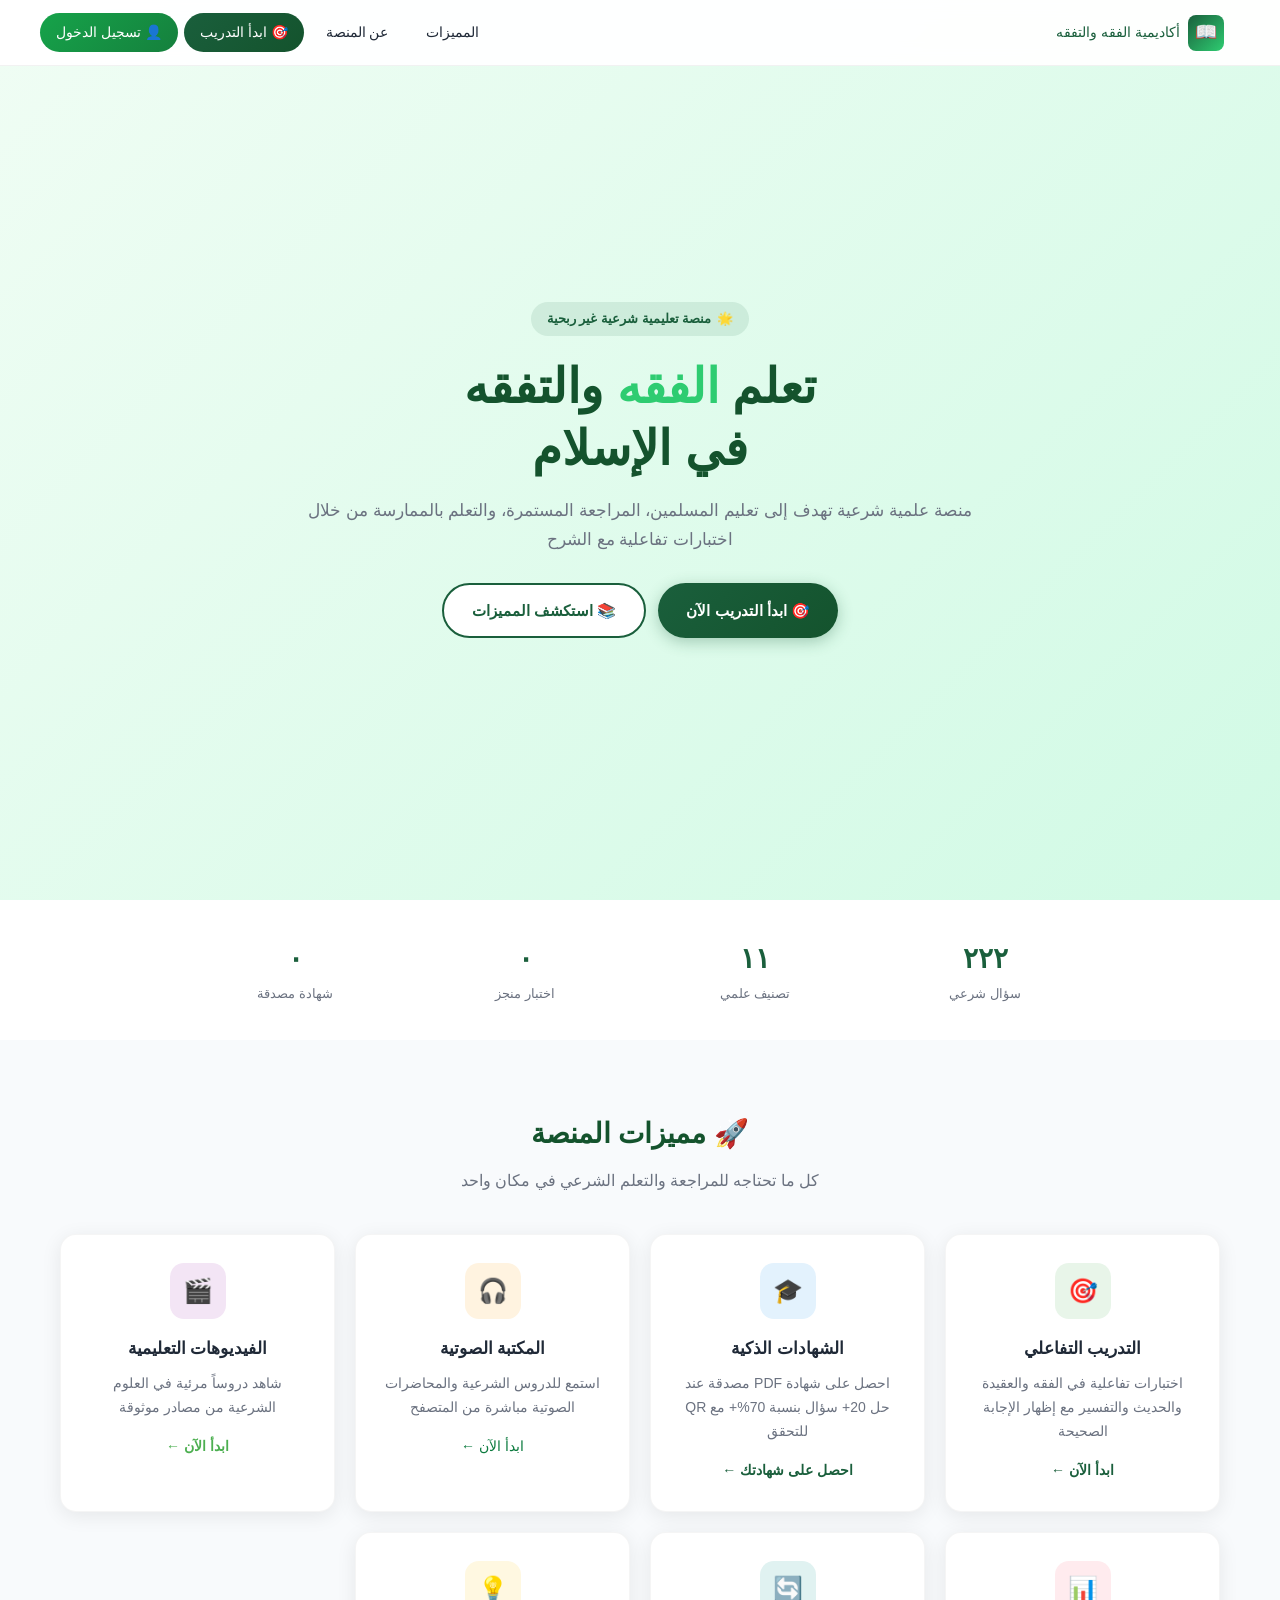
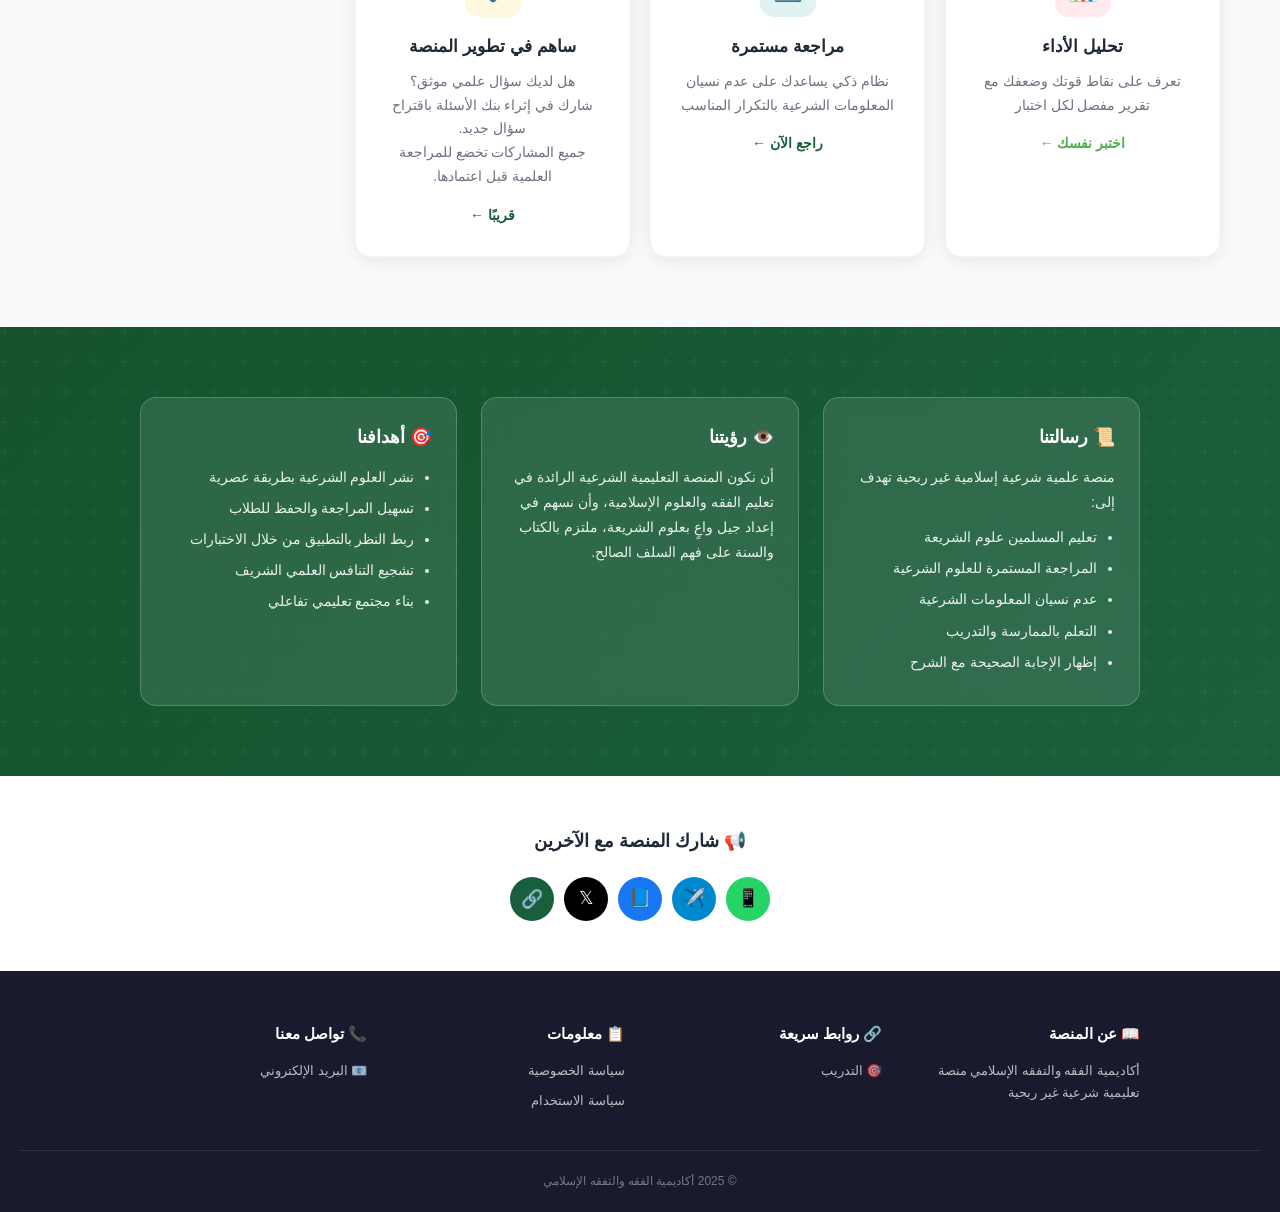
<file: index.html>
<!DOCTYPE html>
<html lang="ar" dir="rtl">
<head>
<meta charset="UTF-8">
<meta name="viewport" content="width=device-width, initial-scale=1.0">
<title>أكاديمية الفقه والتفقه الإسلامي</title>
<style>
*{margin:0;padding:0;box-sizing:border-box}
body{font-family:'Segoe UI',Tahoma,sans-serif;background:#f8fafc;color:#1f2937;line-height:1.7}
a{text-decoration:none;color:inherit}

/* Navbar */
.nav{position:fixed;top:0;left:0;right:0;background:rgba(255,255,255,.95);backdrop-filter:blur(10px);border-bottom:1px solid rgba(0,0,0,.05);z-index:1000;padding:0 20px}
.nav-in{max-width:1200px;margin:0 auto;display:flex;justify-content:space-between;align-items:center;height:65px}
.logo{display:flex;align-items:center;gap:8px;font-size:17px;font-weight:700;color:#1a5f3c}
.logo span{width:36px;height:36px;background:linear-gradient(135deg,#1a5f3c,#2ecc71);border-radius:8px;display:flex;align-items:center;justify-content:center;color:#fff;font-size:18px}
.nav-links{display:flex;gap:6px;align-items:center}
.nav a{padding:8px 16px;border-radius:8px;font-size:14px;font-weight:500;transition:.3s}
.nav a:hover{background:rgba(26,95,60,.08);color:#1a5f3c}
.nav .btn{background:linear-gradient(135deg,#1a5f3c,#14532d);color:#fff!important;border-radius:50px!important}
.mob-btn{display:none;background:none;border:none;font-size:24px;cursor:pointer}

/* User badge in navbar */
.user-badge{display:flex;align-items:center;gap:8px;background:linear-gradient(135deg,#ecfdf5,#dcfce7);padding:6px 14px;border-radius:50px;border:1px solid #bbf7d0;font-size:13px;font-weight:600;color:#065f46;cursor:pointer;transition:.3s}
.user-badge:hover{background:#dcfce7}
.user-badge .avatar{width:28px;height:28px;background:linear-gradient(135deg,#16a34a,#15803d);border-radius:50%;display:flex;align-items:center;justify-content:center;color:#fff;font-size:14px;font-weight:700}

/* Hero */
.hero{min-height:100vh;display:flex;align-items:center;justify-content:center;padding:100px 20px 60px;background:linear-gradient(135deg,#f0fdf4,#d1fae5);text-align:center}
.hero-in{max-width:700px}
.hero-badge{display:inline-flex;align-items:center;gap:6px;background:rgba(26,95,60,.1);color:#1a5f3c;padding:6px 16px;border-radius:50px;font-size:13px;font-weight:600;margin-bottom:20px}
.hero h1{font-size:clamp(28px,5vw,48px);font-weight:800;color:#14532d;line-height:1.3;margin-bottom:16px}
.hero h1 span{color:#2ecc71}
.hero p{color:#6b7280;font-size:17px;margin-bottom:28px}
.hero-btns{display:flex;gap:12px;justify-content:center;flex-wrap:wrap}
.btn{padding:13px 28px;border-radius:50px;font-size:15px;font-weight:600;cursor:pointer;border:none;font-family:inherit;display:inline-flex;align-items:center;gap:6px;transition:.3s}
.btn-p{background:linear-gradient(135deg,#1a5f3c,#14532d);color:#fff;box-shadow:0 4px 15px rgba(26,95,60,.3)}
.btn-p:hover{transform:translateY(-2px);box-shadow:0 8px 25px rgba(26,95,60,.4)}
.btn-s{background:#fff;color:#1a5f3c;border:2px solid #1a5f3c}
.btn-s:hover{background:#1a5f3c;color:#fff}

/* Stats */
.stats{background:#fff;padding:35px 20px}
.stats-in{max-width:900px;margin:0 auto;display:grid;grid-template-columns:repeat(auto-fit,minmax(140px,1fr));gap:20px;text-align:center}
.stats h3{font-size:28px;font-weight:800;color:#1a5f3c}
.stats p{font-size:13px;color:#6b7280}

/* Features */
.sec{padding:70px 20px;max-width:1200px;margin:0 auto}
.sec h2{text-align:center;font-size:28px;font-weight:800;color:#14532d;margin-bottom:10px}
.sec > p{text-align:center;color:#6b7280;margin-bottom:40px}
.feat{display:grid;grid-template-columns:repeat(auto-fit,minmax(260px,1fr));gap:20px}
.card{background:#fff;padding:28px;border-radius:16px;box-shadow:0 4px 20px rgba(0,0,0,.08);text-align:center;transition:.3s;border:1px solid rgba(0,0,0,.04)}
.card:hover{transform:translateY(-6px);box-shadow:0 12px 40px rgba(0,0,0,.12)}
.card .ic{width:56px;height:56px;border-radius:14px;display:flex;align-items:center;justify-content:center;font-size:24px;margin:0 auto 16px}
.card h3{font-size:17px;margin-bottom:8px}
.card p{font-size:14px;color:#6b7280;margin-bottom:12px}
.card a{color:#1a5f3c;font-weight:600;font-size:14px}
.card a:hover{color:#14532d}

/* Vision */
.vis{background:linear-gradient(135deg,#14532d,#1a5f3c);color:#fff;padding:70px 20px;position:relative}
.vis::before{content:'';position:absolute;inset:0;background:url("data:image/svg+xml,%3Csvg width='60' height='60' viewBox='0 0 60 60' xmlns='http://www.w3.org/2000/svg'%3E%3Cg fill='%23fff' fill-opacity='0.03'%3E%3Cpath d='M36 34v-4h-2v4h-4v2h4v4h2v-4h4v-2h-4zm0-30V0h-2v4h-4v2h4v4h2V6h4V4h-4zM6 34v-4H4v4H0v2h4v4h2v-4h4v-2H6zM6 4V0H4v4H0v2h4v4h2V6h4V4H6z'/%3E%3C/g%3E%3C/svg%3E")}
.vis-in{max-width:1000px;margin:0 auto;display:grid;grid-template-columns:repeat(auto-fit,minmax(260px,1fr));gap:24px;position:relative;z-index:1}
.vis-box{background:rgba(255,255,255,.1);backdrop-filter:blur(10px);padding:24px;border-radius:16px;border:1px solid rgba(255,255,255,.2)}
.vis-box h3{font-size:18px;margin-bottom:12px;display:flex;align-items:center;gap:8px}
.vis-box p,.vis-box li{font-size:14px;opacity:.9;line-height:1.8}
.vis-box ul{padding-right:18px;margin-top:10px}
.vis-box li{margin-bottom:6px}

/* Share */
.share{text-align:center;padding:50px 20px;background:#fff}
.share h3{font-size:18px;margin-bottom:20px}
.share-btns{display:flex;gap:10px;justify-content:center;flex-wrap:wrap}
.share-btns a,.share-btns button{width:44px;height:44px;border-radius:50%;display:flex;align-items:center;justify-content:center;font-size:18px;color:#fff;transition:.3s;border:none;cursor:pointer}
.share-btns a:hover,.share-btns button:hover{transform:translateY(-3px) scale(1.1)}
.s-wa{background:#25d366}.s-tg{background:#08c}.s-fb{background:#1877f2}.s-x{background:#000}.s-link{background:#1a5f3c}

/* Footer */
.foot{background:#1a1a2e;color:rgba(255,255,255,.7);padding:50px 20px 20px}
.foot-in{max-width:1000px;margin:0 auto;display:grid;grid-template-columns:repeat(auto-fit,minmax(180px,1fr));gap:30px;margin-bottom:30px}
.foot h4{color:#fff;font-size:15px;margin-bottom:14px}
.foot a,.foot p{display:block;font-size:13px;margin-bottom:8px;transition:.3s}
.foot a:hover{color:#2ecc71}
.foot-bot{text-align:center;padding-top:20px;border-top:1px solid rgba(255,255,255,.1);font-size:12px;color:rgba(255,255,255,.4)}

/* Modal */
.mod{position:fixed;inset:0;background:rgba(0,0,0,.5);backdrop-filter:blur(4px);z-index:2000;display:none;align-items:center;justify-content:center;padding:20px}
.mod.on{display:flex}
.mod-box{background:#fff;padding:28px;border-radius:16px;max-width:400px;width:100%;text-align:center;position:relative}
.mod-box h3{font-size:18px;color:#14532d;margin-bottom:6px}
.mod-box p{color:#6b7280;font-size:14px;margin-bottom:20px}
.mod-box input{width:100%;padding:12px;border:2px solid #e5e7eb;border-radius:12px;font-size:15px;font-family:inherit;margin-bottom:16px;text-align:center}
.mod-box input:focus{outline:none;border-color:#1a5f3c}
.mod-close{position:absolute;top:12px;left:12px;background:none;border:none;font-size:20px;cursor:pointer;color:#6b7280}

/* ====== Registration Modal Styles ====== */
.reg-mod{position:fixed;inset:0;background:rgba(0,0,0,.6);backdrop-filter:blur(6px);z-index:3000;display:none;align-items:center;justify-content:center;padding:20px}
.reg-mod.on{display:flex}
.reg-box{background:#fff;padding:32px;border-radius:20px;max-width:480px;width:100%;position:relative;box-shadow:0 24px 60px rgba(0,0,0,.25);max-height:90vh;overflow-y:auto}
.reg-box h2{font-size:22px;color:#14532d;margin-bottom:6px;text-align:center;font-weight:800}
.reg-box .sub{color:#6b7280;font-size:14px;text-align:center;margin-bottom:24px}
.reg-close{position:absolute;top:16px;left:16px;background:none;border:none;font-size:22px;cursor:pointer;color:#6b7280;width:36px;height:36px;border-radius:50%;display:flex;align-items:center;justify-content:center;transition:.2s}
.reg-close:hover{background:#f3f4f6}
.reg-field{margin-bottom:16px}
.reg-field label{display:block;font-size:13px;font-weight:700;color:#065f46;margin-bottom:6px}
.reg-field label .req{color:#dc2626}
.reg-field input,.reg-field select{width:100%;padding:12px 14px;border:2px solid #d1fae5;border-radius:12px;font-size:15px;font-family:inherit;color:#065f46;background:#fff;transition:.2s}
.reg-field input:focus,.reg-field select:focus{outline:none;border-color:#16a34a;box-shadow:0 0 0 3px rgba(22,163,74,.1)}
.reg-field input::placeholder{color:#9ca3af}
.reg-grid{display:grid;grid-template-columns:1fr 1fr;gap:12px}
.reg-btns{display:flex;gap:10px;margin-top:24px}
.reg-btns button{flex:1;padding:14px;border-radius:12px;font-size:15px;font-weight:700;cursor:pointer;border:none;font-family:inherit;transition:.2s}
.reg-btns .reg-btn-p{background:linear-gradient(135deg,#16a34a,#15803d);color:#fff;box-shadow:0 4px 16px rgba(22,163,74,.3)}
.reg-btns .reg-btn-p:hover{transform:translateY(-2px);box-shadow:0 8px 25px rgba(22,163,74,.4)}
.reg-btns .reg-btn-s{background:#f3f4f6;color:#6b7280}
.reg-btn-s:hover{background:#e5e7eb}
.reg-guest{text-align:center;margin-top:16px;padding-top:16px;border-top:1px solid #e5e7eb}
.reg-guest button{background:none;border:none;color:#16a34a;font-size:14px;font-weight:700;cursor:pointer;text-decoration:underline}
.reg-guest button:hover{color:#15803d}
.reg-error{color:#dc2626;font-size:13px;font-weight:700;margin-top:-8px;margin-bottom:12px;display:none;text-align:right}

/* User dropdown menu */
.user-menu{position:absolute;top:55px;left:10px;background:#fff;border-radius:12px;box-shadow:0 8px 30px rgba(0,0,0,.15);padding:8px;min-width:180px;display:none;z-index:1001;border:1px solid #e5e7eb}
.user-menu.on{display:block}
.user-menu-item{display:flex;align-items:center;gap:10px;padding:10px 14px;border-radius:8px;font-size:14px;font-weight:600;color:#374151;cursor:pointer;transition:.2s}
.user-menu-item:hover{background:#f0fdf4;color:#065f46}
.user-menu-hr{margin:6px 0;border:none;border-top:1px solid #e5e7eb}

/* Progress section for registered users */
.prog-sec{background:linear-gradient(135deg,#ecfdf5,#dcfce7);padding:40px 20px;margin:40px 0;border-radius:20px;border:2px solid #bbf7d0}
.prog-sec h2{text-align:center;color:#065f46;font-size:24px;font-weight:800;margin-bottom:24px}
.prog-grid{max-width:900px;margin:0 auto;display:grid;grid-template-columns:repeat(auto-fit,minmax(200px,1fr));gap:20px}
.prog-card{background:#fff;padding:24px;border-radius:16px;text-align:center;box-shadow:0 4px 16px rgba(0,0,0,.08)}
.prog-card .n{font-size:36px;font-weight:800;color:#16a34a}
.prog-card .l{font-size:14px;color:#6b7280;margin-top:4px;font-weight:600}

/* Mobile */
@media(max-width:768px){
.nav-links{display:none;position:absolute;top:65px;left:0;right:0;background:#fff;padding:16px;flex-direction:column;box-shadow:0 4px 20px rgba(0,0,0,.1)}
.nav-links.on{display:flex}
.mob-btn{display:block}
.hero{padding-top:80px}
.stats-in{grid-template-columns:repeat(2,1fr)}
.reg-grid{grid-template-columns:1fr}
.user-menu{left:auto;right:10px}
}
</style>

<base target="_self">
</head>
<body>

<nav class="nav" id="nav">
  <div class="nav-in">
    <a href="index.html" class="logo" id="secretAdminTrigger">
    <span>📖</span>أكاديمية الفقه والتفقه
</a>
        <div class="nav-links" id="navLinks">
      <a href="#feat">المميزات</a>
      <a href="#vis">عن المنصة</a>
      <a href="training.html" class="btn">🎯 ابدأ التدريب</a>
      <!-- User badge will be inserted here by JS -->
      <span id="navUserArea"></span>
    </div>
    <button class="mob-btn" onclick="document.getElementById('navLinks').classList.toggle('on')">☰</button>
  </div>
</nav>

<section class="hero">
  <div class="hero-in">
    <div class="hero-badge"><span>🌟</span><span>منصة تعليمية شرعية غير ربحية</span></div>
    <h1>تعلم <span>الفقه</span> والتفقه<br>في الإسلام</h1>
    <p>منصة علمية شرعية تهدف إلى تعليم المسلمين، المراجعة المستمرة، والتعلم بالممارسة من خلال اختبارات تفاعلية مع الشرح</p>
    <div class="hero-btns">
      <a href="training.html" class="btn btn-p" id="startBtn">🎯 ابدأ التدريب الآن</a>
      <a href="#feat" class="btn btn-s">📚 استكشف المميزات</a>
    </div>
  </div>
</section>

<section class="stats">
  <div class="stats-in">
    <div><h3 id="stQ">0</h3><p>سؤال شرعي</p></div>
    <div><h3 id="stC">0</h3><p>تصنيف علمي</p></div>
    <div><h3 id="stE">0</h3><p>اختبار منجز</p></div>
    <div><h3 id="stR">0</h3><p>شهادة مصدقة</p></div>
  </div>
</section>

<!-- Progress Section (shown only for registered trainees) -->
<section class="prog-sec" id="progSec" style="display:none">
  <h2>📊 تقدمك التعليمي</h2>
  <div class="prog-grid">
    <div class="prog-card">
      <div class="n" id="progAns">0</div>
      <div class="l">سؤال أجبت عليه</div>
    </div>
    <div class="prog-card">
      <div class="n" id="progCorrect">0</div>
      <div class="l">إجابة صحيحة</div>
    </div>
    <div class="prog-card">
      <div class="n" id="progRate">0%</div>
      <div class="l">نسبة النجاح</div>
    </div>
    <div class="prog-card">
      <div class="n" id="progCerts">0</div>
      <div class="l">شهادات محصل عليها</div>
    </div>
  </div>
</section>

<section class="sec" id="feat">
  <h2>🚀 مميزات المنصة</h2>
  <p>كل ما تحتاجه للمراجعة والتعلم الشرعي في مكان واحد</p>
  <div class="feat">
    <div class="card">
      <div class="ic" style="background:#e8f5e9">🎯</div>
      <h3>التدريب التفاعلي</h3>
      <p>اختبارات تفاعلية في الفقه والعقيدة والحديث والتفسير مع إظهار الإجابة الصحيحة</p>
      <a href="training.html">ابدأ الآن ←</a>
    </div>
    <div class="card">
      <div class="ic" style="background:#e3f2fd">🎓</div>
      <h3>الشهادات الذكية</h3>
      <p>احصل على شهادة PDF مصدقة عند حل 20+ سؤال بنسبة 70%+ مع QR للتحقق</p>
      <a href="training.html">احصل على شهادتك ←</a>
    </div>
            <a href="audio-library.html" class="card" style="text-decoration:none;color:inherit;">
      <div class="ic" style="background:#fff3e0">🎧</div>
      <h3>المكتبة الصوتية</h3>
      <p>استمع للدروس الشرعية والمحاضرات الصوتية مباشرة من المتصفح</p>
      <span style="color:#0b7a3e;font-size:14px">ابدأ الآن ←</span>
    </a>
    
    <a href="videos_educational.html" class="card" style="text-decoration:none; color:inherit; display:block;">
  <div class="ic" style="background:#f3e5f5">🎬</div>
  <h3>الفيديوهات التعليمية</h3>
  <p>شاهد دروساً مرئية في العلوم الشرعية من مصادر موثوقة</p>
  <span style="color:#4caf50;font-size:14px;font-weight:bold;">ابدأ الآن ←</span>
</a>
    <a href="training.html" class="card" style="text-decoration:none; color:inherit; display:block;">
  <div class="ic" style="background:#ffebee">📊</div>
  <h3>تحليل الأداء</h3>
  <p>تعرف على نقاط قوتك وضعفك مع تقرير مفصل لكل اختبار</p>
  <span style="color:#4caf50;font-size:14px;font-weight:bold;">اختبر نفسك ←</span>
</a>
    <div class="card">
      <div class="ic" style="background:#e0f2f1">🔄</div>
      <h3>مراجعة مستمرة</h3>
      <p>نظام ذكي يساعدك على عدم نسيان المعلومات الشرعية بالتكرار المناسب</p>
      <a href="training.html">راجع الآن ←</a>
    </div>
    <div class="card">
  <div class="ic" style="background:#fff8e1">💡</div>

  <h3>ساهم في تطوير المنصة</h3>

  <p>
    هل لديك سؤال علمي موثق؟
    <br>
    شارك في إثراء بنك الأسئلة باقتراح سؤال جديد.
    <br>
    جميع المشاركات تخضع للمراجعة العلمية قبل اعتمادها.
  </p>

  <a href="#" class="coming-soon">قريبًا ←</a>
</div>
  </div>
</section>

<section class="vis" id="vis">
  <div class="vis-in">
    <div class="vis-box">
      <h3>📜 رسالتنا</h3>
      <p>منصة علمية شرعية إسلامية غير ربحية تهدف إلى:</p>
      <ul><li>تعليم المسلمين علوم الشريعة</li><li>المراجعة المستمرة للعلوم الشرعية</li><li>عدم نسيان المعلومات الشرعية</li><li>التعلم بالممارسة والتدريب</li><li>إظهار الإجابة الصحيحة مع الشرح</li></ul>
    </div>
    <div class="vis-box">
      <h3>👁️ رؤيتنا</h3>
      <p>أن نكون المنصة التعليمية الشرعية الرائدة في تعليم الفقه والعلوم الإسلامية، وأن نسهم في إعداد جيل واعٍ بعلوم الشريعة، ملتزم بالكتاب والسنة على فهم السلف الصالح.</p>
    </div>
    <div class="vis-box">
      <h3>🎯 أهدافنا</h3>
      <ul><li>نشر العلوم الشرعية بطريقة عصرية</li><li>تسهيل المراجعة والحفظ للطلاب</li><li>ربط النظر بالتطبيق من خلال الاختبارات</li><li>تشجيع التنافس العلمي الشريف</li><li>بناء مجتمع تعليمي تفاعلي</li></ul>
    </div>
  </div>
</section>

<section class="share">
  <h3>📢 شارك المنصة مع الآخرين</h3>
  <div class="share-btns">
    <a href="#" class="s-wa" onclick="sh('wa');return false" title="WhatsApp">📱</a>
    <a href="#" class="s-tg" onclick="sh('tg');return false" title="Telegram">✈️</a>
    <a href="#" class="s-fb" onclick="sh('fb');return false" title="Facebook">📘</a>
    <a href="#" class="s-x" onclick="sh('x');return false" title="X">𝕏</a>
    <button class="s-link" onclick="cpLink()" title="نسخ الرابط">🔗</button>
  </div>
</section>

<footer class="foot">
  <div class="foot-in">
    <div>
      <h4>📖 عن المنصة</h4>
      <p>أكاديمية الفقه والتفقه الإسلامي منصة تعليمية شرعية غير ربحية</p>
    </div>
    <div>
      <h4>🔗 روابط سريعة</h4>
      <a href="training.html">🎯 التدريب</a>
      <!-- Admin links hidden from normal users -->
      <a href="raseen-fiqh-admin-2026-X8M4.html" class="admin-link" style="display:none">⚙️ لوحة الإدارة</a>
      <a href="add-question.html" class="admin-link" style="display:none">📝 إدارة الأسئلة</a>
    </div>
    <div>
      <h4>📋 معلومات</h4>
      <a href="#" onclick="alert('لا نقوم بجمع أي بيانات شخصية');return false">سياسة الخصوصية</a>
      <a href="#" onclick="alert('المنصة مخصصة للتعليم الشرعي فقط');return false">سياسة الاستخدام</a>
    </div>
    <div>
      <h4>📞 تواصل معنا</h4>
      <a href="mailto:info@fiqh-academy.org">📧 البريد الإلكتروني</a>
    </div>
  </div>
  <div class="foot-bot">© 2025 أكاديمية الفقه والتفقه الإسلامي</div>
</footer>

<!-- Name Modal (for quick start) -->
<div class="mod" id="mod" onclick="if(event.target===this)closeMod()">
  <div class="mod-box">
    <button class="mod-close" onclick="closeMod()">✕</button>
    <h3>🎯 ابدأ التدريب</h3>
    <p>اكتب اسمك فقط للبدء — لا يحتاج تسجيل</p>
    <input type="text" id="nm" placeholder="اسم المتدرب" maxlength="50">
    <a href="training.html" class="btn btn-p" style="width:100%;justify-content:center" onclick="return svNm()">🚀 ابدأ الاختبار</a>
  </div>
</div>

<!-- Registration Modal -->
<div class="reg-mod" id="regMod" onclick="if(event.target===this)closeRegMod()">
  <div class="reg-box">
    <button class="reg-close" onclick="closeRegMod()">✕</button>
    <h2>👤 تسجيل كمتدرب</h2>
    <p class="sub">سجّل بياناتك لحفظ تقدمك وشهاداتك</p>

    <div class="reg-field">
      <label>الاسم الكريم <span class="req">*</span></label>
      <input type="text" id="regName" placeholder="محمد أحمد" maxlength="50">
    </div>

    <div class="reg-field">
      <label>البريد الإلكتروني <span class="req">*</span></label>
      <input type="email" id="regEmail" placeholder="example@email.com" maxlength="100">
    </div>

    <div class="reg-grid">
      <div class="reg-field">
        <label>العمر</label>
        <input type="number" id="regAge" placeholder="25" min="5" max="120">
      </div>
      <div class="reg-field">
        <label>الجنس</label>
        <select id="regGender">
          <option value="">اختر...</option>
          <option value="ذكر">ذكر</option>
          <option value="أنثى">أنثى</option>
        </select>
      </div>
    </div>

    <div class="reg-field">
      <label>أعلى شهادة دراسية</label>
      <select id="regEdu">
        <option value="">اختر...</option>
        <option value="ابتدائي">ابتدائي</option>
        <option value="متوسط">متوسط</option>
        <option value="ثانوي">ثانوي</option>
        <option value="جامعي">جامعي</option>
        <option value="ماجستير">ماجستير</option>
        <option value="دكتوراه">دكتوراه</option>
      </select>
    </div>

    <div class="reg-error" id="regError">⚠️ يرجى ملء الاسم والبريد الإلكتروني بشكل صحيح</div>

    <div class="reg-btns">
      <button class="reg-btn-s" onclick="closeRegMod()">إلغاء</button>
      <button class="reg-btn-p" onclick="doRegister()">💾 تسجيل</button>
    </div>

    <div class="reg-guest">
      <button onclick="enterAsGuest()">👤 الدخول كزائر بدون تسجيل</button>
    </div>
  </div>
</div>

<script>
const SITE='https://raseencloud.github.io/fiqh-tafaqh/';
const JSON_URL='https://raseencloud.github.io/fiqh-tafaqh/fiqh-questions.json';

// ====== USER SYSTEM ======
let currentUser = null;

function initUser(){
  const saved = localStorage.getItem('fiqh_user');
  if(saved){
    try{ currentUser = JSON.parse(saved); }catch(e){ currentUser = null; }
  }
  updateNavUser();
  updateProgress();
}

  
function updateNavUser(){
  const area = document.getElementById('navUserArea');
  if(!area) return;

  if(currentUser && currentUser.name){
    // Show user badge with dropdown
    area.innerHTML = `
      <div style="position:relative;display:inline-block">
        <div class="user-badge" onclick="toggleUserMenu()">
          <div class="avatar">${currentUser.name.charAt(0)}</div>
          <span>${currentUser.name}</span>
          <span style="font-size:10px">▼</span>
        </div>
        <div class="user-menu" id="userMenu">
          <div class="user-menu-item" onclick="openRegMod()">✏️ تعديل بياناتي</div>
          <div class="user-menu-item" onclick="goToTraining()">🎯 ابدأ التدريب</div>
          <div class="user-menu-hr"></div>
          <div class="user-menu-item" onclick="logoutUser()" style="color:#dc2626">🚪 تسجيل الخروج</div>
        </div>
      </div>
    `;
  } else {
    // Show login button
    area.innerHTML = `<a href="#" class="btn" style="background:linear-gradient(135deg,#16a34a,#15803d);color:#fff!important" onclick="openRegMod();return false">👤 تسجيل الدخول</a>`;
  }
}

function toggleUserMenu(){
  const menu = document.getElementById('userMenu');
  if(menu) menu.classList.toggle('on');
}

// Close user menu when clicking outside
document.addEventListener('click', function(e){
  const menu = document.getElementById('userMenu');
  const badge = document.querySelector('.user-badge');
  if(menu && badge && !badge.contains(e.target) && !menu.contains(e.target)){
    menu.classList.remove('on');
  }
});

function openRegMod(){
  document.getElementById('regMod').classList.add('on');
  document.getElementById('regError').style.display = 'none';

  // Pre-fill if user exists
  if(currentUser){
    document.getElementById('regName').value = currentUser.name || '';
    document.getElementById('regEmail').value = currentUser.email || '';
    document.getElementById('regAge').value = currentUser.age || '';
    document.getElementById('regGender').value = currentUser.gender || '';
    document.getElementById('regEdu').value = currentUser.education || '';
  }

  setTimeout(()=>document.getElementById('regName').focus(),100);
}

function closeRegMod(){
  document.getElementById('regMod').classList.remove('on');
}

function doRegister(){
  const name = document.getElementById('regName').value.trim();
  const email = document.getElementById('regEmail').value.trim();
  const age = document.getElementById('regAge').value;
  const gender = document.getElementById('regGender').value;
  const education = document.getElementById('regEdu').value;
  const errorEl = document.getElementById('regError');

  // Validation
  if(!name || name.length < 2){
    errorEl.textContent = '⚠️ الاسم مطلوب (حرفين على الأقل)';
    errorEl.style.display = 'block';
    return;
  }

  if(!email || !email.includes('@') || !email.includes('.')){
    errorEl.textContent = '⚠️ أدخل بريد إلكتروني صحيح';
    errorEl.style.display = 'block';
    return;
  }

// Save user
currentUser = {
  name,
  email,
  age: age || null,
  gender: gender || null,
  education: education || null
};

// الحفظ باستخدام مدير بيانات المستخدم الجديد
saveUser(currentUser);

// للتوافق مع الإصدارات السابقة
localStorage.setItem('trainee_name', name);
  errorEl.style.display = 'none';
  closeRegMod();
  updateNavUser();
  updateProgress();

  // Show welcome toast (simple alert for now)
  setTimeout(()=>{
    alert('✅ مرحباً ' + name + '! تم تسجيلك بنجاح. تقدمك سيُحفظ تلقائياً.');
  }, 300);
}

function enterAsGuest(){
  closeRegMod();
  // Just close modal, user stays as guest
}

function logoutUser(){
  if(!confirm('هل تريد تسجيل الخروج؟ سيتم حفظ تقدمك.')) return;
  currentUser = null;
  localStorage.removeItem('fiqh_user');
  localStorage.removeItem('trainee_name');
  updateNavUser();
  updateProgress();
  document.getElementById('userMenu')?.classList.remove('on');
}

function goToTraining(){
  window.location.href = 'training.html';
}

// Update progress section
function updateProgress(){
  const sec = document.getElementById('progSec');
  if(!sec) return;

  if(!currentUser){
    sec.style.display = 'none';
    return;
  }

  // Get progress from localStorage
  const progress = JSON.parse(localStorage.getItem('fiqh_progress_' + currentUser.email) || '{}');
  const totalAnswered = progress.totalAnswered || 0;
  const totalCorrect = progress.totalCorrect || 0;
  const totalCerts = progress.totalCerts || 0;
  const rate = totalAnswered > 0 ? Math.round((totalCorrect / totalAnswered) * 100) : 0;

  document.getElementById('progAns').textContent = totalAnswered;
  document.getElementById('progCorrect').textContent = totalCorrect;
  document.getElementById('progRate').textContent = rate + '%';
  document.getElementById('progCerts').textContent = totalCerts;

  sec.style.display = 'block';
}

// ====== EXISTING CODE (preserved) ======

// Navbar scroll
window.onscroll=()=>document.getElementById('nav').style.boxShadow=window.scrollY>50?'0 4px 20px rgba(0,0,0,.1)':'none';

// Load stats
fetch(JSON_URL+'?v='+Date.now()).then(r=>r.json()).then(d=>{
  if(Array.isArray(d)){
    anim('stQ',d.length);
    anim('stC',[...new Set(d.map(q=>q.category).filter(Boolean))].length);
  }
}).catch(()=>{anim('stQ',124);anim('stC',10)});
anim('stE',+(localStorage.getItem('total_exams')||0));
anim('stR',+(localStorage.getItem('total_certs')||0));

function anim(id,tgt){
  let el=document.getElementById(id);
  if(!el)return;
  let c=0,step=Math.ceil(tgt/25);
  let iv=setInterval(()=>{c+=step;if(c>=tgt){c=tgt;clearInterval(iv)}el.textContent=c.toLocaleString('ar-SA')},40);
}

// Modal
function openMod(){document.getElementById('mod').classList.add('on');setTimeout(()=>document.getElementById('nm').focus(),100)}
function closeMod(){document.getElementById('mod').classList.remove('on')}
function svNm(){let n=document.getElementById('nm').value.trim();if(!n){alert('⚠️ أدخل اسمك');return false}localStorage.setItem('trainee_name',n);return true}
document.getElementById('nm').onkeypress=e=>{if(e.key==='Enter'&&svNm())document.querySelector('.mod-box .btn').click()};

// Share
function sh(p){
  let t='أكاديمية الفقه والتفقه الإسلامي - منصة تعليمية شرعية غير ربحية';
  let u=encodeURIComponent(SITE),txt=encodeURIComponent(t);
  let urls={wa:'https://wa.me/?text='+txt+'%20'+u,tg:'https://t.me/share/url?url='+u+'&text='+txt,fb:'https://www.facebook.com/sharer/sharer.php?u='+u,x:'https://twitter.com/intent/tweet?text='+txt+'&url='+u};
  window.open(urls[p],'_blank','width=600,height=400');
}
function cpLink(){navigator.clipboard.writeText(SITE).then(()=>alert('✅ تم النسخ')).catch(()=>{let i=document.createElement('input');i.value=SITE;document.body.appendChild(i);i.select();document.execCommand('copy');document.body.removeChild(i);alert('✅ تم النسخ')})}

// Intersection Observer for animations
let obs=new IntersectionObserver(es=>es.forEach(e=>{if(e.isIntersecting){e.target.style.opacity=1;e.target.style.transform='translateY(0)'}}),{threshold:.1});
document.querySelectorAll('.card,.vis-box').forEach(el=>{el.style.opacity=0;el.style.transition='opacity .6s,transform .6s';el.style.transform='translateY(20px)';obs.observe(el)});

// Init user system on load
initUser();
</script>

  <script>
document.addEventListener("DOMContentLoaded", function () {
    document.querySelectorAll(".coming-soon").forEach(function (item) {
        item.addEventListener("click", function (e) {
            e.preventDefault();
            alert("شكرًا لاهتمامك. هذه الميزة ستكون متاحة في إصدار قادم بإذن الله.");
        });
    });
});
</script>
  <script>
document.addEventListener("DOMContentLoaded", function () {
    if (sessionStorage.getItem("admin_access") === "granted") {
        document.querySelectorAll(".admin-link").forEach(function(link) {
            link.style.display = "block";
        });
    }
});
</script>
<!-- مدير بيانات المستخدم -->
<script src="docs/user-profile.js"></script>
  
  <script src="docs/admin-auth.js"></script>
  
  <!-- Admin Login Component -->
<!-- نافذة تسجيل دخول الإدارة -->

<div id="adminLoginOverlay" class="admin-overlay" style="display:none;">

    <div class="admin-modal">

        <div class="admin-header">
            🔐 إدارة منصة الفقه والتفقه
        </div>

        <div class="admin-body">

            <label for="adminPassword">
                كلمة المرور
            </label>

            <input
                type="password"
                id="adminPassword"
                placeholder="أدخل كلمة المرور"
                autocomplete="off">

            <div id="adminError" class="admin-error"></div>

        </div>

        <div class="admin-footer">

            <button id="adminLoginBtn">
                دخول
            </button>

            <button id="adminCancelBtn">
                إلغاء
            </button>

        </div>

    </div>

</div>
</body>
</html>
</file>
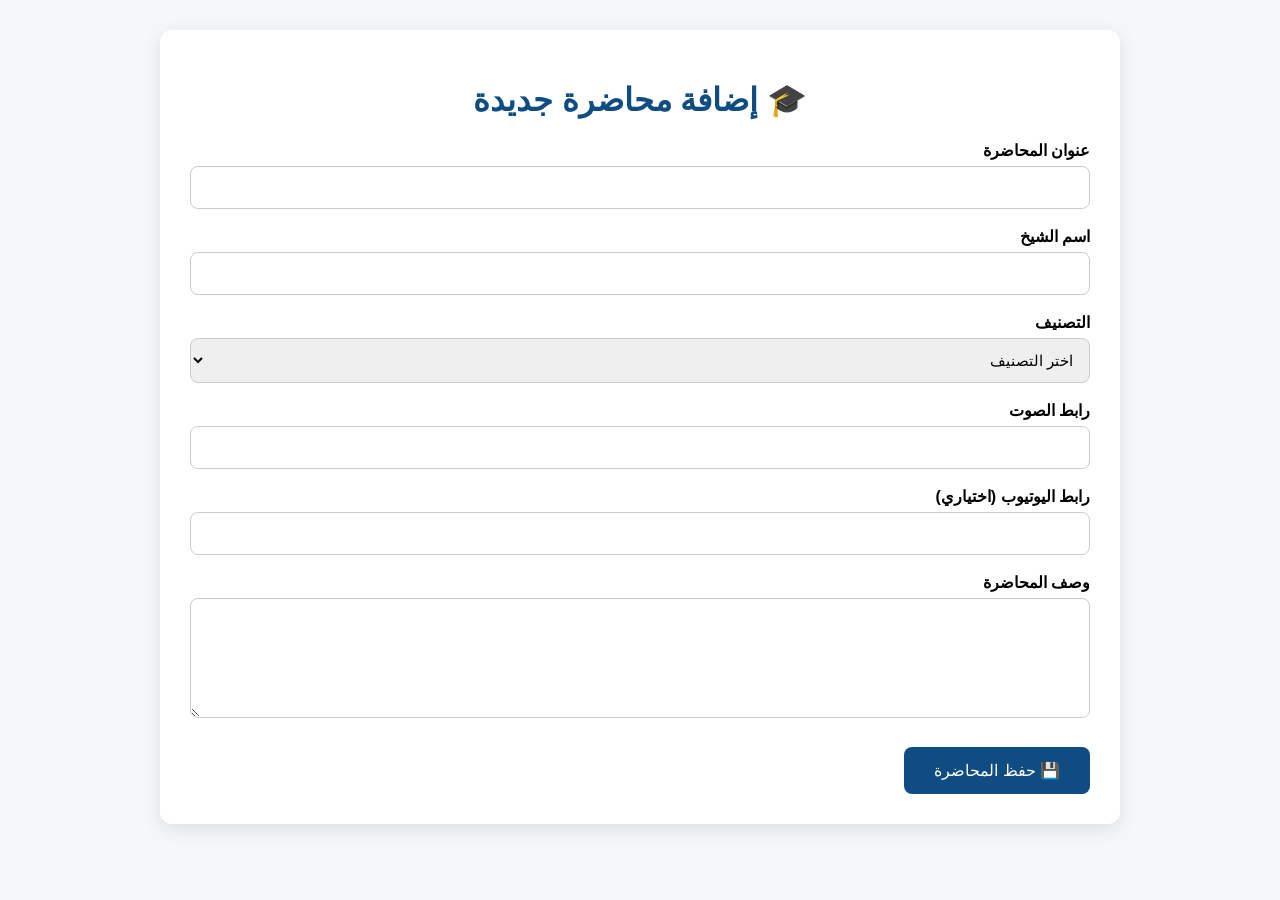
<file: add-lecture.html>
<!DOCTYPE html>
<html lang="ar" dir="rtl">

<head>
    <meta charset="UTF-8">
    <meta name="viewport" content="width=device-width, initial-scale=1.0">
    <title>إضافة محاضرة جديدة</title>

    <style>
        body{
            font-family:Tahoma,Arial,sans-serif;
            background:#f5f7fa;
            margin:0;
            padding:30px;
        }

        .container{
            max-width:900px;
            margin:auto;
            background:white;
            padding:30px;
            border-radius:12px;
            box-shadow:0 5px 20px rgba(0,0,0,.1);
        }

        h1{
            text-align:center;
            color:#0f4c81;
        }

        label{
            display:block;
            margin-top:18px;
            font-weight:bold;
        }

        input,
        textarea,
        select{
            width:100%;
            padding:12px;
            margin-top:6px;
            border:1px solid #ccc;
            border-radius:8px;
            font-size:15px;
            box-sizing:border-box;
        }

        textarea{
            min-height:120px;
        }

        button{
            margin-top:25px;
            background:#0f4c81;
            color:white;
            border:none;
            padding:14px 30px;
            border-radius:8px;
            cursor:pointer;
            font-size:16px;
        }

        button:hover{
            background:#0a3558;
        }
    </style>

</head>

<body>

<div class="container">

<h1>🎓 إضافة محاضرة جديدة</h1>

<label for="title">عنوان المحاضرة</label>
<input type="text" id="title">

<label for="speaker">اسم الشيخ</label>
<input type="text" id="speaker">

<label for="category">التصنيف</label>

<select id="category">
    <option value="">اختر التصنيف</option>
    <option>العقيدة</option>
    <option>الفقه</option>
    <option>التفسير</option>
    <option>الحديث</option>
    <option>السيرة</option>
    <option>الأخلاق</option>
</select>

<label for="audio">رابط الصوت</label>
<input type="url" id="audio">

<label for="youtube">رابط اليوتيوب (اختياري)</label>
<input type="url" id="youtube">

<label for="description">وصف المحاضرة</label>
<textarea id="description"></textarea>

<button id="saveBtn">
💾 حفظ المحاضرة
</button>

</div>

<script src="assets/js/add-lecture.js"></script>

</body>
</html>
</file>
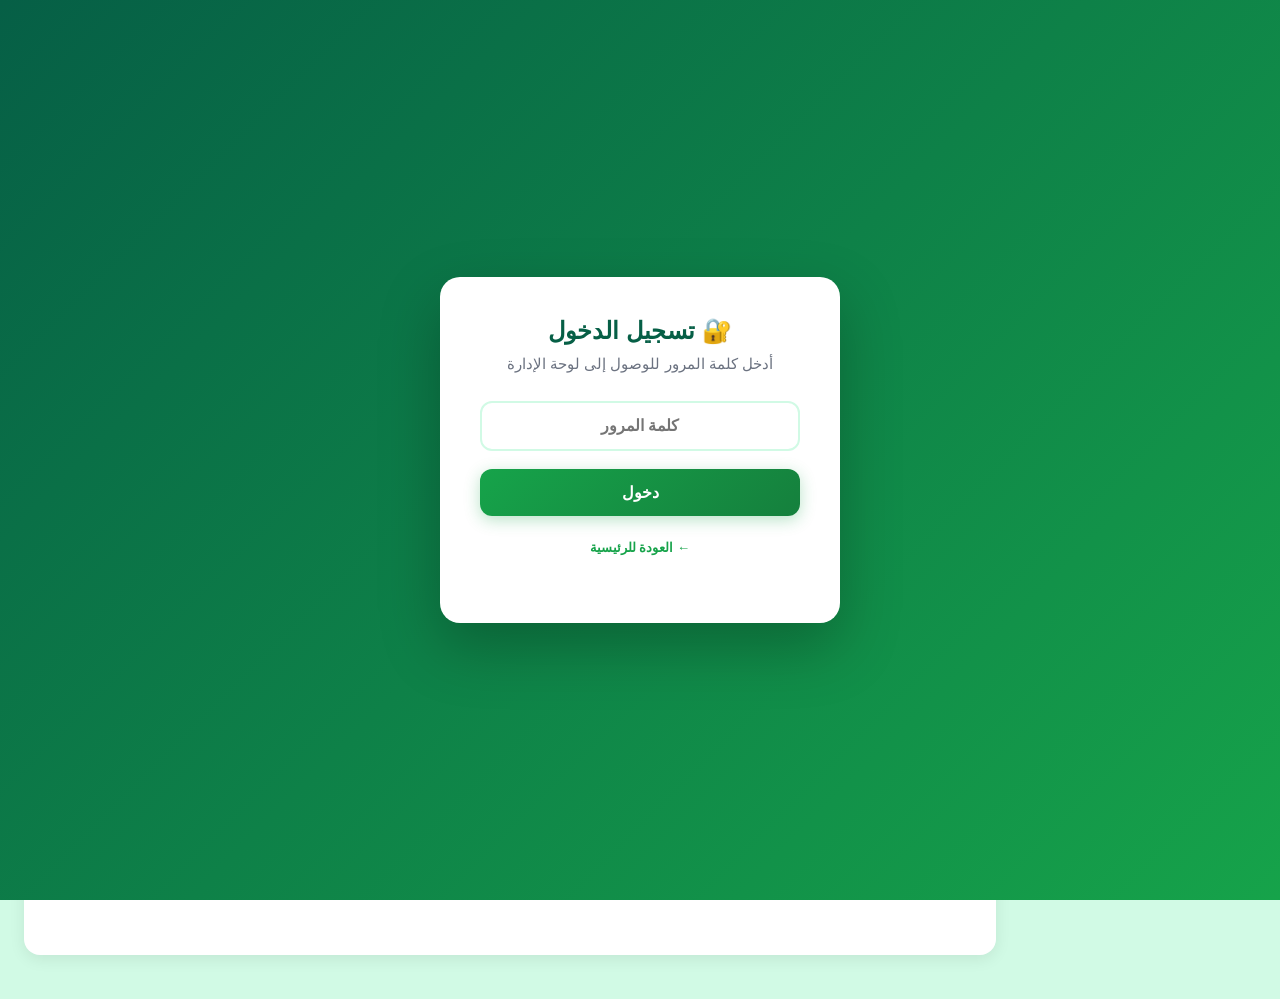
<file: add-question.html>
<!DOCTYPE html>
<html lang="ar" dir="rtl">
<head>
<meta charset="UTF-8">
<meta name="viewport" content="width=device-width, initial-scale=1.0">
<title>إدارة بنك الأسئلة - أكاديمية الفقه</title>
<style>
*{margin:0;padding:0;box-sizing:border-box}
body{font-family:'Segoe UI',Tahoma,sans-serif;background:#d1fae5;min-height:100vh;color:#065f46;font-size:16px}
a{text-decoration:none;color:inherit}

/* ====== Sidebar ====== */
.side{position:fixed;right:0;top:0;width:260px;height:100vh;background:linear-gradient(180deg,#065f46,#16a34a);color:#fff;padding:20px;overflow-y:auto;z-index:1000;transition:transform .3s ease}
.side h1{font-size:18px;text-align:center;padding-bottom:15px;border-bottom:1px solid rgba(255,255,255,.2);margin-bottom:15px}
.side h1 p{font-size:13px;opacity:.85;margin-top:6px}
.nav-item{display:flex;align-items:center;gap:12px;padding:12px 14px;border-radius:10px;margin-bottom:4px;cursor:pointer;transition:.2s;color:rgba(255,255,255,.9);font-size:15px;font-weight:600}
.nav-item:hover,.nav-item.on{background:rgba(255,255,255,.15);color:#fff}
.nav-item .icon{font-size:20px;width:24px;text-align:center}
.nav-sec{font-size:11px;text-transform:uppercase;opacity:.6;margin:18px 0 10px;padding-right:12px;font-weight:700}

.side.collapsed{transform:translateX(100%)}
.main{margin-right:260px;padding:24px;transition:margin-right .3s ease}
.main.expanded{margin-right:0}

.toggle-btn{position:fixed;top:16px;right:270px;z-index:1101;background:#16a34a;color:#fff;border:none;width:42px;height:42px;border-radius:10px;font-size:20px;cursor:pointer;display:flex;align-items:center;justify-content:center;box-shadow:0 4px 12px rgba(0,0,0,.15);transition:.3s}
.toggle-btn:hover{background:#15803d}
.toggle-btn.collapsed{right:16px}

/* ====== Header ====== */
.top{display:flex;justify-content:space-between;align-items:center;margin-bottom:24px;flex-wrap:wrap;gap:12px;background:#fff;padding:16px 24px;border-radius:16px;box-shadow:0 4px 16px rgba(0,0,0,.08)}
.top h2{font-size:24px;color:#065f46;font-weight:800}
.user{display:flex;align-items:center;gap:10px;background:#ecfdf5;padding:8px 16px;border-radius:50px;font-size:14px;font-weight:600;color:#065f46}
.user .role{background:#16a34a;color:#fff;padding:4px 12px;border-radius:20px;font-size:12px;font-weight:700}

/* ====== Stats ====== */
.stats{display:flex;gap:14px;margin-bottom:24px;flex-wrap:wrap}
.stat{background:#fff;padding:18px;border-radius:14px;box-shadow:0 4px 12px rgba(0,0,0,.06);text-align:center;min-width:100px;flex:1;transition:.2s}
.stat:hover{transform:translateY(-2px);box-shadow:0 8px 24px rgba(0,0,0,.1)}
.stat .n{font-size:28px;font-weight:800;color:#065f46}
.stat .l{font-size:13px;color:#6b7280;font-weight:600}

/* ====== Cards ====== */
.card{background:#fff;border-radius:16px;padding:24px;margin-bottom:20px;box-shadow:0 4px 16px rgba(0,0,0,.08)}
.card h3{font-size:18px;color:#065f46;margin-bottom:18px;padding-bottom:10px;border-bottom:2px solid #d1fae5;font-weight:700}

/* ====== Token ====== */
.token-section{background:linear-gradient(135deg,#ecfdf5,#dcfce7);border:2px solid #bbf7d0;border-radius:14px;padding:16px;margin-bottom:20px;display:flex;align-items:center;gap:12px;flex-wrap:wrap}
.token-section input{flex:1;min-width:200px;padding:12px 16px;border:2px solid #d1fae5;border-radius:12px;font-size:14px;font-family:inherit;color:#065f46}
.token-section input:focus{outline:none;border-color:#16a34a}
.token-status{font-size:14px;font-weight:700;padding:6px 14px;border-radius:20px}
.token-status.ok{background:#dcfce7;color:#166534}
.token-status.off{background:#fee2e2;color:#991b1b}
.token-status.warn{background:#fef3c7;color:#92400e}

/* ====== Form ====== */
.form-group{margin-bottom:16px}
.form-group label{display:block;margin-bottom:6px;font-weight:700;font-size:14px;color:#065f46}
.form-group input,.form-group select,.form-group textarea{width:100%;padding:12px 16px;border:2px solid #d1fae5;border-radius:12px;font-size:15px;font-family:inherit;color:#065f46;background:#fff;transition:.2s}
.form-group input:focus,.form-group select:focus,.form-group textarea:focus{outline:none;border-color:#16a34a;box-shadow:0 0 0 3px rgba(22,163,74,.1)}
.form-group textarea{min-height:80px;resize:vertical}

.grid3{display:grid;grid-template-columns:repeat(auto-fit,minmax(200px,1fr));gap:16px}

.answers-grid{display:grid;grid-template-columns:1fr 1fr;gap:12px}
.answer-item{display:flex;align-items:center;gap:10px;background:#f0fdf4;padding:12px;border-radius:12px;border:2px solid #d1fae5;cursor:pointer;transition:.2s}
.answer-item:hover{border-color:#86efac}
.answer-item.correct{background:#dcfce7;border-color:#16a34a;box-shadow:0 0 0 3px rgba(22,163,74,.15)}
.answer-item input[type="radio"]{width:20px;height:20px;accent-color:#16a34a;cursor:pointer}
.answer-item input[type="text"]{flex:1;border:none;background:transparent;padding:8px;font-size:15px;color:#065f46}
.answer-item input[type="text"]:focus{outline:none}
.answer-item label{font-weight:700;color:#065f46;min-width:20px}

/* Buttons */
.btn{display:inline-flex;align-items:center;gap:8px;padding:12px 24px;border-radius:12px;font-size:15px;font-weight:700;cursor:pointer;border:none;font-family:inherit;transition:.2s}
.btn:hover{transform:translateY(-2px)}
.btn-primary{background:linear-gradient(135deg,#16a34a,#15803d);color:#fff;box-shadow:0 4px 12px rgba(22,163,74,.3)}
.btn-primary:hover{box-shadow:0 6px 20px rgba(22,163,74,.4)}
.btn-secondary{background:#ecfdf5;color:#065f46;border:2px solid #16a34a}
.btn-secondary:hover{background:#16a34a;color:#fff}
.btn-danger{background:#fee2e2;color:#991b1b;border:2px solid #ef4444}
.btn-danger:hover{background:#ef4444;color:#fff}
.btn-warning{background:#fef3c7;color:#92400e;border:2px solid #f59e0b}
.btn-warning:hover{background:#f59e0b;color:#fff}
.btn-info{background:#dbeafe;color:#1e40af;border:2px solid #3b82f6}
.btn-info:hover{background:#3b82f6;color:#fff}
.btn-outline{background:#fff;border:2px solid #d1fae5;color:#6b7280}
.btn-outline:hover{border-color:#16a34a;color:#065f46}

.btns{display:flex;gap:10px;flex-wrap:wrap;margin-top:16px}

/* ====== Search ====== */
.search-box{display:flex;gap:10px;margin-bottom:16px;flex-wrap:wrap}
.search-box input,.search-box select{flex:1;min-width:150px;padding:12px 16px;border:2px solid #d1fae5;border-radius:12px;font-size:15px;font-family:inherit;color:#065f46}
.search-box input:focus,.search-box select:focus{outline:none;border-color:#16a34a}

/* ====== Question List ====== */
.q-list{display:flex;flex-direction:column;gap:10px;max-height:600px;overflow-y:auto;padding-right:4px}
.q-list::-webkit-scrollbar{width:6px}
.q-list::-webkit-scrollbar-track{background:#f0fdf4;border-radius:10px}
.q-list::-webkit-scrollbar-thumb{background:#16a34a;border-radius:10px}

.q-item{background:linear-gradient(135deg,#f0fdf4,#ecfdf5);border:2px solid #bbf7d0;border-radius:14px;padding:16px;transition:.2s}
.q-item:hover{border-color:#16a34a;transform:translateY(-2px);box-shadow:0 6px 20px rgba(22,163,74,.1)}
.q-item-header{display:flex;justify-content:space-between;align-items:flex-start;gap:12px;margin-bottom:10px;flex-wrap:wrap}
.q-item-badges{display:flex;gap:6px;flex-wrap:wrap;align-items:center}
.q-item-id{background:#16a34a;color:#fff;padding:4px 12px;border-radius:20px;font-size:12px;font-weight:700}
.q-item-cat{background:#dbeafe;color:#1e40af;padding:4px 12px;border-radius:20px;font-size:12px;font-weight:700}
.q-item-level-ez{background:#dcfce7;color:#166534;padding:4px 12px;border-radius:20px;font-size:12px;font-weight:700}
.q-item-level-md{background:#fef3c7;color:#92400e;padding:4px 12px;border-radius:20px;font-size:12px;font-weight:700}
.q-item-level-hd{background:#fee2e2;color:#991b1b;padding:4px 12px;border-radius:20px;font-size:12px;font-weight:700}
.q-item-source{background:#f3e8ff;color:#7c3aed;padding:4px 12px;border-radius:20px;font-size:12px;font-weight:700}
.q-item-correct{background:#dcfce7;color:#166534;padding:4px 12px;border-radius:20px;font-size:12px;font-weight:700}
.q-item-text{font-size:15px;font-weight:600;color:#065f46;margin-bottom:10px;line-height:1.7}
.q-item-answers{display:grid;grid-template-columns:1fr 1fr;gap:8px;margin-bottom:12px}
.q-item-answer{padding:8px 12px;border-radius:8px;font-size:14px;background:#fff;border:1px solid #d1fae5;color:#374151}
.q-item-answer.correct{background:#dcfce7;border-color:#16a34a;color:#166534;font-weight:700}
.q-item-actions{display:flex;gap:8px;flex-wrap:wrap}
.q-item-actions button{padding:8px 16px;border-radius:10px;font-size:13px;font-weight:700;cursor:pointer;border:none;font-family:inherit;transition:.2s}
.q-item-actions .edit-btn{background:#dbeafe;color:#1e40af}
.q-item-actions .edit-btn:hover{background:#3b82f6;color:#fff;transform:translateY(-1px)}
.q-item-actions .del-btn{background:#fee2e2;color:#991b1b}
.q-item-actions .del-btn:hover{background:#ef4444;color:#fff;transform:translateY(-1px)}

/* Checkbox */
.q-chk{width:18px;height:18px;accent-color:#16a34a;cursor:pointer;margin-top:4px}

/* ====== Bulk Import ====== */
.bulk-area{width:100%;min-height:140px;padding:14px;border:2px solid #d1fae5;border-radius:12px;font-size:14px;font-family:'Courier New',monospace;direction:ltr;text-align:left;resize:vertical;color:#065f46}
.bulk-area:focus{outline:none;border-color:#16a34a}
.bulk-hint{font-size:13px;color:#6b7280;margin-bottom:10px;line-height:1.6;background:#f0fdf4;padding:10px;border-radius:8px;border-right:4px solid #16a34a}

/* ====== Preview ====== */
.preview-box{background:#f0fdf4;border:2px dashed #16a34a;border-radius:12px;padding:16px;margin-top:12px;max-height:300px;overflow-y:auto;display:none}
.preview-box.show{display:block}
.prev-item{background:#fff;border:1px solid #d1fae5;border-radius:10px;padding:12px;margin-bottom:8px}
.prev-item .t{font-weight:700;color:#065f46;font-size:14px;margin-bottom:6px}
.prev-item .a{display:grid;grid-template-columns:1fr 1fr;gap:4px;font-size:12px}
.prev-item .a>div{padding:4px 8px;border-radius:6px;background:#f0fdf4}
.prev-item .a>div.ok{background:#dcfce7;color:#166534;font-weight:700}

/* ====== Empty State ====== */
.empty{text-align:center;padding:40px;color:#6b7280}
.empty .ic{font-size:48px;margin-bottom:12px;opacity:.4}

/* ====== Toast ====== */
.toast-wrap{position:fixed;top:20px;left:20px;z-index:9999;display:flex;flex-direction:column;gap:8px}
.toast{padding:12px 20px;border-radius:12px;color:#fff;font-size:14px;font-weight:700;box-shadow:0 4px 16px rgba(0,0,0,.2);animation:tIn .3s ease;max-width:400px}
@keyframes tIn{from{opacity:0;transform:translateX(-20px)}to{opacity:1;transform:translateX(0)}}
.toast.ok{background:#16a34a}
.toast.err{background:#ef4444}
.toast.inf{background:#065f46}
.toast.warn{background:#f59e0b}

/* ====== Warning Bar ====== */
.warn-bar{position:fixed;top:0;left:0;right:0;background:#ef4444;color:#fff;padding:12px;text-align:center;font-weight:700;z-index:5000;font-size:14px;display:none;gap:10px;align-items:center;justify-content:center}
.warn-bar.show{display:flex}
.warn-bar button{background:#fff;color:#ef4444;border:none;padding:6px 16px;border-radius:8px;cursor:pointer;font-weight:700;font-size:13px;margin:0 4px}

/* ====== Quick Push Button ====== */
#qPush{position:fixed;bottom:24px;left:50%;transform:translateX(-50%);background:linear-gradient(135deg,#ef4444,#dc2626);color:#fff;padding:14px 28px;border-radius:50px;box-shadow:0 8px 30px rgba(239,68,68,.4);display:none;align-items:center;gap:10px;z-index:4000;cursor:pointer;font-weight:700;font-size:15px;border:none;transition:.2s}
#qPush:hover{transform:translateX(-50%) translateY(-2px);box-shadow:0 12px 40px rgba(239,68,68,.5)}
#qPush .cnt{background:rgba(255,255,255,.2);padding:3px 10px;border-radius:20px;font-size:13px}

/* ====== Modal ====== */
.modal-overlay{position:fixed;inset:0;background:rgba(0,0,0,.5);z-index:6000;display:none;align-items:center;justify-content:center;padding:20px}
.modal-overlay.show{display:flex}
.modal{background:#fff;border-radius:20px;padding:28px;max-width:450px;width:100%;box-shadow:0 24px 60px rgba(0,0,0,.25)}
.modal h3{font-size:20px;color:#065f46;margin-bottom:16px;font-weight:800}
.modal p{color:#6b7280;margin-bottom:20px;font-size:15px;line-height:1.6}
.modal-actions{display:flex;gap:10px;justify-content:flex-end}

/* ====== Loading ====== */
.loading{display:flex;align-items:center;justify-content:center;gap:10px;padding:30px;color:#6b7280;font-weight:600}
.spinner{width:24px;height:24px;border:3px solid #d1fae5;border-top-color:#16a34a;border-radius:50%;animation:spin 1s linear infinite}
@keyframes spin{to{transform:rotate(360deg)}}

/* Mobile */
@media(max-width:768px){
.side{transform:translateX(100%);width:280px}
.side.open{transform:translateX(0)}
.main{margin-right:0;padding:16px;padding-top:70px}
.toggle-btn{right:16px}
.toggle-btn.collapsed{right:16px}
.answers-grid{grid-template-columns:1fr}
.q-item-answers{grid-template-columns:1fr}
.stats{grid-template-columns:1fr 1fr}
.grid3{grid-template-columns:1fr}
.search-box{flex-direction:column}
.search-box input,.search-box select{width:100%}
}
</style>

<base target="_self">

</head>
<body>

<!-- Warning Bar -->
<div class="warn-bar" id="warnBar">
  <span>⚠️ تعديلات غير محفوظة على GitHub!</span>
  <button onclick="qPush()">🚀 رفع الآن</button>
  <button onclick="document.getElementById('warnBar').classList.remove('show')" style="background:transparent;color:#fff;border:1px solid #fff">تجاهل</button>
</div>

<!-- Toggle Sidebar Button -->
<button class="toggle-btn" id="toggleBtn" onclick="toggleSidebar()">☰</button>

<nav class="side" id="side">
  <h1>⚙️ لوحة الإدارة<p>أكاديمية الفقه والتفقه</p></h1>
  <div class="nav-sec">الرئيسية</div>
  <a href="admin.html" class="nav-item"><span class="icon">📊</span>لوحة التحكم</a>
  <a href="#" class="nav-item on" onclick="return false"><span class="icon">📝</span>إدارة بنك الأسئلة</a>
  <a href="index.html" class="nav-item"><span class="icon">🎓</span>معاينة المنصة</a>
  <div class="nav-sec">النظام</div>
  <a href="admin.html" class="nav-item"><span class="icon">📋</span>سجل العمليات</a>
  <a href="admin.html" class="nav-item"><span class="icon">⚙️</span>الإعدادات</a>
  <div style="margin-top:auto;padding-top:18px;border-top:1px solid rgba(255,255,255,.15)">
    <a href="#" class="nav-item" style="color:#fecaca" onclick="logout();return false"><span class="icon">🚪</span>خروج</a>
  </div>
</nav>

<main class="main" id="main">
  <div class="top">
    <div style="display:flex;align-items:center;gap:12px;flex-wrap:wrap">
      <h2>📝 إدارة بنك الأسئلة</h2>
    </div>
    <div class="user"><span>👤 مدير النظام</span><span class="role">ADMIN</span></div>
  </div>

  <!-- Stats -->
  <div class="stats">
    <div class="stat"><div class="n" id="stT">0</div><div class="l">إجمالي الأسئلة</div></div>
    <div class="stat"><div class="n" id="stC">0</div><div class="l">الفئات</div></div>
    <div class="stat"><div class="n" id="stL">0</div><div class="l">المستويات</div></div>
    <div class="stat"><div class="n" id="stS">0</div><div class="l">المصادر</div></div>
    <div class="stat"><div class="n" id="stSel">0</div><div class="l">المحدد</div></div>
  </div>

  <!-- GitHub Token -->
  <div class="card">
    <h3>🔐 ربط GitHub</h3>
    <div class="token-section">
      <span class="token-status off" id="tokSt">⚪ غير متصل</span>
      <input type="password" id="ghTok" placeholder="أدخل GitHub Token (classic) مع صلاحيات repo">
      <button class="btn btn-secondary" onclick="testCon()">🧪 اختبار</button>
      <button class="btn btn-primary" onclick="saveToken()">💾 حفظ</button>
    </div>
    <p style="font-size:13px;color:#6b7280;margin-top:10px;line-height:1.7">
      💡 <b>كيف تحصل على التوكن:</b><br>
      1. اذهب إلى <a href="https://github.com/settings/tokens" target="_blank" style="color:#16a34a;font-weight:700">GitHub &rarr; Settings &rarr; Developer settings &rarr; Personal access tokens &rarr; Tokens (classic)</a><br>
      2. اضغط "Generate new token (classic)"<br>
      3. امنح صلاحية <b>repo</b> (كامل الوصول للمستودع)<br>
      4. انسخ التوكن والصقه هنا
    </p>
  </div>

  <!-- Add/Edit Question Form -->
  <div class="card">
    <h3 id="formTitle">➕ إضافة سؤال جديد</h3>
    <form id="addF" onsubmit="return false">
      <input type="hidden" id="editId" value="">

      <div class="form-group">
        <label>نص السؤال</label>
        <textarea id="inQ" placeholder="اكتب نص السؤال هنا..."></textarea>
      </div>

      <div class="grid3">
        <div class="form-group">
          <label>الفئة</label>
          <select id="inCat">
            <option value="فقه">فقه</option>
            <option value="عقيدة">عقيدة</option>
            <option value="حديث">حديث</option>
            <option value="تفسير">تفسير</option>
            <option value="أصول فقه">أصول فقه</option>
            <option value="سيرة">سيرة</option>
            <option value="لغة عربية">لغة عربية</option>
            <option value="ثقافة إسلامية">ثقافة إسلامية</option>
            <option value="منوعات إسلامية">منوعات إسلامية</option>
            <option value="عام">عام</option>
          </select>
        </div>
        <div class="form-group">
          <label>المستوى</label>
          <select id="inLvl">
            <option value="سهل">🟢 سهل</option>
            <option value="متوسط">🟡 متوسط</option>
            <option value="صعب">🔴 صعب</option>
          </select>
        </div>
        <div class="form-group">
          <label>المصدر</label>
          <input type="text" id="inSrc" placeholder="مثال: زاد المستقنع">
        </div>
      </div>

      <div class="form-group" style="margin-top:8px">
        <label>الإجابات (اضغط على الصف لتحديد الإجابة الصحيحة):</label>
        <div class="answers-grid">
          <div class="answer-item" id="ans0" onclick="selectCorrect(0)">
            <input type="radio" name="cor" value="0" id="r0">
            <label>أ</label>
            <input type="text" id="a0" placeholder="الإجابة الأولى">
          </div>
          <div class="answer-item" id="ans1" onclick="selectCorrect(1)">
            <input type="radio" name="cor" value="1" id="r1">
            <label>ب</label>
            <input type="text" id="a1" placeholder="الإجابة الثانية">
          </div>
          <div class="answer-item" id="ans2" onclick="selectCorrect(2)">
            <input type="radio" name="cor" value="2" id="r2">
            <label>ج</label>
            <input type="text" id="a2" placeholder="الإجابة الثالثة">
          </div>
          <div class="answer-item" id="ans3" onclick="selectCorrect(3)">
            <input type="radio" name="cor" value="3" id="r3">
            <label>د</label>
            <input type="text" id="a3" placeholder="الإجابة الرابعة">
          </div>
        </div>
      </div>

      <div class="btns">
        <button type="button" class="btn btn-outline" onclick="clrF()">🔄 مسح النموذج</button>
        <button type="button" class="btn btn-primary" id="subBtn" onclick="addQ()">💾 إضافة السؤال</button>
        <button type="button" class="btn btn-warning" id="updBtn" onclick="updateQ()" style="display:none">🔄 تحديث السؤال</button>
        <button type="button" class="btn btn-secondary" id="cancelBtn" onclick="cancelEdit()" style="display:none">❌ إلغاء التعديل</button>
      </div>
    </form>
  </div>

  <!-- Bulk JSON -->
  <div class="card">
    <h3>📋 إضافة مجموعة (JSON)</h3>
    <div class="bulk-hint">أدخل JSON كمصفوفة. سيتم دمجها مع إعادة ترقيم.</div>
    <textarea class="bulk-area" id="bulkJ" placeholder='[{"category":"فقه","level":"سهل","source":"مصدر","q":"نص السؤال","a":["أ","ب","ج","د"],"c":0}]'></textarea>
    <div class="btns">
      <button class="btn btn-outline" onclick="document.getElementById('bulkJ').value=''">🗑️ مسح</button>
      <button class="btn btn-info" onclick="previewBulkJ()">👁️ معاينة</button>
      <button class="btn btn-primary" onclick="addBulkJ()">📥 استيراد</button>
    </div>
    <div class="preview-box" id="jsonPreview"></div>
  </div>

  <!-- Bulk Text -->
  <div class="card">
    <h3>📝 إضافة مجموعة (نص عادي)</h3>
    <div class="bulk-hint">
      الصيغة المطلوبة:<br>
      السؤال: ... / أ- ... / ب- ... / ج- ... / د- ... / الإجابة: أ / المصدر: ... / الفئة: ... / المستوى: ... / ---
    </div>
    <textarea class="bulk-area" id="bulkT" placeholder="السؤال: ما حكم صيام يوم العيد؟&#10;أ- واجب&#10;ب- مستحب&#10;ج- مكروه&#10;د- محرم&#10;الإجابة: د&#10;المصدر: زاد المستقنع&#10;الفئة: فقه&#10;المستوى: سهل&#10;---&#10;السؤال: ..."></textarea>
    <div class="btns">
      <button class="btn btn-outline" onclick="document.getElementById('bulkT').value=''">🗑️ مسح</button>
      <button class="btn btn-info" onclick="parseBulk()">🔍 تحليل</button>
    </div>
    <div id="bulkRes" style="margin-top:12px;font-size:14px"></div>
    <div class="preview-box" id="textPreview"></div>
  </div>

  <!-- Search -->
  <div class="card">
    <h3>🔍 البحث في الأسئلة</h3>
    <div class="search-box">
      <input type="text" id="schQ" placeholder="ابحث في نص السؤال أو الفئة أو المصدر..." oninput="render()">
      <select id="fCat" onchange="render()"><option value="">كل الفئات</option></select>
      <select id="fLvl" onchange="render()"><option value="">كل المستويات</option><option value="سهل">🟢 سهل</option><option value="متوسط">🟡 متوسط</option><option value="صعب">🔴 صعب</option></select>
      <select id="fSrc" onchange="render()"><option value="">كل المصادر</option></select>
    </div>
  </div>

  <!-- Question List -->
  <div class="card">
    <h3>📋 قائمة الأسئلة <span id="lcnt" style="font-size:14px;color:#6b7280">(0)</span></h3>
    <div class="btns" style="margin-bottom:16px">
      <button class="btn btn-outline" onclick="selAll()">☑️ تحديد الكل</button>
      <button class="btn btn-outline" onclick="desAll()">⬜ إلغاء التحديد</button>
      <button class="btn btn-danger" id="delB" onclick="delSel()" style="display:none">🗑️ حذف المحدد</button>
      <button class="btn btn-secondary" onclick="expJ()">📥 تصدير JSON</button>
      <button class="btn btn-primary" id="pushB" onclick="pushGH()" style="display:none">🚀 رفع إلى GitHub</button>
    </div>
    <div id="qList">
      <div class="loading"><div class="spinner"></div>جاري تحميل الأسئلة...</div>
    </div>
  </div>
</main>

<!-- Quick Push Button -->
<button id="qPush" onclick="qPush()"><span>🚀</span><span>رفع التعديلات</span><span class="cnt" id="pCnt">0</span></button>

<!-- Toast Container -->
<div class="toast-wrap" id="toastWrap"></div>

<!-- Delete Confirmation Modal -->
<div class="modal-overlay" id="delModal">
  <div class="modal">
    <h3>⚠️ تأكيد الحذف</h3>
    <p id="delMsg">هل أنت متأكد من حذف هذا السؤال؟</p>
    <div class="modal-actions">
      <button class="btn btn-outline" onclick="closeDelModal()">إلغاء</button>
      <button class="btn btn-danger" id="confirmDelBtn">🗑️ حذف</button>
    </div>
  </div>
</div>

<script>
const OWNER = 'raseencloud';
const REPO = 'fiqh-tafaqh';
const FILE = 'fiqh-questions.json';
const BRANCH = 'main';

const GH_URL = `https://${OWNER}.github.io/${REPO}/${FILE}`;
let qs=[], sel=new Set(), ghTok=localStorage.getItem('ghTok_fiqh')||'', editId=null, parsed=[], delTarget=null, uns=false, origHash='';

/* =========================
   LOGIN CHECK
========================= */
function checkLogin() {
    if (sessionStorage.getItem('admin_access') !== 'granted') {
        window.location.href = 'admin.html';
    }
}
function logout() {
    sessionStorage.removeItem('admin_access');
    window.location.href = 'admin.html';
}

/* =========================
   SIDEBAR TOGGLE
========================= */
function toggleSidebar() {
    const side = document.getElementById('side');
    const main = document.getElementById('main');
    const btn = document.getElementById('toggleBtn');
    if (side.classList.contains('collapsed')) {
        side.classList.remove('collapsed');
        main.classList.remove('expanded');
        btn.classList.remove('collapsed');
    } else {
        side.classList.add('collapsed');
        main.classList.add('expanded');
        btn.classList.add('collapsed');
    }
}

/* =========================
   INIT
========================= */
function init(){
    checkLogin();
    let bak=localStorage.getItem('qs_bak_fiqh');
    if(bak){try{qs=JSON.parse(bak);toast('📂 استعيد '+qs.length+' سؤال من النسخة المحلية','inf')}catch(e){qs=[]}}
    fetchLatest();
    if(ghTok){document.getElementById('ghTok').value='••••••••••••••••••••';updTok()}
    updStats();updFil();render();initHash();
}

async function fetchLatest(){
    try{
        let r=await fetch(GH_URL+'?v='+Date.now());
        if(r.ok){
            let d=await r.json();
            if(Array.isArray(d)&&d.length>0){
                qs=d.filter(q=>q&&q.q&&q.a&&q.a.length===4);
                localStorage.setItem('qs_bak_fiqh',JSON.stringify(qs));
                updStats();updFil();render();initHash();
                toast('✅ متزامن مع GitHub: '+qs.length+' سؤال','ok');
            }
        }
    }catch(e){
        toast('⚠️ يعمل بالنسخة المحلية ('+qs.length+' سؤال)','warn');
    }
}

/* =========================
   TOKEN
========================= */
function saveToken(){
    let t=document.getElementById('ghTok').value.trim();
    if(t&&t!=='••••••••••••••••••••'){ghTok=t;localStorage.setItem('ghTok_fiqh',t);}
    updTok();updStats();
    if(ghTok.length>10)testCon();
}
function updTok(){
    let s=document.getElementById('tokSt');
    if(ghTok&&ghTok.length>10){s.textContent='🟢 جاهز للرفع';s.className='token-status ok';}
    else{s.textContent='⚪ غير متصل';s.className='token-status off';}
}
async function testCon(){
    if(!ghTok||ghTok.length<10){toast('❌ أدخل Token أولاً','err');return;}
    toast('🔄 جاري اختبار الاتصال...','inf');
    try{
        let r=await fetch('https://api.github.com/repos/'+OWNER+'/'+REPO,{
            headers:{'Authorization':'token '+ghTok,'Accept':'application/vnd.github.v3+json'}
        });
        if(r.ok){
            let d=await r.json();
            toast('✅ متصل: '+d.name+' | '+(d.description||''),'ok');
            document.getElementById('tokSt').textContent='🟢 متصل: '+d.name;
            document.getElementById('tokSt').className='token-status ok';
        }else{
            let e=await r.json();
            toast('❌ فشل: '+(e.message||'Token غير صالح'),'err');
            document.getElementById('tokSt').textContent='🔴 Token غير صالح';
            document.getElementById('tokSt').className='token-status off';
        }
    }catch(e){
        toast('❌ خطأ في الاتصال: '+e.message,'err');
    }
}

/* =========================
   STATS & FILTERS
========================= */
function updStats(){
    document.getElementById('stT').textContent=qs.length;
    document.getElementById('stC').textContent=[...new Set(qs.map(q=>q.category).filter(Boolean))].size;
    document.getElementById('stL').textContent=[...new Set(qs.map(q=>q.level).filter(Boolean))].size;
    document.getElementById('stS').textContent=[...new Set(qs.map(q=>q.source).filter(Boolean))].size;
    document.getElementById('stSel').textContent=sel.size;
    document.getElementById('delB').style.display=sel.size>0?'inline-flex':'none';
    document.getElementById('pushB').style.display=(qs.length>0&&ghTok.length>10)?'inline-flex':'none';
    document.getElementById('pCnt').textContent=qs.length;
}
function updFil(){
    let cats=[...new Set(qs.map(q=>q.category).filter(Boolean))].sort();
    let srcs=[...new Set(qs.map(q=>q.source).filter(Boolean))].sort();
    let catSel=document.getElementById('fCat');
    let srcSel=document.getElementById('fSrc');
    let curCat=catSel.value, curSrc=srcSel.value;
    catSel.innerHTML='<option value="">كل الفئات</option>'+cats.map(c=>'<option value="'+esc(c)+'">'+esc(c)+'</option>').join('');
    srcSel.innerHTML='<option value="">كل المصادر</option>'+srcs.map(s=>'<option value="'+esc(s)+'">'+esc(s)+'</option>').join('');
    catSel.value=curCat;srcSel.value=curSrc;
}

/* =========================
   ANSWER SELECTION
========================= */
function selectCorrect(idx){
    document.querySelectorAll('.answer-item').forEach((el,i)=>{el.classList.toggle('correct',i===idx);});
    document.getElementById('r'+idx).checked=true;
}

/* =========================
   FORM
========================= */
function clrF(){
    document.getElementById('addF').reset();
    document.getElementById('editId').value='';
    document.getElementById('formTitle').textContent='➕ إضافة سؤال جديد';
    document.getElementById('subBtn').style.display='inline-flex';
    document.getElementById('updBtn').style.display='none';
    document.getElementById('cancelBtn').style.display='none';
    document.querySelectorAll('.answer-item').forEach(el=>el.classList.remove('correct'));
    document.getElementById('r0').checked=true;
    editId=null;
}

function cancelEdit(){clrF();toast('❌ تم إلغاء التعديل','inf');}

function getFormData(){
    let q=document.getElementById('inQ').value.trim();
    let category=document.getElementById('inCat').value;
    let level=document.getElementById('inLvl').value;
    let source=document.getElementById('inSrc').value.trim()||'غير محدد';
    let a=[document.getElementById('a0').value.trim(),document.getElementById('a1').value.trim(),document.getElementById('a2').value.trim(),document.getElementById('a3').value.trim()];
    let correctEl=document.querySelector('input[name="cor"]:checked');
    let c=correctEl?parseInt(correctEl.value):0;
    if(!q){toast('❌ أدخل نص السؤال','err');return null;}
    if(a.some(x=>!x)){toast('❌ أكمل جميع الإجابات الأربعة','err');return null;}
    return{q,category,level,source,a,c};
}

/* =========================
   ADD QUESTION
========================= */
function addQ(){
    let data=getFormData();
    if(!data)return;
    let newId=qs.length>0?Math.max(...qs.map(q=>q.id||0))+1:1;
    let question={id:newId,...data};
    qs.push(question);
    saveLocal();
    toast('✅ تم إضافة السؤال #'+newId,'ok');
    clrF();updStats();updFil();render();chkUns();if(ghTok.length>10)showPush();
}

/* =========================
   EDIT QUESTION
========================= */
function editQ(id){
    let q=qs.find(x=>x.id===id);
    if(!q){toast('❌ السؤال غير موجود','err');return;}
    editId=id;
    document.getElementById('editId').value=id;
    document.getElementById('inQ').value=q.q;
    document.getElementById('inCat').value=q.category||'فقه';
    document.getElementById('inLvl').value=q.level||'سهل';
    document.getElementById('inSrc').value=q.source||'';
    document.getElementById('a0').value=q.a[0]||'';
    document.getElementById('a1').value=q.a[1]||'';
    document.getElementById('a2').value=q.a[2]||'';
    document.getElementById('a3').value=q.a[3]||'';
    selectCorrect(typeof q.c==='number'?q.c:0);
    document.getElementById('formTitle').textContent='✏️ تعديل السؤال #'+id;
    document.getElementById('subBtn').style.display='none';
    document.getElementById('updBtn').style.display='inline-flex';
    document.getElementById('cancelBtn').style.display='inline-flex';
    window.scrollTo({top:0,behavior:'smooth'});
    toast('✏️ جاري تعديل السؤال #'+id+' — اضغط "تحديث السؤال" لحفظ التغييرات','inf');
}

function updateQ(){
    let data=getFormData();
    if(!data||!editId){toast('❌ لا يوجد سؤال للتحديث','err');return;}
    let idx=qs.findIndex(q=>q.id===editId);
    if(idx===-1){toast('❌ السؤال غير موجود','err');return;}
    qs[idx]={id:editId,...data};
    saveLocal();
    toast('✅ تم تحديث السؤال #'+editId+' بنجاح (نفس الرقم المحفوظ)','ok');
    clrF();updStats();updFil();render();chkUns();if(ghTok.length>10)showPush();
}

/* =========================
   DELETE
========================= */
function delQ(id){
    delTarget=id;
    document.getElementById('delMsg').textContent='هل أنت متأكد من حذف السؤال #'+id+'؟ لا يمكن التراجع.';
    document.getElementById('delModal').classList.add('show');
}
function closeDelModal(){document.getElementById('delModal').classList.remove('show');delTarget=null;}

document.getElementById('confirmDelBtn').onclick=function(){
    if(!delTarget)return;
    qs=qs.filter(q=>q.id!==delTarget);
    sel.delete(delTarget);
    saveLocal();
    toast('🗑️ تم حذف السؤال #'+delTarget,'inf');
    closeDelModal();updStats();updFil();render();chkUns();
};

function delSel(){
    if(!sel.size){toast('❌ لم تحدد أي سؤال','err');return;}
    if(!confirm('حذف '+sel.size+' سؤال محدد؟'))return;
    qs=qs.filter(q=>!sel.has(q.id));
    let cnt=sel.size;sel.clear();
    saveLocal();
    toast('🗑️ تم حذف '+cnt+' سؤال','inf');
    updStats();updFil();render();chkUns();
}

/* =========================
   SELECT ALL / DESELECT
========================= */
function selAll(){
    let sch=document.getElementById('schQ').value.toLowerCase();
    let cat=document.getElementById('fCat').value;
    let lvl=document.getElementById('fLvl').value;
    let src=document.getElementById('fSrc').value;
    qs.forEach(q=>{
        if(cat&&q.category!==cat)return;
        if(lvl&&q.level!==lvl)return;
        if(src&&q.source!==src)return;
        if(sch){let t=(q.q+' '+q.category+' '+q.source+' '+q.a.join(' ')).toLowerCase();if(!t.includes(sch))return;}
        sel.add(q.id);
    });
    render();updStats();
}
function desAll(){sel.clear();render();updStats();}
function togSel(id){sel.has(id)?sel.delete(id):sel.add(id);updStats();}

/* =========================
   RENDER LIST
========================= */
function render(){
    let sch=document.getElementById('schQ').value.toLowerCase();
    let cat=document.getElementById('fCat').value;
    let lvl=document.getElementById('fLvl').value;
    let src=document.getElementById('fSrc').value;

    let fil=qs.filter(q=>{
        if(cat&&q.category!==cat)return false;
        if(lvl&&q.level!==lvl)return false;
        if(src&&q.source!==src)return false;
        if(sch){let t=(q.q+' '+q.category+' '+q.source+' '+q.level+' '+q.a.join(' ')).toLowerCase();if(!t.includes(sch))return false;}
        return true;
    });

    document.getElementById('lcnt').textContent='('+fil.length+' سؤال)';
    let list=document.getElementById('qList');
    if(!fil.length){list.innerHTML='<div class="empty"><div class="ic">📭</div><p>لا توجد أسئلة مطابقة</p></div>';return;}

    let L=['أ','ب','ج','د'];
    list.innerHTML='<div class="q-list">'+fil.map(q=>{
        let lvlClass=q.level==='سهل'?'q-item-level-ez':q.level==='متوسط'?'q-item-level-md':'q-item-level-hd';
        return '<div class="q-item">'+
            '<div style="display:flex;gap:12px;align-items:flex-start">'+
                '<input type="checkbox" class="q-chk" '+(sel.has(q.id)?'checked':'')+' onchange="togSel('+q.id+')">'+
                '<div style="flex:1;min-width:0">'+
                    '<div class="q-item-header">'+
                        '<div class="q-item-badges">'+
                            '<span class="q-item-id">#'+q.id+'</span>'+
                            '<span class="q-item-cat">'+esc(q.category||'غير مصنف')+'</span>'+
                            '<span class="'+lvlClass+'">'+esc(q.level||'غير محدد')+'</span>'+
                            '<span class="q-item-source">'+esc(q.source||'غير محدد')+'</span>'+
                        '</div>'+
                        '<span class="q-item-correct">✅ '+L[q.c||0]+'</span>'+
                    '</div>'+
                    '<div class="q-item-text">'+esc(q.q)+'</div>'+
                    '<div class="q-item-answers">'+(q.a||[]).map((a,i)=>'<div class="q-item-answer '+(i===q.c?'correct':'')+'">'+L[i]+'. '+esc(a)+(i===q.c?' ✓':'')+'</div>').join('')+'</div>'+
                    '<div class="q-item-actions">'+
                        '<button class="edit-btn" onclick="editQ('+q.id+')">✏️ تعديل</button>'+
                        '<button class="del-btn" onclick="delQ('+q.id+')">🗑️ حذف</button>'+
                    '</div>'+
                '</div>'+
            '</div>'+
        '</div>';
    }).join('')+'</div>';
}

/* =========================
   BULK JSON
========================= */
function previewBulkJ(){
    let text=document.getElementById('bulkJ').value.trim();
    let preview=document.getElementById('jsonPreview');
    if(!text){preview.classList.remove('show');return;}
    try{
        let data=JSON.parse(text);
        if(!Array.isArray(data))data=[data];
        let L=['أ','ب','ج','د'];
        preview.innerHTML='<p style="color:#166534;font-weight:700;margin-bottom:10px">✅ صالح: '+data.length+' سؤال</p>'+
            data.slice(0,3).map((q,i)=>'<div class="prev-item"><div class="t">#'+(i+1)+': '+esc((q.q||'').substring(0,50))+'...</div><div class="a">'+(q.a||[]).map((a,ai)=>'<div class="'+(ai===(q.c||0)?'ok':'')+'">'+L[ai]+'. '+esc(a)+'</div>').join('')+'</div></div>').join('')+
            (data.length>3?'<p style="color:#6b7280;font-size:13px">... و '+(data.length-3)+' أخرى</p>':'');
        preview.classList.add('show');
    }catch(e){
        preview.innerHTML='<p style="color:#991b1b;font-weight:700">❌ خطأ JSON: '+esc(e.message)+'</p>';
        preview.classList.add('show');
    }
}
function addBulkJ(){
    let text=document.getElementById('bulkJ').value.trim();
    if(!text){toast('❌ أدخل JSON أولاً','err');return;}
    try{
        let data=JSON.parse(text);
        if(!Array.isArray(data))data=[data];
        let mx=qs.length>0?Math.max(...qs.map(q=>q.id||0)):0,add=0;
        data.forEach(q=>{
            if(!q.q||!q.a||q.a.length!==4)return;
            mx++;qs.push({id:mx,category:q.category||'عام',level:q.level||'متوسط',source:q.source||'غير محدد',q:q.q,a:q.a,c:typeof q.c==='number'?q.c:0});add++;
        });
        saveLocal();
        toast('✅ استيراد '+add+' سؤال من JSON','ok');
        document.getElementById('bulkJ').value='';
        document.getElementById('jsonPreview').classList.remove('show');
        updStats();updFil();render();chkUns();if(ghTok.length>10)showPush();
    }catch(e){
        toast('❌ خطأ: '+e.message,'err');
    }
}

/* =========================
   BULK TEXT
========================= */
function parseBulk(){
    let inp=document.getElementById('bulkT').value.trim();
    let res=document.getElementById('bulkRes');
    let preview=document.getElementById('textPreview');
    if(!inp){res.innerHTML='';preview.classList.remove('show');return;}

    let blocks=inp.split(/---+/).map(b=>b.trim()).filter(b=>b.length>10);
    parsed=[];let errs=[],warns=[];
    blocks.forEach((block,idx)=>{
        let r=parseBlock(block,idx+1);
        if(r.err)errs.push('س'+(idx+1)+': '+r.err);
        else{if(chkDup(r.data).found)warns.push('س'+(idx+1)+': مكرر مع سؤال موجود');parsed.push(r.data);}
    });

    let html='';
    if(errs.length)html+='<div style="background:#fee2e2;color:#991b1b;padding:10px;border-radius:8px;margin-bottom:8px;font-size:13px"><b>❌ أخطاء ('+errs.length+'):</b><br>'+errs.slice(0,3).join('<br>')+(errs.length>3?'...':'')+'</div>';
    if(warns.length)html+='<div style="background:#fef3c7;color:#92400e;padding:10px;border-radius:8px;margin-bottom:8px;font-size:13px"><b>⚠️ تحذيرات ('+warns.length+'):</b><br>'+warns.slice(0,3).join('<br>')+(warns.length>3?'...':'')+'</div>';
    if(parsed.length){
        html+='<div style="background:#dcfce7;color:#166534;padding:10px;border-radius:8px;margin-bottom:8px;font-size:13px"><b>✅ '+parsed.length+' سؤال صالح للاستيراد</b></div>';
        showTextPrev();
    }else{
        html+='<div style="background:#fee2e2;color:#991b1b;padding:10px;border-radius:8px;font-size:13px"><b>❌ لا توجد أسئلة صالحة</b></div>';
        preview.classList.remove('show');
    }
    res.innerHTML=html;
}
function parseBlock(txt,idx){
    let lines=txt.split('\n').map(l=>l.trim()).filter(l=>l),q='',ans=['','','',''],c=-1,src='غير محدد',cat='عام',lvl='متوسط',ai=0;
    for(let line of lines){
        let m=line.match(/^(?:السؤال[:：]|س[:：]|سؤال[:：])?\s*(.+)/);
        if(m&&m[1]&&m[1].length>5&&!q&&ai===0){q=m[1].trim();continue;}
        if(!q&&line.length>10&&ai===0&&!line.match(/^[أاببتثججحخدذرزسشصضطظعغفقكلمنهوي]\s*[-.]/)){q=line;continue;}
        let am=line.match(/^([أاببتثججحخدذرزسشصضطظعغفقكلمنهوي]|\d)\s*[-.)\s]+(.+)/);
        if(am&&ai<4){ans[ai]=am[2].trim();ai++;continue;}
        let cm=line.match(/^(?:الإجابة|الصحيحة|الجواب)[:：]?\s*([أ-د1-4])/i);
        if(cm){let map={'أ':0,'ا':0,'1':0,'ب':1,'2':1,'ج':2,'3':2,'د':3,'4':3};c=map[cm[1]]!==undefined?map[cm[1]]:-1;continue;}
        let sm=line.match(/^(?:المصدر|المرجع|من)[:：]?\s*(.+)/);if(sm){src=sm[1].trim();continue;}
        let cam=line.match(/^(?:الفئة|التصنيف|القسم)[:：]?\s*(.+)/);if(cam){cat=cam[1].trim();continue;}
        let lm=line.match(/^(?:المستوى|الصعوبة)[:：]?\s*(سهل|متوسط|صعب)/);if(lm){lvl=lm[1].trim();continue;}
    }
    if(!q||q.length<5)return{err:'نص السؤال مفقود أو قصير جداً'};
    if(ans.some(a=>!a))return{err:'إجابات ناقصة (يجب 4 إجابات)'};
    if(c===-1)return{err:'الإجابة الصحيحة غير محددة'};
    q=q.replace(/^(?:السؤال[:：]|س[:：])\s*/,'').trim();
    return{data:{q,a:ans,c,src,cat,lvl}};
}
function chkDup(nq){
    let nqK=String(nq.q).toLowerCase().replace(/\s+/g,' ').trim();
    for(let ex of qs){let eK=String(ex.q).toLowerCase().replace(/\s+/g,' ').trim();if(eK===nqK)return{found:true,id:ex.id};}
    return{found:false};
}
function showTextPrev(){
    let preview=document.getElementById('textPreview');
    let L=['أ','ب','ج','د'];
    preview.innerHTML='<p style="color:#166534;font-weight:700;margin-bottom:10px">📋 المعاينة:</p>'+
        parsed.slice(0,5).map((q,i)=>'<div class="prev-item"><div class="t">#'+(i+1)+': '+esc(q.q.substring(0,50))+(q.q.length>50?'...':'')+'</div><div class="a">'+q.a.map((a,ai)=>'<div class="'+(ai===q.c?'ok':'')+'">'+L[ai]+'. '+esc(a)+(ai===q.c?' ✓':'')+'</div>').join('')+'</div></div>').join('')+
        (parsed.length>5?'<p style="color:#6b7280;font-size:13px">... و '+(parsed.length-5)+' أخرى</p>':'')+
        '<div class="btns" style="margin-top:12px"><button class="btn btn-outline" onclick="document.getElementById(\'textPreview\').classList.remove(\'show\');document.getElementById(\'bulkRes\').innerHTML=\'\'">❌ إلغاء</button><button class="btn btn-primary" onclick="confBulk()">✅ تأكيد الاستيراد</button></div>';
    preview.classList.add('show');
}
function confBulk(){
    if(!parsed.length){toast('❌ لا توجد أسئلة للاستيراد','err');return;}
    let mx=qs.length>0?Math.max(...qs.map(q=>q.id||0)):0,add=0,skip=0;
    parsed.forEach(q=>{if(chkDup(q).found){skip++;return;}mx++;qs.push({id:mx,category:q.cat,level:q.lvl,source:q.src,q:q.q,a:q.a,c:q.c});add++;});
    saveLocal();
    toast('✅ '+add+' سؤال مستورد | ⚠️ '+skip+' مكرر تم تخطيه','ok');
    document.getElementById('bulkT').value='';
    document.getElementById('textPreview').classList.remove('show');
    document.getElementById('bulkRes').innerHTML='';
    parsed=[];
    updStats();updFil();render();chkUns();if(ghTok.length>10)showPush();
}

/* =========================
   GITHUB PUSH
========================= */
async function pushGH(){
    if(!ghTok||ghTok.length<10){toast('❌ أدخل GitHub Token أولاً','err');return;}
    await doPush('Manual push - '+qs.length+' questions');
}
async function qPush(){if(!ghTok||ghTok.length<10){toast('❌ أدخل GitHub Token أولاً','err');document.getElementById('ghTok').focus();return;}await doPush('Auto-update - '+qs.length+' questions');}

async function doPush(msg){
    let bad=qs.filter(q=>!q||!q.q||!q.a||!Array.isArray(q.a)||q.a.length!==4||typeof q.c!=='number'||q.c<0||q.c>3);
    if(bad.length){toast('❌ '+bad.length+' سؤال غير صالح — راجع الأسئلة','err');return;}
    if(!confirm('رفع '+qs.length+' سؤال إلى GitHub؟\n\n⚠️ هذا سيحل محل الملف الحالي على GitHub.'))return;

    toast('🔄 جاري الرفع إلى GitHub...','inf');
    hidePush();

    try{
        let r=await fetch('https://api.github.com/repos/'+OWNER+'/'+REPO+'/contents/'+FILE+'?ref='+BRANCH,{
            headers:{'Authorization':'token '+ghTok,'Accept':'application/vnd.github.v3+json'}
        });

        let sha='';
        if(r.ok){
            let fd=await r.json();
            sha=fd.sha;
        }else if(r.status===404){
            toast('📄 الملف غير موجود — جاري الإنشاء...','inf');
        }else{
            let e=await r.json();
            throw new Error(e.message||'فشل الوصول للمستودع');
        }

        let js=JSON.stringify(qs,null,2);
        let ct=btoa(unescape(encodeURIComponent(js)));

        let u=await fetch('https://api.github.com/repos/'+OWNER+'/'+REPO+'/contents/'+FILE,{
            method:'PUT',
            headers:{'Authorization':'token '+ghTok,'Content-Type':'application/json'},
            body:JSON.stringify({
                message:msg+' — '+new Date().toLocaleString('ar-SA'),
                content:ct,
                sha:sha||undefined,
                branch:BRANCH
            })
        });

        if(u.ok){
            initHash();
            document.getElementById('warnBar').classList.remove('show');
            localStorage.setItem('qs_bak_fiqh',JSON.stringify(qs));
            toast('✅ تم الرفع بنجاح! انتظر 1-2 دقيقة ثم اضغط تحديث في لوحة التحكم.','ok');
        }else{
            let e=await u.json();
            throw new Error(e.message||'فشل الرفع');
        }
    }catch(err){
        toast('❌ خطأ: '+err.message,'err');
        showPush();
    }
}

/* =========================
   UNSAVED CHANGES
========================= */
function getHash(){return JSON.stringify(qs).length.toString();}
function initHash(){origHash=getHash();}
function chkUns(){
    let cur=getHash();
    uns=cur!==origHash;
    if(uns){
        document.getElementById('warnBar').classList.add('show');
        if(ghTok.length>10)showPush();
    }else{
        document.getElementById('warnBar').classList.remove('show');
        hidePush();
    }
}
function showPush(){document.getElementById('qPush').style.display='flex';document.getElementById('pCnt').textContent=qs.length;}
function hidePush(){document.getElementById('qPush').style.display='none';}

/* =========================
   EXPORT
========================= */
function expJ(){
    let blob=new Blob([JSON.stringify(qs,null,2)],{type:'application/json'});
    let url=URL.createObjectURL(blob);
    let a=document.createElement('a');
    a.href=url;a.download='fiqh-questions.json';
    document.body.appendChild(a);a.click();
    document.body.removeChild(a);
    URL.revokeObjectURL(url);
    toast('📥 تم تصدير '+qs.length+' سؤال','ok');
}

/* =========================
   SAVE LOCAL
========================= */
function saveLocal(){
    localStorage.setItem('qs_bak_fiqh',JSON.stringify(qs));
}

/* =========================
   UTILS
========================= */
function toast(msg,tp){
    let c=document.getElementById('toastWrap');
    let d=document.createElement('div');
    d.className='toast '+(tp||'inf');
    d.textContent=msg;
    c.appendChild(d);
    setTimeout(()=>d.remove(),4000);
}
function esc(t){let d=document.createElement('div');d.textContent=t||'';return d.innerHTML;}

window.onbeforeunload=e=>{if(uns){e.preventDefault();e.returnValue='تعديلات غير محفوظة على GitHub!';return'تعديلات غير محفوظة';}};

document.getElementById('delModal').onclick=function(e){if(e.target===this)closeDelModal();};

init();
</script>
</body>
</html>
</file>
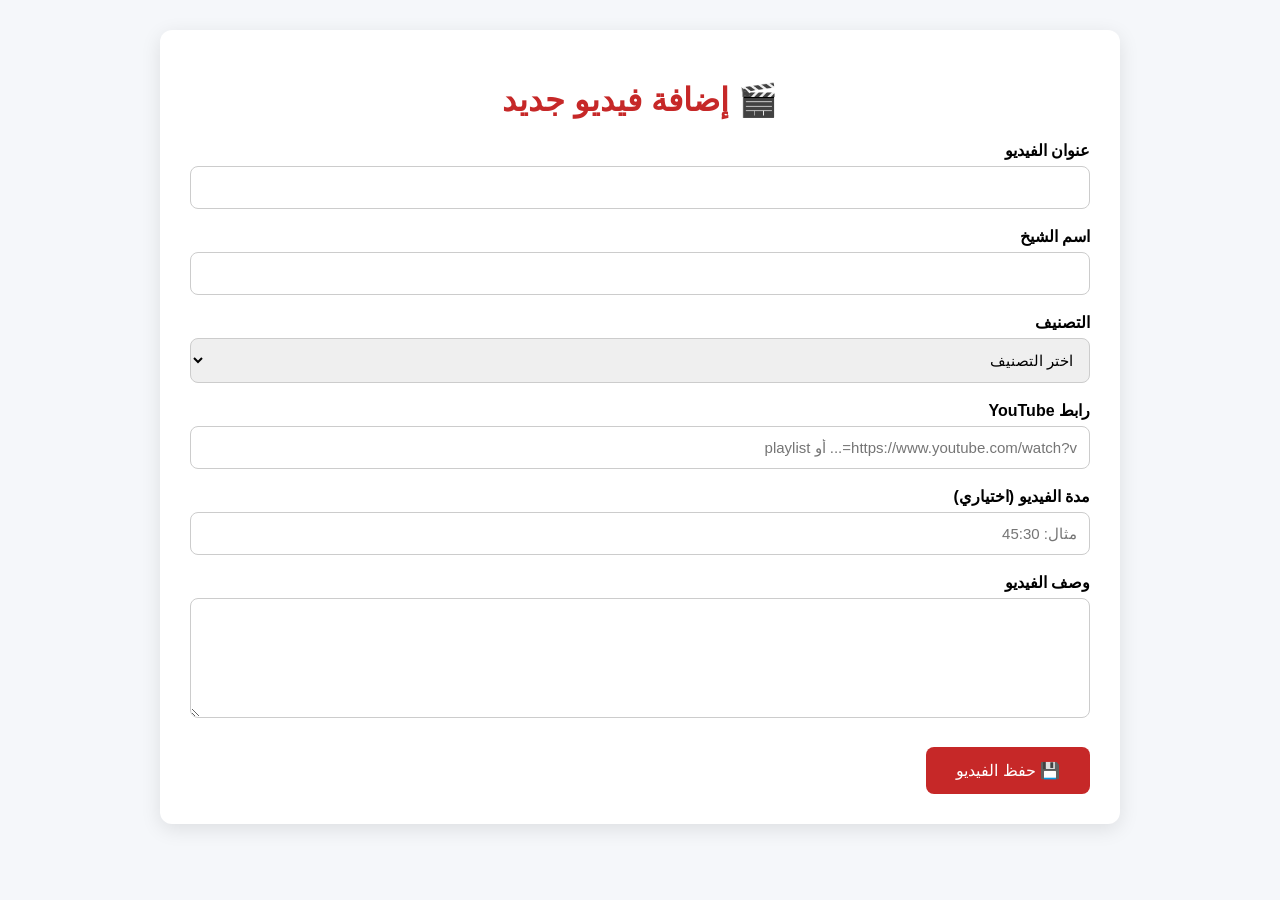
<file: add-video.html>
<!DOCTYPE html>
<html lang="ar" dir="rtl">

<head>
    <meta charset="UTF-8">
    <meta name="viewport" content="width=device-width, initial-scale=1.0">
    <title>إضافة فيديو جديد</title>

    <style>
        body{
            font-family:Tahoma,Arial,sans-serif;
            background:#f5f7fa;
            margin:0;
            padding:30px;
        }

        .container{
            max-width:900px;
            margin:auto;
            background:white;
            padding:30px;
            border-radius:12px;
            box-shadow:0 5px 20px rgba(0,0,0,.1);
        }

        h1{
            text-align:center;
            color:#c62828;
        }

        label{
            display:block;
            margin-top:18px;
            font-weight:bold;
        }

        input,
        textarea,
        select{
            width:100%;
            padding:12px;
            margin-top:6px;
            border:1px solid #ccc;
            border-radius:8px;
            font-size:15px;
            box-sizing:border-box;
        }

        textarea{
            min-height:120px;
        }

        button{
            margin-top:25px;
            background:#c62828;
            color:white;
            border:none;
            padding:14px 30px;
            border-radius:8px;
            cursor:pointer;
            font-size:16px;
        }

        button:hover{
            background:#8e0000;
        }
    </style>

</head>

<body>

<div class="container">

<h1>🎬 إضافة فيديو جديد</h1>

<label for="title">عنوان الفيديو</label>
<input type="text" id="title">

<label for="speaker">اسم الشيخ</label>
<input type="text" id="speaker">

<label for="category">التصنيف</label>

<select id="category">
    <option value="">اختر التصنيف</option>
    <option>العقيدة</option>
    <option>الفقه</option>
    <option>التفسير</option>
    <option>الحديث</option>
    <option>السيرة</option>
    <option>الأخلاق</option>
</select>

<label for="youtube">رابط YouTube</label>
<input type="url" id="youtube" placeholder="https://www.youtube.com/watch?v=... أو playlist">

<label for="duration">مدة الفيديو (اختياري)</label>
<input type="text" id="duration" placeholder="مثال: 45:30">

<label for="description">وصف الفيديو</label>
<textarea id="description"></textarea>

<button id="saveBtn">
💾 حفظ الفيديو
</button>

</div>

<script src="assets/js/add-video.js"></script>

</body>
</html>
</file>
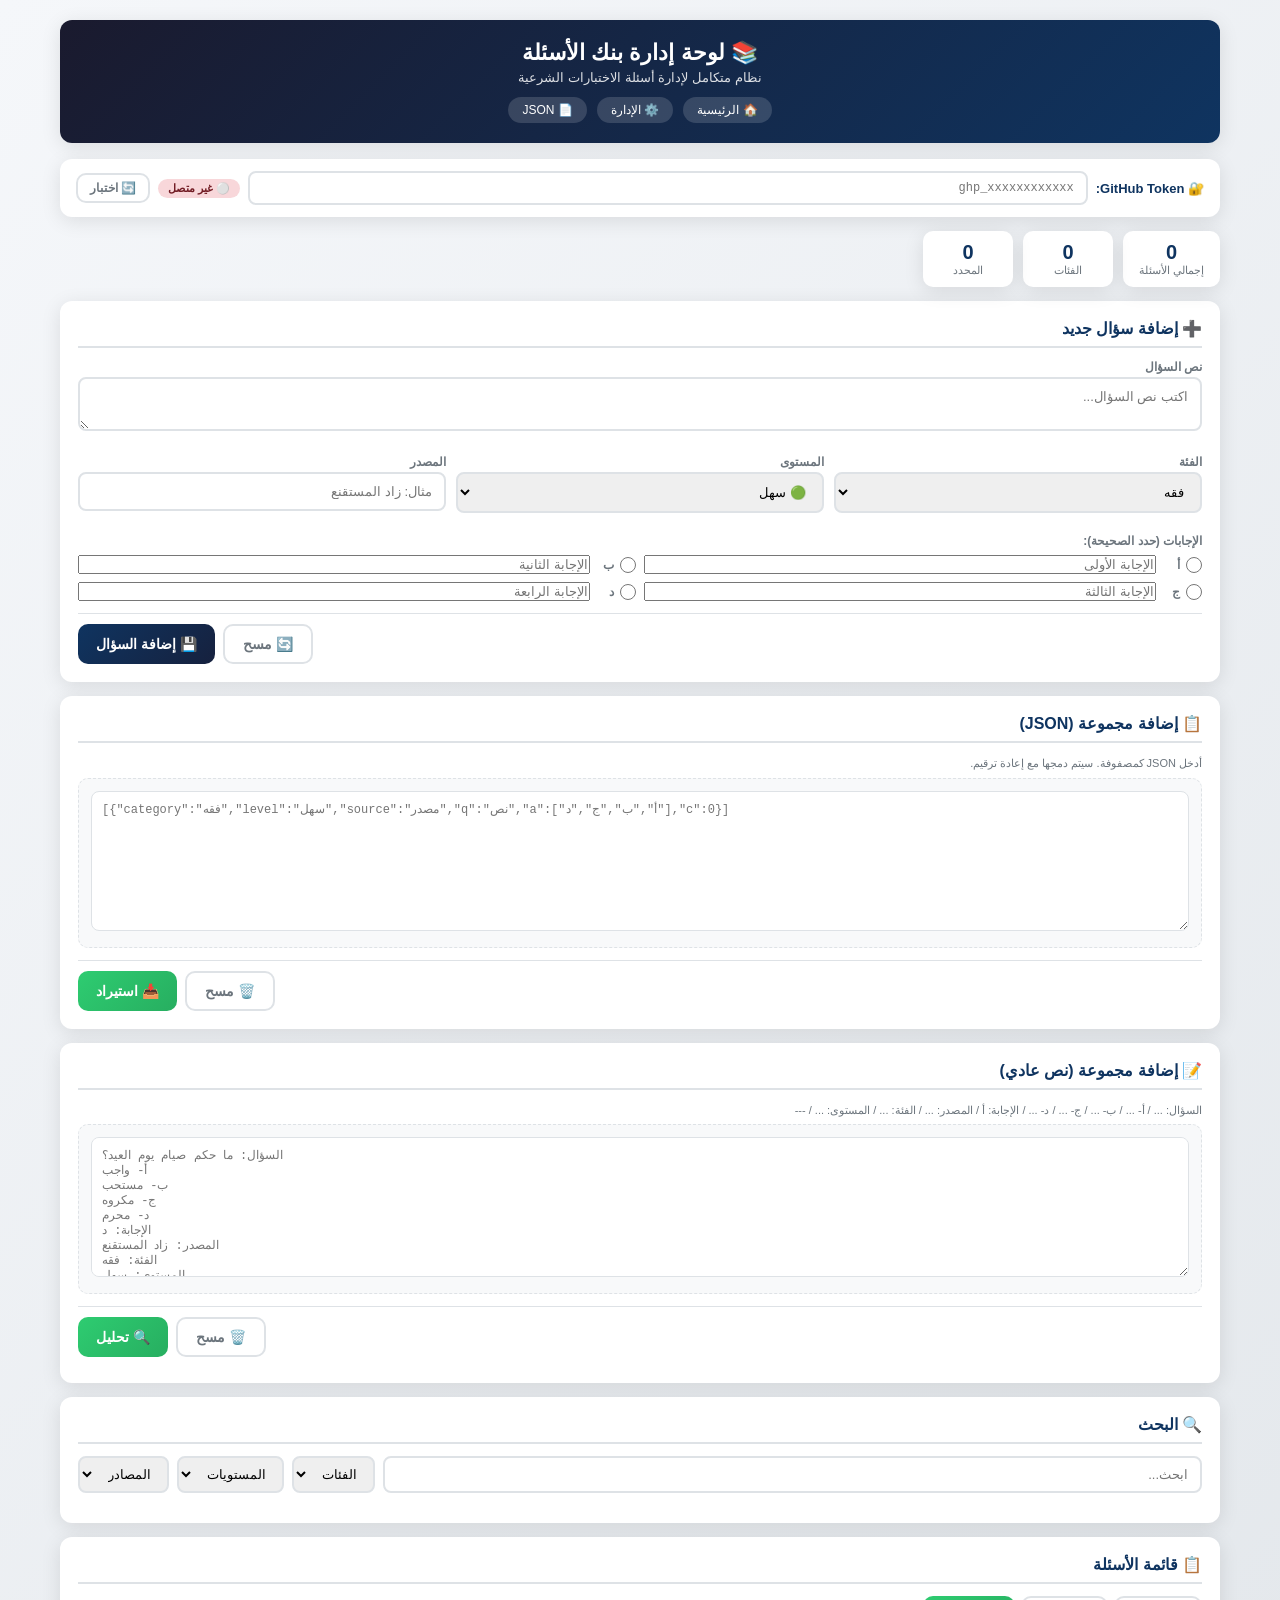
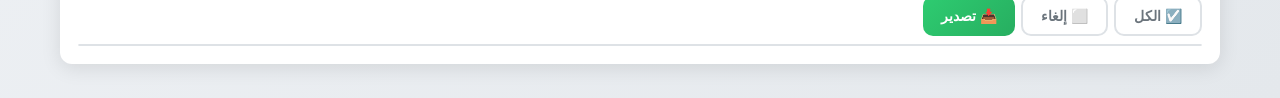
<file: add2-question.html>
<!DOCTYPE html>
<html lang="ar" dir="rtl">
<head>
<meta charset="UTF-8">
<meta name="viewport" content="width=device-width, initial-scale=1.0">
<title>إدارة بنك الأسئلة</title>
<style>
:root{--p:#1a1a2e;--s:#16213e;--a:#0f3460;--g:#6c757d;--b:#dee2e6;--sh:0 4px 20px rgba(0,0,0,.1);--r:12px}
*{box-sizing:border-box;margin:0;padding:0}
body{font-family:'Segoe UI',Tahoma,sans-serif;background:linear-gradient(135deg,#f5f7fa,#e4e8ec);min-height:100vh;color:var(--p)}
.cont{max-width:1200px;margin:0 auto;padding:20px}

/* Header */
.head{background:linear-gradient(135deg,var(--p),var(--a));color:#fff;padding:20px;border-radius:var(--r);margin-bottom:16px;box-shadow:var(--sh);text-align:center}
.head h1{font-size:22px;margin-bottom:4px}
.head p{opacity:.85;font-size:13px}
.nav{display:flex;justify-content:center;gap:10px;margin-top:12px;flex-wrap:wrap}
.nav a{color:#fff;text-decoration:none;padding:6px 14px;background:rgba(255,255,255,.15);border-radius:20px;font-size:12px;transition:.2s}
.nav a:hover{background:rgba(255,255,255,.25)}

/* Token */
.tok{background:#fff;padding:12px 16px;border-radius:var(--r);margin-bottom:14px;box-shadow:var(--sh);display:flex;gap:8px;align-items:center;flex-wrap:wrap}
.tok label{font-weight:600;font-size:13px;color:var(--a)}
.tok input{flex:1;min-width:180px;padding:8px 12px;border:2px solid var(--b);border-radius:8px;font-size:12px;font-family:monospace}
.tok input:focus{outline:none;border-color:var(--a)}
.tok .badg{font-size:11px;padding:3px 10px;border-radius:12px;font-weight:600}
.tok .ok{background:#d4edda;color:#155724}
.tok .off{background:#f8d7da;color:#721c24}

/* Stats */
.sts{display:flex;gap:10px;margin-bottom:14px;flex-wrap:wrap}
.st{background:#fff;padding:10px 16px;border-radius:10px;box-shadow:var(--sh);text-align:center;min-width:90px}
.st .n{font-size:20px;font-weight:700;color:var(--a)}
.st .l{font-size:11px;color:var(--g)}

/* Cards */
.card{background:#fff;border-radius:var(--r);padding:18px;margin-bottom:14px;box-shadow:var(--sh)}
.card h2{font-size:16px;color:var(--a);margin-bottom:12px;padding-bottom:8px;border-bottom:2px solid var(--b)}

/* Form */
.fg{margin-bottom:10px}
.fg label{display:block;font-size:12px;font-weight:600;color:var(--g);margin-bottom:3px}
.fg input,.fg select,.fg textarea{width:100%;padding:10px 12px;border:2px solid var(--b);border-radius:8px;font-size:13px;font-family:inherit;transition:.2s}
.fg input:focus,.fg select:focus,.fg textarea:focus{outline:none;border-color:var(--a)}
.fg textarea{min-height:50px;resize:vertical}
.grid{display:grid;grid-template-columns:1fr 1fr 1fr;gap:10px}
.ans{display:grid;grid-template-columns:1fr 1fr;gap:8px;margin-top:6px}
.ans-row{display:flex;align-items:center;gap:6px}
.ans-row input[type=radio]{width:16px;height:16px;cursor:pointer;accent-color:#2ecc71}
.ans-row input[type=text]{flex:1}
.ans-row label{font-size:12px;font-weight:700;color:var(--g);min-width:18px}

/* Buttons */
.btn{padding:10px 18px;border:none;border-radius:10px;font-size:14px;font-weight:600;cursor:pointer;transition:.2s;font-family:inherit}
.btn:hover{transform:translateY(-1px);box-shadow:0 4px 12px rgba(0,0,0,.15)}
.btn-p{background:linear-gradient(135deg,var(--a),var(--s));color:#fff}
.btn-s{background:linear-gradient(135deg,#2ecc71,#27ae60);color:#fff}
.btn-d{background:linear-gradient(135deg,#e74c3c,#c0392b);color:#fff}
.btn-o{background:#fff;border:2px solid var(--b);color:var(--g)}
.btn-o:hover{border-color:var(--a);color:var(--a)}
.btns{display:flex;gap:8px;justify-content:flex-end;margin-top:12px;padding-top:10px;border-top:1px solid var(--b)}

/* Bulk */
.bulk{background:#f8f9fa;padding:12px;border-radius:10px;border:1px dashed var(--b)}
.bulk textarea{width:100%;min-height:140px;padding:10px;border:1px solid var(--b);border-radius:8px;font-size:12px;font-family:'Courier New',monospace;direction:ltr;text-align:left;resize:vertical}
.bulk-hint{font-size:11px;color:var(--g);margin-bottom:6px;line-height:1.5}

/* Search */
.sch{display:flex;gap:8px;margin-bottom:12px;flex-wrap:wrap}
.sch input,.sch select{padding:8px 12px;border:2px solid var(--b);border-radius:8px;font-size:13px;font-family:inherit}
.sch input{flex:1;min-width:180px}
.sch input:focus,.sch select:focus{outline:none;border-color:var(--a)}

/* List */
.q-list{border:1px solid var(--b);border-radius:12px;overflow:hidden;max-height:450px;overflow-y:auto}
.q-item{padding:10px 12px;border-bottom:1px solid #f0f0f0;display:flex;gap:8px;align-items:flex-start}
.q-item:hover{background:#fafbfc}
.q-chk{width:14px;height:14px;margin-top:2px;cursor:pointer;accent-color:var(--a)}
.q-body{flex:1;min-width:0}
.q-meta{display:flex;gap:5px;margin-bottom:3px;flex-wrap:wrap}
.q-tag{font-size:10px;padding:2px 8px;border-radius:12px;font-weight:600}
.tg-cat{background:#e3f2fd;color:#1565c0}
.tg-ez{background:#e8f5e9;color:#2e7d32}
.tg-md{background:#fff3e0;color:#ef6c00}
.tg-hd{background:#ffebee;color:#c62828}
.q-txt{font-size:13px;line-height:1.5;margin-bottom:4px}
.q-ans{display:grid;grid-template-columns:1fr 1fr;gap:3px}
.q-ans>div{font-size:11px;padding:3px 8px;border-radius:6px;background:#f5f5f5;color:var(--g)}
.q-ans>div.ok{background:#e8f5e9;color:#2e7d32;font-weight:600}
.q-acts{display:flex;gap:3px;flex-direction:column}
.ibtn{width:24px;height:24px;border:none;background:transparent;border-radius:6px;cursor:pointer;font-size:12px;display:flex;align-items:center;justify-content:center;color:var(--g)}
.ibtn:hover{background:#f0f0f0;color:var(--p)}
.ibtn.del:hover{color:#e74c3c;background:#ffebee}

/* Toast */
.toast-wrap{position:fixed;top:12px;left:12px;z-index:2000;display:flex;flex-direction:column;gap:5px}
.toast{padding:10px 14px;border-radius:8px;color:#fff;font-size:13px;font-weight:500;box-shadow:0 4px 16px rgba(0,0,0,.2);animation:tIn .25s ease}
@keyframes tIn{from{opacity:0;transform:translateX(-10px)}to{opacity:1;transform:translateX(0)}}
.toast.ok{background:#2ecc71}
.toast.err{background:#e74c3c}
.toast.inf{background:var(--a)}

/* Empty */
.empty{text-align:center;padding:30px 20px;color:var(--g)}
.empty .ic{font-size:36px;margin-bottom:6px;opacity:.3}

/* Preview */
.prev{display:none;margin-top:14px}
.prev.on{display:block}
.prev h3{font-size:14px;color:var(--a);margin-bottom:8px}
.prev-box{max-height:250px;overflow-y:auto;border:1px solid var(--b);border-radius:8px;padding:8px}
.prev-item{border:1px solid #e0e0e0;border-radius:8px;padding:8px;margin-bottom:6px;background:#fafafa}
.prev-item .t{font-weight:600;color:var(--a);font-size:13px;margin-bottom:4px}
.prev-item .a{display:grid;grid-template-columns:1fr 1fr;gap:3px;font-size:11px}
.prev-item .a>div{padding:3px 6px;border-radius:4px;background:#f5f5f5}
.prev-item .a>div.ok{background:#e8f5e9;color:#2e7d32}

/* Quick push bar */
#qPush{position:fixed;bottom:16px;left:50%;transform:translateX(-50%);background:linear-gradient(135deg,#e94560,#c0392b);color:#fff;padding:12px 24px;border-radius:50px;box-shadow:0 8px 30px rgba(233,69,96,.4);display:none;align-items:center;gap:10px;z-index:3000;cursor:pointer;font-weight:600;font-size:14px}
#warn{position:fixed;top:0;left:0;right:0;background:#e74c3c;color:#fff;padding:10px;text-align:center;font-weight:600;display:none;z-index:4000;font-size:13px}
#warn button{background:#fff;color:#e74c3c;border:none;padding:4px 12px;border-radius:4px;margin:0 6px;cursor:pointer;font-weight:600}

@media(max-width:768px){
.grid{grid-template-columns:1fr}
.ans{grid-template-columns:1fr}
.q-ans{grid-template-columns:1fr}
}
</style>

</head>
<body>
<div class="cont">
  <div class="head">
    <h1>📚 لوحة إدارة بنك الأسئلة</h1>
    <p>نظام متكامل لإدارة أسئلة الاختبارات الشرعية</p>
    <div class="nav">
      <a href="index.html">🏠 الرئيسية</a>
      <a href="admin.html">⚙️ الإدارة</a>
      <a href="https://ieashehata1965-netizen.github.io/fiqh-tafaqh/fiqh-questions.json" target="_blank">📄 JSON</a>
    </div>
  </div>

  <div class="tok">
    <label>🔐 GitHub Token:</label>
    <input type="password" id="ghTok" placeholder="ghp_xxxxxxxxxxxx" oninput="chkTok()">
    <span class="badg off" id="tokSt">⚪ غير متصل</span>
    <button class="btn btn-o" onclick="testCon()" style="padding:6px 12px;font-size:12px">🔄 اختبار</button>
  </div>

  <div class="sts">
    <div class="st"><div class="n" id="stT">0</div><div class="l">إجمالي الأسئلة</div></div>
    <div class="st"><div class="n" id="stC">0</div><div class="l">الفئات</div></div>
    <div class="st"><div class="n" id="stS">0</div><div class="l">المحدد</div></div>
  </div>

  <!-- Add Single -->
  <div class="card">
    <h2>➕ إضافة سؤال جديد</h2>
    <form id="addF" onsubmit="addQ(event)">
      <div class="grid">
        <div class="fg" style="grid-column:1/-1"><label>نص السؤال</label><textarea id="inQ" required placeholder="اكتب نص السؤال..."></textarea></div>
        <div class="fg"><label>الفئة</label>
          <select id="inCat" required>
            <option value="فقه">فقه</option><option value="عقيدة">عقيدة</option><option value="حديث">حديث</option>
            <option value="تفسير">تفسير</option><option value="أصول فقه">أصول فقه</option><option value="سيرة">سيرة</option>
            <option value="لغة عربية">لغة عربية</option><option value="ثقافة إسلامية">ثقافة إسلامية</option>
            <option value="منوعات إسلامية">منوعات إسلامية</option><option value="عام">عام</option>
          </select>
        </div>
        <div class="fg"><label>المستوى</label>
          <select id="inLvl" required><option value="سهل">🟢 سهل</option><option value="متوسط">🟡 متوسط</option><option value="صعب">🔴 صعب</option></select>
        </div>
        <div class="fg"><label>المصدر</label><input type="text" id="inSrc" required placeholder="مثال: زاد المستقنع"></div>
      </div>
      <div style="margin-top:8px"><label style="font-size:12px;font-weight:600;color:var(--g)">الإجابات (حدد الصحيحة):</label></div>
      <div class="ans">
        <div class="ans-row"><input type="radio" name="cor" value="0" id="r0" required><label>أ</label><input type="text" id="a0" placeholder="الإجابة الأولى" required></div>
        <div class="ans-row"><input type="radio" name="cor" value="1" id="r1"><label>ب</label><input type="text" id="a1" placeholder="الإجابة الثانية" required></div>
        <div class="ans-row"><input type="radio" name="cor" value="2" id="r2"><label>ج</label><input type="text" id="a2" placeholder="الإجابة الثالثة" required></div>
        <div class="ans-row"><input type="radio" name="cor" value="3" id="r3"><label>د</label><input type="text" id="a3" placeholder="الإجابة الرابعة" required></div>
      </div>
      <div class="btns">
        <button type="button" class="btn btn-o" onclick="clrF()">🔄 مسح</button>
        <button type="submit" class="btn btn-p" id="subBtn">💾 إضافة السؤال</button>
      </div>
    </form>
  </div>

  <!-- Bulk JSON -->
  <div class="card">
    <h2>📋 إضافة مجموعة (JSON)</h2>
    <div class="bulk-hint">أدخل JSON كمصفوفة. سيتم دمجها مع إعادة ترقيم.</div>
    <div class="bulk"><textarea id="bulkJ" placeholder='[{"category":"فقه","level":"سهل","source":"مصدر","q":"نص","a":["أ","ب","ج","د"],"c":0}]'></textarea></div>
    <div class="btns">
      <button class="btn btn-o" onclick="document.getElementById('bulkJ').value=''">🗑️ مسح</button>
      <button class="btn btn-s" onclick="addBulkJ()">📥 استيراد</button>
    </div>
  </div>

  <!-- Bulk Text -->
  <div class="card">
    <h2>📝 إضافة مجموعة (نص عادي)</h2>
    <div class="bulk-hint">السؤال: ... / أ- ... / ب- ... / ج- ... / د- ... / الإجابة: أ / المصدر: ... / الفئة: ... / المستوى: ... / ---</div>
    <div class="bulk"><textarea id="bulkT" placeholder='السؤال: ما حكم صيام يوم العيد؟
أ- واجب
ب- مستحب
ج- مكروه
د- محرم
الإجابة: د
المصدر: زاد المستقنع
الفئة: فقه
المستوى: سهل
---
السؤال: ...'></textarea></div>
    <div class="btns">
      <button class="btn btn-o" onclick="document.getElementById('bulkT').value=''">🗑️ مسح</button>
      <button class="btn btn-s" onclick="parseBulk()">🔍 تحليل</button>
    </div>
    <div class="prev" id="prev">
      <h3>📋 المعاينة</h3>
      <div class="prev-box" id="prevBox"></div>
      <div class="btns">
        <button class="btn btn-o" onclick="document.getElementById('prev').classList.remove('on')">❌ إلغاء</button>
        <button class="btn btn-p" onclick="confBulk()">✅ تأكيد</button>
      </div>
    </div>
    <div id="bulkRes" style="margin-top:8px;font-size:13px"></div>
  </div>

  <!-- Search -->
  <div class="card">
    <h2>🔍 البحث</h2>
    <div class="sch">
      <input type="text" id="schQ" placeholder="ابحث..." oninput="render()">
      <select id="fCat" onchange="render()"><option value="">الفئات</option></select>
      <select id="fLvl" onchange="render()"><option value="">المستويات</option><option value="سهل">سهل</option><option value="متوسط">متوسط</option><option value="صعب">صعب</option></select>
      <select id="fSrc" onchange="render()"><option value="">المصادر</option></select>
    </div>
  </div>

  <!-- List -->
  <div class="card">
    <h2>📋 قائمة الأسئلة <span id="lcnt" style="font-size:12px;color:var(--g)"></span></h2>
    <div style="display:flex;gap:6px;margin-bottom:8px;flex-wrap:wrap">
      <button class="btn btn-o" onclick="selAll()">☑️ الكل</button>
      <button class="btn btn-o" onclick="desAll()">⬜ إلغاء</button>
      <button class="btn btn-d" onclick="delSel()" id="delB" style="display:none">🗑️ حذف</button>
      <button class="btn btn-s" onclick="expJ()">📥 تصدير</button>
      <button class="btn btn-p" onclick="pushGH()" id="pushB" style="display:none">🚀 رفع</button>
    </div>
    <div class="q-list" id="qList"></div>
  </div>
</div>

<div class="toast-wrap" id="toastWrap"></div>
<div id="qPush" onclick="qPush()"><span>🚀</span><span>رفع التعديلات</span><span id="pCnt" style="background:rgba(255,255,255,.2);padding:2px 8px;border-radius:20px;font-size:12px">0</span></div>
<div id="warn">⚠️ تعديلات غير محفوظة! <button onclick="qPush()">رفع</button><button onclick="document.getElementById('warn').style.display='none'" style="background:transparent;color:#fff;border:1px solid #fff">تجاهل</button></div>

<script>
const OWNER='ieashehata1965-netizen',REPO='fiqh-tafaqh',FILE='fiqh-questions.json',BRANCH='main';
const GH_URL='https://ieashehata1965-netizen.github.io/fiqh-tafaqh/fiqh-questions.json';
let qs=[],sel=new Set(),ghTok=localStorage.getItem('ghTok')||'',editId=null,parsed=[];

// Init
function init(){
  let bak=localStorage.getItem('qs_bak');
  if(bak){try{qs=JSON.parse(bak);toast('📂 استعادة '+qs.length+' سؤال','inf')}catch(e){qs=[]}}
  fetchLatest();
  if(ghTok){document.getElementById('ghTok').value='••••••••••••••••••••';updTok()}
  updStats();updFil();render();initHash();
}

async function fetchLatest(){
  try{let r=await fetch(GH_URL+'?v='+Date.now());if(r.ok){let d=await r.json();if(Array.isArray(d)&&d.length>0){qs=d.filter(q=>q&&q.q&&q.a&&q.a.length===4);updStats();updFil();render();toast('✅ متصل بـ GitHub: '+qs.length+' سؤال','ok')}}
  }catch(e){toast('⚠️ يعمل بالنسخة المحلية','inf')}
}

// Stats & Filters
function updStats(){
  document.getElementById('stT').textContent=qs.length;
  document.getElementById('stC').textContent=[...new Set(qs.map(q=>q.category))].size;
  document.getElementById('stS').textContent=sel.size;
  document.getElementById('delB').style.display=sel.size>0?'inline-block':'none';
  document.getElementById('pushB').style.display=(sel.size>0||qs.length>0)&&ghTok.length>10?'inline-block':'none';
}
function updFil(){
  let cats=[...new Set(qs.map(q=>q.category).filter(Boolean))].sort();
  let srcs=[...new Set(qs.map(q=>q.source).filter(Boolean))].sort();
  document.getElementById('fCat').innerHTML='<option value="">الفئات</option>'+cats.map(c=>'<option value="'+c+'">'+c+'</option>').join('');
  document.getElementById('fSrc').innerHTML='<option value="">المصادر</option>'+srcs.map(s=>'<option value="'+s+'">'+s+'</option>').join('');
}

// Add/Edit Single
function addQ(e){
  e.preventDefault();
  let btn=document.getElementById('subBtn');
  if(editId!==null){
    let i=qs.findIndex(q=>q.id===editId);
    if(i>-1){qs[i]={id:editId,category:document.getElementById('inCat').value,level:document.getElementById('inLvl').value,source:document.getElementById('inSrc').value,q:document.getElementById('inQ').value,a:[document.getElementById('a0').value,document.getElementById('a1').value,document.getElementById('a2').value,document.getElementById('a3').value],c:parseInt(document.querySelector('input[name=cor]:checked').value)};toast('✅ تم حفظ التعديل #'+editId,'ok')}
    editId=null;btn.textContent='💾 إضافة السؤال';btn.style.background='';
  }else{
    let newQ={id:qs.length>0?Math.max(...qs.map(q=>q.id))+1:1,category:document.getElementById('inCat').value,level:document.getElementById('inLvl').value,source:document.getElementById('inSrc').value,q:document.getElementById('inQ').value,a:[document.getElementById('a0').value,document.getElementById('a1').value,document.getElementById('a2').value,document.getElementById('a3').value],c:parseInt(document.querySelector('input[name=cor]:checked').value)};
    qs.push(newQ);toast('✅ تم الإضافة #'+newQ.id,'ok');
  }
  clrF();updStats();updFil();render();localStorage.setItem('qs_bak',JSON.stringify(qs));chkUns();if(ghTok.length>10)showPush();
}
function clrF(){document.getElementById('addF').reset();document.getElementById('r0').checked=true;editId=null;document.getElementById('subBtn').textContent='💾 إضافة السؤال';document.getElementById('subBtn').style.background=''}

// Bulk JSON
function addBulkJ(){
  try{let inp=document.getElementById('bulkJ').value.trim();if(!inp){toast('❌ أدخل بيانات','err');return}
  let nq=JSON.parse(inp);if(!Array.isArray(nq))nq=[nq];let mx=qs.length>0?Math.max(...qs.map(q=>q.id)):0,add=0;
  nq.forEach(q=>{if(!q.q||!q.a||q.a.length!==4)return;mx++;qs.push({id:mx,category:q.category||'عام',level:q.level||'متوسط',source:q.source||'غير محدد',q:q.q,a:q.a,c:typeof q.c==='number'?q.c:0});add++});
  document.getElementById('bulkJ').value='';updStats();updFil();render();toast('✅ استيراد '+add+' سؤال','ok');localStorage.setItem('qs_bak',JSON.stringify(qs));chkUns();if(ghTok.length>10)showPush();
  }catch(err){toast('❌ خطأ JSON: '+err.message,'err')}
}

// Bulk Text Parser
function parseBulk(){
  let inp=document.getElementById('bulkT').value.trim();if(!inp){toast('❌ أدخل نص','err');return}
  let blocks=inp.split(/(?:^|
)---(?:
|$)/).map(b=>b.trim()).filter(b=>b.length>10);
  parsed=[];let errs=[],warns=[];
  blocks.forEach((block,idx)=>{
    let r=parseBlock(block,idx+1);
    if(r.err)errs.push('س'+idx+1+': '+r.err);
    else{if(chkDup(r.data).found)warns.push('س'+idx+1+': مكرر');parsed.push(r.data)}
  });
  let html='';
  if(errs.length)html+='<div style="background:#ffebee;color:#c62828;padding:8px;border-radius:6px;margin-bottom:8px;font-size:12px"><b>❌ أخطاء ('+errs.length+'):</b><br>'+errs.slice(0,3).join('<br>')+(errs.length>3?'...':'')+'</div>';
  if(warns.length)html+='<div style="background:#fff3e0;color:#ef6c00;padding:8px;border-radius:6px;margin-bottom:8px;font-size:12px"><b>⚠️ تحذيرات ('+warns.length+'):</b><br>'+warns.slice(0,3).join('<br>')+(warns.length>3?'...':'')+'</div>';
  if(parsed.length)html+='<div style="background:#e8f5e9;color:#2e7d32;padding:8px;border-radius:6px;font-size:12px"><b>✅ '+parsed.length+' سؤال</b></div>';
  else html+='<div style="background:#ffebee;color:#c62828;padding:8px;border-radius:6px;font-size:12px"><b>❌ لا توجد أسئلة صالحة</b></div>';
  document.getElementById('bulkRes').innerHTML=html;
  if(parsed.length)showPrev();
}
function parseBlock(txt,idx){
  let lines=txt.split('\n').map(l=>l.trim()).filter(l=>l),q='',ans=['','','',''],c=-1,src='غير محدد',cat='عام',lvl='متوسط',ai=0;
  for(let line of lines){
    let m=line.match(/^(?:السؤال[:：]|س[:：]|سؤال[:：])?\s*(.+)/);
    if(m&&m[1]&&m[1].length>5&&!q&&ai===0){q=m[1].trim();continue}
    if(!q&&line.length>10&&ai===0&&!line.match(/^[أاببتثججحخدذرزسشصضطظعغفقكلمنهوي]\s*[-.]/)){q=line;continue}
    let am=line.match(/^([أاببتثججحخدذرزسشصضطظعغفقكلمنهوي]|\d)\s*[-.)\s]+(.+)/);
    if(am&&ai<4){ans[ai]=am[2].trim();ai++;continue}
    let cm=line.match(/^(?:الإجابة|الصحيحة|الجواب)[:：]?\s*([أ-د1-4])/i);
    if(cm){let map={'أ':0,'ا':0,'1':0,'ب':1,'2':1,'ج':2,'3':2,'د':3,'4':3};c=map[cm[1]]!==undefined?map[cm[1]]:-1;continue}
    let sm=line.match(/^(?:المصدر|المرجع|من)[:：]?\s*(.+)/);if(sm){src=sm[1].trim();continue}
    let cam=line.match(/^(?:الفئة|التصنيف|القسم)[:：]?\s*(.+)/);if(cam){cat=cam[1].trim();continue}
    let lm=line.match(/^(?:المستوى|الصعوبة)[:：]?\s*(سهل|متوسط|صعب)/);if(lm){lvl=lm[1].trim();continue}
  }
  if(!q||q.length<5)return{err:'نص السؤال مفقود'};
  if(ans.some(a=>!a))return{err:'إجابات ناقصة'};
  if(c===-1)return{err:'الإجابة غير محددة'};
  q=q.replace(/^(?:السؤال[:：]|س[:：])\s*/,'').trim();
  return{data:{q,a:ans,c,src,cat,lvl}};
}
function chkDup(nq){
  let nqK=nq.q.toLowerCase().replace(/\s+/g,' ').trim(),naK=nq.a.map(x=>x.toLowerCase().replace(/\s+/g,' ').trim()).join('|');
  for(let ex of qs){let eK=String(ex.q).toLowerCase().replace(/\s+/g,' ').trim(),eaK=ex.a.map(o=>o.toLowerCase().replace(/\s+/g,' ').trim()).join('|');if(eK===nqK||eaK===naK)return{found:true,id:ex.id}}
  return{found:false};
}
function showPrev(){
  document.getElementById('prev').classList.add('on');
  document.getElementById('prevBox').innerHTML=parsed.map((q,i)=>{
    let L=['أ','ب','ج','د'];
    return'<div class="prev-item"><div class="t">#'+(i+1)+' '+esc(q.q.substring(0,60))+(q.q.length>60?'...':'')+'</div><div class="a">'+q.a.map((a,ai)=>'<div class="'+(ai===q.c?'ok':'')+'">'+L[ai]+'. '+esc(a)+(ai===q.c?' ✓':'')+'</div>').join('')+'</div></div>';
  }).join('');
}
function confBulk(){
  if(!parsed.length){toast('❌ لا توجد أسئلة','err');return}
  let mx=qs.length>0?Math.max(...qs.map(q=>q.id)):0,add=0,skip=0;
  parsed.forEach(q=>{if(chkDup(q).found){skip++;return}mx++;qs.push({id:mx,category:q.cat,level:q.lvl,source:q.src,q:q.q,a:q.a,c:q.c});add++});
  document.getElementById('bulkT').value='';document.getElementById('prev').classList.remove('on');document.getElementById('bulkRes').innerHTML='';parsed=[];
  updStats();updFil();render();localStorage.setItem('qs_bak',JSON.stringify(qs));chkUns();toast('✅ '+add+' سؤال | ⚠️ '+skip+' مكرر','ok');if(ghTok.length>10)showPush();
}

// Render List
function render(){
  let sch=document.getElementById('schQ').value.toLowerCase(),cat=document.getElementById('fCat').value,lvl=document.getElementById('fLvl').value,src=document.getElementById('fSrc').value;
  let fil=qs.filter(q=>{
    if(cat&&q.category!==cat)return false;if(lvl&&q.level!==lvl)return false;if(src&&q.source!==src)return false;
    if(sch){let t=(q.q+' '+q.category+' '+q.source+' '+q.a.join(' ')).toLowerCase();if(!t.includes(sch))return false}
    return true;
  });
  document.getElementById('lcnt').textContent='('+fil.length+' سؤال)';
  let list=document.getElementById('qList');
  if(!fil.length){list.innerHTML='<div class="empty"><div class="ic">📭</div><p>لا توجد أسئلة</p></div>';return}
  let L=['أ','ب','ج','د'];
  list.innerHTML=fil.map(q=>'<div class="q-item"><input type="checkbox" class="q-chk" '+(sel.has(q.id)?'checked':'')+' onchange="togSel('+q.id+')"><div class="q-body"><div class="q-meta"><span class="q-tag tg-cat">'+esc(q.category)+'</span><span class="q-tag tg-'+(q.level==='سهل'?'ez':q.level==='متوسط'?'md':'hd')+'">'+q.level+'</span><span class="q-tag" style="background:#f3e5f5;color:#6a1b9a">'+esc(q.source)+'</span><span style="font-size:10px;color:#999">#'+q.id+'</span></div><div class="q-txt">'+esc(q.q)+'</div><div class="q-ans">'+q.a.map((a,i)=>'<div class="'+(i===q.c?'ok':'')+'">'+L[i]+'. '+esc(a)+(i===q.c?' ✓':'')+'</div>').join('')+'</div></div><div class="q-acts"><button class="ibtn" onclick="editQ('+q.id+')" title="تعديل">✏️</button><button class="ibtn del" onclick="delQ('+q.id+')" title="حذف">🗑️</button></div></div>').join('');
}
function togSel(id){sel.has(id)?sel.delete(id):sel.add(id);updStats();}
function selAll(){let sch=document.getElementById('schQ').value.toLowerCase(),cat=document.getElementById('fCat').value,lvl=document.getElementById('fLvl').value,src=document.getElementById('fSrc').value;qs.forEach(q=>{if(cat&&q.category!==cat)return;if(lvl&&q.level!==lvl)return;if(src&&q.source!==src)return;if(sch){let t=(q.q+' '+q.category+' '+q.source+' '+q.a.join(' ')).toLowerCase();if(!t.includes(sch))return}sel.add(q.id)});render();updStats();}
function desAll(){sel.clear();render();updStats();}

// Edit & Delete
function editQ(id){
  let q=qs.find(x=>x.id===id);if(!q)return;
  editId=id;document.getElementById('inQ').value=q.q;document.getElementById('inCat').value=q.category;document.getElementById('inLvl').value=q.level;document.getElementById('inSrc').value=q.source;document.getElementById('a0').value=q.a[0];document.getElementById('a1').value=q.a[1];document.getElementById('a2').value=q.a[2];document.getElementById('a3').value=q.a[3];document.getElementById('r'+q.c).checked=true;
  let btn=document.getElementById('subBtn');btn.textContent='💾 حفظ التعديل';btn.style.background='linear-gradient(135deg,#f39c12,#e67e22)';window.scrollTo(0,0);toast('✏️ تعديل #'+id,'inf');
}
function delQ(id){if(!confirm('حذف #'+id+'؟'))return;qs=qs.filter(q=>q.id!==id);sel.delete(id);updStats();updFil();render();toast('🗑️ تم الحذف','inf');localStorage.setItem('qs_bak',JSON.stringify(qs));chkUns();}
function delSel(){if(!confirm('حذف '+sel.size+' سؤال؟'))return;qs=qs.filter(q=>!sel.has(q.id));sel.clear();updStats();updFil();render();toast('🗑️ تم الحذف','inf');localStorage.setItem('qs_bak',JSON.stringify(qs));chkUns();}

// Export
function expJ(){let blob=new Blob([JSON.stringify(qs,null,2)],{type:'application/json'}),url=URL.createObjectURL(blob),a=document.createElement('a');a.href=url;a.download='fiqh-questions.json';document.body.appendChild(a);a.click();document.body.removeChild(a);URL.revokeObjectURL(url);toast('📥 تم التصدير','ok');}

// GitHub Token
function chkTok(){let t=document.getElementById('ghTok').value.trim();ghTok=t;if(t.length>10)localStorage.setItem('ghTok',t);updTok();updStats();}
function updTok(){let s=document.getElementById('tokSt');if(ghTok&&ghTok.length>10){s.textContent='🟢 جاهز';s.className='badg ok'}else{s.textContent='⚪ غير متصل';s.className='badg off'}}
async function testCon(){if(!ghTok||ghTok.length<10){toast('❌ أدخل Token','err');return}toast('🔄 جاري الاختبار...','inf');try{let r=await fetch('https://api.github.com/repos/'+OWNER+'/'+REPO,{headers:{'Authorization':'token '+ghTok,'Accept':'application/vnd.github.v3+json'}});if(r.ok){let d=await r.json();toast('✅ متصل: '+d.name,'ok')}else{let e=await r.json();toast('❌ فشل: '+(e.message||'Token غير صالح'),'err')}}catch(e){toast('❌ خطأ: '+e.message,'err')}}

// GitHub Push
async function pushGH(){if(!ghTok||ghTok.length<10){toast('❌ أدخل Token','err');return}let bad=qs.filter(q=>!q||!q.q||!q.a||!Array.isArray(q.a)||q.a.length!==4||typeof q.c!=='number'||q.c<0||q.c>3);if(bad.length){toast('❌ '+bad.length+' سؤال غير صالح','err');return}if(!confirm('رفع '+qs.length+' سؤال إلى GitHub؟'))return;toast('🔄 جاري الرفع...','inf');try{let r=await fetch('https://api.github.com/repos/'+OWNER+'/'+REPO+'/contents/'+FILE+'?ref='+BRANCH,{headers:{'Authorization':'token '+ghTok,'Accept':'application/vnd.github.v3+json'}});if(!r.ok){if(r.status===404){toast('📄 إنشاء ملف...','inf');await createF();return}throw new Error('فشل الوصول')}
  let fd=await r.json(),js=JSON.stringify(qs,null,2),ct=btoa(unescape(encodeURIComponent(js)));
  let u=await fetch('https://api.github.com/repos/'+OWNER+'/'+REPO+'/contents/'+FILE,{method:'PUT',headers:{'Authorization':'token '+ghTok,'Content-Type':'application/json'},body:JSON.stringify({message:'Update via admin - '+new Date().toLocaleString('ar-SA'),content:ct,sha:fd.sha,branch:BRANCH})});
  if(u.ok){let res=await u.json();toast('✅ تم الرفع!','ok');initHash();document.getElementById('warn').style.display='none';hidePush()}else{let e=await u.json();throw new Error(e.message||'فشل الرفع')}
  }catch(err){toast('❌ '+err.message,'err')}
}
async function createF(){let js=JSON.stringify(qs,null,2),ct=btoa(unescape(encodeURIComponent(js))),r=await fetch('https://api.github.com/repos/'+OWNER+'/'+REPO+'/contents/'+FILE,{method:'PUT',headers:{'Authorization':'token '+ghTok,'Content-Type':'application/json'},body:JSON.stringify({message:'Create via admin',content:ct,branch:BRANCH})});if(r.ok)toast('✅ تم الإنشاء!','ok');else{let e=await r.json();throw new Error(e.message||'فشل الإنشاء')}}

// Quick Push
let uns=false,origHash='';
function getHash(){return JSON.stringify(qs).length.toString()}
function initHash(){origHash=getHash()}
function chkUns(){let cur=getHash();uns=cur!==origHash;if(uns){document.getElementById('warn').style.display='block';if(ghTok.length>10)showPush()}else{document.getElementById('warn').style.display='none';hidePush()}}
function showPush(){document.getElementById('qPush').style.display='flex';document.getElementById('pCnt').textContent=qs.length}
function hidePush(){document.getElementById('qPush').style.display='none'}
async function qPush(){if(!ghTok||ghTok.length<10){toast('❌ أدخل Token','err');document.getElementById('ghTok').focus();return}let bad=qs.filter(q=>!q||!q.q||!q.a||!Array.isArray(q.a)||q.a.length!==4||typeof q.c!=='number'||q.c<0||q.c>3);if(bad.length){toast('❌ '+bad.length+' سؤال غير صالح','err');return}toast('🔄 جاري الرفع...','inf');hidePush();try{let r=await fetch('https://api.github.com/repos/'+OWNER+'/'+REPO+'/contents/'+FILE+'?ref='+BRANCH,{headers:{'Authorization':'token '+ghTok,'Accept':'application/vnd.github.v3+json'}});if(!r.ok){if(r.status===404){await createF();initHash();return}throw new Error('فشل الوصول')}
  let fd=await r.json(),js=JSON.stringify(qs,null,2),ct=btoa(unescape(encodeURIComponent(js)));
  let u=await fetch('https://api.github.com/repos/'+OWNER+'/'+REPO+'/contents/'+FILE,{method:'PUT',headers:{'Authorization':'token '+ghTok,'Content-Type':'application/json'},body:JSON.stringify({message:'Auto-update - '+qs.length+' questions',content:ct,sha:fd.sha,branch:BRANCH})});
  if(u.ok){initHash();document.getElementById('warn').style.display='none';toast('✅ تم الرفع!','ok')}else{let e=await u.json();throw new Error(e.message||'فشل')}
  }catch(err){toast('❌ '+err.message,'err');showPush()}
}

// Utils
function toast(msg,tp){let c=document.getElementById('toastWrap'),d=document.createElement('div');d.className='toast '+tp;d.textContent=msg;c.appendChild(d);setTimeout(()=>d.remove(),3500)}
function esc(t){let d=document.createElement('div');d.textContent=t;return d.innerHTML}
window.onbeforeunload=e=>{if(uns){e.preventDefault();e.returnValue='تعديلات غير محفوظة';return'تعديلات غير محفوظة'}};

init();
</script>
</body>
</html>
</file>
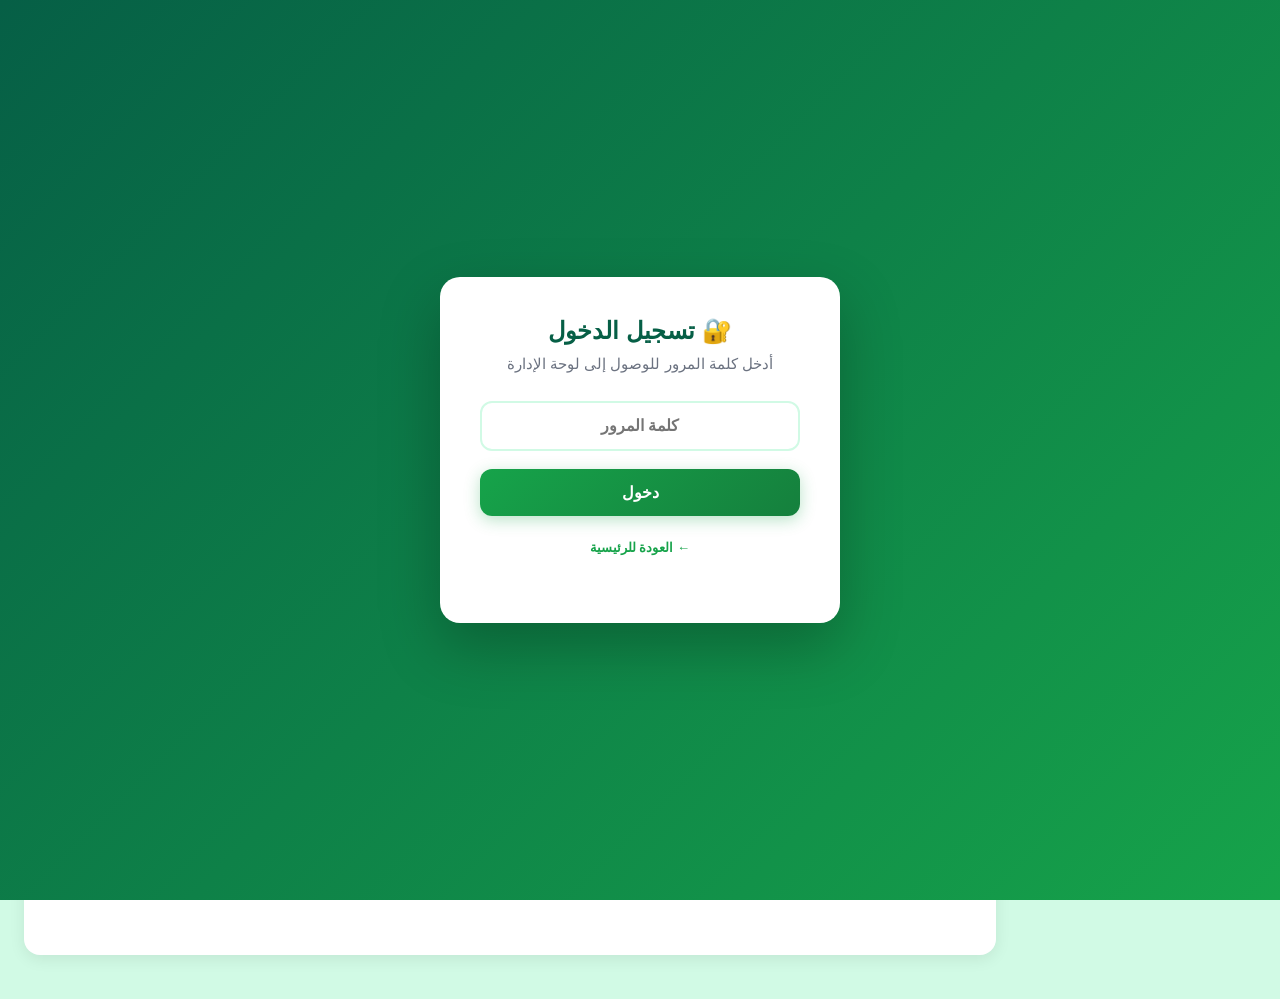
<file: add3-question.html>
<!DOCTYPE html>
<html lang="ar" dir="rtl">
<head>
<meta charset="UTF-8">
<meta name="viewport" content="width=device-width, initial-scale=1.0">
<title>إدارة بنك الأسئلة - أكاديمية الفقه</title>
<style>
*{margin:0;padding:0;box-sizing:border-box}
body{font-family:'Segoe UI',Tahoma,sans-serif;background:#d1fae5;min-height:100vh;color:#065f46;font-size:16px}
a{text-decoration:none;color:inherit}

/* ====== Sidebar ====== */
.side{position:fixed;right:0;top:0;width:260px;height:100vh;background:linear-gradient(180deg,#065f46,#16a34a);color:#fff;padding:20px;overflow-y:auto;z-index:1000;transition:transform .3s ease}
.side h1{font-size:18px;text-align:center;padding-bottom:15px;border-bottom:1px solid rgba(255,255,255,.2);margin-bottom:15px}
.side h1 p{font-size:13px;opacity:.85;margin-top:6px}
.nav-item{display:flex;align-items:center;gap:12px;padding:12px 14px;border-radius:10px;margin-bottom:4px;cursor:pointer;transition:.2s;color:rgba(255,255,255,.9);font-size:15px;font-weight:600}
.nav-item:hover,.nav-item.on{background:rgba(255,255,255,.15);color:#fff}
.nav-item .icon{font-size:20px;width:24px;text-align:center}
.nav-sec{font-size:11px;text-transform:uppercase;opacity:.6;margin:18px 0 10px;padding-right:12px;font-weight:700}

.side.collapsed{transform:translateX(100%)}
.main{margin-right:260px;padding:24px;transition:margin-right .3s ease}
.main.expanded{margin-right:0}

.toggle-btn{position:fixed;top:16px;right:270px;z-index:1101;background:#16a34a;color:#fff;border:none;width:42px;height:42px;border-radius:10px;font-size:20px;cursor:pointer;display:flex;align-items:center;justify-content:center;box-shadow:0 4px 12px rgba(0,0,0,.15);transition:.3s}
.toggle-btn:hover{background:#15803d}
.toggle-btn.collapsed{right:16px}

/* ====== Header ====== */
.top{display:flex;justify-content:space-between;align-items:center;margin-bottom:24px;flex-wrap:wrap;gap:12px;background:#fff;padding:16px 24px;border-radius:16px;box-shadow:0 4px 16px rgba(0,0,0,.08)}
.top h2{font-size:24px;color:#065f46;font-weight:800}
.user{display:flex;align-items:center;gap:10px;background:#ecfdf5;padding:8px 16px;border-radius:50px;font-size:14px;font-weight:600;color:#065f46}
.user .role{background:#16a34a;color:#fff;padding:4px 12px;border-radius:20px;font-size:12px;font-weight:700}

/* ====== Stats ====== */
.stats{display:flex;gap:14px;margin-bottom:24px;flex-wrap:wrap}
.stat{background:#fff;padding:18px;border-radius:14px;box-shadow:0 4px 12px rgba(0,0,0,.06);text-align:center;min-width:100px;flex:1;transition:.2s}
.stat:hover{transform:translateY(-2px);box-shadow:0 8px 24px rgba(0,0,0,.1)}
.stat .n{font-size:28px;font-weight:800;color:#065f46}
.stat .l{font-size:13px;color:#6b7280;font-weight:600}

/* ====== Cards ====== */
.card{background:#fff;border-radius:16px;padding:24px;margin-bottom:20px;box-shadow:0 4px 16px rgba(0,0,0,.08)}
.card h3{font-size:18px;color:#065f46;margin-bottom:18px;padding-bottom:10px;border-bottom:2px solid #d1fae5;font-weight:700}

/* ====== Token ====== */
.token-section{background:linear-gradient(135deg,#ecfdf5,#dcfce7);border:2px solid #bbf7d0;border-radius:14px;padding:16px;margin-bottom:20px;display:flex;align-items:center;gap:12px;flex-wrap:wrap}
.token-section input{flex:1;min-width:200px;padding:12px 16px;border:2px solid #d1fae5;border-radius:12px;font-size:14px;font-family:inherit;color:#065f46}
.token-section input:focus{outline:none;border-color:#16a34a}
.token-status{font-size:14px;font-weight:700;padding:6px 14px;border-radius:20px}
.token-status.ok{background:#dcfce7;color:#166534}
.token-status.off{background:#fee2e2;color:#991b1b}
.token-status.warn{background:#fef3c7;color:#92400e}

/* ====== Form ====== */
.form-group{margin-bottom:16px}
.form-group label{display:block;margin-bottom:6px;font-weight:700;font-size:14px;color:#065f46}
.form-group input,.form-group select,.form-group textarea{width:100%;padding:12px 16px;border:2px solid #d1fae5;border-radius:12px;font-size:15px;font-family:inherit;color:#065f46;background:#fff;transition:.2s}
.form-group input:focus,.form-group select:focus,.form-group textarea:focus{outline:none;border-color:#16a34a;box-shadow:0 0 0 3px rgba(22,163,74,.1)}
.form-group textarea{min-height:80px;resize:vertical}

.grid3{display:grid;grid-template-columns:repeat(auto-fit,minmax(200px,1fr));gap:16px}

.answers-grid{display:grid;grid-template-columns:1fr 1fr;gap:12px}
.answer-item{display:flex;align-items:center;gap:10px;background:#f0fdf4;padding:12px;border-radius:12px;border:2px solid #d1fae5;cursor:pointer;transition:.2s}
.answer-item:hover{border-color:#86efac}
.answer-item.correct{background:#dcfce7;border-color:#16a34a;box-shadow:0 0 0 3px rgba(22,163,74,.15)}
.answer-item input[type="radio"]{width:20px;height:20px;accent-color:#16a34a;cursor:pointer}
.answer-item input[type="text"]{flex:1;border:none;background:transparent;padding:8px;font-size:15px;color:#065f46}
.answer-item input[type="text"]:focus{outline:none}
.answer-item label{font-weight:700;color:#065f46;min-width:20px}

/* Buttons */
.btn{display:inline-flex;align-items:center;gap:8px;padding:12px 24px;border-radius:12px;font-size:15px;font-weight:700;cursor:pointer;border:none;font-family:inherit;transition:.2s}
.btn:hover{transform:translateY(-2px)}
.btn-primary{background:linear-gradient(135deg,#16a34a,#15803d);color:#fff;box-shadow:0 4px 12px rgba(22,163,74,.3)}
.btn-primary:hover{box-shadow:0 6px 20px rgba(22,163,74,.4)}
.btn-secondary{background:#ecfdf5;color:#065f46;border:2px solid #16a34a}
.btn-secondary:hover{background:#16a34a;color:#fff}
.btn-danger{background:#fee2e2;color:#991b1b;border:2px solid #ef4444}
.btn-danger:hover{background:#ef4444;color:#fff}
.btn-warning{background:#fef3c7;color:#92400e;border:2px solid #f59e0b}
.btn-warning:hover{background:#f59e0b;color:#fff}
.btn-info{background:#dbeafe;color:#1e40af;border:2px solid #3b82f6}
.btn-info:hover{background:#3b82f6;color:#fff}
.btn-outline{background:#fff;border:2px solid #d1fae5;color:#6b7280}
.btn-outline:hover{border-color:#16a34a;color:#065f46}

.btns{display:flex;gap:10px;flex-wrap:wrap;margin-top:16px}

/* ====== Search ====== */
.search-box{display:flex;gap:10px;margin-bottom:16px;flex-wrap:wrap}
.search-box input,.search-box select{flex:1;min-width:150px;padding:12px 16px;border:2px solid #d1fae5;border-radius:12px;font-size:15px;font-family:inherit;color:#065f46}
.search-box input:focus,.search-box select:focus{outline:none;border-color:#16a34a}

/* ====== Question List ====== */
.q-list{display:flex;flex-direction:column;gap:10px;max-height:600px;overflow-y:auto;padding-right:4px}
.q-list::-webkit-scrollbar{width:6px}
.q-list::-webkit-scrollbar-track{background:#f0fdf4;border-radius:10px}
.q-list::-webkit-scrollbar-thumb{background:#16a34a;border-radius:10px}

.q-item{background:linear-gradient(135deg,#f0fdf4,#ecfdf5);border:2px solid #bbf7d0;border-radius:14px;padding:16px;transition:.2s}
.q-item:hover{border-color:#16a34a;transform:translateY(-2px);box-shadow:0 6px 20px rgba(22,163,74,.1)}
.q-item-header{display:flex;justify-content:space-between;align-items:flex-start;gap:12px;margin-bottom:10px;flex-wrap:wrap}
.q-item-badges{display:flex;gap:6px;flex-wrap:wrap;align-items:center}
.q-item-id{background:#16a34a;color:#fff;padding:4px 12px;border-radius:20px;font-size:12px;font-weight:700}
.q-item-cat{background:#dbeafe;color:#1e40af;padding:4px 12px;border-radius:20px;font-size:12px;font-weight:700}
.q-item-level-ez{background:#dcfce7;color:#166534;padding:4px 12px;border-radius:20px;font-size:12px;font-weight:700}
.q-item-level-md{background:#fef3c7;color:#92400e;padding:4px 12px;border-radius:20px;font-size:12px;font-weight:700}
.q-item-level-hd{background:#fee2e2;color:#991b1b;padding:4px 12px;border-radius:20px;font-size:12px;font-weight:700}
.q-item-source{background:#f3e8ff;color:#7c3aed;padding:4px 12px;border-radius:20px;font-size:12px;font-weight:700}
.q-item-correct{background:#dcfce7;color:#166534;padding:4px 12px;border-radius:20px;font-size:12px;font-weight:700}
.q-item-text{font-size:15px;font-weight:600;color:#065f46;margin-bottom:10px;line-height:1.7}
.q-item-answers{display:grid;grid-template-columns:1fr 1fr;gap:8px;margin-bottom:12px}
.q-item-answer{padding:8px 12px;border-radius:8px;font-size:14px;background:#fff;border:1px solid #d1fae5;color:#374151}
.q-item-answer.correct{background:#dcfce7;border-color:#16a34a;color:#166534;font-weight:700}
.q-item-actions{display:flex;gap:8px;flex-wrap:wrap}
.q-item-actions button{padding:8px 16px;border-radius:10px;font-size:13px;font-weight:700;cursor:pointer;border:none;font-family:inherit;transition:.2s}
.q-item-actions .edit-btn{background:#dbeafe;color:#1e40af}
.q-item-actions .edit-btn:hover{background:#3b82f6;color:#fff;transform:translateY(-1px)}
.q-item-actions .del-btn{background:#fee2e2;color:#991b1b}
.q-item-actions .del-btn:hover{background:#ef4444;color:#fff;transform:translateY(-1px)}

/* Checkbox */
.q-chk{width:18px;height:18px;accent-color:#16a34a;cursor:pointer;margin-top:4px}

/* ====== Bulk Import ====== */
.bulk-area{width:100%;min-height:140px;padding:14px;border:2px solid #d1fae5;border-radius:12px;font-size:14px;font-family:'Courier New',monospace;direction:ltr;text-align:left;resize:vertical;color:#065f46}
.bulk-area:focus{outline:none;border-color:#16a34a}
.bulk-hint{font-size:13px;color:#6b7280;margin-bottom:10px;line-height:1.6;background:#f0fdf4;padding:10px;border-radius:8px;border-right:4px solid #16a34a}

/* ====== Preview ====== */
.preview-box{background:#f0fdf4;border:2px dashed #16a34a;border-radius:12px;padding:16px;margin-top:12px;max-height:300px;overflow-y:auto;display:none}
.preview-box.show{display:block}
.prev-item{background:#fff;border:1px solid #d1fae5;border-radius:10px;padding:12px;margin-bottom:8px}
.prev-item .t{font-weight:700;color:#065f46;font-size:14px;margin-bottom:6px}
.prev-item .a{display:grid;grid-template-columns:1fr 1fr;gap:4px;font-size:12px}
.prev-item .a>div{padding:4px 8px;border-radius:6px;background:#f0fdf4}
.prev-item .a>div.ok{background:#dcfce7;color:#166534;font-weight:700}

/* ====== Empty State ====== */
.empty{text-align:center;padding:40px;color:#6b7280}
.empty .ic{font-size:48px;margin-bottom:12px;opacity:.4}

/* ====== Toast ====== */
.toast-wrap{position:fixed;top:20px;left:20px;z-index:9999;display:flex;flex-direction:column;gap:8px}
.toast{padding:12px 20px;border-radius:12px;color:#fff;font-size:14px;font-weight:700;box-shadow:0 4px 16px rgba(0,0,0,.2);animation:tIn .3s ease;max-width:400px}
@keyframes tIn{from{opacity:0;transform:translateX(-20px)}to{opacity:1;transform:translateX(0)}}
.toast.ok{background:#16a34a}
.toast.err{background:#ef4444}
.toast.inf{background:#065f46}
.toast.warn{background:#f59e0b}

/* ====== Warning Bar ====== */
.warn-bar{position:fixed;top:0;left:0;right:0;background:#ef4444;color:#fff;padding:12px;text-align:center;font-weight:700;z-index:5000;font-size:14px;display:none;gap:10px;align-items:center;justify-content:center}
.warn-bar.show{display:flex}
.warn-bar button{background:#fff;color:#ef4444;border:none;padding:6px 16px;border-radius:8px;cursor:pointer;font-weight:700;font-size:13px;margin:0 4px}

/* ====== Quick Push Button ====== */
#qPush{position:fixed;bottom:24px;left:50%;transform:translateX(-50%);background:linear-gradient(135deg,#ef4444,#dc2626);color:#fff;padding:14px 28px;border-radius:50px;box-shadow:0 8px 30px rgba(239,68,68,.4);display:none;align-items:center;gap:10px;z-index:4000;cursor:pointer;font-weight:700;font-size:15px;border:none;transition:.2s}
#qPush:hover{transform:translateX(-50%) translateY(-2px);box-shadow:0 12px 40px rgba(239,68,68,.5)}
#qPush .cnt{background:rgba(255,255,255,.2);padding:3px 10px;border-radius:20px;font-size:13px}

/* ====== Modal ====== */
.modal-overlay{position:fixed;inset:0;background:rgba(0,0,0,.5);z-index:6000;display:none;align-items:center;justify-content:center;padding:20px}
.modal-overlay.show{display:flex}
.modal{background:#fff;border-radius:20px;padding:28px;max-width:450px;width:100%;box-shadow:0 24px 60px rgba(0,0,0,.25)}
.modal h3{font-size:20px;color:#065f46;margin-bottom:16px;font-weight:800}
.modal p{color:#6b7280;margin-bottom:20px;font-size:15px;line-height:1.6}
.modal-actions{display:flex;gap:10px;justify-content:flex-end}

/* ====== Loading ====== */
.loading{display:flex;align-items:center;justify-content:center;gap:10px;padding:30px;color:#6b7280;font-weight:600}
.spinner{width:24px;height:24px;border:3px solid #d1fae5;border-top-color:#16a34a;border-radius:50%;animation:spin 1s linear infinite}
@keyframes spin{to{transform:rotate(360deg)}}

/* Mobile */
@media(max-width:768px){
.side{transform:translateX(100%);width:280px}
.side.open{transform:translateX(0)}
.main{margin-right:0;padding:16px;padding-top:70px}
.toggle-btn{right:16px}
.toggle-btn.collapsed{right:16px}
.answers-grid{grid-template-columns:1fr}
.q-item-answers{grid-template-columns:1fr}
.stats{grid-template-columns:1fr 1fr}
.grid3{grid-template-columns:1fr}
.search-box{flex-direction:column}
.search-box input,.search-box select{width:100%}
}
</style>
<base target="_blank">
</head>
<body>

<!-- Warning Bar -->
<div class="warn-bar" id="warnBar">
  <span>⚠️ تعديلات غير محفوظة على GitHub!</span>
  <button onclick="qPush()">🚀 رفع الآن</button>
  <button onclick="document.getElementById('warnBar').classList.remove('show')" style="background:transparent;color:#fff;border:1px solid #fff">تجاهل</button>
</div>

<!-- Toggle Sidebar Button -->
<button class="toggle-btn" id="toggleBtn" onclick="toggleSidebar()">☰</button>

<nav class="side" id="side">
  <h1>⚙️ لوحة الإدارة<p>أكاديمية الفقه والتفقه</p></h1>
  <div class="nav-sec">الرئيسية</div>
  <a href="admin.html" class="nav-item"><span class="icon">📊</span>لوحة التحكم</a>
  <a href="#" class="nav-item on" onclick="return false"><span class="icon">📝</span>إدارة بنك الأسئلة</a>
  <a href="index.html" class="nav-item"><span class="icon">🎓</span>معاينة المنصة</a>
  <div class="nav-sec">النظام</div>
  <a href="admin.html" class="nav-item"><span class="icon">📋</span>سجل العمليات</a>
  <a href="admin.html" class="nav-item"><span class="icon">⚙️</span>الإعدادات</a>
  <div style="margin-top:auto;padding-top:18px;border-top:1px solid rgba(255,255,255,.15)">
    <a href="#" class="nav-item" style="color:#fecaca" onclick="logout();return false"><span class="icon">🚪</span>خروج</a>
  </div>
</nav>

<main class="main" id="main">
  <div class="top">
    <div style="display:flex;align-items:center;gap:12px;flex-wrap:wrap">
      <h2>📝 إدارة بنك الأسئلة</h2>
    </div>
    <div class="user"><span>👤 مدير النظام</span><span class="role">ADMIN</span></div>
  </div>

  <!-- Stats -->
  <div class="stats">
    <div class="stat"><div class="n" id="stT">0</div><div class="l">إجمالي الأسئلة</div></div>
    <div class="stat"><div class="n" id="stC">0</div><div class="l">الفئات</div></div>
    <div class="stat"><div class="n" id="stL">0</div><div class="l">المستويات</div></div>
    <div class="stat"><div class="n" id="stS">0</div><div class="l">المصادر</div></div>
    <div class="stat"><div class="n" id="stSel">0</div><div class="l">المحدد</div></div>
  </div>

  <!-- GitHub Token -->
  <div class="card">
    <h3>🔐 ربط GitHub</h3>
    <div class="token-section">
      <span class="token-status off" id="tokSt">⚪ غير متصل</span>
      <input type="password" id="ghTok" placeholder="أدخل GitHub Token (classic) مع صلاحيات repo">
      <button class="btn btn-secondary" onclick="testCon()">🧪 اختبار</button>
      <button class="btn btn-primary" onclick="saveToken()">💾 حفظ</button>
    </div>
    <p style="font-size:13px;color:#6b7280;margin-top:10px;line-height:1.7">
      💡 <b>كيف تحصل على التوكن:</b><br>
      1. اذهب إلى <a href="https://github.com/settings/tokens" target="_blank" style="color:#16a34a;font-weight:700">GitHub &rarr; Settings &rarr; Developer settings &rarr; Personal access tokens &rarr; Tokens (classic)</a><br>
      2. اضغط "Generate new token (classic)"<br>
      3. امنح صلاحية <b>repo</b> (كامل الوصول للمستودع)<br>
      4. انسخ التوكن والصقه هنا
    </p>
  </div>

  <!-- Add/Edit Question Form -->
  <div class="card">
    <h3 id="formTitle">➕ إضافة سؤال جديد</h3>
    <form id="addF" onsubmit="return false">
      <input type="hidden" id="editId" value="">

      <div class="form-group">
        <label>نص السؤال</label>
        <textarea id="inQ" placeholder="اكتب نص السؤال هنا..."></textarea>
      </div>

      <div class="grid3">
        <div class="form-group">
          <label>الفئة</label>
          <select id="inCat">
            <option value="فقه">فقه</option>
            <option value="عقيدة">عقيدة</option>
            <option value="حديث">حديث</option>
            <option value="تفسير">تفسير</option>
            <option value="أصول فقه">أصول فقه</option>
            <option value="سيرة">سيرة</option>
            <option value="لغة عربية">لغة عربية</option>
            <option value="ثقافة إسلامية">ثقافة إسلامية</option>
            <option value="منوعات إسلامية">منوعات إسلامية</option>
            <option value="عام">عام</option>
          </select>
        </div>
        <div class="form-group">
          <label>المستوى</label>
          <select id="inLvl">
            <option value="سهل">🟢 سهل</option>
            <option value="متوسط">🟡 متوسط</option>
            <option value="صعب">🔴 صعب</option>
          </select>
        </div>
        <div class="form-group">
          <label>المصدر</label>
          <input type="text" id="inSrc" placeholder="مثال: زاد المستقنع">
        </div>
      </div>

      <div class="form-group" style="margin-top:8px">
        <label>الإجابات (اضغط على الصف لتحديد الإجابة الصحيحة):</label>
        <div class="answers-grid">
          <div class="answer-item" id="ans0" onclick="selectCorrect(0)">
            <input type="radio" name="cor" value="0" id="r0">
            <label>أ</label>
            <input type="text" id="a0" placeholder="الإجابة الأولى">
          </div>
          <div class="answer-item" id="ans1" onclick="selectCorrect(1)">
            <input type="radio" name="cor" value="1" id="r1">
            <label>ب</label>
            <input type="text" id="a1" placeholder="الإجابة الثانية">
          </div>
          <div class="answer-item" id="ans2" onclick="selectCorrect(2)">
            <input type="radio" name="cor" value="2" id="r2">
            <label>ج</label>
            <input type="text" id="a2" placeholder="الإجابة الثالثة">
          </div>
          <div class="answer-item" id="ans3" onclick="selectCorrect(3)">
            <input type="radio" name="cor" value="3" id="r3">
            <label>د</label>
            <input type="text" id="a3" placeholder="الإجابة الرابعة">
          </div>
        </div>
      </div>

      <div class="btns">
        <button type="button" class="btn btn-outline" onclick="clrF()">🔄 مسح النموذج</button>
        <button type="button" class="btn btn-primary" id="subBtn" onclick="addQ()">💾 إضافة السؤال</button>
        <button type="button" class="btn btn-warning" id="updBtn" onclick="updateQ()" style="display:none">🔄 تحديث السؤال</button>
        <button type="button" class="btn btn-secondary" id="cancelBtn" onclick="cancelEdit()" style="display:none">❌ إلغاء التعديل</button>
      </div>
    </form>
  </div>

  <!-- Bulk JSON -->
  <div class="card">
    <h3>📋 إضافة مجموعة (JSON)</h3>
    <div class="bulk-hint">أدخل JSON كمصفوفة. سيتم دمجها مع إعادة ترقيم.</div>
    <textarea class="bulk-area" id="bulkJ" placeholder='[{"category":"فقه","level":"سهل","source":"مصدر","q":"نص السؤال","a":["أ","ب","ج","د"],"c":0}]'></textarea>
    <div class="btns">
      <button class="btn btn-outline" onclick="document.getElementById('bulkJ').value=''">🗑️ مسح</button>
      <button class="btn btn-info" onclick="previewBulkJ()">👁️ معاينة</button>
      <button class="btn btn-primary" onclick="addBulkJ()">📥 استيراد</button>
    </div>
    <div class="preview-box" id="jsonPreview"></div>
  </div>

  <!-- Bulk Text -->
  <div class="card">
    <h3>📝 إضافة مجموعة (نص عادي)</h3>
    <div class="bulk-hint">
      الصيغة المطلوبة:<br>
      السؤال: ... / أ- ... / ب- ... / ج- ... / د- ... / الإجابة: أ / المصدر: ... / الفئة: ... / المستوى: ... / ---
    </div>
    <textarea class="bulk-area" id="bulkT" placeholder="السؤال: ما حكم صيام يوم العيد؟&#10;أ- واجب&#10;ب- مستحب&#10;ج- مكروه&#10;د- محرم&#10;الإجابة: د&#10;المصدر: زاد المستقنع&#10;الفئة: فقه&#10;المستوى: سهل&#10;---&#10;السؤال: ..."></textarea>
    <div class="btns">
      <button class="btn btn-outline" onclick="document.getElementById('bulkT').value=''">🗑️ مسح</button>
      <button class="btn btn-info" onclick="parseBulk()">🔍 تحليل</button>
    </div>
    <div id="bulkRes" style="margin-top:12px;font-size:14px"></div>
    <div class="preview-box" id="textPreview"></div>
  </div>

  <!-- Search -->
  <div class="card">
    <h3>🔍 البحث في الأسئلة</h3>
    <div class="search-box">
      <input type="text" id="schQ" placeholder="ابحث في نص السؤال أو الفئة أو المصدر..." oninput="render()">
      <select id="fCat" onchange="render()"><option value="">كل الفئات</option></select>
      <select id="fLvl" onchange="render()"><option value="">كل المستويات</option><option value="سهل">🟢 سهل</option><option value="متوسط">🟡 متوسط</option><option value="صعب">🔴 صعب</option></select>
      <select id="fSrc" onchange="render()"><option value="">كل المصادر</option></select>
    </div>
  </div>

  <!-- Question List -->
  <div class="card">
    <h3>📋 قائمة الأسئلة <span id="lcnt" style="font-size:14px;color:#6b7280">(0)</span></h3>
    <div class="btns" style="margin-bottom:16px">
      <button class="btn btn-outline" onclick="selAll()">☑️ تحديد الكل</button>
      <button class="btn btn-outline" onclick="desAll()">⬜ إلغاء التحديد</button>
      <button class="btn btn-danger" id="delB" onclick="delSel()" style="display:none">🗑️ حذف المحدد</button>
      <button class="btn btn-secondary" onclick="expJ()">📥 تصدير JSON</button>
      <button class="btn btn-primary" id="pushB" onclick="pushGH()" style="display:none">🚀 رفع إلى GitHub</button>
    </div>
    <div id="qList">
      <div class="loading"><div class="spinner"></div>جاري تحميل الأسئلة...</div>
    </div>
  </div>
</main>

<!-- Quick Push Button -->
<button id="qPush" onclick="qPush()"><span>🚀</span><span>رفع التعديلات</span><span class="cnt" id="pCnt">0</span></button>

<!-- Toast Container -->
<div class="toast-wrap" id="toastWrap"></div>

<!-- Delete Confirmation Modal -->
<div class="modal-overlay" id="delModal">
  <div class="modal">
    <h3>⚠️ تأكيد الحذف</h3>
    <p id="delMsg">هل أنت متأكد من حذف هذا السؤال؟</p>
    <div class="modal-actions">
      <button class="btn btn-outline" onclick="closeDelModal()">إلغاء</button>
      <button class="btn btn-danger" id="confirmDelBtn">🗑️ حذف</button>
    </div>
  </div>
</div>

<script>
const OWNER='ieashehata1965-netizen', REPO='fiqh-tafaqh', FILE='fiqh-questions.json', BRANCH='main';
const GH_URL='https://ieashehata1965-netizen.github.io/fiqh-tafaqh/fiqh-questions.json';
let qs=[], sel=new Set(), ghTok=localStorage.getItem('ghTok_fiqh')||'', editId=null, parsed=[], delTarget=null, uns=false, origHash='';

/* =========================
   LOGIN CHECK
========================= */
function checkLogin() {
    if (sessionStorage.getItem('admin_access') !== 'granted') {
        window.location.href = 'admin.html';
    }
}
function logout() {
    sessionStorage.removeItem('admin_access');
    window.location.href = 'admin.html';
}

/* =========================
   SIDEBAR TOGGLE
========================= */
function toggleSidebar() {
    const side = document.getElementById('side');
    const main = document.getElementById('main');
    const btn = document.getElementById('toggleBtn');
    if (side.classList.contains('collapsed')) {
        side.classList.remove('collapsed');
        main.classList.remove('expanded');
        btn.classList.remove('collapsed');
    } else {
        side.classList.add('collapsed');
        main.classList.add('expanded');
        btn.classList.add('collapsed');
    }
}

/* =========================
   INIT
========================= */
function init(){
    checkLogin();
    let bak=localStorage.getItem('qs_bak_fiqh');
    if(bak){try{qs=JSON.parse(bak);toast('📂 استعيد '+qs.length+' سؤال من النسخة المحلية','inf')}catch(e){qs=[]}}
    fetchLatest();
    if(ghTok){document.getElementById('ghTok').value='••••••••••••••••••••';updTok()}
    updStats();updFil();render();initHash();
}

async function fetchLatest(){
    try{
        let r=await fetch(GH_URL+'?v='+Date.now());
        if(r.ok){
            let d=await r.json();
            if(Array.isArray(d)&&d.length>0){
                qs=d.filter(q=>q&&q.q&&q.a&&q.a.length===4);
                localStorage.setItem('qs_bak_fiqh',JSON.stringify(qs));
                updStats();updFil();render();initHash();
                toast('✅ متزامن مع GitHub: '+qs.length+' سؤال','ok');
            }
        }
    }catch(e){
        toast('⚠️ يعمل بالنسخة المحلية ('+qs.length+' سؤال)','warn');
    }
}

/* =========================
   TOKEN
========================= */
function saveToken(){
    let t=document.getElementById('ghTok').value.trim();
    if(t&&t!=='••••••••••••••••••••'){ghTok=t;localStorage.setItem('ghTok_fiqh',t);}
    updTok();updStats();
    if(ghTok.length>10)testCon();
}
function updTok(){
    let s=document.getElementById('tokSt');
    if(ghTok&&ghTok.length>10){s.textContent='🟢 جاهز للرفع';s.className='token-status ok';}
    else{s.textContent='⚪ غير متصل';s.className='token-status off';}
}
async function testCon(){
    if(!ghTok||ghTok.length<10){toast('❌ أدخل Token أولاً','err');return;}
    toast('🔄 جاري اختبار الاتصال...','inf');
    try{
        let r=await fetch('https://api.github.com/repos/'+OWNER+'/'+REPO,{
            headers:{'Authorization':'token '+ghTok,'Accept':'application/vnd.github.v3+json'}
        });
        if(r.ok){
            let d=await r.json();
            toast('✅ متصل: '+d.name+' | '+(d.description||''),'ok');
            document.getElementById('tokSt').textContent='🟢 متصل: '+d.name;
            document.getElementById('tokSt').className='token-status ok';
        }else{
            let e=await r.json();
            toast('❌ فشل: '+(e.message||'Token غير صالح'),'err');
            document.getElementById('tokSt').textContent='🔴 Token غير صالح';
            document.getElementById('tokSt').className='token-status off';
        }
    }catch(e){
        toast('❌ خطأ في الاتصال: '+e.message,'err');
    }
}

/* =========================
   STATS & FILTERS
========================= */
function updStats(){
    document.getElementById('stT').textContent=qs.length;
    document.getElementById('stC').textContent=[...new Set(qs.map(q=>q.category).filter(Boolean))].size;
    document.getElementById('stL').textContent=[...new Set(qs.map(q=>q.level).filter(Boolean))].size;
    document.getElementById('stS').textContent=[...new Set(qs.map(q=>q.source).filter(Boolean))].size;
    document.getElementById('stSel').textContent=sel.size;
    document.getElementById('delB').style.display=sel.size>0?'inline-flex':'none';
    document.getElementById('pushB').style.display=(qs.length>0&&ghTok.length>10)?'inline-flex':'none';
    document.getElementById('pCnt').textContent=qs.length;
}
function updFil(){
    let cats=[...new Set(qs.map(q=>q.category).filter(Boolean))].sort();
    let srcs=[...new Set(qs.map(q=>q.source).filter(Boolean))].sort();
    let catSel=document.getElementById('fCat');
    let srcSel=document.getElementById('fSrc');
    let curCat=catSel.value, curSrc=srcSel.value;
    catSel.innerHTML='<option value="">كل الفئات</option>'+cats.map(c=>'<option value="'+esc(c)+'">'+esc(c)+'</option>').join('');
    srcSel.innerHTML='<option value="">كل المصادر</option>'+srcs.map(s=>'<option value="'+esc(s)+'">'+esc(s)+'</option>').join('');
    catSel.value=curCat;srcSel.value=curSrc;
}

/* =========================
   ANSWER SELECTION
========================= */
function selectCorrect(idx){
    document.querySelectorAll('.answer-item').forEach((el,i)=>{el.classList.toggle('correct',i===idx);});
    document.getElementById('r'+idx).checked=true;
}

/* =========================
   FORM
========================= */
function clrF(){
    document.getElementById('addF').reset();
    document.getElementById('editId').value='';
    document.getElementById('formTitle').textContent='➕ إضافة سؤال جديد';
    document.getElementById('subBtn').style.display='inline-flex';
    document.getElementById('updBtn').style.display='none';
    document.getElementById('cancelBtn').style.display='none';
    document.querySelectorAll('.answer-item').forEach(el=>el.classList.remove('correct'));
    document.getElementById('r0').checked=true;
    editId=null;
}

function cancelEdit(){clrF();toast('❌ تم إلغاء التعديل','inf');}

function getFormData(){
    let q=document.getElementById('inQ').value.trim();
    let category=document.getElementById('inCat').value;
    let level=document.getElementById('inLvl').value;
    let source=document.getElementById('inSrc').value.trim()||'غير محدد';
    let a=[document.getElementById('a0').value.trim(),document.getElementById('a1').value.trim(),document.getElementById('a2').value.trim(),document.getElementById('a3').value.trim()];
    let correctEl=document.querySelector('input[name="cor"]:checked');
    let c=correctEl?parseInt(correctEl.value):0;
    if(!q){toast('❌ أدخل نص السؤال','err');return null;}
    if(a.some(x=>!x)){toast('❌ أكمل جميع الإجابات الأربعة','err');return null;}
    return{q,category,level,source,a,c};
}

/* =========================
   ADD QUESTION
========================= */
function addQ(){
    let data=getFormData();
    if(!data)return;
    let newId=qs.length>0?Math.max(...qs.map(q=>q.id||0))+1:1;
    let question={id:newId,...data};
    qs.push(question);
    saveLocal();
    toast('✅ تم إضافة السؤال #'+newId,'ok');
    clrF();updStats();updFil();render();chkUns();if(ghTok.length>10)showPush();
}

/* =========================
   EDIT QUESTION
========================= */
function editQ(id){
    let q=qs.find(x=>x.id===id);
    if(!q){toast('❌ السؤال غير موجود','err');return;}
    editId=id;
    document.getElementById('editId').value=id;
    document.getElementById('inQ').value=q.q;
    document.getElementById('inCat').value=q.category||'فقه';
    document.getElementById('inLvl').value=q.level||'سهل';
    document.getElementById('inSrc').value=q.source||'';
    document.getElementById('a0').value=q.a[0]||'';
    document.getElementById('a1').value=q.a[1]||'';
    document.getElementById('a2').value=q.a[2]||'';
    document.getElementById('a3').value=q.a[3]||'';
    selectCorrect(typeof q.c==='number'?q.c:0);
    document.getElementById('formTitle').textContent='✏️ تعديل السؤال #'+id;
    document.getElementById('subBtn').style.display='none';
    document.getElementById('updBtn').style.display='inline-flex';
    document.getElementById('cancelBtn').style.display='inline-flex';
    window.scrollTo({top:0,behavior:'smooth'});
    toast('✏️ جاري تعديل السؤال #'+id+' — اضغط "تحديث السؤال" لحفظ التغييرات','inf');
}

function updateQ(){
    let data=getFormData();
    if(!data||!editId){toast('❌ لا يوجد سؤال للتحديث','err');return;}
    let idx=qs.findIndex(q=>q.id===editId);
    if(idx===-1){toast('❌ السؤال غير موجود','err');return;}
    qs[idx]={id:editId,...data};
    saveLocal();
    toast('✅ تم تحديث السؤال #'+editId+' بنجاح (نفس الرقم المحفوظ)','ok');
    clrF();updStats();updFil();render();chkUns();if(ghTok.length>10)showPush();
}

/* =========================
   DELETE
========================= */
function delQ(id){
    delTarget=id;
    document.getElementById('delMsg').textContent='هل أنت متأكد من حذف السؤال #'+id+'؟ لا يمكن التراجع.';
    document.getElementById('delModal').classList.add('show');
}
function closeDelModal(){document.getElementById('delModal').classList.remove('show');delTarget=null;}

document.getElementById('confirmDelBtn').onclick=function(){
    if(!delTarget)return;
    qs=qs.filter(q=>q.id!==delTarget);
    sel.delete(delTarget);
    saveLocal();
    toast('🗑️ تم حذف السؤال #'+delTarget,'inf');
    closeDelModal();updStats();updFil();render();chkUns();
};

function delSel(){
    if(!sel.size){toast('❌ لم تحدد أي سؤال','err');return;}
    if(!confirm('حذف '+sel.size+' سؤال محدد؟'))return;
    qs=qs.filter(q=>!sel.has(q.id));
    let cnt=sel.size;sel.clear();
    saveLocal();
    toast('🗑️ تم حذف '+cnt+' سؤال','inf');
    updStats();updFil();render();chkUns();
}

/* =========================
   SELECT ALL / DESELECT
========================= */
function selAll(){
    let sch=document.getElementById('schQ').value.toLowerCase();
    let cat=document.getElementById('fCat').value;
    let lvl=document.getElementById('fLvl').value;
    let src=document.getElementById('fSrc').value;
    qs.forEach(q=>{
        if(cat&&q.category!==cat)return;
        if(lvl&&q.level!==lvl)return;
        if(src&&q.source!==src)return;
        if(sch){let t=(q.q+' '+q.category+' '+q.source+' '+q.a.join(' ')).toLowerCase();if(!t.includes(sch))return;}
        sel.add(q.id);
    });
    render();updStats();
}
function desAll(){sel.clear();render();updStats();}
function togSel(id){sel.has(id)?sel.delete(id):sel.add(id);updStats();}

/* =========================
   RENDER LIST
========================= */
function render(){
    let sch=document.getElementById('schQ').value.toLowerCase();
    let cat=document.getElementById('fCat').value;
    let lvl=document.getElementById('fLvl').value;
    let src=document.getElementById('fSrc').value;

    let fil=qs.filter(q=>{
        if(cat&&q.category!==cat)return false;
        if(lvl&&q.level!==lvl)return false;
        if(src&&q.source!==src)return false;
        if(sch){let t=(q.q+' '+q.category+' '+q.source+' '+q.level+' '+q.a.join(' ')).toLowerCase();if(!t.includes(sch))return false;}
        return true;
    });

    document.getElementById('lcnt').textContent='('+fil.length+' سؤال)';
    let list=document.getElementById('qList');
    if(!fil.length){list.innerHTML='<div class="empty"><div class="ic">📭</div><p>لا توجد أسئلة مطابقة</p></div>';return;}

    let L=['أ','ب','ج','د'];
    list.innerHTML='<div class="q-list">'+fil.map(q=>{
        let lvlClass=q.level==='سهل'?'q-item-level-ez':q.level==='متوسط'?'q-item-level-md':'q-item-level-hd';
        return '<div class="q-item">'+
            '<div style="display:flex;gap:12px;align-items:flex-start">'+
                '<input type="checkbox" class="q-chk" '+(sel.has(q.id)?'checked':'')+' onchange="togSel('+q.id+')">'+
                '<div style="flex:1;min-width:0">'+
                    '<div class="q-item-header">'+
                        '<div class="q-item-badges">'+
                            '<span class="q-item-id">#'+q.id+'</span>'+
                            '<span class="q-item-cat">'+esc(q.category||'غير مصنف')+'</span>'+
                            '<span class="'+lvlClass+'">'+esc(q.level||'غير محدد')+'</span>'+
                            '<span class="q-item-source">'+esc(q.source||'غير محدد')+'</span>'+
                        '</div>'+
                        '<span class="q-item-correct">✅ '+L[q.c||0]+'</span>'+
                    '</div>'+
                    '<div class="q-item-text">'+esc(q.q)+'</div>'+
                    '<div class="q-item-answers">'+(q.a||[]).map((a,i)=>'<div class="q-item-answer '+(i===q.c?'correct':'')+'">'+L[i]+'. '+esc(a)+(i===q.c?' ✓':'')+'</div>').join('')+'</div>'+
                    '<div class="q-item-actions">'+
                        '<button class="edit-btn" onclick="editQ('+q.id+')">✏️ تعديل</button>'+
                        '<button class="del-btn" onclick="delQ('+q.id+')">🗑️ حذف</button>'+
                    '</div>'+
                '</div>'+
            '</div>'+
        '</div>';
    }).join('')+'</div>';
}

/* =========================
   BULK JSON
========================= */
function previewBulkJ(){
    let text=document.getElementById('bulkJ').value.trim();
    let preview=document.getElementById('jsonPreview');
    if(!text){preview.classList.remove('show');return;}
    try{
        let data=JSON.parse(text);
        if(!Array.isArray(data))data=[data];
        let L=['أ','ب','ج','د'];
        preview.innerHTML='<p style="color:#166534;font-weight:700;margin-bottom:10px">✅ صالح: '+data.length+' سؤال</p>'+
            data.slice(0,3).map((q,i)=>'<div class="prev-item"><div class="t">#'+(i+1)+': '+esc((q.q||'').substring(0,50))+'...</div><div class="a">'+(q.a||[]).map((a,ai)=>'<div class="'+(ai===(q.c||0)?'ok':'')+'">'+L[ai]+'. '+esc(a)+'</div>').join('')+'</div></div>').join('')+
            (data.length>3?'<p style="color:#6b7280;font-size:13px">... و '+(data.length-3)+' أخرى</p>':'');
        preview.classList.add('show');
    }catch(e){
        preview.innerHTML='<p style="color:#991b1b;font-weight:700">❌ خطأ JSON: '+esc(e.message)+'</p>';
        preview.classList.add('show');
    }
}
function addBulkJ(){
    let text=document.getElementById('bulkJ').value.trim();
    if(!text){toast('❌ أدخل JSON أولاً','err');return;}
    try{
        let data=JSON.parse(text);
        if(!Array.isArray(data))data=[data];
        let mx=qs.length>0?Math.max(...qs.map(q=>q.id||0)):0,add=0;
        data.forEach(q=>{
            if(!q.q||!q.a||q.a.length!==4)return;
            mx++;qs.push({id:mx,category:q.category||'عام',level:q.level||'متوسط',source:q.source||'غير محدد',q:q.q,a:q.a,c:typeof q.c==='number'?q.c:0});add++;
        });
        saveLocal();
        toast('✅ استيراد '+add+' سؤال من JSON','ok');
        document.getElementById('bulkJ').value='';
        document.getElementById('jsonPreview').classList.remove('show');
        updStats();updFil();render();chkUns();if(ghTok.length>10)showPush();
    }catch(e){
        toast('❌ خطأ: '+e.message,'err');
    }
}

/* =========================
   BULK TEXT
========================= */
function parseBulk(){
    let inp=document.getElementById('bulkT').value.trim();
    let res=document.getElementById('bulkRes');
    let preview=document.getElementById('textPreview');
    if(!inp){res.innerHTML='';preview.classList.remove('show');return;}

    let blocks=inp.split(/---+/).map(b=>b.trim()).filter(b=>b.length>10);
    parsed=[];let errs=[],warns=[];
    blocks.forEach((block,idx)=>{
        let r=parseBlock(block,idx+1);
        if(r.err)errs.push('س'+(idx+1)+': '+r.err);
        else{if(chkDup(r.data).found)warns.push('س'+(idx+1)+': مكرر مع سؤال موجود');parsed.push(r.data);}
    });

    let html='';
    if(errs.length)html+='<div style="background:#fee2e2;color:#991b1b;padding:10px;border-radius:8px;margin-bottom:8px;font-size:13px"><b>❌ أخطاء ('+errs.length+'):</b><br>'+errs.slice(0,3).join('<br>')+(errs.length>3?'...':'')+'</div>';
    if(warns.length)html+='<div style="background:#fef3c7;color:#92400e;padding:10px;border-radius:8px;margin-bottom:8px;font-size:13px"><b>⚠️ تحذيرات ('+warns.length+'):</b><br>'+warns.slice(0,3).join('<br>')+(warns.length>3?'...':'')+'</div>';
    if(parsed.length){
        html+='<div style="background:#dcfce7;color:#166534;padding:10px;border-radius:8px;margin-bottom:8px;font-size:13px"><b>✅ '+parsed.length+' سؤال صالح للاستيراد</b></div>';
        showTextPrev();
    }else{
        html+='<div style="background:#fee2e2;color:#991b1b;padding:10px;border-radius:8px;font-size:13px"><b>❌ لا توجد أسئلة صالحة</b></div>';
        preview.classList.remove('show');
    }
    res.innerHTML=html;
}
function parseBlock(txt,idx){
    let lines=txt.split('\n').map(l=>l.trim()).filter(l=>l),q='',ans=['','','',''],c=-1,src='غير محدد',cat='عام',lvl='متوسط',ai=0;
    for(let line of lines){
        let m=line.match(/^(?:السؤال[:：]|س[:：]|سؤال[:：])?\s*(.+)/);
        if(m&&m[1]&&m[1].length>5&&!q&&ai===0){q=m[1].trim();continue;}
        if(!q&&line.length>10&&ai===0&&!line.match(/^[أاببتثججحخدذرزسشصضطظعغفقكلمنهوي]\s*[-.]/)){q=line;continue;}
        let am=line.match(/^([أاببتثججحخدذرزسشصضطظعغفقكلمنهوي]|\d)\s*[-.)\s]+(.+)/);
        if(am&&ai<4){ans[ai]=am[2].trim();ai++;continue;}
        let cm=line.match(/^(?:الإجابة|الصحيحة|الجواب)[:：]?\s*([أ-د1-4])/i);
        if(cm){let map={'أ':0,'ا':0,'1':0,'ب':1,'2':1,'ج':2,'3':2,'د':3,'4':3};c=map[cm[1]]!==undefined?map[cm[1]]:-1;continue;}
        let sm=line.match(/^(?:المصدر|المرجع|من)[:：]?\s*(.+)/);if(sm){src=sm[1].trim();continue;}
        let cam=line.match(/^(?:الفئة|التصنيف|القسم)[:：]?\s*(.+)/);if(cam){cat=cam[1].trim();continue;}
        let lm=line.match(/^(?:المستوى|الصعوبة)[:：]?\s*(سهل|متوسط|صعب)/);if(lm){lvl=lm[1].trim();continue;}
    }
    if(!q||q.length<5)return{err:'نص السؤال مفقود أو قصير جداً'};
    if(ans.some(a=>!a))return{err:'إجابات ناقصة (يجب 4 إجابات)'};
    if(c===-1)return{err:'الإجابة الصحيحة غير محددة'};
    q=q.replace(/^(?:السؤال[:：]|س[:：])\s*/,'').trim();
    return{data:{q,a:ans,c,src,cat,lvl}};
}
function chkDup(nq){
    let nqK=String(nq.q).toLowerCase().replace(/\s+/g,' ').trim();
    for(let ex of qs){let eK=String(ex.q).toLowerCase().replace(/\s+/g,' ').trim();if(eK===nqK)return{found:true,id:ex.id};}
    return{found:false};
}
function showTextPrev(){
    let preview=document.getElementById('textPreview');
    let L=['أ','ب','ج','د'];
    preview.innerHTML='<p style="color:#166534;font-weight:700;margin-bottom:10px">📋 المعاينة:</p>'+
        parsed.slice(0,5).map((q,i)=>'<div class="prev-item"><div class="t">#'+(i+1)+': '+esc(q.q.substring(0,50))+(q.q.length>50?'...':'')+'</div><div class="a">'+q.a.map((a,ai)=>'<div class="'+(ai===q.c?'ok':'')+'">'+L[ai]+'. '+esc(a)+(ai===q.c?' ✓':'')+'</div>').join('')+'</div></div>').join('')+
        (parsed.length>5?'<p style="color:#6b7280;font-size:13px">... و '+(parsed.length-5)+' أخرى</p>':'')+
        '<div class="btns" style="margin-top:12px"><button class="btn btn-outline" onclick="document.getElementById(\'textPreview\').classList.remove(\'show\');document.getElementById(\'bulkRes\').innerHTML=\'\'">❌ إلغاء</button><button class="btn btn-primary" onclick="confBulk()">✅ تأكيد الاستيراد</button></div>';
    preview.classList.add('show');
}
function confBulk(){
    if(!parsed.length){toast('❌ لا توجد أسئلة للاستيراد','err');return;}
    let mx=qs.length>0?Math.max(...qs.map(q=>q.id||0)):0,add=0,skip=0;
    parsed.forEach(q=>{if(chkDup(q).found){skip++;return;}mx++;qs.push({id:mx,category:q.cat,level:q.lvl,source:q.src,q:q.q,a:q.a,c:q.c});add++;});
    saveLocal();
    toast('✅ '+add+' سؤال مستورد | ⚠️ '+skip+' مكرر تم تخطيه','ok');
    document.getElementById('bulkT').value='';
    document.getElementById('textPreview').classList.remove('show');
    document.getElementById('bulkRes').innerHTML='';
    parsed=[];
    updStats();updFil();render();chkUns();if(ghTok.length>10)showPush();
}

/* =========================
   GITHUB PUSH
========================= */
async function pushGH(){
    if(!ghTok||ghTok.length<10){toast('❌ أدخل GitHub Token أولاً','err');return;}
    await doPush('Manual push - '+qs.length+' questions');
}
async function qPush(){if(!ghTok||ghTok.length<10){toast('❌ أدخل GitHub Token أولاً','err');document.getElementById('ghTok').focus();return;}await doPush('Auto-update - '+qs.length+' questions');}

async function doPush(msg){
    let bad=qs.filter(q=>!q||!q.q||!q.a||!Array.isArray(q.a)||q.a.length!==4||typeof q.c!=='number'||q.c<0||q.c>3);
    if(bad.length){toast('❌ '+bad.length+' سؤال غير صالح — راجع الأسئلة','err');return;}
    if(!confirm('رفع '+qs.length+' سؤال إلى GitHub؟\n\n⚠️ هذا سيحل محل الملف الحالي على GitHub.'))return;

    toast('🔄 جاري الرفع إلى GitHub...','inf');
    hidePush();

    try{
        let r=await fetch('https://api.github.com/repos/'+OWNER+'/'+REPO+'/contents/'+FILE+'?ref='+BRANCH,{
            headers:{'Authorization':'token '+ghTok,'Accept':'application/vnd.github.v3+json'}
        });

        let sha='';
        if(r.ok){
            let fd=await r.json();
            sha=fd.sha;
        }else if(r.status===404){
            toast('📄 الملف غير موجود — جاري الإنشاء...','inf');
        }else{
            let e=await r.json();
            throw new Error(e.message||'فشل الوصول للمستودع');
        }

        let js=JSON.stringify(qs,null,2);
        let ct=btoa(unescape(encodeURIComponent(js)));

        let u=await fetch('https://api.github.com/repos/'+OWNER+'/'+REPO+'/contents/'+FILE,{
            method:'PUT',
            headers:{'Authorization':'token '+ghTok,'Content-Type':'application/json'},
            body:JSON.stringify({
                message:msg+' — '+new Date().toLocaleString('ar-SA'),
                content:ct,
                sha:sha||undefined,
                branch:BRANCH
            })
        });

        if(u.ok){
            initHash();
            document.getElementById('warnBar').classList.remove('show');
            localStorage.setItem('qs_bak_fiqh',JSON.stringify(qs));
            toast('✅ تم الرفع بنجاح! انتظر 1-2 دقيقة ثم اضغط تحديث في لوحة التحكم.','ok');
        }else{
            let e=await u.json();
            throw new Error(e.message||'فشل الرفع');
        }
    }catch(err){
        toast('❌ خطأ: '+err.message,'err');
        showPush();
    }
}

/* =========================
   UNSAVED CHANGES
========================= */
function getHash(){return JSON.stringify(qs).length.toString();}
function initHash(){origHash=getHash();}
function chkUns(){
    let cur=getHash();
    uns=cur!==origHash;
    if(uns){
        document.getElementById('warnBar').classList.add('show');
        if(ghTok.length>10)showPush();
    }else{
        document.getElementById('warnBar').classList.remove('show');
        hidePush();
    }
}
function showPush(){document.getElementById('qPush').style.display='flex';document.getElementById('pCnt').textContent=qs.length;}
function hidePush(){document.getElementById('qPush').style.display='none';}

/* =========================
   EXPORT
========================= */
function expJ(){
    let blob=new Blob([JSON.stringify(qs,null,2)],{type:'application/json'});
    let url=URL.createObjectURL(blob);
    let a=document.createElement('a');
    a.href=url;a.download='fiqh-questions.json';
    document.body.appendChild(a);a.click();
    document.body.removeChild(a);
    URL.revokeObjectURL(url);
    toast('📥 تم تصدير '+qs.length+' سؤال','ok');
}

/* =========================
   SAVE LOCAL
========================= */
function saveLocal(){
    localStorage.setItem('qs_bak_fiqh',JSON.stringify(qs));
}

/* =========================
   UTILS
========================= */
function toast(msg,tp){
    let c=document.getElementById('toastWrap');
    let d=document.createElement('div');
    d.className='toast '+(tp||'inf');
    d.textContent=msg;
    c.appendChild(d);
    setTimeout(()=>d.remove(),4000);
}
function esc(t){let d=document.createElement('div');d.textContent=t||'';return d.innerHTML;}

window.onbeforeunload=e=>{if(uns){e.preventDefault();e.returnValue='تعديلات غير محفوظة على GitHub!';return'تعديلات غير محفوظة';}};

document.getElementById('delModal').onclick=function(e){if(e.target===this)closeDelModal();};

init();
</script>
</body>
</html>
</file>
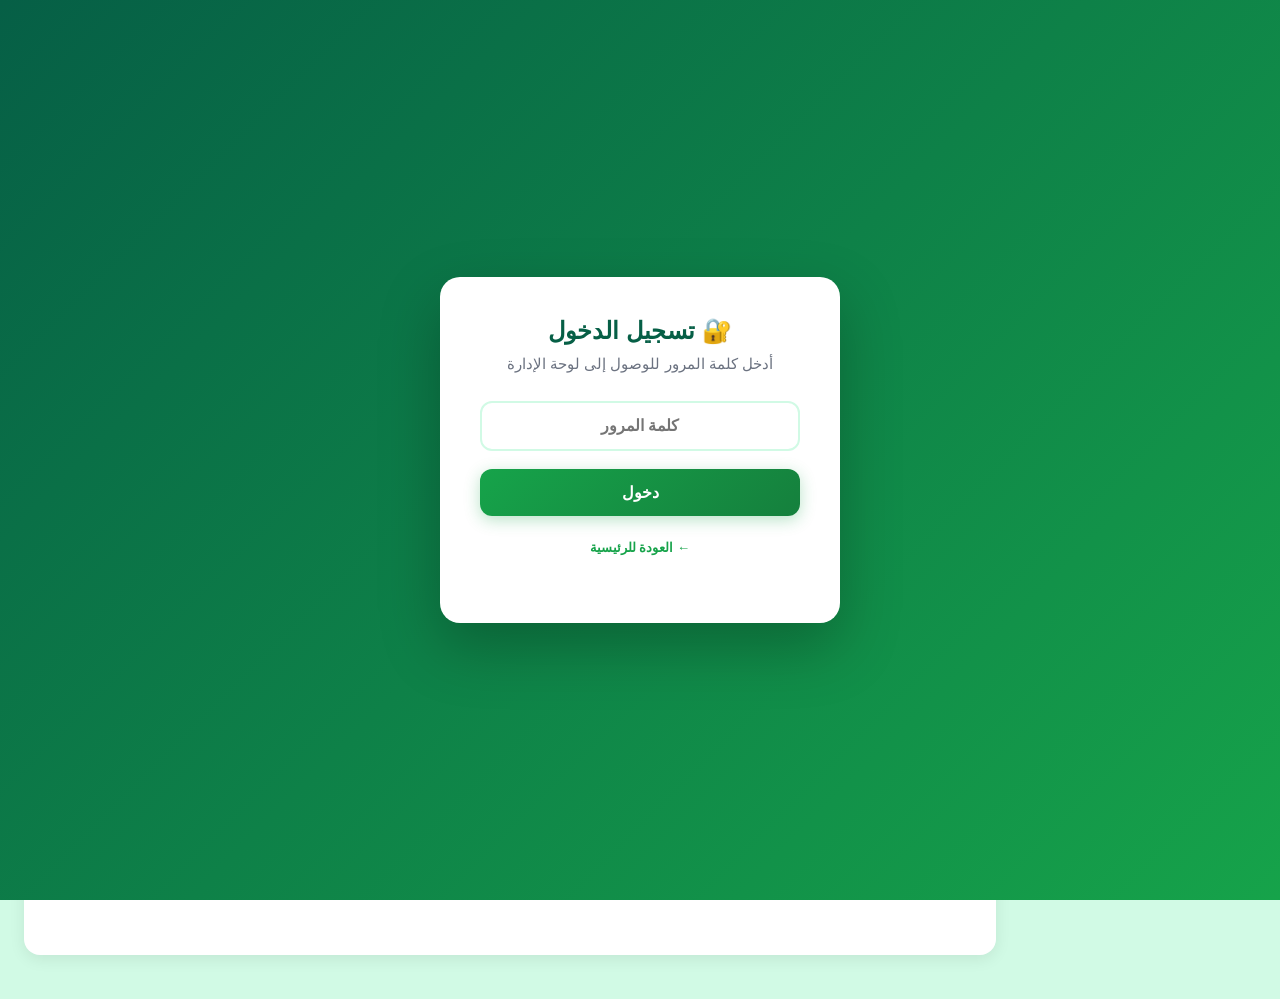
<file: admin.html>
<!DOCTYPE html>
<html lang="ar" dir="rtl">
<head>
<meta charset="UTF-8">
<meta name="viewport" content="width=device-width, initial-scale=1.0">
<title>لوحة الإدارة - أكاديمية الفقه</title>
<style>
*{margin:0;padding:0;box-sizing:border-box}
body{font-family:'Segoe UI',Tahoma,sans-serif;background:#d1fae5;min-height:100vh;color:#065f46;font-size:16px}
a{text-decoration:none;color:inherit}

/* ====== Sidebar ====== */
.side{position:fixed;right:0;top:0;width:260px;height:100vh;background:linear-gradient(180deg,#065f46,#16a34a);color:#fff;padding:20px;overflow-y:auto;z-index:1000;transition:transform .3s ease}
.side h1{font-size:18px;text-align:center;padding-bottom:15px;border-bottom:1px solid rgba(255,255,255,.2);margin-bottom:15px}
.side h1 p{font-size:13px;opacity:.85;margin-top:6px}
.nav-item{display:flex;align-items:center;gap:12px;padding:12px 14px;border-radius:10px;margin-bottom:4px;cursor:pointer;transition:.2s;color:rgba(255,255,255,.9);font-size:15px;font-weight:600}
.nav-item:hover,.nav-item.on{background:rgba(255,255,255,.15);color:#fff}
.nav-item .icon{font-size:20px;width:24px;text-align:center}
.nav-sec{font-size:11px;text-transform:uppercase;opacity:.6;margin:18px 0 10px;padding-right:12px;font-weight:700}

/* Collapsed sidebar */
.side.collapsed{transform:translateX(100%)}
.main{margin-right:260px;padding:24px;transition:margin-right .3s ease}
.main.expanded{margin-right:0}

/* Toggle button */
.toggle-btn{position:fixed;top:16px;right:270px;z-index:1101;background:#16a34a;color:#fff;border:none;width:42px;height:42px;border-radius:10px;font-size:20px;cursor:pointer;display:flex;align-items:center;justify-content:center;box-shadow:0 4px 12px rgba(0,0,0,.15);transition:.3s}
.toggle-btn:hover{background:#15803d}
.toggle-btn.collapsed{right:16px}

/* ====== Header ====== */
.top{display:flex;justify-content:space-between;align-items:center;margin-bottom:24px;flex-wrap:wrap;gap:12px;background:#fff;padding:16px 24px;border-radius:16px;box-shadow:0 4px 16px rgba(0,0,0,.08)}
.top h2{font-size:24px;color:#065f46;font-weight:800}
.user{display:flex;align-items:center;gap:10px;background:#ecfdf5;padding:8px 16px;border-radius:50px;font-size:14px;font-weight:600;color:#065f46}
.user .role{background:#16a34a;color:#fff;padding:4px 12px;border-radius:20px;font-size:12px;font-weight:700}

/* Refresh button */
.refresh-btn{background:linear-gradient(135deg,#16a34a,#15803d);color:#fff;border:none;padding:10px 20px;border-radius:10px;font-size:14px;font-weight:700;cursor:pointer;display:flex;align-items:center;gap:8px;transition:.2s;box-shadow:0 4px 12px rgba(22,163,74,.3)}
.refresh-btn:hover{transform:translateY(-2px);box-shadow:0 6px 20px rgba(22,163,74,.4)}
.refresh-btn.spin .icon{animation:spin 1s linear infinite}
@keyframes spin{from{transform:rotate(0)}to{transform:rotate(360deg)}}

/* ====== Stats ====== */
.stats{display:grid;grid-template-columns:repeat(auto-fit,minmax(200px,1fr));gap:18px;margin-bottom:24px}
.stat{background:#fff;padding:22px;border-radius:16px;box-shadow:0 4px 16px rgba(0,0,0,.08);display:flex;align-items:center;gap:16px;transition:.2s}
.stat:hover{transform:translateY(-4px);box-shadow:0 8px 24px rgba(0,0,0,.12)}
.stat .ic{width:52px;height:52px;border-radius:14px;display:flex;align-items:center;justify-content:center;font-size:26px}
.stat h3{font-size:28px;color:#065f46;font-weight:800}
.stat p{font-size:14px;color:#6b7280;font-weight:600}

/* ====== Cards ====== */
.card{background:#fff;border-radius:16px;padding:24px;margin-bottom:20px;box-shadow:0 4px 16px rgba(0,0,0,.08)}
.card h3{font-size:18px;color:#065f46;margin-bottom:18px;padding-bottom:10px;border-bottom:2px solid #d1fae5;font-weight:700}

/* Actions */
.acts{display:grid;grid-template-columns:repeat(auto-fit,minmax(200px,1fr));gap:14px}
.act{display:flex;align-items:center;gap:14px;padding:18px;background:linear-gradient(135deg,#ecfdf5,#dcfce7);border:2px solid #bbf7d0;border-radius:14px;transition:.2s;cursor:pointer}
.act:hover{border-color:#16a34a;background:#fff;transform:translateY(-3px);box-shadow:0 8px 24px rgba(22,163,74,.15)}
.act .ic{font-size:32px}
.act h4{font-size:15px;margin-bottom:4px;color:#065f46;font-weight:700}
.act p{font-size:13px;color:#6b7280}

/* Status */
.status{display:flex;gap:18px;flex-wrap:wrap;align-items:center;font-size:15px;font-weight:600}
.status .dot{width:12px;height:12px;border-radius:50%;display:inline-block}
.status .dot.on{background:#16a34a;box-shadow:0 0 8px #16a34a}
.status .dot.off{background:#dc2626}

/* Quality */
.qual{padding:16px;border-radius:12px;font-size:15px}
.qual.ok{background:#dcfce7;color:#166534;text-align:center;font-weight:700}
.qual.err{background:#fee2e2;color:#991b1b;margin-bottom:12px;font-weight:600}
.qual.warn{background:#fef3c7;color:#92400e;margin-bottom:12px;font-weight:600}

/* Logs */
table{width:100%;border-collapse:collapse;font-size:15px}
th{text-align:right;padding:12px;background:#ecfdf5;color:#065f46;font-size:13px;font-weight:700}
td{padding:12px;border-bottom:1px solid #e5e7eb}
tr:hover td{background:#f0fdf4}
.badge{display:inline-block;padding:4px 14px;border-radius:20px;font-size:12px;font-weight:700}
.b-add{background:#dcfce7;color:#166534}
.b-edit{background:#dbeafe;color:#1e40af}
.b-del{background:#fee2e2;color:#991b1b}
.b-sync{background:#f3e8ff;color:#7c3aed}

/* Empty */
.empty{text-align:center;padding:40px;color:#6b7280}
.empty .ic{font-size:48px;margin-bottom:12px;opacity:.4}

/* Login */
.login-screen{position:fixed;inset:0;background:linear-gradient(135deg,#065f46,#16a34a);display:flex;align-items:center;justify-content:center;z-index:9999}
.login-box{background:#fff;padding:40px;border-radius:20px;max-width:400px;width:90%;text-align:center;box-shadow:0 24px 60px rgba(0,0,0,.25)}
.login-box h2{color:#065f46;margin-bottom:10px;font-size:24px;font-weight:800}
.login-box p{color:#6b7280;font-size:15px;margin-bottom:28px}
.login-box input{width:100%;padding:14px;border:2px solid #d1fae5;border-radius:12px;font-size:16px;margin-bottom:18px;text-align:center;font-family:inherit;font-weight:600}
.login-box input:focus{outline:none;border-color:#16a34a}
.login-box button{width:100%;padding:14px;background:linear-gradient(135deg,#16a34a,#15803d);color:#fff;border:none;border-radius:12px;font-size:16px;font-weight:700;cursor:pointer;font-family:inherit;box-shadow:0 4px 16px rgba(22,163,74,.3)}
.login-box button:hover{opacity:.9;transform:translateY(-1px)}
.login-box .hint{color:#dc2626;font-size:14px;margin-top:14px;display:none;font-weight:700}

/* ====== Trainee Stats Section ====== */
.trainee-grid{display:grid;grid-template-columns:repeat(auto-fit,minmax(280px,1fr));gap:18px}
.trainee-card{background:linear-gradient(135deg,#f0fdf4,#ecfdf5);border:2px solid #bbf7d0;border-radius:16px;padding:20px;transition:.2s}
.trainee-card:hover{border-color:#16a34a;transform:translateY(-3px);box-shadow:0 8px 24px rgba(22,163,74,.1)}
.trainee-card h4{font-size:16px;color:#065f46;margin-bottom:12px;font-weight:700;display:flex;align-items:center;gap:8px}
.trainee-card .info{font-size:13px;color:#6b7280;margin-bottom:8px}
.trainee-card .progress-bar{height:8px;background:#e5e7eb;border-radius:4px;overflow:hidden;margin-top:8px}
.trainee-card .progress-fill{height:100%;background:linear-gradient(90deg,#16a34a,#22c55e);border-radius:4px;transition:width .5s ease}
.trainee-card .stat-row{display:flex;justify-content:space-between;margin-top:10px;font-size:13px;color:#374151}

/* Mobile */
@media(max-width:768px){
.side{transform:translateX(100%);width:280px}
.side.open{transform:translateX(0)}
.main{margin-right:0;padding:16px;padding-top:70px}
.toggle-btn{right:16px}
.toggle-btn.collapsed{right:16px}
.stats{grid-template-columns:1fr 1fr}
.top h2{font-size:20px}
.stat h3{font-size:24px}
}
</style>
<base target="_blank">
<base target="_blank">
</head>
<body>

<!-- Login Screen -->
<div class="login-screen" id="loginScreen">
  <div class="login-box">
    <h2>🔐 تسجيل الدخول</h2>
    <p>أدخل كلمة المرور للوصول إلى لوحة الإدارة</p>
    <input type="password" id="adminPass" placeholder="كلمة المرور" maxlength="50" onkeypress="if(event.key==='Enter')doLogin()">
    <button onclick="doLogin()">دخول</button>
    <div class="hint" id="loginHint">❌ كلمة المرور غير صحيحة</div>
    <p style="margin-top:24px;font-size:13px;color:#9ca3af"><a href="index.html" style="color:#16a34a;font-weight:700">← العودة للرئيسية</a></p>
  </div>
</div>

<!-- Toggle Sidebar Button -->
<button class="toggle-btn" id="toggleBtn" onclick="toggleSidebar()">☰</button>

<nav class="side" id="side">
  <h1>⚙️ لوحة الإدارة<p>أكاديمية الفقه والتفقه</p></h1>
  <div class="nav-sec">الرئيسية</div>
  <a href="#" class="nav-item on" onclick="showSec('dash');return false"><span class="icon">📊</span>اللوحة الرئيسية</a>
  <div class="nav-sec">إدارة المحتوى</div>
  <a href="add-question.html" class="nav-item"><span class="icon">📝</span>إدارة بنك الأسئلة</a>
  <a href="index.html" class="nav-item"><span class="icon">🎓</span>معاينة المنصة</a>
  <div class="nav-sec">النظام</div>
  <a href="#" class="nav-item" onclick="showSec('logs');return false"><span class="icon">📋</span>سجل العمليات</a>
  <a href="#" class="nav-item" onclick="showSec('trainees');return false"><span class="icon">👥</span>إحصائيات المتدربين</a>
  <a href="#" class="nav-item" onclick="showSec('set');return false"><span class="icon">⚙️</span>الإعدادات</a>
  <div style="margin-top:auto;padding-top:18px;border-top:1px solid rgba(255,255,255,.15)">
    <a href="#" class="nav-item" style="color:#fecaca" onclick="logout();return false"><span class="icon">🚪</span>خروج</a>
  </div>
</nav>

<main class="main" id="main">
  <div class="top">
    <div style="display:flex;align-items:center;gap:12px;flex-wrap:wrap">
      <h2 id="title">📊 لوحة التحكم</h2>
      <button class="refresh-btn" id="refreshBtn" onclick="refreshData()">
        <span class="icon">🔄</span>
        <span>تحديث البيانات</span>
      </button>
    </div>
    <div class="user"><span>👤 مدير النظام</span><span class="role">ADMIN</span></div>
  </div>

  <!-- Dashboard -->
  <div id="sec-dash">
    <div class="stats">
      <div class="stat"><div class="ic" style="background:#dcfce7">📚</div><div><h3 id="stQ">0</h3><p>إجمالي الأسئلة</p></div></div>
      <div class="stat"><div class="ic" style="background:#dbeafe">📂</div><div><h3 id="stC">0</h3><p>التصنيفات</p></div></div>
      <div class="stat"><div class="ic" style="background:#fef3c7">🎯</div><div><h3 id="stL">0</h3><p>مستويات الصعوبة</p></div></div>
      <div class="stat"><div class="ic" style="background:#f3e8ff">📖</div><div><h3 id="stS">0</h3><p>المصادر</p></div></div>
      <div class="stat"><div class="ic" style="background:#ccfbf1">📝</div><div><h3 id="stLast">-</h3><p>آخر إضافة</p></div></div>
      <div class="stat"><div class="ic" style="background:#fee2e2">⚠️</div><div><h3 id="stIss">0</h3><p>مشاكل البيانات</p></div></div>
    </div>

    <div class="card">
      <h3>🚀 إجراءات سريعة</h3>
      <div class="acts">
        <a href="add-question.html" class="act"><span class="ic">➕</span><div><h4>إضافة أسئلة</h4><p>إدارة بنك الأسئلة</p></div></a>
        <a href="add-question.html" class="act"><span class="ic">📋</span><div><h4>استيراد نصي</h4><p>لصق عشرات الأسئلة</p></div></a>
        <a href="https://github.com/raseencloud/fiqh-tafaqh" class="act" target="_blank">
    <span class="ic">🐙</span>
    <div>
        <h4>GitHub</h4>
        <p>المستودع والملفات</p>
    </div>
</a>
        <a href="index.html" class="act"><span class="ic">👁️</span><div><h4>معاينة</h4><p>عرض المنصة للطلاب</p></div></a>
      </div>
    </div>

    <div class="card">
      <h3>🔌 حالة النظام</h3>
      <div class="status">
        <span><span class="dot" id="dot"></span><span id="txt">جاري التحقق...</span></span>
        <span>📡 GitHub: <span id="gh">جاري الفحص...</span></span>
        <span>📦 آخر تحديث: <span id="upd">-</span></span>
        <span>💾 نسخة محلية: <span id="bak">-</span></span>
      </div>
    </div>

    <div class="card">
      <h3>🔍 جودة البيانات</h3>
      <div id="qual"><div class="empty"><div class="ic">🔍</div><p>جاري التحليل...</p></div></div>
    </div>
  </div>

  <!-- Logs -->
  <div id="sec-logs" style="display:none">
    <div class="card">
      <h3>📋 سجل العمليات <button onclick="clearLogs()" style="float:left;padding:6px 14px;background:#fee2e2;color:#991b1b;border:none;border-radius:8px;cursor:pointer;font-size:13px;font-weight:700">🗑️ مسح</button></h3>
      <div style="overflow-x:auto">
        <table>
          <thead><tr><th>الوقت</th><th>المستخدم</th><th>العملية</th><th>التفاصيل</th><th>الحالة</th></tr></thead>
          <tbody id="logBody"><tr><td colspan="5" class="empty"><div class="ic">📭</div><p>لا توجد عمليات مسجلة</p></td></tr></tbody>
        </table>
      </div>
    </div>
  </div>

  <!-- Trainees Stats -->
  <div id="sec-trainees" style="display:none">
    <div class="card">
      <h3>👥 إحصائيات المتدربين</h3>
      <div class="stats" style="margin-bottom:20px">
        <div class="stat"><div class="ic" style="background:#dbeafe">👤</div><div><h3 id="trTotal">0</h3><p>إجمالي المتدربين</p></div></div>
        <div class="stat"><div class="ic" style="background:#dcfce7">✅</div><div><h3 id="trActive">0</h3><p>متدربين نشطين</p></div></div>
        <div class="stat"><div class="ic" style="background:#fef3c7">🎯</div><div><h3 id="trExams">0</h3><p>إجمالي الاختبارات</p></div></div>
        <div class="stat"><div class="ic" style="background:#f3e8ff">🎓</div><div><h3 id="trCerts">0</h3><p>إجمالي الشهادات</p></div></div>
      </div>
      <div id="traineeList">
        <div class="empty"><div class="ic">👥</div><p>جاري تحميل بيانات المتدربين...</p></div>
      </div>
    </div>
  </div>

  <!-- Settings -->
  <div id="sec-set" style="display:none">
    <div class="card">
      <h3>⚙️ إعدادات النظام</h3>
      <div style="max-width:600px">
        <p style="margin-bottom:14px;font-size:14px"><b>🔗 رابط JSON:</b><br><input value="https://ieashehata1965-netizen.github.io/fiqh-tafaqh/fiqh-questions.json" readonly style="width:100%;padding:10px;border:1px solid #d1fae5;border-radius:8px;margin-top:6px;font-size:13px;background:#f0fdf4;color:#065f46;font-weight:600"></p>
        <p style="margin-bottom:14px;font-size:14px"><b>🐙 المستودع:</b><br><input value="ieashehata1965-netizen/fiqh-tafaqh" readonly style="width:100%;padding:10px;border:1px solid #d1fae5;border-radius:8px;margin-top:6px;font-size:13px;background:#f0fdf4;color:#065f46;font-weight:600"></p>
        <p style="margin-bottom:14px;font-size:14px"><b>📁 المسار:</b><br><input value="fiqh-questions.json" readonly style="width:100%;padding:10px;border:1px solid #d1fae5;border-radius:8px;margin-top:6px;font-size:13px;background:#f0fdf4;color:#065f46;font-weight:600"></p>
        <div style="background:#ecfdf5;padding:14px;border-radius:10px;font-size:13px;color:#166534;font-weight:600">💡 إدارة الأسئلة من <a href="add-question.html" style="color:#065f46;font-weight:800">صفحة إدارة بنك الأسئلة</a></div>
      </div>
    </div>
  </div>
</main>

<script>
const SITE = 'https://raseencloud.github.io/fiqh-tafaqh';
const JSON_URL = `${SITE}/fiqh-questions.json`;

let questions = [];
let auditLog = [];

/* =========================
   LOGIN
========================= */
const ADMIN_PASS = 'admin';

function checkLogin() {
    if(sessionStorage.getItem('admin_access') === 'granted') {
        document.getElementById('loginScreen').style.display = 'none';
        load();
    }
}

function doLogin() {
    const pass = document.getElementById('adminPass').value.trim();
    if(pass === ADMIN_PASS) {
        sessionStorage.setItem('admin_access', 'granted');
        document.getElementById('loginScreen').style.display = 'none';
        document.getElementById('loginHint').style.display = 'none';
        load();
    } else {
        document.getElementById('loginHint').style.display = 'block';
        document.getElementById('adminPass').value = '';
        document.getElementById('adminPass').focus();
    }
}

function logout() {
    sessionStorage.removeItem('admin_access');
    location.reload();
}

/* =========================
   SIDEBAR TOGGLE
========================= */
function toggleSidebar(){
    const side = document.getElementById('side');
    const main = document.getElementById('main');
    const btn = document.getElementById('toggleBtn');

    if(side.classList.contains('collapsed')){
        side.classList.remove('collapsed');
        main.classList.remove('expanded');
        btn.classList.remove('collapsed');
        btn.innerHTML = '☰';
    } else {
        side.classList.add('collapsed');
        main.classList.add('expanded');
        btn.classList.add('collapsed');
        btn.innerHTML = '☰';
    }
}

/* =========================
   REFRESH DATA
========================= */
async function refreshData(){
    const btn = document.getElementById('refreshBtn');
    btn.classList.add('spin');
    btn.disabled = true;

    toast('🔄 جاري تحديث البيانات...');

    try{
        // Clear cache and reload
        localStorage.removeItem('questions_backup');
        await load();
        toast('✅ تم تحديث البيانات بنجاح');
    }catch(e){
        toast('❌ فشل التحديث: ' + e.message);
    }finally{
        btn.classList.remove('spin');
        btn.disabled = false;
    }
}

/* =========================
   LOAD DATA
========================= */
async function load(){
  let backup=localStorage.getItem('questions_backup');
  if(backup){try{questions=JSON.parse(backup)}catch(e){questions=[]}}
  try{
    let r=await fetch(JSON_URL+'?v='+Date.now());
    if(r.ok){
      let d=await r.json();
      if(Array.isArray(d)&&d.length>0){
        questions=d.filter(q=>q&&q.q&&q.a&&q.a.length===4);
        // Save to localStorage
        localStorage.setItem('questions_backup', JSON.stringify(questions));
        localStorage.setItem('last_sync_time', new Date().toISOString());
        update();analyze();loadTrainees();
      }
    }
  }catch(e){update();loadTrainees();}
  checkStatus();
  loadLogs();
}

function update(){
  document.getElementById('stQ').textContent=questions.length;
  document.getElementById('stC').textContent=[...new Set(questions.map(q=>q.category).filter(Boolean))].size;
  document.getElementById('stL').textContent=[...new Set(questions.map(q=>q.level).filter(Boolean))].size;
  document.getElementById('stS').textContent=[...new Set(questions.map(q=>q.source).filter(Boolean))].size;
  let last=questions[questions.length-1];
  document.getElementById('stLast').textContent=last?'#'+last.id:'-';
  let iss=questions.filter(q=>!q.q||!q.a||q.a.length!==4||q.a.some(a=>!a)||typeof q.c!=='number'||q.c<0||q.c>3).length;
  document.getElementById('stIss').textContent=iss;
}

function analyze(){
  let issues=[],warns=[];
  questions.forEach(q=>{
    if(!q.category||q.category==='غير مصنف')warns.push(`#${q.id}: بدون تصنيف`);
    if(!q.source||q.source==='غير محدد')warns.push(`#${q.id}: بدون مصدر`);
    if(!q.level||q.level==='غير محدد')warns.push(`#${q.id}: بدون مستوى`);
  });
  let seen=new Map();
  questions.forEach(q=>{let k=String(q.q).toLowerCase().replace(/\s+/g,' ').trim();if(seen.has(k))issues.push(`تكرار: #${q.id} مع #${seen.get(k)}`);else seen.set(k,q.id)});
  questions.forEach(q=>{if(typeof q.c!=='number'||q.c<0||q.c>3)issues.push(`#${q.id}: إجابة غير صالحة`)});
  let html='';
  if(issues.length===0&&warns.length===0)html='<div class="qual ok"><div style="font-size:32px;margin-bottom:8px">✅</div><b>البيانات نظيفة</b><br><span style="font-size:14px;opacity:.8">لا توجد مشاكل</span></div>';
  else{
    if(issues.length)html+=`<div class="qual err"><b>❌ أخطاء (${issues.length}):</b><ul style="margin:8px 0 0 0;padding-right:20px;font-size:14px">${issues.slice(0,5).map(i=>`<li>${i}</li>`).join('')}${issues.length>5?`<li>... و ${issues.length-5} أخرى</li>`:''}</ul></div>`;
    if(warns.length)html+=`<div class="qual warn"><b>⚠️ تحذيرات (${warns.length}):</b><ul style="margin:8px 0 0 0;padding-right:20px;font-size:14px">${warns.slice(0,5).map(w=>`<li>${w}</li>`).join('')}${warns.length>5?`<li>... و ${warns.length-5} أخرى</li>`:''}</ul></div>`;
  }
  document.getElementById('qual').innerHTML=html;
}

async function checkStatus(){
  let dot=document.getElementById('dot'),txt=document.getElementById('txt'),gh=document.getElementById('gh');
  try{let r=await fetch(JSON_URL,{method:'HEAD'});if(r.ok){dot.className='dot on';txt.textContent='متصل';gh.textContent='✅ يعمل'}else throw new Error()}
  catch(e){dot.className='dot off';txt.textContent='غير متصل';gh.textContent='❌ خطأ'}
  let upd=localStorage.getItem('last_sync_time');
  document.getElementById('upd').textContent=upd?new Date(upd).toLocaleString('ar-SA'):'غير معروف';
  let bak=localStorage.getItem('questions_backup');
  document.getElementById('bak').textContent=bak?'✅ '+JSON.parse(bak).length+' سؤال':'❌ غير متوفرة';
}

/* =========================
   TRAINEE STATISTICS
========================= */
function loadTrainees(){
  // Scan localStorage for trainee data
  let trainees = [];
  let totalExams = 0;
  let totalCerts = 0;

  for(let i = 0; i < localStorage.length; i++){
    let key = localStorage.key(i);
    if(key && key.startsWith('fiqh_progress_')){
      try{
        let data = JSON.parse(localStorage.getItem(key));
        let email = key.replace('fiqh_progress_', '');
        // Try to find user info
        let userInfo = null;
        let userKey = 'fiqh_user'; // We can't easily match, so we'll use the data we have

        trainees.push({
          email: email,
          totalAnswered: data.totalAnswered || 0,
          totalCorrect: data.totalCorrect || 0,
          totalCerts: data.totalCerts || 0,
          exams: data.exams || [],
          rate: data.totalAnswered > 0 ? Math.round((data.totalCorrect / data.totalAnswered) * 100) : 0
        });

        totalExams += (data.exams || []).length;
        totalCerts += data.totalCerts || 0;
      }catch(e){}
    }
  }

  // Also check for fiqh_user entries
  let userCount = 0;
  for(let i = 0; i < localStorage.length; i++){
    let key = localStorage.key(i);
    if(key === 'fiqh_user') userCount++;
  }

  document.getElementById('trTotal').textContent = trainees.length;
  document.getElementById('trActive').textContent = trainees.filter(t => t.totalAnswered > 0).length;
  document.getElementById('trExams').textContent = totalExams;
  document.getElementById('trCerts').textContent = totalCerts;

  renderTrainees(trainees);
}

function renderTrainees(trainees){
  const list = document.getElementById('traineeList');

  if(trainees.length === 0){
    list.innerHTML = '<div class="empty"><div class="ic">👥</div><p>لا يوجد متدربين مسجلين بعد</p><p style="font-size:13px;color:#9ca3af;margin-top:8px">سيتم عرض بيانات المتدربين تلقائياً عند تسجيلهم</p></div>';
    return;
  }

  let html = '<div class="trainee-grid">';
  trainees.forEach((t, idx) => {
    html += `
      <div class="trainee-card">
        <h4>👤 متدرب #${idx + 1}</h4>
        <div class="info">📧 ${esc(t.email)}</div>
        <div class="stat-row">
          <span>📊 أسئلة:</span>
          <span><b>${t.totalAnswered}</b></span>
        </div>
        <div class="stat-row">
          <span>✅ صحيحة:</span>
          <span><b>${t.totalCorrect}</b></span>
        </div>
        <div class="stat-row">
          <span>🎓 شهادات:</span>
          <span><b>${t.totalCerts}</b></span>
        </div>
        <div class="stat-row">
          <span>🎯 اختبارات:</span>
          <span><b>${t.exams.length}</b></span>
        </div>
        <div style="margin-top:12px">
          <div style="display:flex;justify-content:space-between;font-size:12px;color:#6b7280;margin-bottom:4px">
            <span>نسبة النجاح</span>
            <span><b>${t.rate}%</b></span>
          </div>
          <div class="progress-bar">
            <div class="progress-fill" style="width:${t.rate}%"></div>
          </div>
        </div>
      </div>
    `;
  });
  html += '</div>';
  list.innerHTML = html;
}

function esc(t){return t.replace(/</g,'&lt;').replace(/>/g,'&gt;');}

function loadLogs(){
  let s=localStorage.getItem('audit_log');
  if(s){try{auditLog=JSON.parse(s);renderLogs()}catch(e){auditLog=[]}}
}
function renderLogs(){
  let b=document.getElementById('logBody');
  if(!auditLog.length){b.innerHTML='<tr><td colspan="5" class="empty"><div class="ic">📭</div><p>لا توجد عمليات مسجلة</p></td></tr>';return}
  let map={add:['b-add','إضافة'],edit:['b-edit','تعديل'],del:['b-del','حذف'],sync:['b-sync','مزامنة']};
  b.innerHTML=auditLog.slice().reverse().map(e=>{
    let m=map[e.type]||['b-add',e.type];
    return`<tr><td>${new Date(e.time).toLocaleString('ar-SA')}</td><td>${e.user||'مدير'}</td><td><span class="badge ${m[0]}">${m[1]}</span></td><td>${e.details||'-'}</td><td>${e.status==='success'?'✅ نجاح':'❌ فشل'}</td></tr>`
  }).join('');
}
function clearLogs(){if(!confirm('مسح السجل؟'))return;auditLog=[];localStorage.removeItem('audit_log');renderLogs()}

function showSec(id){
  document.getElementById('sec-dash').style.display='none';
  document.getElementById('sec-logs').style.display='none';
  document.getElementById('sec-trainees').style.display='none';
  document.getElementById('sec-set').style.display='none';
  document.getElementById('sec-'+id).style.display='block';
  let titles={dash:'📊 لوحة التحكم',logs:'📋 سجل العمليات',trainees:'👥 إحصائيات المتدربين',set:'⚙️ الإعدادات'};
  document.getElementById('title').textContent=titles[id]||'';
  document.querySelectorAll('.nav-item').forEach(i=>i.classList.remove('on'));
  if(event && event.currentTarget) event.currentTarget.classList.add('on');

  // Reload trainees when switching to that tab
  if(id === 'trainees') loadTrainees();
}

function toast(msg){
    // Simple toast implementation
    const div = document.createElement('div');
    div.style.cssText = 'position:fixed;top:20px;left:20px;background:#065f46;color:#fff;padding:12px 20px;border-radius:10px;font-size:14px;font-weight:700;z-index:9999;box-shadow:0 4px 16px rgba(0,0,0,.2);animation:slideIn .3s ease;';
    div.textContent = msg;
    document.body.appendChild(div);
    setTimeout(()=>div.remove(), 3000);
}

// Check login on load
checkLogin();
</script>
</body>
</html>
</file>
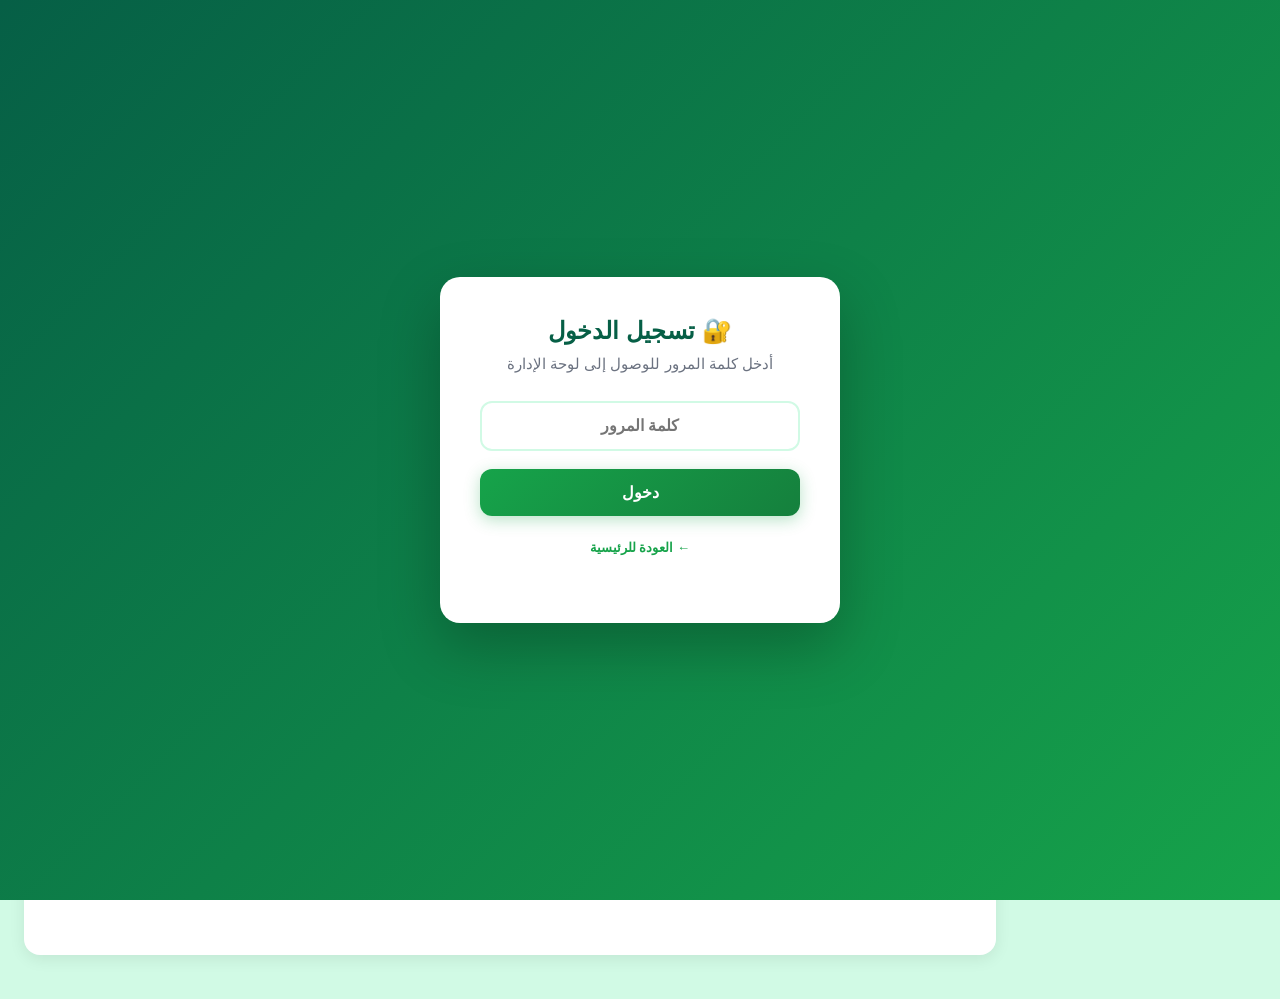
<file: admin2.html>
<!DOCTYPE html>
<html lang="ar" dir="rtl">
<head>
<meta charset="UTF-8">
<meta name="viewport" content="width=device-width, initial-scale=1.0">
<title>لوحة الإدارة - أكاديمية الفقه</title>
<style>
*{margin:0;padding:0;box-sizing:border-box}
body{font-family:'Segoe UI',Tahoma,sans-serif;background:#d1fae5;min-height:100vh;color:#065f46;font-size:16px}
a{text-decoration:none;color:inherit}

/* ====== Sidebar ====== */
.side{position:fixed;right:0;top:0;width:260px;height:100vh;background:linear-gradient(180deg,#065f46,#16a34a);color:#fff;padding:20px;overflow-y:auto;z-index:1000;transition:transform .3s ease}
.side h1{font-size:18px;text-align:center;padding-bottom:15px;border-bottom:1px solid rgba(255,255,255,.2);margin-bottom:15px}
.side h1 p{font-size:13px;opacity:.85;margin-top:6px}
.nav-item{display:flex;align-items:center;gap:12px;padding:12px 14px;border-radius:10px;margin-bottom:4px;cursor:pointer;transition:.2s;color:rgba(255,255,255,.9);font-size:15px;font-weight:600}
.nav-item:hover,.nav-item.on{background:rgba(255,255,255,.15);color:#fff}
.nav-item .icon{font-size:20px;width:24px;text-align:center}
.nav-sec{font-size:11px;text-transform:uppercase;opacity:.6;margin:18px 0 10px;padding-right:12px;font-weight:700}

/* Collapsed sidebar */
.side.collapsed{transform:translateX(100%)}
.main{margin-right:260px;padding:24px;transition:margin-right .3s ease}
.main.expanded{margin-right:0}

/* Toggle button */
.toggle-btn{position:fixed;top:16px;right:270px;z-index:1101;background:#16a34a;color:#fff;border:none;width:42px;height:42px;border-radius:10px;font-size:20px;cursor:pointer;display:flex;align-items:center;justify-content:center;box-shadow:0 4px 12px rgba(0,0,0,.15);transition:.3s}
.toggle-btn:hover{background:#15803d}
.toggle-btn.collapsed{right:16px}

/* ====== Header ====== */
.top{display:flex;justify-content:space-between;align-items:center;margin-bottom:24px;flex-wrap:wrap;gap:12px;background:#fff;padding:16px 24px;border-radius:16px;box-shadow:0 4px 16px rgba(0,0,0,.08)}
.top h2{font-size:24px;color:#065f46;font-weight:800}
.user{display:flex;align-items:center;gap:10px;background:#ecfdf5;padding:8px 16px;border-radius:50px;font-size:14px;font-weight:600;color:#065f46}
.user .role{background:#16a34a;color:#fff;padding:4px 12px;border-radius:20px;font-size:12px;font-weight:700}

/* Refresh button */
.refresh-btn{background:linear-gradient(135deg,#16a34a,#15803d);color:#fff;border:none;padding:10px 20px;border-radius:10px;font-size:14px;font-weight:700;cursor:pointer;display:flex;align-items:center;gap:8px;transition:.2s;box-shadow:0 4px 12px rgba(22,163,74,.3)}
.refresh-btn:hover{transform:translateY(-2px);box-shadow:0 6px 20px rgba(22,163,74,.4)}
.refresh-btn.spin .icon{animation:spin 1s linear infinite}
@keyframes spin{from{transform:rotate(0)}to{transform:rotate(360deg)}}

/* ====== Stats ====== */
.stats{display:grid;grid-template-columns:repeat(auto-fit,minmax(200px,1fr));gap:18px;margin-bottom:24px}
.stat{background:#fff;padding:22px;border-radius:16px;box-shadow:0 4px 16px rgba(0,0,0,.08);display:flex;align-items:center;gap:16px;transition:.2s}
.stat:hover{transform:translateY(-4px);box-shadow:0 8px 24px rgba(0,0,0,.12)}
.stat .ic{width:52px;height:52px;border-radius:14px;display:flex;align-items:center;justify-content:center;font-size:26px}
.stat h3{font-size:28px;color:#065f46;font-weight:800}
.stat p{font-size:14px;color:#6b7280;font-weight:600}

/* ====== Cards ====== */
.card{background:#fff;border-radius:16px;padding:24px;margin-bottom:20px;box-shadow:0 4px 16px rgba(0,0,0,.08)}
.card h3{font-size:18px;color:#065f46;margin-bottom:18px;padding-bottom:10px;border-bottom:2px solid #d1fae5;font-weight:700}

/* Actions */
.acts{display:grid;grid-template-columns:repeat(auto-fit,minmax(200px,1fr));gap:14px}
.act{display:flex;align-items:center;gap:14px;padding:18px;background:linear-gradient(135deg,#ecfdf5,#dcfce7);border:2px solid #bbf7d0;border-radius:14px;transition:.2s;cursor:pointer}
.act:hover{border-color:#16a34a;background:#fff;transform:translateY(-3px);box-shadow:0 8px 24px rgba(22,163,74,.15)}
.act .ic{font-size:32px}
.act h4{font-size:15px;margin-bottom:4px;color:#065f46;font-weight:700}
.act p{font-size:13px;color:#6b7280}

/* Status */
.status{display:flex;gap:18px;flex-wrap:wrap;align-items:center;font-size:15px;font-weight:600}
.status .dot{width:12px;height:12px;border-radius:50%;display:inline-block}
.status .dot.on{background:#16a34a;box-shadow:0 0 8px #16a34a}
.status .dot.off{background:#dc2626}

/* Quality */
.qual{padding:16px;border-radius:12px;font-size:15px}
.qual.ok{background:#dcfce7;color:#166534;text-align:center;font-weight:700}
.qual.err{background:#fee2e2;color:#991b1b;margin-bottom:12px;font-weight:600}
.qual.warn{background:#fef3c7;color:#92400e;margin-bottom:12px;font-weight:600}

/* Logs */
table{width:100%;border-collapse:collapse;font-size:15px}
th{text-align:right;padding:12px;background:#ecfdf5;color:#065f46;font-size:13px;font-weight:700}
td{padding:12px;border-bottom:1px solid #e5e7eb}
tr:hover td{background:#f0fdf4}
.badge{display:inline-block;padding:4px 14px;border-radius:20px;font-size:12px;font-weight:700}
.b-add{background:#dcfce7;color:#166534}
.b-edit{background:#dbeafe;color:#1e40af}
.b-del{background:#fee2e2;color:#991b1b}
.b-sync{background:#f3e8ff;color:#7c3aed}

/* Empty */
.empty{text-align:center;padding:40px;color:#6b7280}
.empty .ic{font-size:48px;margin-bottom:12px;opacity:.4}

/* Login */
.login-screen{position:fixed;inset:0;background:linear-gradient(135deg,#065f46,#16a34a);display:flex;align-items:center;justify-content:center;z-index:9999}
.login-box{background:#fff;padding:40px;border-radius:20px;max-width:400px;width:90%;text-align:center;box-shadow:0 24px 60px rgba(0,0,0,.25)}
.login-box h2{color:#065f46;margin-bottom:10px;font-size:24px;font-weight:800}
.login-box p{color:#6b7280;font-size:15px;margin-bottom:28px}
.login-box input{width:100%;padding:14px;border:2px solid #d1fae5;border-radius:12px;font-size:16px;margin-bottom:18px;text-align:center;font-family:inherit;font-weight:600}
.login-box input:focus{outline:none;border-color:#16a34a}
.login-box button{width:100%;padding:14px;background:linear-gradient(135deg,#16a34a,#15803d);color:#fff;border:none;border-radius:12px;font-size:16px;font-weight:700;cursor:pointer;font-family:inherit;box-shadow:0 4px 16px rgba(22,163,74,.3)}
.login-box button:hover{opacity:.9;transform:translateY(-1px)}
.login-box .hint{color:#dc2626;font-size:14px;margin-top:14px;display:none;font-weight:700}

/* Mobile */
@media(max-width:768px){
.side{transform:translateX(100%);width:280px}
.side.open{transform:translateX(0)}
.main{margin-right:0;padding:16px;padding-top:70px}
.toggle-btn{right:16px}
.toggle-btn.collapsed{right:16px}
.stats{grid-template-columns:1fr 1fr}
.top h2{font-size:20px}
.stat h3{font-size:24px}
}
</style>
<base target="_blank">
</head>
<body>

<!-- Login Screen -->
<div class="login-screen" id="loginScreen">
  <div class="login-box">
    <h2>🔐 تسجيل الدخول</h2>
    <p>أدخل كلمة المرور للوصول إلى لوحة الإدارة</p>
    <input type="password" id="adminPass" placeholder="كلمة المرور" maxlength="50" onkeypress="if(event.key==='Enter')doLogin()">
    <button onclick="doLogin()">دخول</button>
    <div class="hint" id="loginHint">❌ كلمة المرور غير صحيحة</div>
    <p style="margin-top:24px;font-size:13px;color:#9ca3af"><a href="index.html" style="color:#16a34a;font-weight:700">← العودة للرئيسية</a></p>
  </div>
</div>

<!-- Toggle Sidebar Button -->
<button class="toggle-btn" id="toggleBtn" onclick="toggleSidebar()">☰</button>

<nav class="side" id="side">
  <h1>⚙️ لوحة الإدارة<p>أكاديمية الفقه والتفقه</p></h1>
  <div class="nav-sec">الرئيسية</div>
  <a href="#" class="nav-item on" onclick="showSec('dash');return false"><span class="icon">📊</span>اللوحة الرئيسية</a>
  <div class="nav-sec">إدارة المحتوى</div>
  <a href="add-question.html" class="nav-item"><span class="icon">📝</span>إدارة بنك الأسئلة</a>
  <a href="index.html" class="nav-item"><span class="icon">🎓</span>معاينة المنصة</a>
  <div class="nav-sec">النظام</div>
  <a href="#" class="nav-item" onclick="showSec('logs');return false"><span class="icon">📋</span>سجل العمليات</a>
  <a href="#" class="nav-item" onclick="showSec('set');return false"><span class="icon">⚙️</span>الإعدادات</a>
  <div style="margin-top:auto;padding-top:18px;border-top:1px solid rgba(255,255,255,.15)">
    <a href="#" class="nav-item" style="color:#fecaca" onclick="logout();return false"><span class="icon">🚪</span>خروج</a>
  </div>
</nav>

<main class="main" id="main">
  <div class="top">
    <div style="display:flex;align-items:center;gap:12px;flex-wrap:wrap">
      <h2 id="title">📊 لوحة التحكم</h2>
      <button class="refresh-btn" id="refreshBtn" onclick="refreshData()">
        <span class="icon">🔄</span>
        <span>تحديث البيانات</span>
      </button>
    </div>
    <div class="user"><span>👤 مدير النظام</span><span class="role">ADMIN</span></div>
  </div>

  <!-- Dashboard -->
  <div id="sec-dash">
    <div class="stats">
      <div class="stat"><div class="ic" style="background:#dcfce7">📚</div><div><h3 id="stQ">0</h3><p>إجمالي الأسئلة</p></div></div>
      <div class="stat"><div class="ic" style="background:#dbeafe">📂</div><div><h3 id="stC">0</h3><p>التصنيفات</p></div></div>
      <div class="stat"><div class="ic" style="background:#fef3c7">🎯</div><div><h3 id="stL">0</h3><p>مستويات الصعوبة</p></div></div>
      <div class="stat"><div class="ic" style="background:#f3e8ff">📖</div><div><h3 id="stS">0</h3><p>المصادر</p></div></div>
      <div class="stat"><div class="ic" style="background:#ccfbf1">📝</div><div><h3 id="stLast">-</h3><p>آخر إضافة</p></div></div>
      <div class="stat"><div class="ic" style="background:#fee2e2">⚠️</div><div><h3 id="stIss">0</h3><p>مشاكل البيانات</p></div></div>
    </div>

    <div class="card">
      <h3>🚀 إجراءات سريعة</h3>
      <div class="acts">
        <a href="add-question.html" class="act"><span class="ic">➕</span><div><h4>إضافة أسئلة</h4><p>إدارة بنك الأسئلة</p></div></a>
        <a href="add-question.html" class="act"><span class="ic">📋</span><div><h4>استيراد نصي</h4><p>لصق عشرات الأسئلة</p></div></a>
        <a href="https://github.com/ieashehata1965-netizen/fiqh-tafaqh" class="act" target="_blank"><span class="ic">🐙</span><div><h4>GitHub</h4><p>المستودع والملفات</p></div></a>
        <a href="index.html" class="act"><span class="ic">👁️</span><div><h4>معاينة</h4><p>عرض المنصة للطلاب</p></div></a>
      </div>
    </div>

    <div class="card">
      <h3>🔌 حالة النظام</h3>
      <div class="status">
        <span><span class="dot" id="dot"></span><span id="txt">جاري التحقق...</span></span>
        <span>📡 GitHub: <span id="gh">جاري الفحص...</span></span>
        <span>📦 آخر تحديث: <span id="upd">-</span></span>
        <span>💾 نسخة محلية: <span id="bak">-</span></span>
      </div>
    </div>

    <div class="card">
      <h3>🔍 جودة البيانات</h3>
      <div id="qual"><div class="empty"><div class="ic">🔍</div><p>جاري التحليل...</p></div></div>
    </div>
  </div>

  <!-- Logs -->
  <div id="sec-logs" style="display:none">
    <div class="card">
      <h3>📋 سجل العمليات <button onclick="clearLogs()" style="float:left;padding:6px 14px;background:#fee2e2;color:#991b1b;border:none;border-radius:8px;cursor:pointer;font-size:13px;font-weight:700">🗑️ مسح</button></h3>
      <div style="overflow-x:auto">
        <table>
          <thead><tr><th>الوقت</th><th>المستخدم</th><th>العملية</th><th>التفاصيل</th><th>الحالة</th></tr></thead>
          <tbody id="logBody"><tr><td colspan="5" class="empty"><div class="ic">📭</div><p>لا توجد عمليات مسجلة</p></td></tr></tbody>
        </table>
      </div>
    </div>
  </div>

  <!-- Settings -->
  <div id="sec-set" style="display:none">
    <div class="card">
      <h3>⚙️ إعدادات النظام</h3>
      <div style="max-width:600px">
        <p style="margin-bottom:14px;font-size:14px"><b>🔗 رابط JSON:</b><br><input value="https://ieashehata1965-netizen.github.io/fiqh-tafaqh/fiqh-questions.json" readonly style="width:100%;padding:10px;border:1px solid #d1fae5;border-radius:8px;margin-top:6px;font-size:13px;background:#f0fdf4;color:#065f46;font-weight:600"></p>
        <p style="margin-bottom:14px;font-size:14px"><b>🐙 المستودع:</b><br><input value="ieashehata1965-netizen/fiqh-tafaqh" readonly style="width:100%;padding:10px;border:1px solid #d1fae5;border-radius:8px;margin-top:6px;font-size:13px;background:#f0fdf4;color:#065f46;font-weight:600"></p>
        <p style="margin-bottom:14px;font-size:14px"><b>📁 المسار:</b><br><input value="fiqh-questions.json" readonly style="width:100%;padding:10px;border:1px solid #d1fae5;border-radius:8px;margin-top:6px;font-size:13px;background:#f0fdf4;color:#065f46;font-weight:600"></p>
        <div style="background:#ecfdf5;padding:14px;border-radius:10px;font-size:13px;color:#166534;font-weight:600">💡 إدارة الأسئلة من <a href="add-question.html" style="color:#065f46;font-weight:800">صفحة إدارة بنك الأسئلة</a></div>
      </div>
    </div>
  </div>
</main>

<script>
const JSON_URL='https://ieashehata1965-netizen.github.io/fiqh-tafaqh/fiqh-questions.json';
let questions=[],auditLog=[];

/* =========================
   LOGIN
========================= */
const ADMIN_PASS = 'admin';

function checkLogin() {
    if(sessionStorage.getItem('admin_access') === 'granted') {
        document.getElementById('loginScreen').style.display = 'none';
        load();
    }
}

function doLogin() {
    const pass = document.getElementById('adminPass').value.trim();
    if(pass === ADMIN_PASS) {
        sessionStorage.setItem('admin_access', 'granted');
        document.getElementById('loginScreen').style.display = 'none';
        document.getElementById('loginHint').style.display = 'none';
        load();
    } else {
        document.getElementById('loginHint').style.display = 'block';
        document.getElementById('adminPass').value = '';
        document.getElementById('adminPass').focus();
    }
}

function logout() {
    sessionStorage.removeItem('admin_access');
    location.reload();
}

/* =========================
   SIDEBAR TOGGLE
========================= */
function toggleSidebar(){
    const side = document.getElementById('side');
    const main = document.getElementById('main');
    const btn = document.getElementById('toggleBtn');

    if(side.classList.contains('collapsed')){
        side.classList.remove('collapsed');
        main.classList.remove('expanded');
        btn.classList.remove('collapsed');
        btn.innerHTML = '☰';
    } else {
        side.classList.add('collapsed');
        main.classList.add('expanded');
        btn.classList.add('collapsed');
        btn.innerHTML = '☰';
    }
}

/* =========================
   REFRESH DATA
========================= */
async function refreshData(){
    const btn = document.getElementById('refreshBtn');
    btn.classList.add('spin');
    btn.disabled = true;

    toast('🔄 جاري تحديث البيانات...');

    try{
        // Clear cache and reload
        localStorage.removeItem('questions_backup');
        await load();
        toast('✅ تم تحديث البيانات بنجاح');
    }catch(e){
        toast('❌ فشل التحديث: ' + e.message);
    }finally{
        btn.classList.remove('spin');
        btn.disabled = false;
    }
}

/* =========================
   LOAD DATA
========================= */
async function load(){
  let backup=localStorage.getItem('questions_backup');
  if(backup){try{questions=JSON.parse(backup)}catch(e){questions=[]}}
  try{
    let r=await fetch(JSON_URL+'?v='+Date.now());
    if(r.ok){
      let d=await r.json();
      if(Array.isArray(d)&&d.length>0){
        questions=d.filter(q=>q&&q.q&&q.a&&q.a.length===4);
        // Save to localStorage
        localStorage.setItem('questions_backup', JSON.stringify(questions));
        localStorage.setItem('last_sync_time', new Date().toISOString());
        update();analyze();
      }
    }
  }catch(e){update()}
  checkStatus();
  loadLogs();
}

function update(){
  document.getElementById('stQ').textContent=questions.length;
  document.getElementById('stC').textContent=[...new Set(questions.map(q=>q.category).filter(Boolean))].size;
  document.getElementById('stL').textContent=[...new Set(questions.map(q=>q.level).filter(Boolean))].size;
  document.getElementById('stS').textContent=[...new Set(questions.map(q=>q.source).filter(Boolean))].size;
  let last=questions[questions.length-1];
  document.getElementById('stLast').textContent=last?'#'+last.id:'-';
  let iss=questions.filter(q=>!q.q||!q.a||q.a.length!==4||q.a.some(a=>!a)||typeof q.c!=='number'||q.c<0||q.c>3).length;
  document.getElementById('stIss').textContent=iss;
}

function analyze(){
  let issues=[],warns=[];
  questions.forEach(q=>{
    if(!q.category||q.category==='غير مصنف')warns.push(`#${q.id}: بدون تصنيف`);
    if(!q.source||q.source==='غير محدد')warns.push(`#${q.id}: بدون مصدر`);
    if(!q.level||q.level==='غير محدد')warns.push(`#${q.id}: بدون مستوى`);
  });
  let seen=new Map();
  questions.forEach(q=>{let k=String(q.q).toLowerCase().replace(/\s+/g,' ').trim();if(seen.has(k))issues.push(`تكرار: #${q.id} مع #${seen.get(k)}`);else seen.set(k,q.id)});
  questions.forEach(q=>{if(typeof q.c!=='number'||q.c<0||q.c>3)issues.push(`#${q.id}: إجابة غير صالحة`)});
  let html='';
  if(issues.length===0&&warns.length===0)html='<div class="qual ok"><div style="font-size:32px;margin-bottom:8px">✅</div><b>البيانات نظيفة</b><br><span style="font-size:14px;opacity:.8">لا توجد مشاكل</span></div>';
  else{
    if(issues.length)html+=`<div class="qual err"><b>❌ أخطاء (${issues.length}):</b><ul style="margin:8px 0 0 0;padding-right:20px;font-size:14px">${issues.slice(0,5).map(i=>`<li>${i}</li>`).join('')}${issues.length>5?`<li>... و ${issues.length-5} أخرى</li>`:''}</ul></div>`;
    if(warns.length)html+=`<div class="qual warn"><b>⚠️ تحذيرات (${warns.length}):</b><ul style="margin:8px 0 0 0;padding-right:20px;font-size:14px">${warns.slice(0,5).map(w=>`<li>${w}</li>`).join('')}${warns.length>5?`<li>... و ${warns.length-5} أخرى</li>`:''}</ul></div>`;
  }
  document.getElementById('qual').innerHTML=html;
}

async function checkStatus(){
  let dot=document.getElementById('dot'),txt=document.getElementById('txt'),gh=document.getElementById('gh');
  try{let r=await fetch(JSON_URL,{method:'HEAD'});if(r.ok){dot.className='dot on';txt.textContent='متصل';gh.textContent='✅ يعمل'}else throw new Error()}
  catch(e){dot.className='dot off';txt.textContent='غير متصل';gh.textContent='❌ خطأ'}
  let upd=localStorage.getItem('last_sync_time');
  document.getElementById('upd').textContent=upd?new Date(upd).toLocaleString('ar-SA'):'غير معروف';
  let bak=localStorage.getItem('questions_backup');
  document.getElementById('bak').textContent=bak?'✅ '+JSON.parse(bak).length+' سؤال':'❌ غير متوفرة';
}

function loadLogs(){
  let s=localStorage.getItem('audit_log');
  if(s){try{auditLog=JSON.parse(s);renderLogs()}catch(e){auditLog=[]}}
}
function renderLogs(){
  let b=document.getElementById('logBody');
  if(!auditLog.length){b.innerHTML='<tr><td colspan="5" class="empty"><div class="ic">📭</div><p>لا توجد عمليات مسجلة</p></td></tr>';return}
  let map={add:['b-add','إضافة'],edit:['b-edit','تعديل'],del:['b-del','حذف'],sync:['b-sync','مزامنة']};
  b.innerHTML=auditLog.slice().reverse().map(e=>{
    let m=map[e.type]||['b-add',e.type];
    return`<tr><td>${new Date(e.time).toLocaleString('ar-SA')}</td><td>${e.user||'مدير'}</td><td><span class="badge ${m[0]}">${m[1]}</span></td><td>${e.details||'-'}</td><td>${e.status==='success'?'✅ نجاح':'❌ فشل'}</td></tr>`
  }).join('');
}
function clearLogs(){if(!confirm('مسح السجل؟'))return;auditLog=[];localStorage.removeItem('audit_log');renderLogs()}

function showSec(id){
  document.getElementById('sec-dash').style.display='none';
  document.getElementById('sec-logs').style.display='none';
  document.getElementById('sec-set').style.display='none';
  document.getElementById('sec-'+id).style.display='block';
  let titles={dash:'📊 لوحة التحكم',logs:'📋 سجل العمليات',set:'⚙️ الإعدادات'};
  document.getElementById('title').textContent=titles[id]||'';
  document.querySelectorAll('.nav-item').forEach(i=>i.classList.remove('on'));
  if(event && event.currentTarget) event.currentTarget.classList.add('on');
}

function toast(msg){
    // Simple toast implementation
    const div = document.createElement('div');
    div.style.cssText = 'position:fixed;top:20px;left:20px;background:#065f46;color:#fff;padding:12px 20px;border-radius:10px;font-size:14px;font-weight:700;z-index:9999;box-shadow:0 4px 16px rgba(0,0,0,.2);animation:slideIn .3s ease;';
    div.textContent = msg;
    document.body.appendChild(div);
    setTimeout(()=>div.remove(), 3000);
}

// Check login on load
checkLogin();
</script>
</body>
</html>
</file>
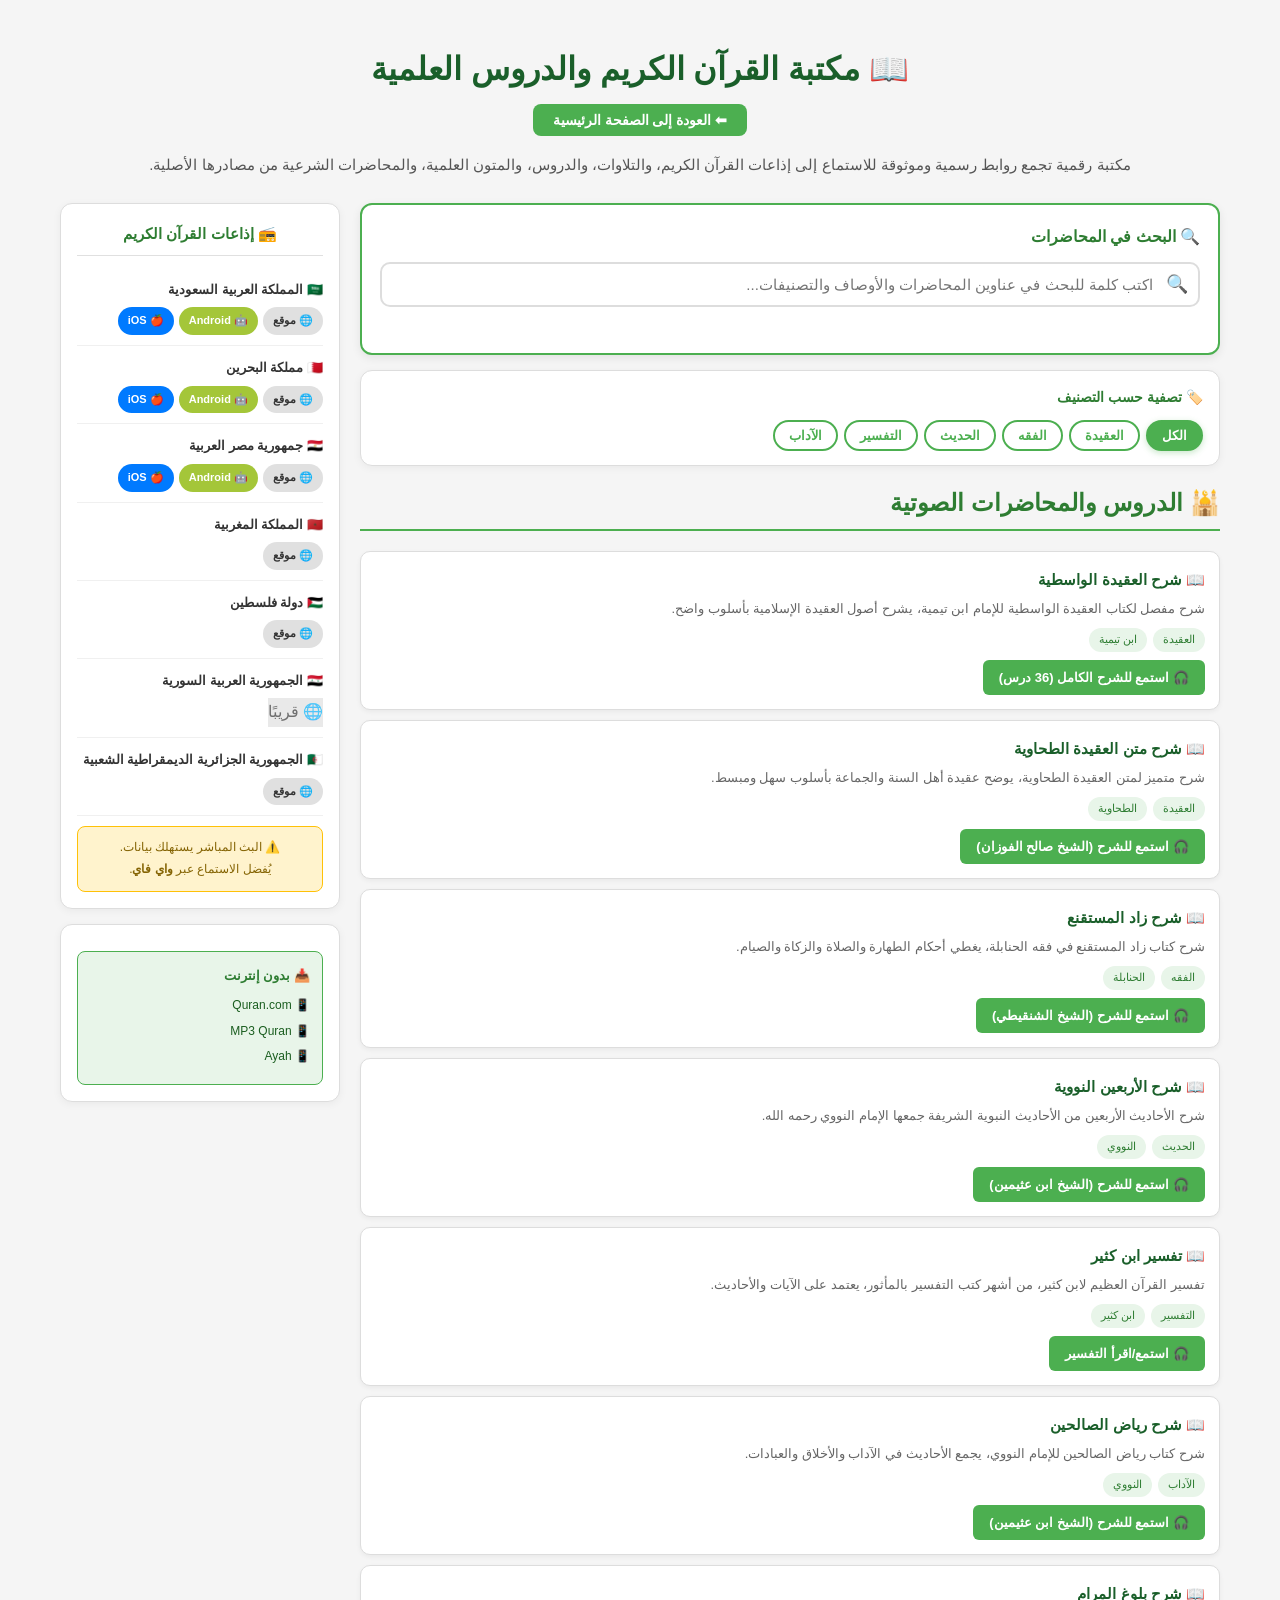
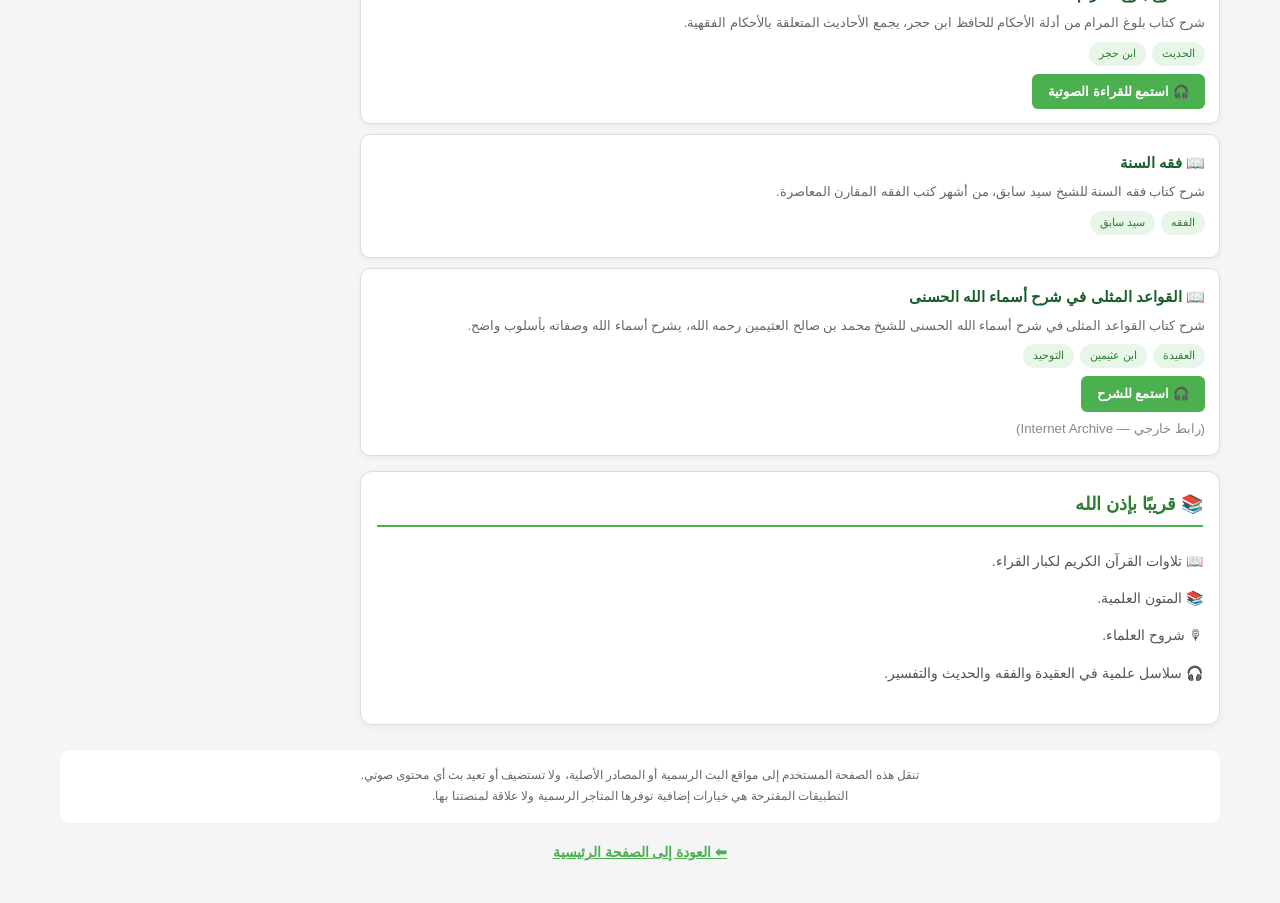
<file: audio-library.html>
<!DOCTYPE html>
<html lang="ar" dir="rtl">

<head>
    <meta charset="UTF-8">
    <meta name="viewport" content="width=device-width, initial-scale=1.0">
    <title>مكتبة القرآن الكريم والدروس العلمية | منصة التدريب الفقهي</title>
    <style>
        * { box-sizing: border-box; }

        body {
            font-family: 'Segoe UI', Tahoma, Arial, sans-serif;
            line-height: 1.8;
            max-width: 1200px;
            margin: 0 auto;
            padding: 20px;
            background: #f5f5f5;
            color: #333;
        }

        h1 { 
            color: #1a5f2a; 
            text-align: center; 
            margin-bottom: 5px;
        }

        .subtitle {
            text-align: center; 
            color: #555;
            margin-bottom: 25px;
            font-size: 15px;
        }

        /* ═══════════════════════════════════════ */
        /* التخطيط الرئيسي: عمودين */
        /* ═══════════════════════════════════════ */
        .main-layout {
            display: flex;
            gap: 20px;
            align-items: flex-start;
        }

        /* العمود الأيمن: المحاضرات + البحث (يظهر أولاً في DOM = يمين الصفحة بسبب RTL) */
        .main-content {
            flex: 1;
            min-width: 0;
        }

        /* العمود الأيسر: الإذاعات (يظهر ثانياً في DOM = يسار الصفحة بسبب RTL) */
        .sidebar {
            width: 280px;
            flex-shrink: 0;
        }

        /* ═══════════════════════════════════════ */
        /* شريط البحث */
        /* ═══════════════════════════════════════ */
        .search-box {
            background: #fff;
            border: 2px solid #4caf50;
            border-radius: 12px;
            padding: 18px;
            margin-bottom: 15px;
            box-shadow: 0 3px 10px rgba(0,0,0,0.08);
        }
        .search-box h3 {
            color: #2e7d32;
            margin: 0 0 10px 0;
            font-size: 16px;
        }
        .search-input-wrapper {
            position: relative;
            display: flex;
            align-items: center;
        }
        .search-input-wrapper input {
            width: 100%;
            padding: 12px 45px 12px 40px;
            font-size: 15px;
            border: 2px solid #ddd;
            border-radius: 10px;
            outline: none;
            transition: 0.3s;
            font-family: inherit;
        }
        .search-input-wrapper input:focus {
            border-color: #4caf50;
            box-shadow: 0 0 0 3px rgba(76,175,80,0.15);
        }
        .search-input-wrapper .search-icon {
            position: absolute;
            right: 12px;
            font-size: 18px;
            color: #888;
        }
        .search-input-wrapper .clear-btn {
            position: absolute;
            left: 10px;
            background: #e0e0e0;
            border: none;
            border-radius: 50%;
            width: 26px;
            height: 26px;
            cursor: pointer;
            font-size: 13px;
            color: #666;
            display: none;
        }
        .search-input-wrapper .clear-btn:hover {
            background: #ccc;
        }
        .search-stats {
            color: #666;
            font-size: 13px;
            margin-top: 8px;
            min-height: 20px;
        }
        .search-stats span {
            color: #4caf50;
            font-weight: bold;
        }

        /* ═══════════════════════════════════════ */
        /* أزرار التصفية */
        /* ═══════════════════════════════════════ */
        .filter-box {
            background: #fff;
            border: 1px solid #ddd;
            border-radius: 12px;
            padding: 14px 16px;
            margin-bottom: 15px;
            box-shadow: 0 2px 8px rgba(0,0,0,0.05);
        }
        .filter-box h4 {
            color: #2e7d32;
            margin: 0 0 10px 0;
            font-size: 14px;
        }
        .filter-buttons {
            display: flex;
            flex-wrap: wrap;
            gap: 6px;
        }
        .filter-btn {
            padding: 6px 14px;
            border: 2px solid #4caf50;
            border-radius: 20px;
            background: #fff;
            color: #4caf50;
            font-size: 13px;
            font-weight: bold;
            cursor: pointer;
            transition: 0.25s;
            font-family: inherit;
        }
        .filter-btn:hover {
            background: #e8f5e9;
            transform: translateY(-1px);
        }
        .filter-btn.active {
            background: #4caf50;
            color: #fff;
            box-shadow: 0 2px 6px rgba(76,175,80,0.3);
        }

        /* ═══════════════════════════════════════ */
        /* بطاقات المحاضرات */
        /* ═══════════════════════════════════════ */
        .lectures-section h2 {
            color: #2e7d32;
            border-bottom: 2px solid #4caf50;
            padding-bottom: 5px;
            margin-top: 0;
        }

        .lecture-card {
            background: #fff;
            border: 1px solid #ddd;
            border-radius: 10px;
            padding: 14px;
            margin: 10px 0;
            box-shadow: 0 2px 5px rgba(0,0,0,0.05);
            transition: 0.2s;
        }
        .lecture-card:hover {
            box-shadow: 0 4px 12px rgba(0,0,0,0.1);
        }
        .lecture-card.hidden {
            display: none;
        }
        .lecture-card h4 {
            color: #1a5f2a;
            margin: 0 0 6px 0;
            font-size: 15px;
        }
        .lecture-card p {
            color: #666;
            font-size: 13px;
            margin: 0 0 8px 0;
            line-height: 1.6;
        }
        .lecture-card .tags {
            display: flex;
            gap: 6px;
            flex-wrap: wrap;
            margin-bottom: 8px;
        }
        .lecture-card .tag {
            background: #e8f5e9;
            color: #2e7d32;
            padding: 2px 10px;
            border-radius: 12px;
            font-size: 11px;
        }
        .lecture-card a {
            display: inline-block;
            background: #4caf50;
            color: #fff;
            padding: 6px 16px;
            border-radius: 6px;
            text-decoration: none;
            font-size: 13px;
            font-weight: bold;
        }
        .lecture-card a:hover { background: #388e3c; }

        .no-results {
            text-align: center;
            color: #888;
            padding: 25px;
            font-size: 15px;
            display: none;
            background: #fff;
            border-radius: 10px;
        }
        .no-results.show {
            display: block;
        }

        /* ═══════════════════════════════════════ */
        /* الشريط الجانبي: الإذاعات */
        /* ═══════════════════════════════════════ */
        .sidebar-card {
            background: #fff;
            border: 1px solid #ddd;
            border-radius: 12px;
            padding: 16px;
            margin-bottom: 15px;
            box-shadow: 0 2px 8px rgba(0,0,0,0.05);
        }
        .sidebar-card h3 {
            color: #2e7d32;
            margin: 0 0 12px 0;
            font-size: 15px;
            text-align: center;
            border-bottom: 1px solid #e0e0e0;
            padding-bottom: 8px;
        }

        .radio-item {
            padding: 10px 0;
            border-bottom: 1px solid #f0f0f0;
        }
        .radio-item:last-child {
            border-bottom: none;
        }
        .radio-item strong {
            display: block;
            color: #333;
            font-size: 13px;
            margin-bottom: 6px;
        }

        .app-links {
            display: flex;
            flex-wrap: wrap;
            gap: 5px;
        }
        .app-links a {
            display: inline-flex;
            align-items: center;
            gap: 3px;
            padding: 4px 10px;
            border-radius: 15px;
            text-decoration: none;
            font-size: 11px;
            font-weight: bold;
            transition: 0.2s;
        }
        .app-links a:hover { transform: translateY(-1px); }
        .android { background: #a4c639; color: #fff; }
        .ios { background: #007aff; color: #fff; }
        .web { background: #e0e0e0; color: #333; }

        .warning-sidebar {
            background: #fff3cd;
            border: 1px solid #ffc107;
            border-radius: 8px;
            padding: 10px;
            margin-top: 10px;
            font-size: 12px;
            color: #856404;
            text-align: center;
        }

        .offline-sidebar {
            background: #e8f5e9;
            border: 1px solid #4caf50;
            border-radius: 8px;
            padding: 12px;
            margin-top: 10px;
        }
        .offline-sidebar h4 {
            color: #2e7d32;
            margin: 0 0 8px 0;
            font-size: 13px;
        }
        .offline-sidebar a {
            color: #1b5e20;
            text-decoration: none;
            font-size: 12px;
            display: block;
            margin: 4px 0;
        }
        .offline-sidebar a:hover { text-decoration: underline; }

        /* ═══════════════════════════════════════ */
        /* قسم قريبًا */
        /* ═══════════════════════════════════════ */
        .coming-soon {
            background: #fff;
            border: 1px solid #ddd;
            border-radius: 12px;
            padding: 16px;
            margin-top: 15px;
            box-shadow: 0 2px 8px rgba(0,0,0,0.05);
        }
        .coming-soon h2 {
            color: #2e7d32;
            border-bottom: 2px solid #4caf50;
            padding-bottom: 5px;
            margin-top: 0;
            font-size: 18px;
        }
        .coming-soon ul { padding: 0; list-style: none; }
        .coming-soon li {
            padding: 6px 0;
            color: #555;
            font-size: 14px;
        }

        .footer-note {
            font-size: 12px;
            color: #666;
            text-align: center;
            margin-top: 25px;
            padding: 15px;
            background: #fff;
            border-radius: 10px;
        }

        .back-link {
            text-align: center;
            margin-top: 15px;
        }
        .back-link a {
            color: #4caf50;
            text-decoration: none;
            font-weight: bold;
        }

        /* ═══════════════════════════════════════ */
        /* تصميم متجاوب للجوال */
        /* ═══════════════════════════════════════ */
        @media (max-width: 768px) {
            .main-layout {
                flex-direction: column;
            }
            .sidebar {
                width: 100%;
                order: 2;
            }
            .main-content {
                order: 1;
            }
        }
    </style>
</head>

<body>

    <h1>📖 مكتبة القرآن الكريم والدروس العلمية</h1>
    <p style="text-align:center; margin:0 0 15px 0;">
    <button onclick="window.location.href='index.html'" style="
        display:inline-block;
        background:#4caf50;
        color:#fff;
        padding:8px 20px;
        border-radius:8px;
        border:none;
        cursor:pointer;
        font-weight:bold;
        font-size:14px;
        font-family:inherit;
    ">
        ⬅ العودة إلى الصفحة الرئيسية
    </button>
</p>
    <p class="subtitle">
        مكتبة رقمية تجمع روابط رسمية وموثوقة للاستماع إلى إذاعات القرآن الكريم،
        والتلاوات، والدروس، والمتون العلمية، والمحاضرات الشرعية من مصادرها الأصلية.
    </p>

    <!-- ═══════════════════════════════════════ -->
    <!-- التخطيط الرئيسي: عمودين -->
    <!-- ═══════════════════════════════════════ -->
    <div class="main-layout">

        <!-- ═══════════════════════════════════════ -->
        <!-- العمود الأيمن: المحاضرات + البحث (يظهر أولاً في DOM = يمين الصفحة بسبب RTL) -->
        <!-- ═══════════════════════════════════════ -->
        <div class="main-content">

            <!-- شريط البحث -->
            <div class="search-box">
                <h3>🔍 البحث في المحاضرات</h3>
                <div class="search-input-wrapper">
                    <span class="search-icon">🔍</span>
                    <input 
                        type="text" 
                        id="searchInput" 
                        placeholder="اكتب كلمة للبحث في عناوين المحاضرات والأوصاف والتصنيفات..."
                        autocomplete="off"
                    >
                    <button class="clear-btn" id="clearBtn" onclick="clearSearch()">✕</button>
                </div>
                <div class="search-stats" id="searchStats"></div>
            </div>

            <!-- أزرار التصفية -->
            <div class="filter-box">
                <h4>🏷️ تصفية حسب التصنيف</h4>
                <div class="filter-buttons">
                    <button class="filter-btn active" data-filter="all" onclick="setFilter('all')">الكل</button>
                    <button class="filter-btn" data-filter="العقيدة" onclick="setFilter('العقيدة')">العقيدة</button>
                    <button class="filter-btn" data-filter="الفقه" onclick="setFilter('الفقه')">الفقه</button>
                    <button class="filter-btn" data-filter="الحديث" onclick="setFilter('الحديث')">الحديث</button>
                    <button class="filter-btn" data-filter="التفسير" onclick="setFilter('التفسير')">التفسير</button>
                    <button class="filter-btn" data-filter="الآداب" onclick="setFilter('الآداب')">الآداب</button>
                </div>
            </div>

            <!-- قسم المحاضرات -->
            <div class="lectures-section">
                <h2>🕌 الدروس والمحاضرات الصوتية</h2>

                <div id="lecturesContainer">

                    <!-- المحاضرة 1 -->
                    <div class="lecture-card" data-search="العقيدة الواسطية ابن تيمية شرح العقيدة" data-category="العقيدة">
                        <h4>📖 شرح العقيدة الواسطية</h4>
                        <p>شرح مفصل لكتاب العقيدة الواسطية للإمام ابن تيمية، يشرح أصول العقيدة الإسلامية بأسلوب واضح.</p>
                        <div class="tags">
                            <span class="tag">العقيدة</span>
                            <span class="tag">ابن تيمية</span>
                        </div>
                        <a href="https://archive.org/details/islami-215" target="_blank" rel="noopener noreferrer">
                            🎧 استمع للشرح الكامل (36 درس)
                        </a>
                    </div>

                    <!-- المحاضرة 2 -->
                    <div class="lecture-card" data-search="العقيدة الطحاوية شرح العقيدة" data-category="العقيدة">
                        <h4>📖 شرح متن العقيدة الطحاوية</h4>
                        <p>شرح متميز لمتن العقيدة الطحاوية، يوضح عقيدة أهل السنة والجماعة بأسلوب سهل ومبسط.</p>
                        <div class="tags">
                            <span class="tag">العقيدة</span>
                            <span class="tag">الطحاوية</span>
                        </div>
                        <a href="https://archive.org/details/02_20200217_20200217_2307" target="_blank" rel="noopener noreferrer">
                            🎧 استمع للشرح (الشيخ صالح الفوزان)
                        </a>
                    </div>

                    <!-- المحاضرة 3 -->
                    <div class="lecture-card" data-search="زاد المستقنع فقه الحنابلة" data-category="الفقه">
                        <h4>📖 شرح زاد المستقنع</h4>
                        <p>شرح كتاب زاد المستقنع في فقه الحنابلة، يغطي أحكام الطهارة والصلاة والزكاة والصيام.</p>
                        <div class="tags">
                            <span class="tag">الفقه</span>
                            <span class="tag">الحنابلة</span>
                        </div>
                        <a href="https://archive.org/details/213_20211122" target="_blank" rel="noopener noreferrer">
                            🎧 استمع للشرح (الشيخ الشنقيطي)
                        </a>
                    </div>

                    <!-- المحاضرة 4 -->
                    <div class="lecture-card" data-search="الأربعين النووية حديث الأحاديث" data-category="الحديث">
                        <h4>📖 شرح الأربعين النووية</h4>
                        <p>شرح الأحاديث الأربعين من الأحاديث النبوية الشريفة جمعها الإمام النووي رحمه الله.</p>
                        <div class="tags">
                            <span class="tag">الحديث</span>
                            <span class="tag">النووي</span>
                        </div>
                        <a href="https://archive.org/details/islami-281" target="_blank" rel="noopener noreferrer">
                            🎧 استمع للشرح (الشيخ ابن عثيمين)
                        </a>
                    </div>

                    <!-- المحاضرة 5 -->
                    <div class="lecture-card" data-search="تفسير ابن كثير القرآن" data-category="التفسير">
                        <h4>📖 تفسير ابن كثير</h4>
                        <p>تفسير القرآن العظيم لابن كثير، من أشهر كتب التفسير بالمأثور، يعتمد على الآيات والأحاديث.</p>
                        <div class="tags">
                            <span class="tag">التفسير</span>
                            <span class="tag">ابن كثير</span>
                        </div>
                        <a href="https://archive.org/details/1_20211207_20211207_1423" target="_blank" rel="noopener noreferrer">
                            🎧 استمع/اقرأ التفسير
                        </a>
                    </div>

                    <!-- المحاضرة 6 -->
                    <div class="lecture-card" data-search="رياض الصالحين أحاديث آداب" data-category="الآداب">
                        <h4>📖 شرح رياض الصالحين</h4>
                        <p>شرح كتاب رياض الصالحين للإمام النووي، يجمع الأحاديث في الآداب والأخلاق والعبادات.</p>
                        <div class="tags">
                            <span class="tag">الآداب</span>
                            <span class="tag">النووي</span>
                        </div>
                        <a href="https://archive.org/details/Riyad_As-Salihin_al-othaymeen" target="_blank" rel="noopener noreferrer">
                            🎧 استمع للشرح (الشيخ ابن عثيمين)
                        </a>
                    </div>

                    <!-- المحاضرة 7 -->
                    <div class="lecture-card" data-search="بلوغ المرام حديث الأحكام" data-category="الحديث">
                        <h4>📖 شرح بلوغ المرام</h4>
                        <p>شرح كتاب بلوغ المرام من أدلة الأحكام للحافظ ابن حجر، يجمع الأحاديث المتعلقة بالأحكام الفقهية.</p>
                        <div class="tags">
                            <span class="tag">الحديث</span>
                            <span class="tag">ابن حجر</span>
                        </div>
                        <a href="https://archive.org/details/Boulough_al-Maram" target="_blank" rel="noopener noreferrer">
                            🎧 استمع للقراءة الصوتية
                        </a>
                    </div>

                    <!-- المحاضرة 8 -->
                    <div class="lecture-card" data-search="فقه السنة سيد سابق" data-category="الفقه">
                        <h4>📖 فقه السنة</h4>
                        <p>شرح كتاب فقه السنة للشيخ سيد سابق، من أشهر كتب الفقه المقارن المعاصرة.</p>
                        <div class="tags">
                            <span class="tag">الفقه</span>
                            <span class="tag">سيد سابق</span>
                        </div>
                        
                    </div>

                    <!-- المحاضرة 9: القواعد المثلى في شرح أسماء الله الحسنى -->
                    <div class="lecture-card" data-search="القواعد المثلى أسماء الله الحسنى ابن عثيمين العقيدة توحيد" data-category="العقيدة">
                        <h4>📖 القواعد المثلى في شرح أسماء الله الحسنى</h4>
                        <p>شرح كتاب القواعد المثلى في شرح أسماء الله الحسنى للشيخ محمد بن صالح العثيمين رحمه الله، يشرح أسماء الله وصفاته بأسلوب واضح.</p>
                        <div class="tags">
                            <span class="tag">العقيدة</span>
                            <span class="tag">ابن عثيمين</span>
                            <span class="tag">التوحيد</span>
                        </div>
                        <a href="https://archive.org/details/004_20221005" target="_blank" rel="noopener noreferrer">
                            🎧 استمع للشرح
                        </a>
                        <small style="color:#888; display:block; margin-top:5px;">(رابط خارجي — Internet Archive)</small>
                    </div>

                </div>

                <!-- رسالة عند عدم وجود نتائج -->
                <div class="no-results" id="noResults">
                    😕 لم يُعثر على نتائج مطابقة.<br>
                    جرّب كلمات أخرى أو اختر تصنيفا مختلفا.
                </div>
            </div>

            <!-- قسم قريبًا -->
            <div class="coming-soon">
                <h2>📚 قريبًا بإذن الله</h2>
                <ul>
                    <li>📖 تلاوات القرآن الكريم لكبار القراء.</li>
                    <li>📚 المتون العلمية.</li>
                    <li>🎙 شروح العلماء.</li>
                    <li>🎧 سلاسل علمية في العقيدة والفقه والحديث والتفسير.</li>
                </ul>
            </div>

        </div>

        <!-- ═══════════════════════════════════════ -->
        <!-- العمود الأيسر: الإذاعات (يظهر ثانياً في DOM = يسار الصفحة بسبب RTL) -->
        <!-- ═══════════════════════════════════════ -->
        <div class="sidebar">

            <!-- إذاعات القرآن الكريم -->
            <div class="sidebar-card">
                <h3>📻 إذاعات القرآن الكريم</h3>

                <div class="radio-item">
                    <strong>🇸🇦 المملكة العربية السعودية</strong>
                    <div class="app-links">
                        <a href="https://radioplus.sba.sa/ar/live/4" target="_blank" rel="noopener noreferrer" class="web">
                            🌐 موقع
                        </a>
                        <a href="https://play.google.com/store/apps/details?id=com.sba.quranradio" target="_blank" rel="noopener noreferrer" class="android">
                            🤖 Android
                        </a>
                        <a href="https://apps.apple.com/sa/app/quran-radio-إذاعة-القرآن-الكريم/id123456789" target="_blank" rel="noopener noreferrer" class="ios">
                            🍎 iOS
                        </a>
                    </div>
                </div>

                <div class="radio-item">
                    <strong>🇧🇭 مملكة البحرين</strong>
                    <div class="app-links">
                        <a href="https://www.mia.gov.bh/media-center-ar/quran-kareem-106-1/" target="_blank" rel="noopener noreferrer" class="web">
                            🌐 موقع
                        </a>
                        <a href="https://play.google.com/store/apps/details?id=bh.gov.mia.bhtvradio" target="_blank" rel="noopener noreferrer" class="android">
                            🤖 Android
                        </a>
                        <a href="https://apps.apple.com/bh/app/bh-tv-radio/id123456789" target="_blank" rel="noopener noreferrer" class="ios">
                            🍎 iOS
                        </a>
                    </div>
                </div>

                <div class="radio-item">
    <strong>🇪🇬 جمهورية مصر العربية</strong>
    <div class="app-links">
        <a href="https://www.quranmasr.com/" target="_blank" rel="noopener noreferrer" class="web">
            🌐 موقع
        </a>
        <a href="https://play.google.com/store/apps/details?id=com.radioquran.cairo" target="_blank" rel="noopener noreferrer" class="android">
            🤖 Android
        </a>
        <a href="https://apps.apple.com/eg/app/radio-quran-cairo/id123456789" target="_blank" rel="noopener noreferrer" class="ios">
            🍎 iOS
        </a>
    </div>
</div>

<div class="radio-item">
    <strong>🇲🇦 المملكة المغربية</strong>
    <div class="app-links">
        <a href="https://snrtlive.ma/fr/idaat-mohammed-assadiss" target="_blank" rel="noopener noreferrer" class="web">
            🌐 موقع
        </a>
    </div>
</div>

                <div class="radio-item">
    <strong>🇵🇸 دولة فلسطين</strong>
    <div class="app-links">
        <a href="https://quranradio.ps/" target="_blank" rel="noopener noreferrer" class="web">
            🌐 موقع
        </a>
    </div>
</div>

<div class="radio-item">
    <strong>🇸🇾 الجمهورية العربية السورية</strong>
    <div class="app-links">
        <span class="web" style="opacity:0.7;cursor:default;">
            🌐 قريبًا
        </span>
    </div>
</div>

<div class="radio-item">
    <strong>🇩🇿 الجمهورية الجزائرية الديمقراطية الشعبية</strong>
    <div class="app-links">
        <a href="https://my.radioalgerie.dz/coran" target="_blank" rel="noopener noreferrer" class="web">
            🌐 موقع
        </a>
    </div>
</div>
                <div class="warning-sidebar">
                    ⚠️ البث المباشر يستهلك بيانات.<br>
                    يُفضل الاستماع عبر <strong>واي فاي</strong>.
                </div>
            </div>

            <!-- تطبيقات بدون إنترنت -->
            <div class="sidebar-card">
                <div class="offline-sidebar">
                    <h4>📥 بدون إنترنت</h4>
                    <a href="https://quran.com/apps" target="_blank" rel="noopener noreferrer">📱 Quran.com</a>
                    <a href="https://play.google.com/store/apps/details?id=com.greentech.quran" target="_blank" rel="noopener noreferrer">📱 MP3 Quran</a>
                    <a href="https://play.google.com/store/apps/details?id=com.ayah" target="_blank" rel="noopener noreferrer">📱 Ayah</a>
                </div>
            </div>

        </div>

    </div>

    <!-- التذييل -->
    <p class="footer-note">
        تنقل هذه الصفحة المستخدم إلى مواقع البث الرسمية أو المصادر الأصلية، ولا تستضيف أو تعيد بث أي محتوى صوتي.<br>
        التطبيقات المقترحة هي خيارات إضافية توفرها المتاجر الرسمية ولا علاقة لمنصتنا بها.
    </p>

    <p class="back-link">
    <button onclick="window.location.href='index.html'" style="
        background: none;
        border: none;
        color: #4caf50;
        font-weight: bold;
        font-size: 14px;
        cursor: pointer;
        font-family: inherit;
        text-decoration: underline;
    ">
        ⬅ العودة إلى الصفحة الرئيسية
    </button>
</p>

    <!-- ═══════════════════════════════════════ -->
    <!-- JavaScript -->
    <!-- ═══════════════════════════════════════ -->
    <script>
        const searchInput = document.getElementById('searchInput');
        const clearBtn = document.getElementById('clearBtn');
        const searchStats = document.getElementById('searchStats');
        const noResults = document.getElementById('noResults');
        const lectures = document.querySelectorAll('.lecture-card');
        const filterBtns = document.querySelectorAll('.filter-btn');

        let currentFilter = 'all';
        let currentSearch = '';

        // البحث
        searchInput.addEventListener('input', function() {
            clearBtn.style.display = this.value.length > 0 ? 'block' : 'none';
            currentSearch = this.value.trim().toLowerCase();
            applyFilters();
        });

        function clearSearch() {
            searchInput.value = '';
            clearBtn.style.display = 'none';
            currentSearch = '';
            applyFilters();
            searchInput.focus();
        }

        searchInput.addEventListener('keydown', function(e) {
            if (e.key === 'Escape') {
                clearSearch();
            }
        });

        // التصفية
        function setFilter(category) {
            currentFilter = category;
            filterBtns.forEach(btn => {
                if (btn.getAttribute('data-filter') === category) {
                    btn.classList.add('active');
                } else {
                    btn.classList.remove('active');
                }
            });
            applyFilters();
        }

        // تطبيق البحث + التصفية
        function applyFilters() {
            let visibleCount = 0;

            lectures.forEach(card => {
                const searchData = card.getAttribute('data-search').toLowerCase();
                const title = card.querySelector('h4').textContent.toLowerCase();
                const desc = card.querySelector('p').textContent.toLowerCase();
                const tags = Array.from(card.querySelectorAll('.tag')).map(t => t.textContent.toLowerCase()).join(' ');
                const category = card.getAttribute('data-category');

                const filterMatch = currentFilter === 'all' || category === currentFilter;
                const searchMatch = currentSearch === '' || 
                                    searchData.includes(currentSearch) || 
                                    title.includes(currentSearch) || 
                                    desc.includes(currentSearch) || 
                                    tags.includes(currentSearch);

                if (filterMatch && searchMatch) {
                    card.classList.remove('hidden');
                    visibleCount++;
                } else {
                    card.classList.add('hidden');
                }
            });

            if (currentSearch !== '' || currentFilter !== 'all') {
                if (visibleCount > 0) {
                    searchStats.innerHTML = `تم العثور على <span>${visibleCount}</span> نتيجة`;
                    noResults.classList.remove('show');
                } else {
                    searchStats.innerHTML = '';
                    noResults.classList.add('show');
                }
            } else {
                searchStats.innerHTML = '';
                noResults.classList.remove('show');
            }
        }
    </script>

</body>

</html>
</file>
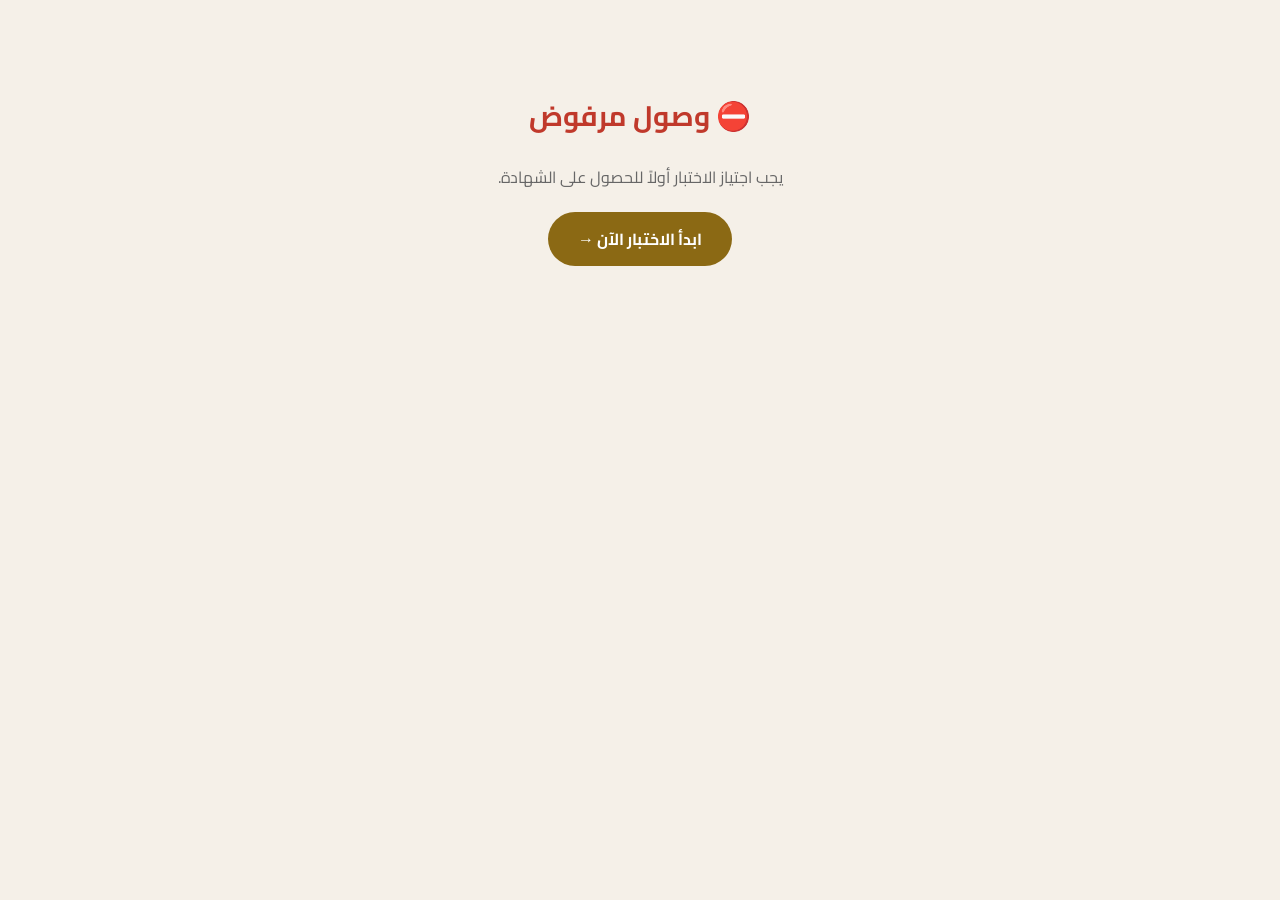
<file: certificate.html>
<!DOCTYPE html>
<html lang="ar" dir="rtl">
<head>
<meta charset="UTF-8">
<meta name="viewport" content="width=device-width, initial-scale=1.0">
<title>شهادة إتمام الاختبار - أكاديمية الفقه والتفقه الإسلامي</title>

<link rel="preconnect" href="https://fonts.googleapis.com">
<link rel="preconnect" href="https://fonts.gstatic.com" crossorigin>
<link href="https://fonts.googleapis.com/css2?family=Amiri:wght@400;700&family=Cairo:wght@400;600;700;800;900&family=Montserrat:wght@400;500;600;700;800&display=swap" rel="stylesheet">

<style>
/* ═══════════════════════════════════════════════════════════
   RESET & BASE
   ═══════════════════════════════════════════════════════════ */
*, *::before, *::after { margin: 0; padding: 0; box-sizing: border-box; }
html { font-size: 16px; -webkit-text-size-adjust: 100%; }

body {
    margin: 0;
    font-family: "Cairo", "Amiri", "Montserrat", sans-serif;
    min-height: 100vh;
    display: flex;
    justify-content: center;
    align-items: flex-start;
    padding: 10px;
    background: #f5f0e8;
    overflow-x: hidden;
}

/* ═══════════════════════════════════════════════════════════
   CERTIFICATE CONTAINER
   ═══════════════════════════════════════════════════════════ */
.certificate {
    width: 100%;
    max-width: 800px;
    background: #fffdf5;
    padding: 30px 40px;
    text-align: center;
    position: relative;
    overflow: hidden;
    border-radius: 4px;
    box-shadow: 0 20px 60px rgba(0,0,0,0.15);
    /* إطار ذهبي مزدوج أنيق */
    border: 4px solid #8B6914;
    outline: 2px solid #C8A951;
    outline-offset: 4px;
}

/* Watermark */
.certificate::before {
    content: "";
    position: absolute;
    inset: 0;
    background: url("data:image/svg+xml,%3Csvg xmlns='http://www.w3.org/2000/svg' viewBox='0 0 100 100'%3E%3Ctext x='50' y='50' text-anchor='middle' font-size='8' fill='%238B6914' opacity='0.03' transform='rotate(-30 50 50)'%3Eالفقه%3C/text%3E%3C/svg%3E");
    background-size: 80px;
    pointer-events: none;
    z-index: 0;
}

/* ═══════════════════════════════════════════════════════════
   HEADER
   ═══════════════════════════════════════════════════════════ */
.header {
    display: flex;
    justify-content: space-between;
    align-items: center;
    margin-bottom: 25px;
    position: relative;
    z-index: 1;
    flex-wrap: wrap;
    gap: 15px;
}

.header-right {
    font-weight: 800;
    color: #8B6914;
    font-size: clamp(13px, 2vw, 16px);
    line-height: 1.5;
    flex: 1;
    text-align: right;
}

.header-left {
    font-weight: 600;
    color: #666;
    font-size: clamp(11px, 1.5vw, 13px);
    font-family: "Montserrat", sans-serif;
    flex: 1;
    text-align: left;
    letter-spacing: 0.5px;
}

.logo {
    width: 80px;
    height: 80px;
    display: flex;
    align-items: center;
    justify-content: center;
    flex-shrink: 0;
}

.logo svg {
    width: 100%;
    height: 100%;
    filter: drop-shadow(0 2px 4px rgba(0,0,0,0.1));
}

/* ═══════════════════════════════════════════════════════════
   TITLES
   ═══════════════════════════════════════════════════════════ */
.main-title {
    font-size: clamp(22px, 3.5vw, 32px);
    font-weight: 900;
    color: #8B6914;
    margin: 10px 0 5px 0;
    letter-spacing: 0.5px;
    position: relative;
    z-index: 1;
}

.sub-title {
    font-size: clamp(12px, 1.5vw, 14px);
    font-weight: 600;
    color: #888;
    margin-bottom: 15px;
    font-family: "Montserrat", sans-serif;
    position: relative;
    z-index: 1;
}

.title {
    font-size: clamp(26px, 4vw, 38px);
    font-weight: 800;
    color: #8B6914;
    margin: 15px 0 20px 0;
    position: relative;
    z-index: 1;
}

/* Divider */
.divider {
    width: 120px;
    height: 3px;
    background: linear-gradient(90deg, transparent, #C8A951, transparent);
    margin: 0 auto 20px;
    border-radius: 2px;
    position: relative;
    z-index: 1;
}

/* ═══════════════════════════════════════════════════════════
   DESCRIPTION
   ═══════════════════════════════════════════════════════════ */
.description {
    font-size: clamp(13px, 1.8vw, 15px);
    color: #555;
    line-height: 1.8;
    max-width: 600px;
    margin: 0 auto 25px;
    position: relative;
    z-index: 1;
    padding: 0 20px;
}

/* ═══════════════════════════════════════════════════════════
   DATA BLOCKS
   ═══════════════════════════════════════════════════════════ */
.info-section {
    margin: 20px 0;
    position: relative;
    z-index: 1;
}

.info-row {
    display: flex;
    justify-content: center;
    align-items: center;
    gap: 40px;
    margin: 12px 0;
    flex-wrap: wrap;
}

.info-item {
    text-align: center;
}

.info-label {
    font-weight: 700;
    color: #8B6914;
    font-size: clamp(13px, 1.8vw, 15px);
    display: block;
    margin-bottom: 4px;
}

.info-value {
    font-weight: 800;
    color: #333;
    font-size: clamp(16px, 2.2vw, 20px);
}

/* ═══════════════════════════════════════════════════════════
   RESULT BOX
   ═══════════════════════════════════════════════════════════ */
.result-box {
    font-size: clamp(18px, 2.5vw, 24px);
    font-weight: 900;
    margin: 20px auto;
    padding: 14px 40px;
    border-radius: 50px;
    display: inline-block;
    position: relative;
    z-index: 1;
    background: #8B6914;
    color: #fff;
    box-shadow: 0 4px 15px rgba(139,105,20,0.3);
    min-width: 280px;
}

/* ═══════════════════════════════════════════════════════════
   CERTIFICATE ID
   ═══════════════════════════════════════════════════════════ */
.cert-id {
    font-size: clamp(12px, 1.5vw, 14px);
    color: #888;
    margin: 10px 0;
    position: relative;
    z-index: 1;
    font-family: "Montserrat", sans-serif;
}

/* ═══════════════════════════════════════════════════════════
   FOOTER
   ═══════════════════════════════════════════════════════════ */
.footer {
    margin-top: 30px;
    display: flex;
    justify-content: space-between;
    align-items: flex-end;
    gap: 20px;
    position: relative;
    z-index: 1;
    flex-wrap: wrap;
}

.footer-left {
    flex: 1;
    text-align: right;
    min-width: 120px;
}

.footer-center {
    flex: 0 0 auto;
    display: flex;
    justify-content: center;
}

.footer-right {
    flex: 1;
    text-align: left;
    min-width: 120px;
}

/* QR Code */
.qr {
    display: flex;
    justify-content: center;
    align-items: center;
    padding: 8px;
    background: #fff;
    border-radius: 8px;
    border: 2px solid #e0e0e0;
    box-shadow: 0 2px 8px rgba(0,0,0,0.06);
}

.qr canvas, .qr img, .qr table {
    max-width: 100px !important;
    max-height: 100px !important;
    width: 100px !important;
    height: 100px !important;
}

/* Signature */
.signature {
    text-align: center;
}

.signature-title {
    font-weight: 800;
    font-size: clamp(12px, 1.5vw, 14px);
    color: #8B6914;
    margin-bottom: 4px;
}

.signature-line {
    width: 80px;
    height: 2px;
    background: #C8A951;
    margin: 6px auto;
    border-radius: 1px;
}

.signature-name {
    font-weight: 800;
    font-size: clamp(12px, 1.5vw, 14px);
    color: #8B6914;
}

/* Stamp */
.stamp-wrapper {
    display: flex;
    justify-content: center;
    margin-top: 15px;
    position: relative;
    z-index: 1;
}

.stamp {
    width: 90px;
    height: 90px;
    border-radius: 50%;
    display: flex;
    align-items: center;
    justify-content: center;
    background: radial-gradient(circle at 30% 30%, #fff8dc, #e6c875 40%, #c8a951);
    box-shadow: 0 8px 20px rgba(0,0,0,0.2), inset 0 3px 8px rgba(255,255,255,0.6), inset 0 -5px 8px rgba(0,0,0,0.15);
    transform: rotate(-3deg);
    position: relative;
}

.stamp-inner {
    width: 78px;
    height: 78px;
    border-radius: 50%;
    border: 2px dashed #8B6914;
    display: flex;
    flex-direction: column;
    align-items: center;
    justify-content: center;
    font-size: 9px;
    font-weight: 800;
    color: #8B6914;
    background: rgba(255,255,255,0.8);
    padding: 4px;
    text-align: center;
    line-height: 1.4;
}

/* ═══════════════════════════════════════════════════════════
   PRINT BUTTON
   ═══════════════════════════════════════════════════════════ */
.print-btn {
    display: inline-flex;
    align-items: center;
    gap: 8px;
    background: linear-gradient(135deg, #8B6914, #a67c00);
    color: #fff;
    border: none;
    padding: 14px 40px;
    border-radius: 50px;
    font-family: "Cairo", sans-serif;
    font-size: 16px;
    font-weight: 700;
    cursor: pointer;
    margin-top: 25px;
    box-shadow: 0 4px 15px rgba(139,105,20,0.3);
    transition: all 0.3s ease;
    position: relative;
    z-index: 1;
}

.print-btn:hover {
    transform: translateY(-2px);
    box-shadow: 0 6px 20px rgba(139,105,20,0.4);
}

.print-btn:active {
    transform: translateY(0);
}

/* ═══════════════════════════════════════════════════════════
   RESPONSIVE
   ═══════════════════════════════════════════════════════════ */
@media (max-width: 768px) {
    body { padding: 10px; }
    .certificate { padding: 25px 20px; }
    .header { flex-direction: column; text-align: center; gap: 10px; }
    .header-right, .header-left { text-align: center; flex: none; width: 100%; }
    .footer { flex-direction: column; align-items: center; gap: 20px; }
    .footer-left, .footer-right { text-align: center; flex: none; width: 100%; }
    .info-row { gap: 20px; }
    .result-box { min-width: 200px; padding: 12px 24px; }
}

@media (max-width: 480px) {
    .certificate { padding: 20px 15px; }
    .main-title { font-size: 20px; }
    .title { font-size: 24px; }
    .description { font-size: 13px; padding: 0 10px; }
    .info-value { font-size: 15px; }
    .result-box { font-size: 16px; padding: 10px 20px; min-width: 180px; }
    .qr canvas, .qr img, .qr table { width: 80px !important; height: 80px !important; }
    .stamp { width: 75px; height: 75px; }
    .stamp-inner { width: 65px; height: 65px; font-size: 8px; }
}

/* ═══════════════════════════════════════════════════════════
   PRINT STYLES
   ═══════════════════════════════════════════════════════════ */
@media print {
    @page { size: A4 portrait; margin: 8mm; }
    body { background: white !important; padding: 0 !important; margin: 0 !important; -webkit-print-color-adjust: exact !important; print-color-adjust: exact !important; }
    .certificate { 
        box-shadow: none !important; 
        border-radius: 0 !important; 
        max-width: 100% !important; 
        width: 100% !important; 
        min-height: auto !important;
        height: auto !important;
        padding: 15mm 12mm !important;
        page-break-inside: avoid !important; 
        break-inside: avoid !important;
        overflow: hidden !important;
        border: 3px solid #8B6914 !important;
        outline: 1.5px solid #C8A951 !important;
        outline-offset: 3px !important;
    }
    .print-btn { display: none !important; }
    .certificate::before { opacity: 0.02 !important; }
    .result-box { box-shadow: none !important; padding: 8px 24px !important; }
    .qr { box-shadow: none !important; border: 1px solid #ccc !important; }
    .qr canvas, .qr img, .qr table { width: 70px !important; height: 70px !important; }
    .stamp { box-shadow: 0 3px 8px rgba(0,0,0,0.1) !important; width: 70px !important; height: 70px !important; }
    .stamp-inner { width: 60px !important; height: 60px !important; font-size: 7px !important; }
    .header { margin-bottom: 12px !important; }
    .main-title { font-size: 22px !important; margin: 5px 0 3px 0 !important; }
    .sub-title { font-size: 11px !important; margin-bottom: 8px !important; }
    .title { font-size: 26px !important; margin: 8px 0 12px 0 !important; }
    .divider { margin-bottom: 12px !important; }
    .description { font-size: 12px !important; margin-bottom: 15px !important; line-height: 1.6 !important; }
    .info-section { margin: 10px 0 !important; }
    .info-row { margin: 6px 0 !important; gap: 20px !important; }
    .info-label { font-size: 12px !important; }
    .info-value { font-size: 14px !important; }
    .result-box { font-size: 16px !important; margin: 12px auto !important; min-width: 200px !important; }
    .cert-id { font-size: 10px !important; margin: 6px 0 !important; }
    .footer { margin-top: 15px !important; gap: 12px !important; }
    .signature-title { font-size: 10px !important; }
    .signature-name { font-size: 10px !important; }
    .signature-line { width: 50px !important; }
}

/* ═══════════════════════════════════════════════════════════
   ERROR PAGE
   ═══════════════════════════════════════════════════════════ */
.error-page { text-align: center; padding: 60px 20px; font-family: "Cairo", sans-serif; max-width: 500px; margin: 0 auto; }
.error-page h2 { color: #c0392b; font-size: 28px; margin-bottom: 15px; }
.error-page p { color: #666; font-size: 16px; }
</style>
<base target="_blank">
<base target="_blank">
</head>

<body>

<div class="certificate" id="certificate">

<!-- ═══ HEADER ═══ -->
<div class="header">
    <div class="header-right">
        أكاديمية الفقه والتفقه الإسلامي<br>للدراسات الشرعية والعلوم الإسلامية
    </div>

    <div class="logo">
        <svg viewBox="0 0 100 100" xmlns="http://www.w3.org/2000/svg">
            <defs>
                <radialGradient id="shield-grad" cx="30%" cy="30%" r="70%">
                    <stop offset="0%" stop-color="#C8A951"/>
                    <stop offset="100%" stop-color="#8B6914"/>
                </radialGradient>
                <filter id="shadow" x="-20%" y="-20%" width="140%" height="140%">
                    <feDropShadow dx="0" dy="2" stdDeviation="3" flood-color="#000" flood-opacity="0.15"/>
                </filter>
            </defs>
            <!-- Shield shape -->
            <path d="M50 8 L85 20 L85 50 Q85 75 50 92 Q15 75 15 50 L15 20 Z" fill="url(#shield-grad)" stroke="#8B6914" stroke-width="2" filter="url(#shadow)"/>
            <!-- Crescent and Star -->
            <path d="M50 25 A12 12 0 1 1 50 49 A9 9 0 1 0 50 25 Z" fill="white"/>
            <polygon points="50,18 52,24 58,24 53,28 55,34 50,30 45,34 47,28 42,24 48,24" fill="white"/>
        </svg>
    </div>

    <div class="header-left">
        Islamic Fiqh & Tafaqquh Academy<br>For Sharia Studies & Islamic Sciences
    </div>
</div>

<!-- ═══ TITLES ═══ -->
<div class="main-title">أكاديمية الفقه والتفقه الإسلامي</div>
<div class="sub-title">Islamic Fiqh & Tafaqquh Academy</div>

<div class="divider"></div>

<div class="title">شهادة إتمام الاختبار</div>
<div class="sub-title" style="font-family:'Cairo',sans-serif; color:#666;">Certificate of Achievement</div>

<!-- ═══ DESCRIPTION ═══ -->
<div class="description">
    إفادة إنجاز وتميز - تفيد أكاديمية الفقه والتفقه الإسلامي بأن المتدرب قد اجتاز اختبار التقييم في العلوم الشرعية. وتُعد هذه الشهادة شهادة تدريب وتقييم فقط، ولا تُعتبر إجازة علمية رسمية أو ترخيصاً للفتوى.
</div>

<!-- ═══ DATA ═══ -->
<div class="info-section">
    <div class="info-row">
        <div class="info-item">
            <span class="info-label">Name / الاسم:</span>
            <span class="info-value" id="name">أحمد محمد عبدالله</span>
        </div>
    </div>
    <div class="info-row">
        <div class="info-item">
            <span class="info-label">Rate / النسبة:</span>
            <span class="info-value" id="rate">100%</span>
        </div>
        <div class="info-item">
            <span class="info-label">Score / الدرجة:</span>
            <span class="info-value"><span id="score">5</span> / <span id="total">5</span></span>
        </div>
    </div>
</div>

<!-- ═══ RESULT BOX ═══ -->
<div class="result-box" id="resultText">(ممتاز) Excellent</div>

<!-- ═══ CERT ID ═══ -->
<div class="cert-id">Certificate ID: <span id="certId">IFA-73548767</span></div>

<!-- ═══ FOOTER ═══ -->
<div class="footer">
    <div class="footer-left">
        <div class="qr" id="qr"></div>
    </div>

    <div class="footer-center">
        <div class="stamp-wrapper">
            <div class="stamp">
                <div class="stamp-inner">
                    IFA Academy<br>
                    ختم رسمي<br>
                    معتمد
                </div>
            </div>
        </div>
    </div>

    <div class="footer-right">
        <div class="signature">
            <div class="signature-title">Issued by / صادر عن:</div>
            <div class="signature-line"></div>
            <div class="signature-name" id="ceoName">Chief Executive Officer<br>Islamic Fiqh & Tafaqquh Academy</div>
        </div>
    </div>
</div>

<!-- ═══ PRINT BUTTON ═══ -->
<button class="print-btn" onclick="window.print()">
    <span>🖨️</span>
    <span>Print Certificate / طباعة الشهادة</span>
</button>

</div>

<!-- ═══ QR CODE LIBRARY (Inline) ═══ -->
<script>
/* QRCode.js inlined */
var QRCode;!function(){function a(a){this.mode=c.MODE_8BIT_BYTE,this.data=a,this.parsedData=[];for(var b=[],d=0,e=this.data.length;e>d;d++){var f=this.data.charCodeAt(d);f>65536?(b[0]=240|(1835008&f)>>>18,b[1]=128|(258048&f)>>>12,b[2]=128|(4032&f)>>>6,b[3]=128|63&f):f>2048?(b[0]=224|(61440&f)>>>12,b[1]=128|(4032&f)>>>6,b[2]=128|63&f):f>128?(b[0]=192|(1984&f)>>>6,b[1]=128|63&f):b[0]=f,this.parsedData=this.parsedData.concat(b)}this.parsedData.length!=this.data.length&&(this.parsedData.unshift(191),this.parsedData.unshift(187),this.parsedData.unshift(239))}function b(a,b){this.typeNumber=a,this.errorCorrectLevel=b,this.modules=null,this.moduleCount=0,this.dataCache=null,this.dataList=[]}function i(a,b){if(void 0==a.length)throw new Error(a.length+"/"+b);for(var c=0;c<a.length&&0==a[c];)c++;this.num=new Array(a.length-c+b);for(var d=0;d<a.length-c;d++)this.num[d]=a[d+c]}function j(a,b){this.totalCount=a,this.dataCount=b}function k(){this.buffer=[],this.length=0}function m(){return"undefined"!=typeof CanvasRenderingContext2D}function n(){var a=!1,b=navigator.userAgent;return/android/i.test(b)&&(a=!0,aMat=b.toString().match(/android ([0-9]\.[0-9])/i),aMat&&aMat[1]&&(a=parseFloat(aMat[1]))),a}function r(a,b){for(var c=1,e=s(a),f=0,g=l.length;g>=f;f++){var h=0;switch(b){case d.L:h=l[f][0];break;case d.M:h=l[f][1];break;case d.Q:h=l[f][2];break;case d.H:h=l[f][3]}if(h>=e)break;c++}if(c>l.length)throw new Error("Too long data");return c}function s(a){var b=encodeURI(a).toString().replace(/\%[0-9a-fA-F]{2}/g,"a");return b.length+(b.length!=a?3:0)}a.prototype={getLength:function(){return this.parsedData.length},write:function(a){for(var b=0,c=this.parsedData.length;c>b;b++)a.put(this.parsedData[b],8)}},b.prototype={addData:function(b){var c=new a(b);this.dataList.push(c),this.dataCache=null},isDark:function(a,b){if(0>a||this.moduleCount<=a||0>b||this.moduleCount<=b)throw new Error(a+","+b);return this.modules[a][b]},getModuleCount:function(){return this.moduleCount},make:function(){this.makeImpl(!1,this.getBestMaskPattern())},makeImpl:function(a,c){this.moduleCount=4*this.typeNumber+17,this.modules=new Array(this.moduleCount);for(var d=0;d<this.moduleCount;d++){this.modules[d]=new Array(this.moduleCount);for(var e=0;e<this.moduleCount;e++)this.modules[d][e]=null}this.setupPositionProbePattern(0,0),this.setupPositionProbePattern(this.moduleCount-7,0),this.setupPositionProbePattern(0,this.moduleCount-7),this.setupPositionAdjustPattern(),this.setupTimingPattern(),this.setupTypeInfo(a,c),this.typeNumber>=7&&this.setupTypeNumber(a),null==this.dataCache&&(this.dataCache=b.createData(this.typeNumber,this.errorCorrectLevel,this.dataList)),this.mapData(this.dataCache,c)},setupPositionProbePattern:function(a,b){for(var c=-1;7>=c;c++)if(!(-1>=a+c||this.moduleCount<=a+c))for(var d=-1;7>=d;d++)-1>=b+d||this.moduleCount<=b+d||(this.modules[a+c][b+d]=c>=0&&6>=c&&(0==d||6==d)||d>=0&&6>=d&&(0==c||6==c)||c>=2&&4>=c&&d>=2&&4>=d?!0:!1)},getBestMaskPattern:function(){for(var a=0,b=0,c=0;8>c;c++){this.makeImpl(!0,c);var d=f.getLostPoint(this);(0==c||a>d)&&(a=d,b=c)}return b},createMovieClip:function(a,b,c){var d=a.createEmptyMovieClip(b,c),e=1;this.make();for(var f=0;f<this.modules.length;f++)for(var g=f*e,h=0;h<this.modules[f].length;h++){var i=h*e,j=this.modules[f][h];j&&(d.beginFill(0,100),d.moveTo(i,g),d.lineTo(i+e,g),d.lineTo(i+e,g+e),d.lineTo(i,g+e),d.endFill())}return d},setupTimingPattern:function(){for(var a=8;a<this.moduleCount-8;a++)null==this.modules[a][6]&&(this.modules[a][6]=0==a%2);for(var b=8;b<this.moduleCount-8;b++)null==this.modules[6][b]&&(this.modules[6][b]=0==b%2)},setupPositionAdjustPattern:function(){for(var a=f.getPatternPosition(this.typeNumber),b=0;b<a.length;b++)for(var c=0;c<a.length;c++){var d=a[b],e=a[c];if(null==this.modules[d][e])for(var g=-2;2>=g;g++)for(var h=-2;2>=h;h++)this.modules[d+g][e+h]=-2==g||2==g||-2==h||2==h||0==g&&0==h?!0:!1}},setupTypeNumber:function(a){for(var b=f.getBCHTypeNumber(this.typeNumber),c=0;18>c;c++){var d=!a&&1==(1&b>>c);this.modules[Math.floor(c/3)][c%3+this.moduleCount-8-3]=d}for(var c=0;18>c;c++){var d=!a&&1==(1&b>>c);this.modules[c%3+this.moduleCount-8-3][Math.floor(c/3)]=d}},setupTypeInfo:function(a,b){for(var c=this.errorCorrectLevel<<3|b,d=f.getBCHTypeInfo(c),e=0;15>e;e++){var g=!a&&1==(1&d>>e);6>e?this.modules[e][8]=g:8>e?this.modules[e+1][8]=g:this.modules[this.moduleCount-15+e][8]=g}for(var e=0;15>e;e++){var g=!a&&1==(1&d>>e);8>e?this.modules[8][this.moduleCount-e-1]=g:9>e?this.modules[8][15-e-1+1]=g:this.modules[8][15-e-1]=g}this.modules[this.moduleCount-8][8]=!a},mapData:function(a,b){for(var c=-1,d=this.moduleCount-1,e=7,g=0,h=this.moduleCount-1;h>0;h-=2)for(6==h&&h--;;){for(var i=0;2>i;i++)if(null==this.modules[d][h-i]){var j=!1;g<a.length&&(j=1==(1&a[g]>>>e));var k=f.getMask(b,d,h-i);k&&(j=!j),this.modules[d][h-i]=j,e--,-1==e&&(g++,e=7)}if(d+=c,0>d||this.moduleCount<=d){d-=c,c=-c;break}}}},b.PAD0=236,b.PAD1=17,b.createData=function(a,c,d){for(var e=j.getRSBlocks(a,c),g=new k,h=0;h<d.length;h++){var i=d[h];g.put(i.mode,4),g.put(i.getLength(),f.getLengthInBits(i.mode,a)),i.write(g)}for(var l=0,h=0;h<e.length;h++)l+=e[h].dataCount;if(g.getLengthInBits()>8*l)throw new Error("code length overflow. ("+g.getLengthInBits()+">"+8*l+")");for(g.getLengthInBits()+4<=8*l&&g.put(0,4);0!=g.getLengthInBits()%8;)g.putBit(!1);for(;;){if(g.getLengthInBits()>=8*l)break;if(g.put(b.PAD0,8),g.getLengthInBits()>=8*l)break;g.put(b.PAD1,8)}return b.createBytes(g,e)},b.createBytes=function(a,b){for(var c=0,d=0,e=0,g=new Array(b.length),h=new Array(b.length),j=0;j<b.length;j++){var k=b[j].dataCount,l=b[j].totalCount-k;d=Math.max(d,k),e=Math.max(e,l),g[j]=new Array(k);for(var m=0;m<g[j].length;m++)g[j][m]=255&a.buffer[m+c];c+=k;var n=f.getErrorCorrectPolynomial(l),o=new i(g[j],n.getLength()-1),p=o.mod(n);h[j]=new Array(n.getLength()-1);for(var m=0;m<h[j].length;m++){var q=m+p.getLength()-h[j].length;h[j][m]=q>=0?p.get(q):0}}for(var r=0,m=0;m<b.length;m++)r+=b[m].totalCount;for(var s=new Array(r),t=0,m=0;d>m;m++)for(var j=0;j<b.length;j++)m<g[j].length&&(s[t++]=g[j][m]);for(var m=0;e>m;m++)for(var j=0;j<b.length;j++)m<h[j].length&&(s[t++]=h[j][m]);return s};for(var c={MODE_NUMBER:1,MODE_ALPHA_NUM:2,MODE_8BIT_BYTE:4,MODE_KANJI:8},d={L:1,M:0,Q:3,H:2},e={PATTERN000:0,PATTERN001:1,PATTERN010:2,PATTERN011:3,PATTERN100:4,PATTERN101:5,PATTERN110:6,PATTERN111:7},f={PATTERN_POSITION_TABLE:[[],[6,18],[6,22],[6,26],[6,30],[6,34],[6,22,38],[6,24,42],[6,26,46],[6,28,50],[6,30,54],[6,32,58],[6,34,62],[6,26,46,66],[6,26,48,70],[6,26,50,74],[6,30,54,78],[6,30,56,82],[6,30,58,86],[6,34,62,90],[6,28,50,72,94],[6,26,50,74,98],[6,30,54,78,102],[6,28,54,80,106],[6,32,58,84,110],[6,30,58,86,114],[6,34,62,90,118],[6,26,50,74,98,122],[6,30,54,78,102,126],[6,26,52,78,104,130],[6,30,56,82,108,134],[6,34,60,86,112,138],[6,30,58,86,114,142],[6,34,62,90,118,146],[6,30,54,78,102,126,150],[6,24,50,76,102,128,154],[6,28,54,80,106,132,158],[6,32,58,84,110,136,162],[6,26,54,82,110,138,166],[6,30,58,86,114,142,170],[6,34,62,90,118,146],[6,28,50,72,94,116,138],[6,32,54,76,98,120,142],[6,26,52,78,104,130,156],[6,30,58,86,114,142,170],[6,34,62,90,118,146,174]],G15:1335,G18:7973,G15_MASK:21522,getBCHTypeInfo:function(a){for(var b=a<<10;f.getBCHDigit(b)-f.getBCHDigit(f.G15)>=0;)b^=f.G15<<f.getBCHDigit(b)-f.getBCHDigit(f.G15);return(a<<10|b)^f.G15_MASK},getBCHTypeNumber:function(a){for(var b=a<<12;f.getBCHDigit(b)-f.getBCHDigit(f.G18)>=0;)b^=f.G18<<f.getBCHDigit(b)-f.getBCHDigit(f.G18);return a<<12|b},getBCHDigit:function(a){for(var b=0;0!=a;)b++,a>>>=1;return b},getPatternPosition:function(a){return f.PATTERN_POSITION_TABLE[a-1]},getMask:function(a,b,c){switch(a){case e.PATTERN000:return 0==(b+c)%2;case e.PATTERN001:return 0==b%2;case e.PATTERN010:return 0==c%3;case e.PATTERN011:return 0==(b+c)%3;case e.PATTERN100:return 0==(Math.floor(b/2)+Math.floor(c/3))%2;case e.PATTERN101:return 0==b*c%2+b*c%3;case e.PATTERN110:return 0==(b*c%2+b*c%3)%2;case e.PATTERN111:return 0==(b*c%3+(b+c)%2)%2;default:throw new Error("bad maskPattern:"+a)}},getErrorCorrectPolynomial:function(a){for(var b=new i([1],0),c=0;a>c;c++)b=b.multiply(new i([1,g.gexp(c)],0));return b},getLengthInBits:function(a,b){if(b>=1&&10>b)switch(a){case c.MODE_NUMBER:return 10;case c.MODE_ALPHA_NUM:return 9;case c.MODE_8BIT_BYTE:return 8;case c.MODE_KANJI:return 8;default:throw new Error("mode:"+a)}else if(27>b)switch(a){case c.MODE_NUMBER:return 12;case c.MODE_ALPHA_NUM:return 11;case c.MODE_8BIT_BYTE:return 16;case c.MODE_KANJI:return 10;default:throw new Error("mode:"+a)}else{if(!(41>b))throw new Error("type:"+b);switch(a){case c.MODE_NUMBER:return 14;case c.MODE_ALPHA_NUM:return 13;case c.MODE_8BIT_BYTE:return 16;case c.MODE_KANJI:return 12;default:throw new Error("mode:"+a)}}},getLostPoint:function(a){for(var b=a.getModuleCount(),c=0,d=0;b>d;d++)for(var e=0;b>e;e++){for(var f=0,g=a.isDark(d,e),h=-1;1>=h;h++)if(!(0>d+h||d+h>=b))for(var i=-1;1>=i;i++)0>e+i||e+i>=b||(0!=h||0!=i)&&g==a.isDark(d+h,e+i)&&f++;f>5&&(c+=3+f-5)}for(var d=0;b-1>d;d++)for(var e=0;b-1>e;e++){var j=0;a.isDark(d,e)&&j++,a.isDark(d+1,e)&&j++,a.isDark(d,e+1)&&j++,a.isDark(d+1,e+1)&&j++,(0==j||4==j)&&(c+=3)}for(var d=0;b>d;d++)for(var e=0;b-6>e;e++)a.isDark(d,e)&&!a.isDark(d,e+1)&&a.isDark(d,e+2)&&a.isDark(d,e+3)&&a.isDark(d,e+4)&&!a.isDark(d,e+5)&&a.isDark(d,e+6)&&(c+=40);for(var e=0;b>e;e++)for(var d=0;b-6>d;d++)a.isDark(d,e)&&!a.isDark(d+1,e)&&a.isDark(d+2,e)&&a.isDark(d+3,e)&&a.isDark(d+4,e)&&!a.isDark(d+5,e)&&a.isDark(d+6,e)&&(c+=40);for(var k=0,e=0;b>e;e++)for(var d=0;b>d;d++)a.isDark(d,e)&&k++;var l=Math.abs(100*k/b/b-50)/5;return c+=10*l}},g={glog:function(a){if(1>a)throw new Error("glog("+a+")");return g.LOG_TABLE[a]},gexp:function(a){for(;0>a;)a+=255;for(;a>=256;)a-=255;return g.EXP_TABLE[a]},EXP_TABLE:new Array(256),LOG_TABLE:new Array(256)},h=0;8>h;h++)g.EXP_TABLE[h]=1<<h;for(var h=8;256>h;h++)g.EXP_TABLE[h]=g.EXP_TABLE[h-4]^g.EXP_TABLE[h-5]^g.EXP_TABLE[h-6]^g.EXP_TABLE[h-8];for(var h=0;255>h;h++)g.LOG_TABLE[g.EXP_TABLE[h]]=h;i.prototype={get:function(a){return this.num[a]},getLength:function(){return this.num.length},multiply:function(a){for(var b=new Array(this.getLength()+a.getLength()-1),c=0;c<this.getLength();c++)for(var d=0;d<a.getLength();d++)b[c+d]^=g.gexp(g.glog(this.get(c))+g.glog(a.get(d)));return new i(b,0)},mod:function(a){if(this.getLength()-a.getLength()<0)return this;for(var b=g.glog(this.get(0))-g.glog(a.get(0)),c=new Array(this.getLength()),d=0;d<this.getLength();d++)c[d]=this.get(d);for(var d=0;d<a.getLength();d++)c[d]^=g.gexp(g.glog(a.get(d))+b);return new i(c,0).mod(a)}},j.RS_BLOCK_TABLE=[[1,26,19],[1,26,16],[1,26,13],[1,26,9],[1,44,34],[1,44,28],[1,44,22],[1,44,16],[1,70,55],[1,70,44],[2,35,17],[2,35,13],[1,100,80],[2,50,32],[2,50,24],[4,25,9],[1,134,108],[2,67,43],[2,33,15,2,34,16],[2,33,11,2,34,12],[2,86,68],[4,43,27],[4,43,19],[4,43,15],[2,98,78],[4,49,31],[2,32,14,4,33,15],[4,39,13,1,40,14],[2,121,97],[2,60,38,2,61,39],[4,40,18,2,41,19],[4,40,14,2,41,15],[2,146,116],[3,58,36,2,59,37],[4,36,16,4,37,17],[4,36,12,4,37,13],[2,86,68,2,87,69],[4,69,43,1,70,44],[6,43,19,2,44,20],[6,43,15,2,44,16],[4,101,81],[1,80,50,4,81,51],[4,50,22,4,51,23],[3,36,12,8,37,13],[2,116,92,2,117,93],[6,58,36,2,59,37],[4,46,20,6,47,21],[7,42,14,4,43,15],[4,133,107],[8,59,37,1,60,38],[8,44,20,4,45,21],[12,33,11,4,34,12],[3,145,115,1,146,116],[4,64,40,5,65,41],[11,36,16,5,37,17],[11,36,12,5,37,13],[5,109,87,1,110,88],[5,65,41,5,66,42],[5,54,24,7,55,25],[11,36,12],[5,122,98,1,123,99],[7,73,45,3,74,46],[15,43,19,2,44,20],[3,45,15,13,46,16],[1,135,107,5,136,108],[10,74,46,1,75,47],[1,50,22,15,51,23],[2,42,14,17,43,15],[5,150,120,1,151,121],[9,69,43,4,70,44],[17,50,22,1,51,23],[2,42,14,19,43,15],[3,141,113,4,142,114],[3,70,44,11,71,45],[17,47,21,4,48,22],[9,39,13,16,40,14],[3,135,107,5,136,108],[3,67,41,13,68,42],[15,54,24,5,55,25],[15,43,15,10,44,16],[4,144,116,4,145,117],[17,68,42],[17,50,22,6,51,23],[19,46,16,6,47,17],[2,139,111,7,140,112],[17,74,46],[7,54,24,16,55,25],[34,37,13],[4,151,121,5,152,122],[4,75,47,14,76,48],[11,54,24,14,55,25],[22,45,15,41,46,16],[6,147,117,4,148,118],[6,73,45,14,74,46],[11,54,24,16,55,25],[30,46,16,2,47,17],[8,132,106,4,133,107],[8,75,47,13,76,48],[7,54,24,22,55,25],[22,45,15,13,46,16],[10,142,114,2,143,115],[19,74,46,4,75,47],[28,50,22,6,51,23],[33,46,16,4,47,17],[8,152,122,4,153,123],[22,73,45,3,74,46],[8,53,23,26,54,24],[12,45,15,28,46,16],[3,147,117,10,148,118],[3,73,45,23,74,46],[4,54,24,31,55,25],[11,45,15,31,46,16],[7,146,116,7,147,117],[21,73,45,7,74,46],[1,53,23,37,54,24],[19,45,15,26,46,16],[5,145,115,10,146,116],[19,75,47,10,76,48],[15,54,24,25,55,25],[23,45,15,25,46,16],[13,145,115,3,146,116],[2,74,46,29,75,47],[42,54,24,1,55,25],[23,45,15,28,46,16],[17,145,115],[10,74,46,23,75,47],[10,54,24,35,55,25],[19,45,15,35,46,16],[17,145,115,1,146,116],[14,74,46,21,75,47],[29,54,24,19,55,25],[11,45,15,46,46,16],[13,145,115,6,146,116],[14,74,46,23,75,47],[44,54,24,7,55,25],[59,46,16,1,47,17],[12,151,121,7,152,122],[12,75,47,26,76,48],[39,54,24,14,55,25],[22,45,15,41,46,16],[6,151,121,14,152,122],[6,75,47,34,76,48],[46,54,24,10,55,25],[2,45,15,64,46,16],[17,152,122,4,153,123],[29,74,46,14,75,47],[49,54,24,10,55,25],[24,45,15,46,46,16],[4,152,122,18,153,123],[13,74,46,32,75,47],[48,54,24,14,55,25],[42,45,15,32,46,16],[20,147,117,4,148,118],[40,75,47,7,76,48],[43,54,24,22,55,25],[10,45,15,67,46,16],[19,148,118,6,149,119],[18,75,47,31,76,48],[34,54,24,34,55,25],[20,45,15,61,46,16]],j.getRSBlocks=function(a,b){var c=j.getRsBlockTable(a,b);if(void 0==c)throw new Error("bad rs block @ typeNumber:"+a+"/errorCorrectLevel:"+b);for(var d=c.length/3,e=[],f=0;d>f;f++)for(var g=c[3*f+0],h=c[3*f+1],i=c[3*f+2],k=0;g>k;k++)e.push(new j(h,i));return e},j.getRsBlockTable=function(a,b){switch(b){case d.L:return j.RS_BLOCK_TABLE[4*(a-1)+0];case d.M:return j.RS_BLOCK_TABLE[4*(a-1)+1];case d.Q:return j.RS_BLOCK_TABLE[4*(a-1)+2];case d.H:return j.RS_BLOCK_TABLE[4*(a-1)+3];default:return void 0}},k.prototype={get:function(a){var b=Math.floor(a/8);return 1==(1&this.buffer[b]>>>7-a%8)},put:function(a,b){for(var c=0;b>c;c++)this.putBit(1==(1&a>>>b-c-1))},getLengthInBits:function(){return this.length},putBit:function(a){var b=Math.floor(this.length/8);this.buffer.length<=b&&this.buffer.push(0),a&&(this.buffer[b]|=128>>>this.length%8),this.length++}};var l=[[17,14,11,7],[32,26,20,14],[53,42,32,24],[78,62,46,34],[106,84,60,44],[134,106,74,58],[154,122,86,64],[192,152,108,84],[230,180,130,98],[271,213,151,119],[321,251,177,137],[367,287,203,155],[425,331,241,177],[458,362,258,194],[520,412,292,220],[586,450,322,250],[644,504,364,280],[718,560,394,310],[792,624,442,338],[858,666,482,382],[929,711,509,403],[1003,779,565,439],[1091,857,611,461],[1171,911,661,511],[1273,997,715,535],[1367,1059,751,593],[1465,1125,805,625],[1528,1190,868,658],[1628,1264,908,698],[1732,1370,982,742],[1840,1452,1030,790],[1952,1538,1112,842],[2068,1628,1168,898],[2188,1722,1228,958],[2303,1809,1283,983],[2431,1911,1351,1051],[2563,1989,1423,1093],[2699,2099,1499,1139],[2809,2213,1579,1219],[2953,2331,1663,1273]],o=function(){var a=function(a,b){this._el=a,this._htOption=b};return a.prototype.draw=function(a){function g(a,b){var c=document.createElementNS("http://www.w3.org/2000/svg",a);for(var d in b)b.hasOwnProperty(d)&&c.setAttribute(d,b[d]);return c}var b=this._htOption,c=this._el,d=a.getModuleCount();Math.floor(b.width/d),Math.floor(b.height/d),this.clear();var h=g("svg",{viewBox:"0 0 "+String(d)+" "+String(d),width:"100%",height:"100%",fill:b.colorLight});h.setAttributeNS("http://www.w3.org/2000/xmlns/","xmlns:xlink","http://www.w3.org/1999/xlink"),c.appendChild(h),h.appendChild(g("rect",{fill:b.colorDark,width:"1",height:"1",id:"template"}));for(var i=0;d>i;i++)for(var j=0;d>j;j++)if(a.isDark(i,j)){var k=g("use",{x:String(i),y:String(j)});k.setAttributeNS("http://www.w3.org/1999/xlink","href","#template"),h.appendChild(k)}},a.prototype.clear=function(){for(;this._el.hasChildNodes();)this._el.removeChild(this._el.lastChild)},a}(),p="svg"===document.documentElement.tagName.toLowerCase(),q=p?o:m()?function(){function a(){this._elImage.src=this._elCanvas.toDataURL("image/png"),this._elImage.style.display="block",this._elCanvas.style.display="none"}function d(a,b){var c=this;if(c._fFail=b,c._fSuccess=a,null===c._bSupportDataURI){var d=document.createElement("img"),e=function(){c._bSupportDataURI=!1,c._fFail&&_fFail.call(c)},f=function(){c._bSupportDataURI=!0,c._fSuccess&&c._fSuccess.call(c)};return d.onabort=e,d.onerror=e,d.onload=f,d.src="[data-uri]",void 0}c._bSupportDataURI===!0&&c._fSuccess?c._fSuccess.call(c):c._bSupportDataURI===!1&&c._fFail&&c._fFail.call(c)}if(this._android&&this._android<=2.1){var b=1/window.devicePixelRatio,c=CanvasRenderingContext2D.prototype.drawImage;CanvasRenderingContext2D.prototype.drawImage=function(a,d,e,f,g,h,i,j){if("nodeName"in a&&/img/i.test(a.nodeName))for(var l=arguments.length-1;l>=1;l--)arguments[l]=arguments[l]*b;else"undefined"==typeof j&&(arguments[1]*=b,arguments[2]*=b,arguments[3]*=b,arguments[4]*=b);c.apply(this,arguments)}}var e=function(a,b){this._bIsPainted=!1,this._android=n(),this._htOption=b,this._elCanvas=document.createElement("canvas"),this._elCanvas.width=b.width,this._elCanvas.height=b.height,a.appendChild(this._elCanvas),this._el=a,this._oContext=this._elCanvas.getContext("2d"),this._bIsPainted=!1,this._elImage=document.createElement("img"),this._elImage.style.display="none",this._el.appendChild(this._elImage),this._bSupportDataURI=null};return e.prototype.draw=function(a){var b=this._elImage,c=this._oContext,d=this._htOption,e=a.getModuleCount(),f=d.width/e,g=d.height/e,h=Math.round(f),i=Math.round(g);b.style.display="none",this.clear();for(var j=0;e>j;j++)for(var k=0;e>k;k++){var l=a.isDark(j,k),m=k*f,n=j*g;c.strokeStyle=l?d.colorDark:d.colorLight,c.lineWidth=1,c.fillStyle=l?d.colorDark:d.colorLight,c.fillRect(m,n,f,g),c.strokeRect(Math.floor(m)+.5,Math.floor(n)+.5,h,i),c.strokeRect(Math.ceil(m)-.5,Math.ceil(n)-.5,h,i)}this._bIsPainted=!0},e.prototype.makeImage=function(){this._bIsPainted&&d.call(this,a)},e.prototype.isPainted=function(){return this._bIsPainted},e.prototype.clear=function(){this._oContext.clearRect(0,0,this._elCanvas.width,this._elCanvas.height),this._bIsPainted=!1},e.prototype.round=function(a){return a?Math.floor(1e3*a)/1e3:a},e}():function(){var a=function(a,b){this._el=a,this._htOption=b};return a.prototype.draw=function(a){for(var b=this._htOption,c=this._el,d=a.getModuleCount(),e=Math.floor(b.width/d),f=Math.floor(b.height/d),g=['<table style="border:0;border-collapse:collapse;">'],h=0;d>h;h++){g.push("<tr>");for(var i=0;d>i;i++)g.push('<td style="border:0;border-collapse:collapse;padding:0;margin:0;width:'+e+"px;height:"+f+"px;background-color:"+(a.isDark(h,i)?b.colorDark:b.colorLight)+';"></td>');g.push("</tr>")}g.push("</table>"),c.innerHTML=g.join("");var j=c.childNodes[0],k=(b.width-j.offsetWidth)/2,l=(b.height-j.offsetHeight)/2;k>0&&l>0&&(j.style.margin=l+"px "+k+"px")},a.prototype.clear=function(){this._el.innerHTML=""},a}();QRCode=function(a,b){if(this._htOption={width:256,height:256,typeNumber:4,colorDark:"#000000",colorLight:"#ffffff",correctLevel:d.H},"string"==typeof b&&(b={text:b}),b)for(var c in b)this._htOption[c]=b[c];"string"==typeof a&&(a=document.getElementById(a)),this._android=n(),this._el=a,this._oQRCode=null,this._oDrawing=new q(this._el,this._htOption),this._htOption.text&&this.makeCode(this._htOption.text)},QRCode.prototype.makeCode=function(a){this._oQRCode=new b(r(a,this._htOption.correctLevel),this._htOption.correctLevel),this._oQRCode.addData(a),this._oQRCode.make(),this._el.title=a,this._oDrawing.draw(this._oQRCode),this.makeImage()},QRCode.prototype.makeImage=function(){"function"==typeof this._oDrawing.makeImage&&(!this._android||this._android>=3)&&this._oDrawing.makeImage()},QRCode.prototype.clear=function(){this._oDrawing.clear()},QRCode.CorrectLevel=d}();
</script>

<!-- ═══ MAIN LOGIC ═══ -->
<script>
(function() {
    "use strict";

    // ========== حماية الشهادة ==========
    const passed = localStorage.getItem("fiqh_cert_passed");
    const savedId = localStorage.getItem("fiqh_cert_id");
    const urlId = new URLSearchParams(window.location.search).get("id");

    if (passed !== "true" || savedId !== urlId) {
        document.body.innerHTML = `
            <div style="text-align:center;padding:80px 20px;font-family:Cairo,sans-serif;">
                <h2 style="color:#c0392b;font-size:28px;">⛔ وصول مرفوض</h2>
                <p style="color:#666;font-size:16px;margin:20px 0;">
                    يجب اجتياز الاختبار أولاً للحصول على الشهادة.
                </p>
                <a href="training.html" style="display:inline-block;background:#8B6914;color:#fff;padding:12px 30px;border-radius:50px;text-decoration:none;font-weight:700;">
                    ابدأ الاختبار الآن →
                </a>
            </div>
        `;
        return;
    }

    // ========== باقي الكود الأصلي ==========
    const params = new URLSearchParams(window.location.search);
    const name  = params.get("name")  || localStorage.getItem("fiqh_cert_name") || "أحمد محمد عبدالله";
    const score = parseInt(params.get("score") || localStorage.getItem("fiqh_cert_score") || "95", 10);
    const total = parseInt(params.get("total") || localStorage.getItem("fiqh_cert_total") || "100", 10);
    const id    = params.get("id")    || savedId || "IFA-73548767";

    const percent = Math.round((score / total) * 100);

    // Determine level
    let level = "";
    let levelEn = "";
    if (percent >= 90) { level = "ممتاز"; levelEn = "Excellent"; }
    else if (percent >= 75) { level = "جيد جداً"; levelEn = "Very Good"; }
    else if (percent >= 60) { level = "جيد"; levelEn = "Good"; }
    else { level = "يحتاج تطوير"; levelEn = "Needs Improvement"; }

    // CEO name from URL or fallback
    const ceoName = params.get("ceo") || "ابراهيم الشرقاوي";
    const ceoTitle = params.get("ceoTitle") || "Chief Executive Officer";

    // Fill data
    document.getElementById("name").textContent = name;
    document.getElementById("score").textContent = score;
    document.getElementById("total").textContent = total;
    document.getElementById("rate").textContent = percent + "%";
    document.getElementById("certId").textContent = id;
    document.getElementById("resultText").textContent = "(" + level + ") " + levelEn;

    // Update CEO name safely
    const ceoEl = document.getElementById("ceoName");
    if (ceoEl) {
        ceoEl.innerHTML = ceoTitle + "<br>" + ceoName;
    }

    // Generate QR
    const verifyUrl = "https://raseencloud.github.io/fiqh-tafaqh/certificate.html?id=" + encodeURIComponent(id);
    new QRCode(document.getElementById("qr"), {
        text: verifyUrl,
        width: 100,
        height: 100,
        colorDark: "#8B6914",
        colorLight: "#ffffff",
        correctLevel: QRCode.CorrectLevel.H
    });

})();
</script>

</body>
</html>
</file>
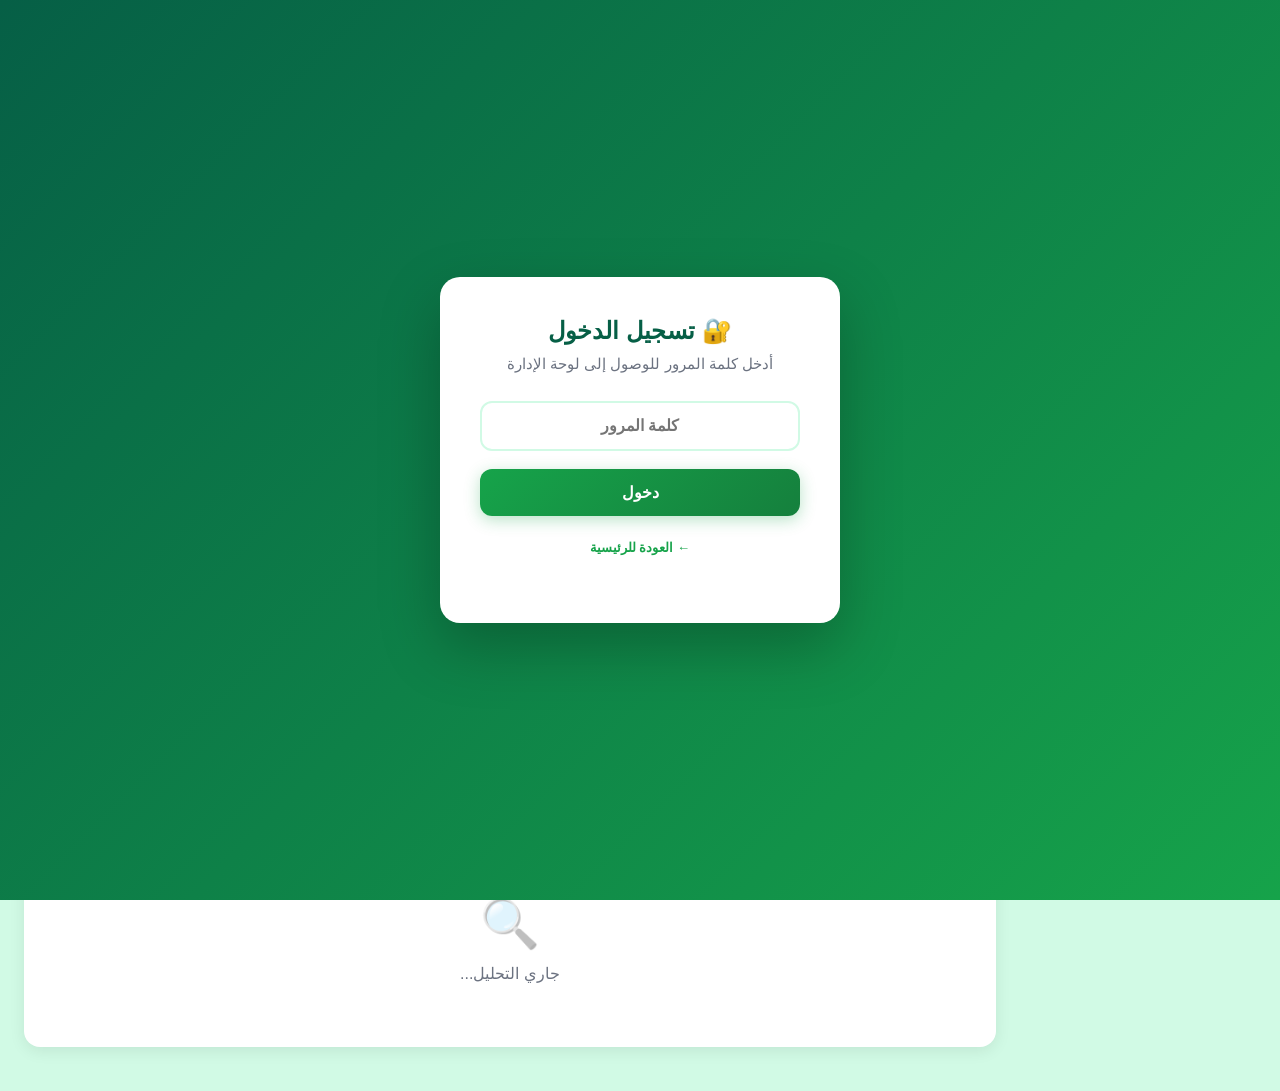
<file: fiqh-lectures-admin-old.html>
<!DOCTYPE html>
<html lang="ar" dir="rtl">
<head>
<meta charset="UTF-8">
<meta name="viewport" content="width=device-width, initial-scale=1.0">
<title>إدارة المحاضرات الصوتية - أكاديمية الفقه</title>
<style>
  /* ====== Fiqh Platform Design System - Emerald Green Theme ====== */
  :root {
    --fiqh-primary: #065f46;
    --fiqh-primary-light: #16a34a;
    --fiqh-primary-lighter: #22c55e;
    --fiqh-bg: #d1fae5;
    --fiqh-bg-light: #ecfdf5;
    --fiqh-bg-card: #ffffff;
    --fiqh-text: #064e3b;
    --fiqh-text-secondary: #374151;
    --fiqh-text-muted: #4b5563;
    --fiqh-border: #bbf7d0;
    --fiqh-border-light: #d1fae5;
    --fiqh-shadow: rgba(6, 95, 70, 0.12);
    --fiqh-danger: #991b1b;
    --fiqh-danger-bg: #fee2e2;
    --fiqh-danger-border: #ef4444;
    --fiqh-warning: #92400e;
    --fiqh-warning-bg: #fef3c7;
    --fiqh-warning-border: #f59e0b;
    --fiqh-info: #1e40af;
    --fiqh-info-bg: #dbeafe;
    --fiqh-info-border: #3b82f6;
    --fiqh-success: #166534;
    --fiqh-success-bg: #dcfce7;
    --fiqh-success-border: #16a34a;
    --fiqh-radius-sm: 10px;
    --fiqh-radius-md: 14px;
    --fiqh-radius-lg: 16px;
    --fiqh-radius-xl: 20px;
    --fiqh-transition: 0.2s cubic-bezier(0.4, 0, 0.2, 1);
  }

  * { margin: 0; padding: 0; box-sizing: border-box; }

  body {
    font-family: 'Segoe UI', Tahoma, 'Noto Sans Arabic', sans-serif;
    background: var(--fiqh-bg);
    min-height: 100vh;
    color: var(--fiqh-text);
    font-size: 15px;
    line-height: 1.7;
    direction: rtl;
  }

  /* ====== Sidebar ====== */
  .side {
    position: fixed;
    right: 0;
    top: 0;
    width: 260px;
    height: 100vh;
    background: linear-gradient(180deg, #065f46, #16a34a);
    color: #fff;
    padding: 20px;
    overflow-y: auto;
    z-index: 1000;
    transition: transform .3s ease;
  }
  .side h1 {
    font-size: 18px;
    text-align: center;
    padding-bottom: 15px;
    border-bottom: 1px solid rgba(255,255,255,.2);
    margin-bottom: 15px;
  }
  .side h1 p {
    font-size: 13px;
    opacity: .85;
    margin-top: 6px;
  }
  .nav-item {
    display: flex;
    align-items: center;
    gap: 12px;
    padding: 12px 14px;
    border-radius: 10px;
    margin-bottom: 4px;
    cursor: pointer;
    transition: .2s;
    color: rgba(255,255,255,.9);
    font-size: 15px;
    font-weight: 600;
    text-decoration: none;
  }
  .nav-item:hover, .nav-item.on {
    background: rgba(255,255,255,.15);
    color: #fff;
  }
  .nav-item .icon { font-size: 20px; width: 24px; text-align: center; }
  .nav-sec {
    font-size: 11px;
    text-transform: uppercase;
    opacity: .6;
    margin: 18px 0 10px;
    padding-right: 12px;
    font-weight: 700;
  }
  .side.collapsed { transform: translateX(100%); }
  .main { margin-right: 260px; padding: 24px; transition: margin-right .3s ease; }
  .main.expanded { margin-right: 0; }
  .toggle-btn {
    position: fixed;
    top: 16px;
    right: 270px;
    z-index: 1101;
    background: #16a34a;
    color: #fff;
    border: none;
    width: 42px;
    height: 42px;
    border-radius: 10px;
    font-size: 20px;
    cursor: pointer;
    display: flex;
    align-items: center;
    justify-content: center;
    box-shadow: 0 4px 12px rgba(0,0,0,.15);
    transition: .3s;
  }
  .toggle-btn:hover { background: #15803d; }
  .toggle-btn.collapsed { right: 16px; }

  /* ====== Lecture Manager ====== */
  .lecture-manager {
    padding: 0;
  }

  /* ====== Header ====== */
  .lm-header {
    background: linear-gradient(135deg, var(--fiqh-primary), var(--fiqh-primary-light));
    color: #fff;
    padding: 24px 28px;
    border-radius: var(--fiqh-radius-lg);
    margin-bottom: 20px;
    box-shadow: 0 8px 32px rgba(6, 95, 70, 0.25);
    display: flex;
    justify-content: space-between;
    align-items: center;
    flex-wrap: wrap;
    gap: 14px;
  }
  .lm-header h1 { font-size: 22px; font-weight: 800; }
  .lm-header h1 span { font-size: 14px; font-weight: 600; opacity: 0.85; display: block; margin-top: 4px; }
  .lm-badge {
    background: rgba(255,255,255,0.2);
    padding: 6px 16px;
    border-radius: 50px;
    font-size: 13px;
    font-weight: 700;
    backdrop-filter: blur(4px);
  }

  /* ====== Stats Bar ====== */
  .lm-stats {
    display: flex;
    gap: 12px;
    margin-bottom: 20px;
    flex-wrap: wrap;
  }
  .lm-stat {
    background: var(--fiqh-bg-card);
    padding: 16px 20px;
    border-radius: var(--fiqh-radius-md);
    box-shadow: 0 4px 16px var(--fiqh-shadow);
    text-align: center;
    flex: 1;
    min-width: 110px;
    transition: var(--fiqh-transition);
    border: 2px solid transparent;
  }
  .lm-stat:hover { transform: translateY(-3px); border-color: var(--fiqh-border); box-shadow: 0 8px 24px var(--fiqh-shadow); }
  .lm-stat .n { font-size: 26px; font-weight: 800; color: var(--fiqh-primary); }
  .lm-stat .l { font-size: 12px; color: var(--fiqh-text-muted); font-weight: 600; margin-top: 2px; }

  /* ====== Search & Filter Bar ====== */
  .lm-search-bar {
    background: var(--fiqh-bg-card);
    padding: 18px 22px;
    border-radius: var(--fiqh-radius-lg);
    box-shadow: 0 4px 16px var(--fiqh-shadow);
    margin-bottom: 20px;
    display: flex;
    gap: 12px;
    flex-wrap: wrap;
    align-items: center;
  }
  .lm-search-input {
    flex: 1;
    min-width: 220px;
    padding: 12px 18px;
    border: 2px solid var(--fiqh-border-light);
    border-radius: var(--fiqh-radius-sm);
    font-size: 15px;
    font-family: inherit;
    color: var(--fiqh-text);
    background: var(--fiqh-bg-light);
    transition: var(--fiqh-transition);
  }
  .lm-search-input:focus { outline: none; border-color: var(--fiqh-primary-light); box-shadow: 0 0 0 4px rgba(22,163,74,0.1); }
  .lm-search-input::placeholder { color: #9ca3af; }
  .lm-filter-select {
    min-width: 160px;
    padding: 12px 16px;
    border: 2px solid var(--fiqh-border-light);
    border-radius: var(--fiqh-radius-sm);
    font-size: 14px;
    font-family: inherit;
    color: var(--fiqh-text);
    background: var(--fiqh-bg-light);
    cursor: pointer;
    transition: var(--fiqh-transition);
  }
  .lm-filter-select:focus { outline: none; border-color: var(--fiqh-primary-light); }
  .lm-btn {
    display: inline-flex;
    align-items: center;
    gap: 8px;
    padding: 12px 22px;
    border-radius: var(--fiqh-radius-sm);
    font-size: 14px;
    font-weight: 700;
    cursor: pointer;
    border: none;
    font-family: inherit;
    transition: var(--fiqh-transition);
    white-space: nowrap;
  }
  .lm-btn:hover { transform: translateY(-2px); }
  .lm-btn-primary {
    background: linear-gradient(135deg, var(--fiqh-primary-light), #15803d);
    color: #fff;
    box-shadow: 0 4px 14px rgba(22,163,74,0.35);
  }
  .lm-btn-primary:hover { box-shadow: 0 6px 20px rgba(22,163,74,0.45); }
  .lm-btn-secondary {
    background: var(--fiqh-bg-light);
    color: var(--fiqh-primary);
    border: 2px solid var(--fiqh-primary-light);
  }
  .lm-btn-secondary:hover { background: var(--fiqh-primary-light); color: #fff; }
  .lm-btn-danger {
    background: var(--fiqh-danger-bg);
    color: var(--fiqh-danger);
    border: 2px solid var(--fiqh-danger-border);
  }
  .lm-btn-danger:hover { background: var(--fiqh-danger-border); color: #fff; }
  .lm-btn-warning {
    background: var(--fiqh-warning-bg);
    color: var(--fiqh-warning);
    border: 2px solid var(--fiqh-warning-border);
  }
  .lm-btn-warning:hover { background: var(--fiqh-warning-border); color: #fff; }
  .lm-btn-info {
    background: var(--fiqh-info-bg);
    color: var(--fiqh-info);
    border: 2px solid var(--fiqh-info-border);
  }
  .lm-btn-info:hover { background: var(--fiqh-info-border); color: #fff; }
  .lm-btn-outline {
    background: #fff;
    color: var(--fiqh-text-muted);
    border: 2px solid var(--fiqh-border-light);
  }
  .lm-btn-outline:hover { border-color: var(--fiqh-primary-light); color: var(--fiqh-primary); }

  /* ====== Add/Edit Form Card ====== */
  .lm-form-card {
    background: var(--fiqh-bg-card);
    border-radius: var(--fiqh-radius-lg);
    padding: 24px;
    margin-bottom: 20px;
    box-shadow: 0 4px 20px var(--fiqh-shadow);
    display: none;
    border: 2px solid transparent;
    transition: var(--fiqh-transition);
  }
  .lm-form-card.show { display: block; animation: slideDown 0.3s ease; }
  @keyframes slideDown { from { opacity: 0; transform: translateY(-10px); } to { opacity: 1; transform: translateY(0); } }
  .lm-form-card h3 {
    font-size: 18px;
    color: var(--fiqh-primary);
    margin-bottom: 18px;
    padding-bottom: 12px;
    border-bottom: 2px solid var(--fiqh-border-light);
    font-weight: 800;
  }
  .lm-form-grid {
    display: grid;
    grid-template-columns: repeat(auto-fit, minmax(260px, 1fr));
    gap: 16px;
  }
  .lm-form-group { margin-bottom: 4px; }
  .lm-form-group label {
    display: block;
    margin-bottom: 6px;
    font-weight: 700;
    font-size: 14px;
    color: var(--fiqh-text);
  }
  .lm-form-group input,
  .lm-form-group select,
  .lm-form-group textarea {
    width: 100%;
    padding: 12px 16px;
    border: 2px solid var(--fiqh-border-light);
    border-radius: var(--fiqh-radius-sm);
    font-size: 15px;
    font-family: inherit;
    color: var(--fiqh-text);
    background: var(--fiqh-bg-light);
    transition: var(--fiqh-transition);
  }
  .lm-form-group input:focus,
  .lm-form-group select:focus,
  .lm-form-group textarea:focus {
    outline: none;
    border-color: var(--fiqh-primary-light);
    box-shadow: 0 0 0 4px rgba(22,163,74,0.1);
  }
  .lm-form-group textarea { min-height: 100px; resize: vertical; }
  .lm-form-group input::placeholder,
  .lm-form-group textarea::placeholder { color: #9ca3af; }
  .lm-form-actions { display: flex; gap: 10px; flex-wrap: wrap; margin-top: 20px; }

  /* ====== Lecture List ====== */
  .lm-list-card {
    background: var(--fiqh-bg-card);
    border-radius: var(--fiqh-radius-lg);
    padding: 24px;
    box-shadow: 0 4px 20px var(--fiqh-shadow);
  }
  .lm-list-header {
    display: flex;
    justify-content: space-between;
    align-items: center;
    margin-bottom: 18px;
    flex-wrap: wrap;
    gap: 10px;
  }
  .lm-list-header h3 { font-size: 18px; color: var(--fiqh-primary); font-weight: 800; }
  .lm-list-header .count { font-size: 14px; color: var(--fiqh-text-muted); font-weight: 600; }
  .lm-lecture-list {
    display: flex;
    flex-direction: column;
    gap: 12px;
    max-height: 600px;
    overflow-y: auto;
    padding-left: 4px;
  }
  .lm-lecture-list::-webkit-scrollbar { width: 6px; }
  .lm-lecture-list::-webkit-scrollbar-track { background: var(--fiqh-bg-light); border-radius: 10px; }
  .lm-lecture-list::-webkit-scrollbar-thumb { background: var(--fiqh-primary-light); border-radius: 10px; }

  /* ====== Lecture Item ====== */
  .lm-lecture-item {
    background: linear-gradient(135deg, #f0fdf4, #ecfdf5);
    border: 2px solid var(--fiqh-border);
    border-radius: var(--fiqh-radius-md);
    padding: 18px;
    transition: var(--fiqh-transition);
    position: relative;
    overflow: hidden;
  }
  .lm-lecture-item:hover {
    border-color: var(--fiqh-primary-light);
    transform: translateY(-2px);
    box-shadow: 0 8px 24px rgba(22,163,74,0.12);
  }
  .lm-lecture-item.editing {
    border-color: var(--fiqh-warning-border);
    background: linear-gradient(135deg, #fffbeb, #fef3c7);
    box-shadow: 0 4px 20px rgba(245,158,11,0.15);
  }
  .lm-lecture-item .item-header {
    display: flex;
    justify-content: space-between;
    align-items: flex-start;
    gap: 12px;
    margin-bottom: 10px;
    flex-wrap: wrap;
  }
  .lm-lecture-item .badges { display: flex; gap: 6px; flex-wrap: wrap; align-items: center; }
  .lm-badge-cat {
    background: var(--fiqh-info-bg);
    color: var(--fiqh-info);
    padding: 4px 12px;
    border-radius: 50px;
    font-size: 12px;
    font-weight: 700;
  }
  .lm-badge-speaker {
    background: var(--fiqh-success-bg);
    color: var(--fiqh-success);
    padding: 4px 12px;
    border-radius: 50px;
    font-size: 12px;
    font-weight: 700;
  }
  .lm-badge-id {
    background: var(--fiqh-primary);
    color: #fff;
    padding: 4px 12px;
    border-radius: 50px;
    font-size: 12px;
    font-weight: 700;
  }
  .lm-lecture-item .title {
    font-size: 16px;
    font-weight: 800;
    color: var(--fiqh-text);
    margin-bottom: 6px;
    line-height: 1.6;
  }
  .lm-lecture-item .desc {
    font-size: 14px;
    color: var(--fiqh-text-secondary);
    margin-bottom: 12px;
    line-height: 1.7;
  }
  .lm-lecture-item .links {
    display: flex;
    gap: 10px;
    flex-wrap: wrap;
    margin-bottom: 12px;
  }
  .lm-link {
    display: inline-flex;
    align-items: center;
    gap: 6px;
    padding: 6px 14px;
    border-radius: 8px;
    font-size: 13px;
    font-weight: 600;
    text-decoration: none;
    transition: var(--fiqh-transition);
  }
  .lm-link-audio {
    background: var(--fiqh-success-bg);
    color: var(--fiqh-success);
    border: 1px solid var(--fiqh-success-border);
  }
  .lm-link-audio:hover { background: var(--fiqh-success-border); color: #fff; }
  .lm-link-youtube {
    background: #fee2e2;
    color: #991b1b;
    border: 1px solid #ef4444;
  }
  .lm-link-youtube:hover { background: #ef4444; color: #fff; }
  .lm-lecture-item .actions {
  display: flex;
  gap: 8px;
  flex-wrap: wrap;
  justify-content: flex-end;
}
.lm-lecture-item .actions button {
  flex: none;
  white-space: nowrap;
}
  .lm-lecture-item .actions button {
    padding: 8px 16px;
    border-radius: 10px;
    font-size: 13px;
    font-weight: 700;
    cursor: pointer;
    border: none;
    font-family: inherit;
    transition: var(--fiqh-transition);
    display: inline-flex;
    align-items: center;
    gap: 6px;
  }
  .lm-lecture-item .actions .edit-btn {
    background: var(--fiqh-info-bg);
    color: var(--fiqh-info);
  }
  .lm-lecture-item .actions .edit-btn:hover { background: var(--fiqh-info-border); color: #fff; transform: translateY(-1px); }
  .lm-lecture-item .actions .del-btn {
    background: var(--fiqh-danger-bg);
    color: var(--fiqh-danger);
  }
  .lm-lecture-item .actions .del-btn:hover { background: var(--fiqh-danger-border); color: #fff; transform: translateY(-1px); }
  .lm-lecture-item .actions .play-btn {
    background: var(--fiqh-success-bg);
    color: var(--fiqh-success);
  }
  .lm-lecture-item .actions .play-btn:hover { background: var(--fiqh-success-border); color: #fff; transform: translateY(-1px); }

  /* ====== Inline Edit Form (inside item) ====== */
  .lm-inline-edit {
    background: #fff;
    border: 2px dashed var(--fiqh-warning-border);
    border-radius: var(--fiqh-radius-sm);
    padding: 16px;
    margin-top: 12px;
    animation: fadeIn 0.25s ease;
  }
  @keyframes fadeIn { from { opacity: 0; } to { opacity: 1; } }
  .lm-inline-edit .edit-grid {
    display: grid;
    grid-template-columns: repeat(auto-fit, minmax(220px, 1fr));
    gap: 12px;
  }
  .lm-inline-edit input,
  .lm-inline-edit select,
  .lm-inline-edit textarea {
    width: 100%;
    padding: 10px 14px;
    border: 2px solid var(--fiqh-border-light);
    border-radius: var(--fiqh-radius-sm);
    font-size: 14px;
    font-family: inherit;
    color: var(--fiqh-text);
    background: var(--fiqh-bg-light);
  }
  .lm-inline-edit input:focus,
  .lm-inline-edit select:focus,
  .lm-inline-edit textarea:focus {
    outline: none;
    border-color: var(--fiqh-warning-border);
    box-shadow: 0 0 0 3px rgba(245,158,11,0.1);
  }
  .lm-inline-edit textarea { min-height: 70px; resize: vertical; }
  .lm-inline-edit .edit-actions {
    display: flex;
    gap: 8px;
    margin-top: 14px;
    flex-wrap: wrap;
  }

  /* ====== Empty State ====== */
  .lm-empty {
    text-align: center;
    padding: 50px 20px;
    color: var(--fiqh-text-muted);
  }
  .lm-empty .icon { font-size: 52px; margin-bottom: 14px; opacity: 0.35; }
  .lm-empty p { font-size: 16px; font-weight: 600; }

  /* ====== Toast ====== */
  .lm-toast-wrap {
    position: fixed;
    top: 20px;
    left: 20px;
    z-index: 9999;
    display: flex;
    flex-direction: column;
    gap: 8px;
  }
  .lm-toast {
    padding: 12px 20px;
    border-radius: 12px;
    color: #fff;
    font-size: 14px;
    font-weight: 700;
    box-shadow: 0 4px 16px rgba(0,0,0,0.2);
    animation: toastIn 0.3s ease;
    max-width: 380px;
  }
  @keyframes toastIn { from { opacity: 0; transform: translateX(-20px); } to { opacity: 1; transform: translateX(0); } }
  .lm-toast.ok { background: var(--fiqh-primary-light); }
  .lm-toast.err { background: var(--fiqh-danger-border); }
  .lm-toast.inf { background: var(--fiqh-primary); }
  .lm-toast.warn { background: var(--fiqh-warning-border); }

  /* ====== Modal ====== */
  .lm-modal-overlay {
    position: fixed;
    inset: 0;
    background: rgba(0,0,0,0.5);
    z-index: 6000;
    display: none;
    align-items: center;
    justify-content: center;
    padding: 20px;
  }
  .lm-modal-overlay.show { display: flex; }
  .lm-modal {
    background: #fff;
    border-radius: var(--fiqh-radius-xl);
    padding: 28px;
    max-width: 420px;
    width: 100%;
    box-shadow: 0 24px 60px rgba(0,0,0,0.25);
    text-align: center;
  }
  .lm-modal h3 { font-size: 20px; color: var(--fiqh-primary); margin-bottom: 12px; font-weight: 800; }
  .lm-modal p { color: var(--fiqh-text-muted); margin-bottom: 20px; font-size: 15px; line-height: 1.7; }
  .lm-modal .modal-actions { display: flex; gap: 10px; justify-content: center; }

  /* ====== Mobile Optimizations ====== */
  @media (max-width: 768px) {
    .side { transform: translateX(100%); width: 280px; }
    .side.open { transform: translateX(0); }
    .main { margin-right: 0; padding: 16px; padding-top: 70px; }
    .toggle-btn { right: 16px; }
    .toggle-btn.collapsed { right: 16px; }
    .lecture-manager { padding: 0; }
    .lm-header { padding: 18px 20px; }
    .lm-header h1 { font-size: 18px; }
    .lm-search-bar { padding: 14px 16px; }
    .lm-search-input { min-width: 100%; }
    .lm-form-grid { grid-template-columns: 1fr; }
    .lm-lecture-item { padding: 14px; }
    .lm-lecture-item .item-header { flex-direction: column; gap: 8px; }
    .lm-lecture-item .actions { width: 100%; }
    .lm-lecture-item .actions button { flex: 1; justify-content: center; }
    .lm-form-actions { flex-direction: column; }
    .lm-form-actions .lm-btn { width: 100%; justify-content: center; }
    .lm-inline-edit .edit-grid { grid-template-columns: 1fr; }
    .lm-inline-edit .edit-actions { flex-direction: column; }
    .lm-inline-edit .edit-actions .lm-btn { width: 100%; justify-content: center; }
    .lm-modal { padding: 22px; }
    .lm-modal .modal-actions { flex-direction: column; }
    .lm-modal .modal-actions .lm-btn { width: 100%; justify-content: center; }
  }

  @media (max-width: 480px) {
    .lm-header h1 { font-size: 16px; }
    .lm-stat { min-width: 80px; padding: 12px 14px; }
    .lm-stat .n { font-size: 22px; }
    .lm-stat .l { font-size: 11px; }
    .lm-lecture-item .title { font-size: 15px; }
    .lm-lecture-item .desc { font-size: 13px; }
  }
</style>
<base target="_blank">
</head>
<body>

<!-- Toggle Sidebar Button -->
<button class="toggle-btn" id="toggleBtn" onclick="toggleSidebar()">☰</button>

<!-- Sidebar -->
<nav class="side" id="side">
  <h1>⚙️ لوحة الإدارة<p>أكاديمية الفقه والتفقه</p></h1>
  <div class="nav-sec">الرئيسية</div>
  <a href="raseen-fiqh-admin-2026-X8M4.html" class="nav-item"><span class="icon">📊</span>لوحة التحكم</a>
  <a href="fiqh-questions-admin.html" class="nav-item"><span class="icon">📝</span>إدارة بنك الأسئلة</a>
  <a href="index.html" class="nav-item" onclick="sessionStorage.removeItem('admin_access');"><span class="icon">🎓</span>معاينة المنصة</a>
  <div class="nav-sec">المحتوى</div>
  <a href="fiqh-lectures-admin.html" class="nav-item on"><span class="icon">🎙️</span>إدارة المحاضرات</a>
  <div class="nav-sec">النظام</div>
  <a href="raseen-fiqh-admin-2026-X8M4.html" class="nav-item"><span class="icon">📋</span>سجل العمليات</a>
  <a href="raseen-fiqh-admin-2026-X8M4.html" class="nav-item"><span class="icon">⚙️</span>الإعدادات</a>
  <div style="margin-top:auto;padding-top:18px;border-top:1px solid rgba(255,255,255,.15)">
    <a href="#" class="nav-item" style="color:#fecaca" onclick="logout();return false"><span class="icon">🚪</span>خروج</a>
  </div>
</nav>

<main class="main" id="main">

<div class="lecture-manager" id="lectureManager">
  <!-- Header -->
  <div class="lm-header">
    <div>
      <h1>🎙️ إدارة المحاضرات الصوتية<span>أكاديمية الفقه والتفقه</span></h1>
    </div>
    <div class="lm-badge" id="totalBadge">0 محاضرة</div>
  </div>

  <!-- Stats -->
  <div class="lm-stats">
    <div class="lm-stat"><div class="n" id="statTotal">0</div><div class="l">إجمالي المحاضرات</div></div>
    <div class="lm-stat"><div class="n" id="statCats">0</div><div class="l">التصنيفات</div></div>
    <div class="lm-stat"><div class="n" id="statSpeakers">0</div><div class="l">الشيوخ</div></div>
    <div class="lm-stat"><div class="n" id="statWithAudio">0</div><div class="l">بروابط صوتية</div></div>
  </div>

  <!-- Search & Filter -->
  <div class="lm-search-bar">
    <input type="text" class="lm-search-input" id="searchInput" placeholder="🔍 ابحث بعنوان المحاضرة أو اسم الشيخ أو الوصف..." oninput="filterLectures()">
    <select class="lm-filter-select" id="filterCategory" onchange="filterLectures()">
      <option value="">كل التصنيفات</option>
      <option value="العقيدة">العقيدة</option>
      <option value="الفقه">الفقه</option>
      <option value="التفسير">التفسير</option>
      <option value="الحديث">الحديث</option>
      <option value="السيرة">السيرة</option>
      <option value="الأخلاق">الأخلاق</option>
      <option value="المنهج">المنهج</option>
      <option value="الدعوة">الدعوة</option>
    </select>
    <select class="lm-filter-select" id="filterSpeaker" onchange="filterLectures()">
      <option value="">كل الشيوخ</option>
    </select>
    <button class="lm-btn lm-btn-primary" onclick="toggleForm()" id="toggleFormBtn">
      <span>➕</span><span>إضافة محاضرة</span>
    </button>
  </div>

  <!-- Add/Edit Form -->
  <div class="lm-form-card" id="formCard">
    <h3 id="formTitle">➕ إضافة محاضرة جديدة</h3>
    <form id="lectureForm" onsubmit="return false">
      <input type="hidden" id="editId" value="">
      <div class="lm-form-grid">
        <div class="lm-form-group">
          <label>عنوان المحاضرة *</label>
          <input type="text" id="inTitle" placeholder="مثال: أحكام الصيام في رمضان">
        </div>
        <div class="lm-form-group">
          <label>اسم الشيخ *</label>
          <input type="text" id="inSpeaker" placeholder="مثال: الشيخ عبدالرحمن السديس">
        </div>
        <div class="lm-form-group">
          <label>التصنيف *</label>
          <select id="inCategory">
            <option value="">اختر التصنيف</option>
            <option value="العقيدة">العقيدة</option>
            <option value="الفقه">الفقه</option>
            <option value="التفسير">التفسير</option>
            <option value="الحديث">الحديث</option>
            <option value="السيرة">السيرة</option>
            <option value="الأخلاق">الأخلاق</option>
            <option value="المنهج">المنهج</option>
            <option value="الدعوة">الدعوة</option>
            <option value="منوعات">منوعات</option>
          </select>
        </div>
        <div class="lm-form-group">
          <label>رابط الصوت (MP3/M4A)</label>
          <input type="url" id="inAudio" placeholder="https://example.com/audio.mp3">
        </div>
        <div class="lm-form-group">
          <label>رابط يوتيوب (اختياري)</label>
          <input type="url" id="inYoutube" placeholder="https://youtube.com/watch?v=...">
        </div>
        <div class="lm-form-group" style="grid-column: 1 / -1;">
          <label>وصف المحاضرة</label>
          <textarea id="inDescription" placeholder="اكتب وصفاً مختصراً للمحاضرة..."></textarea>
        </div>
      </div>
      <div class="lm-form-actions">
        <button type="button" class="lm-btn lm-btn-primary" id="saveBtn" onclick="saveLecture()">
          <span>💾</span><span>حفظ المحاضرة</span>
        </button>
        <button type="button" class="lm-btn lm-btn-warning" id="updateBtn" onclick="updateLecture()" style="display:none">
          <span>🔄</span><span>تحديث المحاضرة</span>
        </button>
        <button type="button" class="lm-btn lm-btn-outline" id="cancelBtn" onclick="cancelEdit()" style="display:none">
          <span>❌</span><span>إلغاء</span>
        </button>
        <button type="button" class="lm-btn lm-btn-outline" onclick="clearForm()">
          <span>🗑️</span><span>مسح النموذج</span>
        </button>
      </div>
    </form>
  </div>

  <!-- Lecture List -->
  <div class="lm-list-card">
    <div class="lm-list-header">
      <h3>📋 قائمة المحاضرات <span class="count" id="listCount">(0)</span></h3>
      <div style="display:flex;gap:8px;flex-wrap:wrap;">
        <button class="lm-btn lm-btn-secondary" onclick="exportJSON()">
          <span>📥</span><span>تصدير JSON</span>
        </button>
        <button class="lm-btn lm-btn-danger" id="delAllBtn" onclick="deleteAll()" style="display:none">
          <span>🗑️</span><span>حذف الكل</span>
        </button>
      </div>
    </div>
    <div class="lm-lecture-list" id="lectureList">
      <div class="lm-empty">
        <div class="icon">🎙️</div>
        <p>لا توجد محاضرات مسجلة بعد</p>
      </div>
    </div>
  </div>
</div>

</main>

<!-- Toast Container -->
<div class="lm-toast-wrap" id="toastWrap"></div>

<!-- Delete Confirmation Modal -->
<div class="lm-modal-overlay" id="delModal">
  <div class="lm-modal">
    <h3>⚠️ تأكيد الحذف</h3>
    <p id="delMsg">هل أنت متأكد من حذف هذه المحاضرة؟ لا يمكن التراجع.</p>
    <div class="modal-actions">
      <button class="lm-btn lm-btn-outline" onclick="closeDelModal()">إلغاء</button>
      <button class="lm-btn lm-btn-danger" id="confirmDelBtn">🗑️ حذف</button>
    </div>
  </div>
</div>

<script>
  // ====== Demo Data ======
  let lectures = [
    { id: 1, title: "أحكام صلاة الجمعة", speaker: "الشيخ صالح الفوزان", category: "الفقه", audio: "https://example.com/audio1.mp3", youtube: "", description: "شرح مفصل لأحكام صلاة الجمعة وشروطها وآدابها" },
    { id: 2, title: "التوحيد وأنواعه", speaker: "الشيخ محمد بن صالح العثيمين", category: "العقيدة", audio: "https://example.com/audio2.mp3", youtube: "https://youtube.com/watch?v=abc123", description: "تفسير سورة الإخلاص وبيان معنى التوحيد" },
    { id: 3, title: "تفسير سورة الفاتحة", speaker: "الشيخ عبدالرحمن السديس", category: "التفسير", audio: "", youtube: "https://youtube.com/watch?v=def456", description: "تفسير ميسر لسورة الفاتحة للمبتدئين" },
    { id: 4, title: "أحكام الزكاة", speaker: "الشيخ صالح الفوزان", category: "الفقه", audio: "https://example.com/audio4.mp3", youtube: "", description: "شروط وجوب الزكاة وأنواع الأموال الزكوية" },
    { id: 5, title: "الصحيح من سيرة النبي ﷺ", speaker: "الشيخ محمد بن صالح العثيمين", category: "السيرة", audio: "https://example.com/audio5.mp3", youtube: "https://youtube.com/watch?v=ghi789", description: "سيرة النبي ﷺ منذ الولادة حتى البعثة" },
    { id: 6, title: "آداب الطعام والشراب", speaker: "الشيخ عبدالرحمن السديس", category: "الأخلاق", audio: "https://example.com/audio6.mp3", youtube: "", description: "السنة في الطعام والشراب وآداب المائدة" },
    { id: 7, title: "شرح حديث جبريل", speaker: "الشيخ صالح الفوزان", category: "الحديث", audio: "https://example.com/audio7.mp3", youtube: "https://youtube.com/watch?v=jkl012", description: "شرح حديث جبريل في بيان أركان الإسلام والإيمان" },
    { id: 8, title: "أحكام الحج والعمرة", speaker: "الشيخ محمد بن صالح العثيمين", category: "الفقه", audio: "https://example.com/audio8.mp3", youtube: "", description: "مناسك الحج والعمرة خطوة بخطوة" }
  ];

  let editingId = null;
  let deleteTarget = null;
  let filteredLectures = [...lectures];

  // ====== Login Check ======
  function checkLogin() {
    if (sessionStorage.getItem('admin_access') !== 'granted') {
      window.location.href = 'raseen-fiqh-admin-2026-X8M4.html';
    }
  }
  function logout() {
    sessionStorage.removeItem('admin_access');
    window.location.href = 'index.html';
  }

  // ====== Sidebar Toggle ======
  function toggleSidebar() {
    const side = document.getElementById('side');
    const main = document.getElementById('main');
    const btn = document.getElementById('toggleBtn');
    if (side.classList.contains('collapsed')) {
      side.classList.remove('collapsed');
      main.classList.remove('expanded');
      btn.classList.remove('collapsed');
    } else {
      side.classList.add('collapsed');
      main.classList.add('expanded');
      btn.classList.add('collapsed');
    }
  }

  // ====== Init ======
  function init() {
    checkLogin();
    updateStats();
    updateSpeakerFilter();
    renderList();
  }

  // ====== Stats ======
  function updateStats() {
    document.getElementById('statTotal').textContent = lectures.length;
    document.getElementById('totalBadge').textContent = lectures.length + ' محاضرة';
    document.getElementById('statCats').textContent = [...new Set(lectures.map(l => l.category).filter(Boolean))].size;
    document.getElementById('statSpeakers').textContent = [...new Set(lectures.map(l => l.speaker).filter(Boolean))].size;
    document.getElementById('statWithAudio').textContent = lectures.filter(l => l.audio && l.audio.trim()).length;
    document.getElementById('delAllBtn').style.display = lectures.length > 0 ? 'inline-flex' : 'none';
  }

  function updateSpeakerFilter() {
    const select = document.getElementById('filterSpeaker');
    const currentVal = select.value;
    const speakers = [...new Set(lectures.map(l => l.speaker).filter(Boolean))].sort();
    select.innerHTML = '<option value="">كل الشيوخ</option>' + speakers.map(s => `<option value="${esc(s)}">${esc(s)}</option>`).join('');
    select.value = currentVal;
  }

  // ====== Search & Filter ======
  function filterLectures() {
    const search = document.getElementById('searchInput').value.toLowerCase().trim();
    const cat = document.getElementById('filterCategory').value;
    const speaker = document.getElementById('filterSpeaker').value;

    filteredLectures = lectures.filter(l => {
      if (cat && l.category !== cat) return false;
      if (speaker && l.speaker !== speaker) return false;
      if (search) {
        const text = (l.title + ' ' + l.speaker + ' ' + l.description + ' ' + l.category).toLowerCase();
        if (!text.includes(search)) return false;
      }
      return true;
    });

    renderList();
  }

  // ====== Render List ======
  function renderList() {
    const list = document.getElementById('lectureList');
    document.getElementById('listCount').textContent = '(' + filteredLectures.length + ')';

    if (filteredLectures.length === 0) {
      list.innerHTML = '<div class="lm-empty"><div class="icon">🎙️</div><p>لا توجد محاضرات مطابقة للبحث</p></div>';
      return;
    }

    list.innerHTML = filteredLectures.map(l => {
      const isEditing = editingId === l.id;
      const hasAudio = l.audio && l.audio.trim();
      const hasYoutube = l.youtube && l.youtube.trim();

      return `
        <div class="lm-lecture-item ${isEditing ? 'editing' : ''}" id="item-${l.id}">
          <div class="item-header">
            <div class="badges">
              <span class="lm-badge-id">#${l.id}</span>
              <span class="lm-badge-cat">${esc(l.category || 'غير مصنف')}</span>
              <span class="lm-badge-speaker">${esc(l.speaker || 'غير محدد')}</span>
            </div>
          </div>
          <div class="title">${esc(l.title)}</div>
          <div class="desc">${esc(l.description || 'لا يوجد وصف')}</div>
          <div class="links">
            ${hasAudio ? `<a href="${esc(l.audio)}" class="lm-link lm-link-audio" target="_blank">🔊 استماع للصوت</a>` : '<span style="color:#9ca3af;font-size:13px;">🔇 لا يوجد رابط صوتي</span>'}
            ${hasYoutube ? `<a href="${esc(l.youtube)}" class="lm-link lm-link-youtube" target="_blank">▶️ يوتيوب</a>` : ''}
          </div>
          <div class="actions">
            ${!isEditing ? `
              <button class="play-btn" onclick="playAudio('${esc(l.audio || '')}')">▶️ تشغيل</button>
              <button class="edit-btn" onclick="startEdit(${l.id})">✏️ تعديل</button>
              <button class="del-btn" onclick="confirmDelete(${l.id})">🗑️ حذف</button>
            ` : ''}
          </div>
          ${isEditing ? renderInlineEdit(l) : ''}
        </div>
      `;
    }).join('');
  }

  function renderInlineEdit(l) {
    return `
      <div class="lm-inline-edit">
        <div class="edit-grid">
          <div class="lm-form-group">
            <label>عنوان المحاضرة</label>
            <input type="text" id="editTitle-${l.id}" value="${esc(l.title)}">
          </div>
          <div class="lm-form-group">
            <label>اسم الشيخ</label>
            <input type="text" id="editSpeaker-${l.id}" value="${esc(l.speaker)}">
          </div>
          <div class="lm-form-group">
            <label>التصنيف</label>
            <select id="editCategory-${l.id}">
              <option value="العقيدة" ${l.category==='العقيدة'?'selected':''}>العقيدة</option>
              <option value="الفقه" ${l.category==='الفقه'?'selected':''}>الفقه</option>
              <option value="التفسير" ${l.category==='التفسير'?'selected':''}>التفسير</option>
              <option value="الحديث" ${l.category==='الحديث'?'selected':''}>الحديث</option>
              <option value="السيرة" ${l.category==='السيرة'?'selected':''}>السيرة</option>
              <option value="الأخلاق" ${l.category==='الأخلاق'?'selected':''}>الأخلاق</option>
              <option value="المنهج" ${l.category==='المنهج'?'selected':''}>المنهج</option>
              <option value="الدعوة" ${l.category==='الدعوة'?'selected':''}>الدعوة</option>
              <option value="منوعات" ${l.category==='منوعات'?'selected':''}>منوعات</option>
            </select>
          </div>
          <div class="lm-form-group">
            <label>رابط الصوت</label>
            <input type="url" id="editAudio-${l.id}" value="${esc(l.audio || '')}">
          </div>
          <div class="lm-form-group">
            <label>رابط يوتيوب</label>
            <input type="url" id="editYoutube-${l.id}" value="${esc(l.youtube || '')}">
          </div>
          <div class="lm-form-group" style="grid-column: 1 / -1;">
            <label>الوصف</label>
            <textarea id="editDesc-${l.id}">${esc(l.description || '')}</textarea>
          </div>
        </div>
        <div class="edit-actions">
          <button class="lm-btn lm-btn-warning" onclick="saveEdit(${l.id})">💾 حفظ التعديل</button>
          <button class="lm-btn lm-btn-outline" onclick="cancelEdit()">❌ إلغاء</button>
        </div>
      </div>
    `;
  }

  // ====== Form Toggle ======
  function toggleForm() {
    const card = document.getElementById('formCard');
    const btn = document.getElementById('toggleFormBtn');
    if (card.classList.contains('show')) {
      card.classList.remove('show');
      btn.innerHTML = '<span>➕</span><span>إضافة محاضرة</span>';
    } else {
      card.classList.add('show');
      btn.innerHTML = '<span>🔽</span><span>إخفاء النموذج</span>';
      clearForm();
    }
  }

  // ====== Get Form Data ======
  function getFormData() {
    const title = document.getElementById('inTitle').value.trim();
    const speaker = document.getElementById('inSpeaker').value.trim();
    const category = document.getElementById('inCategory').value;
    const audio = document.getElementById('inAudio').value.trim();
    const youtube = document.getElementById('inYoutube').value.trim();
    const description = document.getElementById('inDescription').value.trim();

    if (!title) { toast('❌ أدخل عنوان المحاضرة', 'err'); return null; }
    if (!speaker) { toast('❌ أدخل اسم الشيخ', 'err'); return null; }
    if (!category) { toast('❌ اختر التصنيف', 'err'); return null; }

    return { title, speaker, category, audio, youtube, description };
  }

  // ====== Save New ======
  function saveLecture() {
    const data = getFormData();
    if (!data) return;

    const newId = lectures.length > 0 ? Math.max(...lectures.map(l => l.id)) + 1 : 1;
    const lecture = { id: newId, ...data };
    lectures.push(lecture);

    toast('✅ تم إضافة المحاضرة #' + newId, 'ok');
    clearForm();
    updateStats();
    updateSpeakerFilter();
    filterLectures();
  }

  // ====== Edit ======
  function startEdit(id) {
    editingId = id;
    renderList();
    const el = document.getElementById('item-' + id);
    if (el) el.scrollIntoView({ behavior: 'smooth', block: 'center' });
  }

  function saveEdit(id) {
    const title = document.getElementById('editTitle-' + id).value.trim();
    const speaker = document.getElementById('editSpeaker-' + id).value.trim();
    const category = document.getElementById('editCategory-' + id).value;
    const audio = document.getElementById('editAudio-' + id).value.trim();
    const youtube = document.getElementById('editYoutube-' + id).value.trim();
    const description = document.getElementById('editDesc-' + id).value.trim();

    if (!title) { toast('❌ أدخل عنوان المحاضرة', 'err'); return; }
    if (!speaker) { toast('❌ أدخل اسم الشيخ', 'err'); return; }

    const idx = lectures.findIndex(l => l.id === id);
    if (idx !== -1) {
      lectures[idx] = { id, title, speaker, category, audio, youtube, description };
      toast('✅ تم تحديث المحاضرة #' + id, 'ok');
      editingId = null;
      updateStats();
      updateSpeakerFilter();
      filterLectures();
    }
  }

  function cancelEdit() {
    editingId = null;
    renderList();
    toast('❌ تم إلغاء التعديل', 'inf');
  }

  // ====== Delete ======
  function confirmDelete(id) {
    deleteTarget = id;
    const l = lectures.find(x => x.id === id);
    document.getElementById('delMsg').textContent = 'هل أنت متأكد من حذف المحاضرة "' + (l ? l.title : '') + '"؟ لا يمكن التراجع.';
    document.getElementById('delModal').classList.add('show');
  }

  function closeDelModal() {
    document.getElementById('delModal').classList.remove('show');
    deleteTarget = null;
  }

  document.getElementById('confirmDelBtn').onclick = function() {
    if (!deleteTarget) return;
    lectures = lectures.filter(l => l.id !== deleteTarget);
    toast('🗑️ تم حذف المحاضرة #' + deleteTarget, 'inf');
    closeDelModal();
    updateStats();
    updateSpeakerFilter();
    filterLectures();
  };

  function deleteAll() {
    if (!confirm('حذف جميع المحاضرات (' + lectures.length + ')؟ لا يمكن التراجع!')) return;
    lectures = [];
    toast('🗑️ تم حذف جميع المحاضرات', 'inf');
    updateStats();
    updateSpeakerFilter();
    filterLectures();
  }

  // ====== Play Audio ======
  function playAudio(url) {
    if (!url) { toast('🔇 لا يوجد رابط صوتي لهذه المحاضرة', 'warn'); return; }
    window.open(url, '_blank');
  }

  // ====== Export ======
  function exportJSON() {
    const blob = new Blob([JSON.stringify(lectures, null, 2)], { type: 'application/json' });
    const url = URL.createObjectURL(blob);
    const a = document.createElement('a');
    a.href = url;
    a.download = 'fiqh-lectures.json';
    document.body.appendChild(a);
    a.click();
    document.body.removeChild(a);
    URL.revokeObjectURL(url);
    toast('📥 تم تصدير ' + lectures.length + ' محاضرة', 'ok');
  }

  // ====== Clear Form ======
  function clearForm() {
    document.getElementById('lectureForm').reset();
    document.getElementById('editId').value = '';
    document.getElementById('formTitle').textContent = '➕ إضافة محاضرة جديدة';
    document.getElementById('saveBtn').style.display = 'inline-flex';
    document.getElementById('updateBtn').style.display = 'none';
    document.getElementById('cancelBtn').style.display = 'none';
    editingId = null;
  }

  // ====== Toast ======
  function toast(msg, type) {
    const c = document.getElementById('toastWrap');
    const d = document.createElement('div');
    d.className = 'lm-toast ' + (type || 'inf');
    d.textContent = msg;
    c.appendChild(d);
    setTimeout(() => d.remove(), 4000);
  }

  function esc(t) {
    const d = document.createElement('div');
    d.textContent = t || '';
    return d.innerHTML;
  }

  // ====== Modal click outside ======
  document.getElementById('delModal').onclick = function(e) {
    if (e.target === this) closeDelModal();
  };

  // ====== Init ======
  init();
</script>

</body>
</html>
</file>
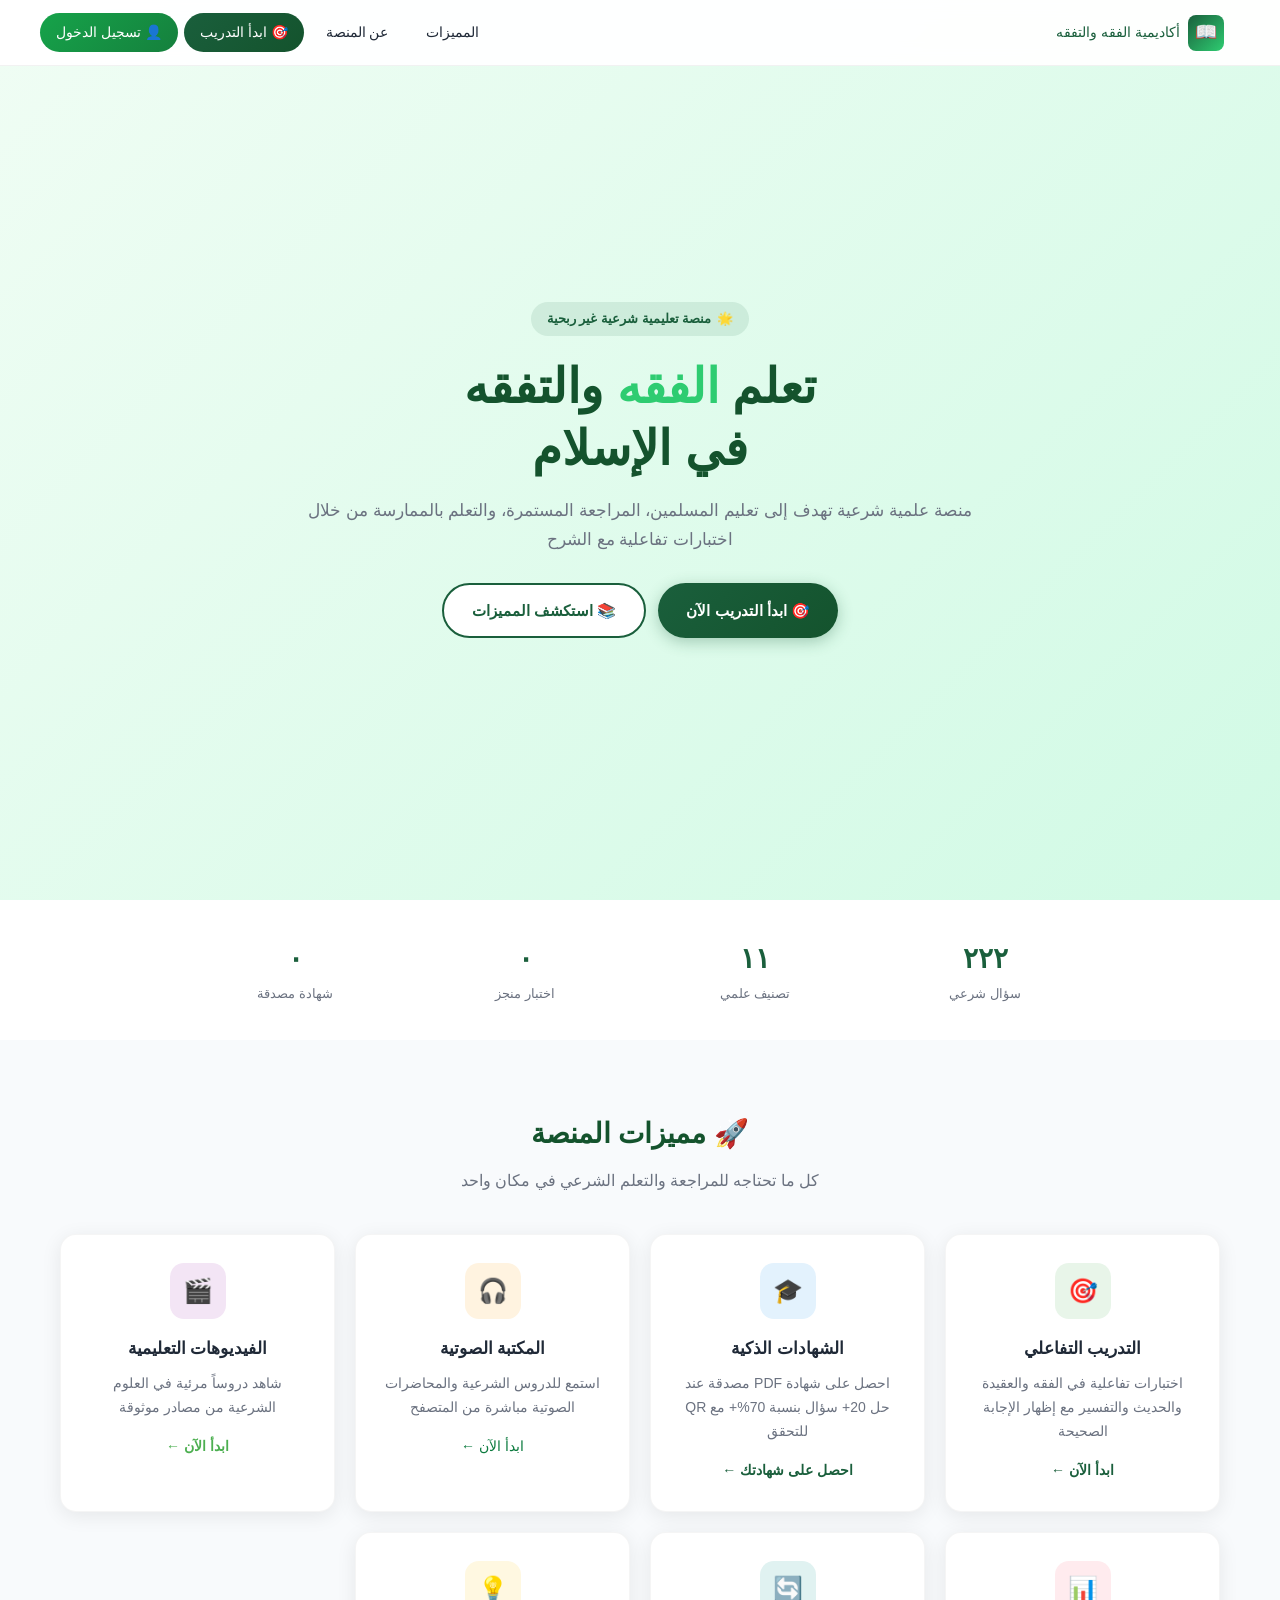
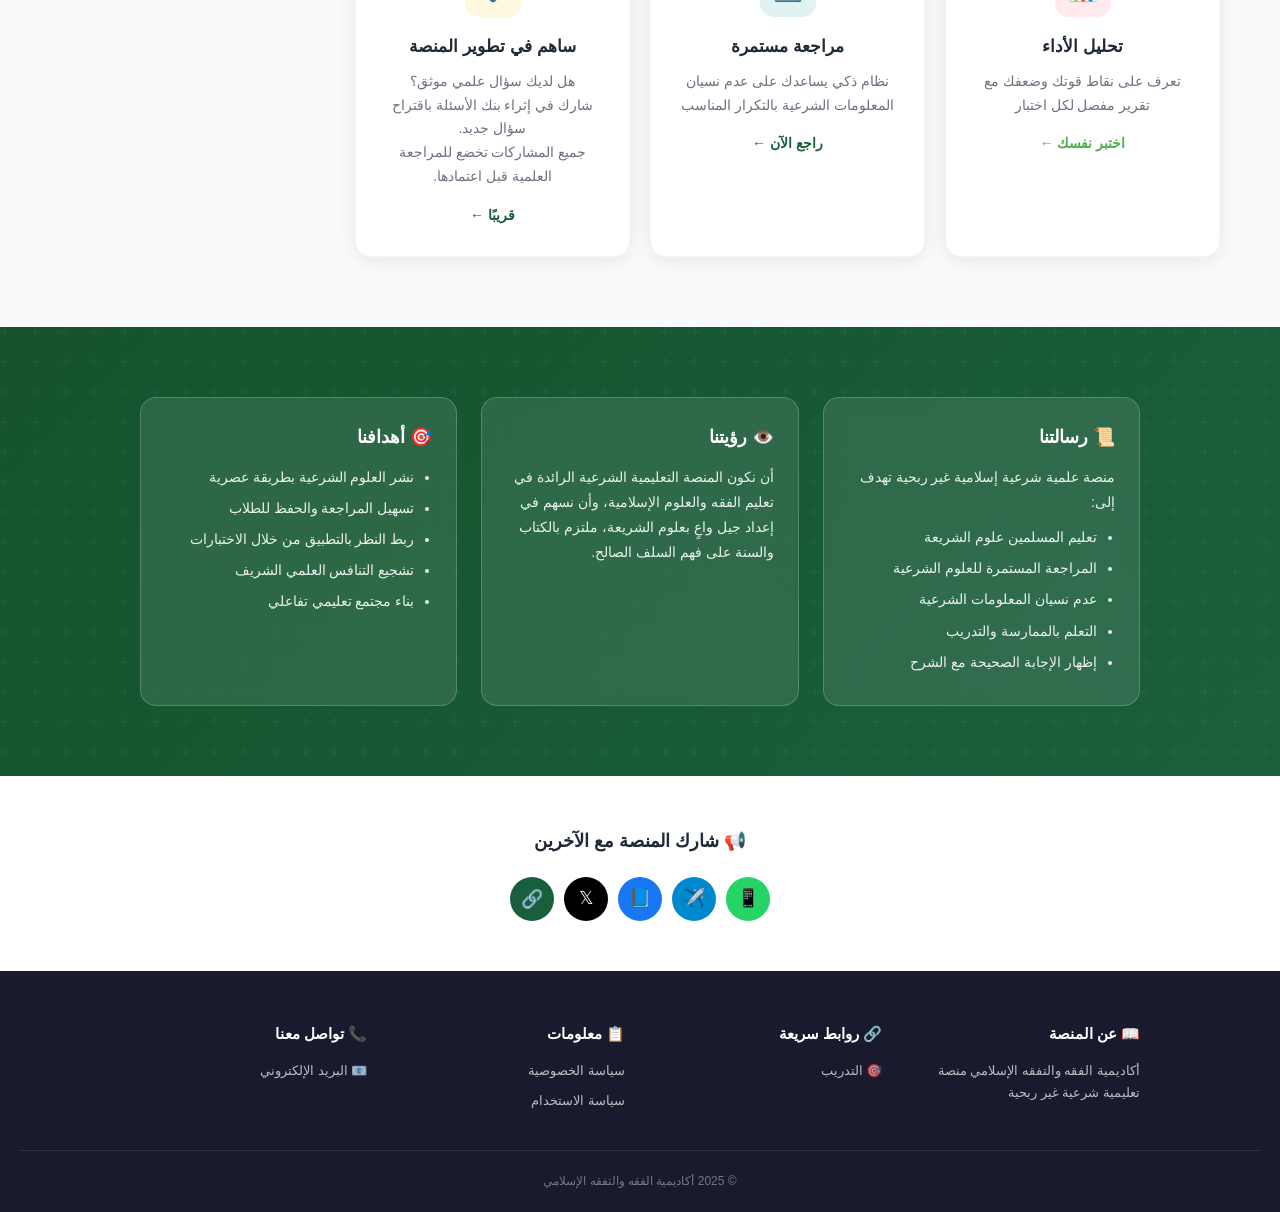
<file: fiqh-lectures-admin.html>
<!DOCTYPE html>
<html lang="ar" dir="rtl">
<head>
<meta charset="UTF-8">
<meta name="viewport" content="width=device-width, initial-scale=1.0">
<title>إدارة المحاضرات الصوتية - أكاديمية الفقه</title>

  <link rel="stylesheet" href="assets/css/lectures-admin.css">
<base target="_blank">
</head>
<body>

<!-- Toggle Sidebar Button -->
<button class="toggle-btn" id="toggleBtn" onclick="toggleSidebar()">☰</button>

<!-- Sidebar -->
<nav class="side" id="side">
  <h1>⚙️ لوحة الإدارة<p>أكاديمية الفقه والتفقه</p></h1>
  <div class="nav-sec">الرئيسية</div>
  <a href="raseen-fiqh-admin-2026-X8M4.html" class="nav-item"><span class="icon">📊</span>لوحة التحكم</a>
  <a href="fiqh-questions-admin.html" class="nav-item"><span class="icon">📝</span>إدارة بنك الأسئلة</a>
  <a href="index.html" class="nav-item" onclick="sessionStorage.removeItem('admin_access');"><span class="icon">🎓</span>معاينة المنصة</a>
  <div class="nav-sec">المحتوى</div>
  <a href="fiqh-lectures-admin.html" class="nav-item on"><span class="icon">🎙️</span>إدارة المحاضرات</a>
  <div class="nav-sec">النظام</div>
  <a href="raseen-fiqh-admin-2026-X8M4.html" class="nav-item"><span class="icon">📋</span>سجل العمليات</a>
  <a href="raseen-fiqh-admin-2026-X8M4.html" class="nav-item"><span class="icon">⚙️</span>الإعدادات</a>
  <div style="margin-top:auto;padding-top:18px;border-top:1px solid rgba(255,255,255,.15)">
    <a href="#" class="nav-item" style="color:#fecaca" onclick="logout();return false"><span class="icon">🚪</span>خروج</a>
  </div>
</nav>

<main class="main" id="main">

<div class="lecture-manager" id="lectureManager">
  <!-- Header -->
  <div class="lm-header">
    <div>
      <h1>🎙️ إدارة المحاضرات الصوتية<span>أكاديمية الفقه والتفقه</span></h1>
    </div>
    <div class="lm-badge" id="totalBadge">0 محاضرة</div>
  </div>

  <!-- Stats -->
  <div class="lm-stats">
    <div class="lm-stat"><div class="n" id="statTotal">0</div><div class="l">إجمالي المحاضرات</div></div>
    <div class="lm-stat"><div class="n" id="statCats">0</div><div class="l">التصنيفات</div></div>
    <div class="lm-stat"><div class="n" id="statSpeakers">0</div><div class="l">الشيوخ</div></div>
    <div class="lm-stat"><div class="n" id="statWithAudio">0</div><div class="l">بروابط صوتية</div></div>
  </div>

  <!-- Search & Filter -->
  <div class="lm-search-bar">
    <input type="text" class="lm-search-input" id="searchInput" placeholder="🔍 ابحث بعنوان المحاضرة أو اسم الشيخ أو الوصف..." oninput="filterLectures()">
    <select class="lm-filter-select" id="filterCategory" onchange="filterLectures()">
      <option value="">كل التصنيفات</option>
      <option value="العقيدة">العقيدة</option>
      <option value="الفقه">الفقه</option>
      <option value="التفسير">التفسير</option>
      <option value="الحديث">الحديث</option>
      <option value="السيرة">السيرة</option>
      <option value="الأخلاق">الأخلاق</option>
      <option value="المنهج">المنهج</option>
      <option value="الدعوة">الدعوة</option>
    </select>
    <select class="lm-filter-select" id="filterSpeaker" onchange="filterLectures()">
      <option value="">كل الشيوخ</option>
    </select>
    <button class="lm-btn lm-btn-primary" onclick="toggleForm()" id="toggleFormBtn">
      <span>➕</span><span>إضافة محاضرة</span>
    </button>
  </div>

  <!-- Add/Edit Form -->
  <div class="lm-form-card" id="formCard">
    <h3 id="formTitle">➕ إضافة محاضرة جديدة</h3>
    <form id="lectureForm" onsubmit="return false">
      <input type="hidden" id="editId" value="">
      <div class="lm-form-grid">
        <div class="lm-form-group">
          <label>عنوان المحاضرة *</label>
          <input type="text" id="inTitle" placeholder="مثال: أحكام الصيام في رمضان">
        </div>
        <div class="lm-form-group">
          <label>اسم الشيخ *</label>
          <input type="text" id="inSpeaker" placeholder="مثال: الشيخ عبدالرحمن السديس">
        </div>
        <div class="lm-form-group">
          <label>التصنيف *</label>
          <select id="inCategory">
            <option value="">اختر التصنيف</option>
            <option value="العقيدة">العقيدة</option>
            <option value="الفقه">الفقه</option>
            <option value="التفسير">التفسير</option>
            <option value="الحديث">الحديث</option>
            <option value="السيرة">السيرة</option>
            <option value="الأخلاق">الأخلاق</option>
            <option value="المنهج">المنهج</option>
            <option value="الدعوة">الدعوة</option>
            <option value="منوعات">منوعات</option>
          </select>
        </div>
        <div class="lm-form-group">
          <label>رابط الصوت (MP3/M4A)</label>
          <input type="url" id="inAudio" placeholder="https://example.com/audio.mp3">
        </div>
        <div class="lm-form-group">
          <label>رابط يوتيوب (اختياري)</label>
          <input type="url" id="inYoutube" placeholder="https://youtube.com/watch?v=...">
        </div>
        <div class="lm-form-group" style="grid-column: 1 / -1;">
          <label>وصف المحاضرة</label>
          <textarea id="inDescription" placeholder="اكتب وصفاً مختصراً للمحاضرة..."></textarea>
        </div>
      </div>
      <div class="lm-form-actions">
        <button type="button" class="lm-btn lm-btn-primary" id="saveBtn" onclick="saveLecture()">
          <span>💾</span><span>حفظ المحاضرة</span>
        </button>
        <button type="button" class="lm-btn lm-btn-warning" id="updateBtn" onclick="updateLecture()" style="display:none">
          <span>🔄</span><span>تحديث المحاضرة</span>
        </button>
        <button type="button" class="lm-btn lm-btn-outline" id="cancelBtn" onclick="cancelEdit()" style="display:none">
          <span>❌</span><span>إلغاء</span>
        </button>
        <button type="button" class="lm-btn lm-btn-outline" onclick="clearForm()">
          <span>🗑️</span><span>مسح النموذج</span>
        </button>
      </div>
    </form>
  </div>

  <!-- Lecture List -->
  <div class="lm-list-card">
    <div class="lm-list-header">
      <h3>📋 قائمة المحاضرات <span class="count" id="listCount">(0)</span></h3>
      <div style="display:flex;gap:8px;flex-wrap:wrap;">
        <button class="lm-btn lm-btn-secondary" onclick="exportJSON()">
          <span>📥</span><span>تصدير JSON</span>
        </button>
        <button class="lm-btn lm-btn-danger" id="delAllBtn" onclick="deleteAll()" style="display:none">
          <span>🗑️</span><span>حذف الكل</span>
        </button>
      </div>
    </div>
    <div class="lm-lecture-list" id="lectureList">
      <div class="lm-empty">
        <div class="icon">🎙️</div>
        <p>لا توجد محاضرات مسجلة بعد</p>
      </div>
    </div>
  </div>
</div>

</main>

<!-- Toast Container -->
<div class="lm-toast-wrap" id="toastWrap"></div>

<!-- Delete Confirmation Modal -->
<div class="lm-modal-overlay" id="delModal">
  <div class="lm-modal">
    <h3>⚠️ تأكيد الحذف</h3>
    <p id="delMsg">هل أنت متأكد من حذف هذه المحاضرة؟ لا يمكن التراجع.</p>
    <div class="modal-actions">
      <button class="lm-btn lm-btn-outline" onclick="closeDelModal()">إلغاء</button>
      <button class="lm-btn lm-btn-danger" id="confirmDelBtn">🗑️ حذف</button>
    </div>
  </div>
</div>

  <script src="assets/js/lectures-admin.js"></script>
</body>
</html>
</file>
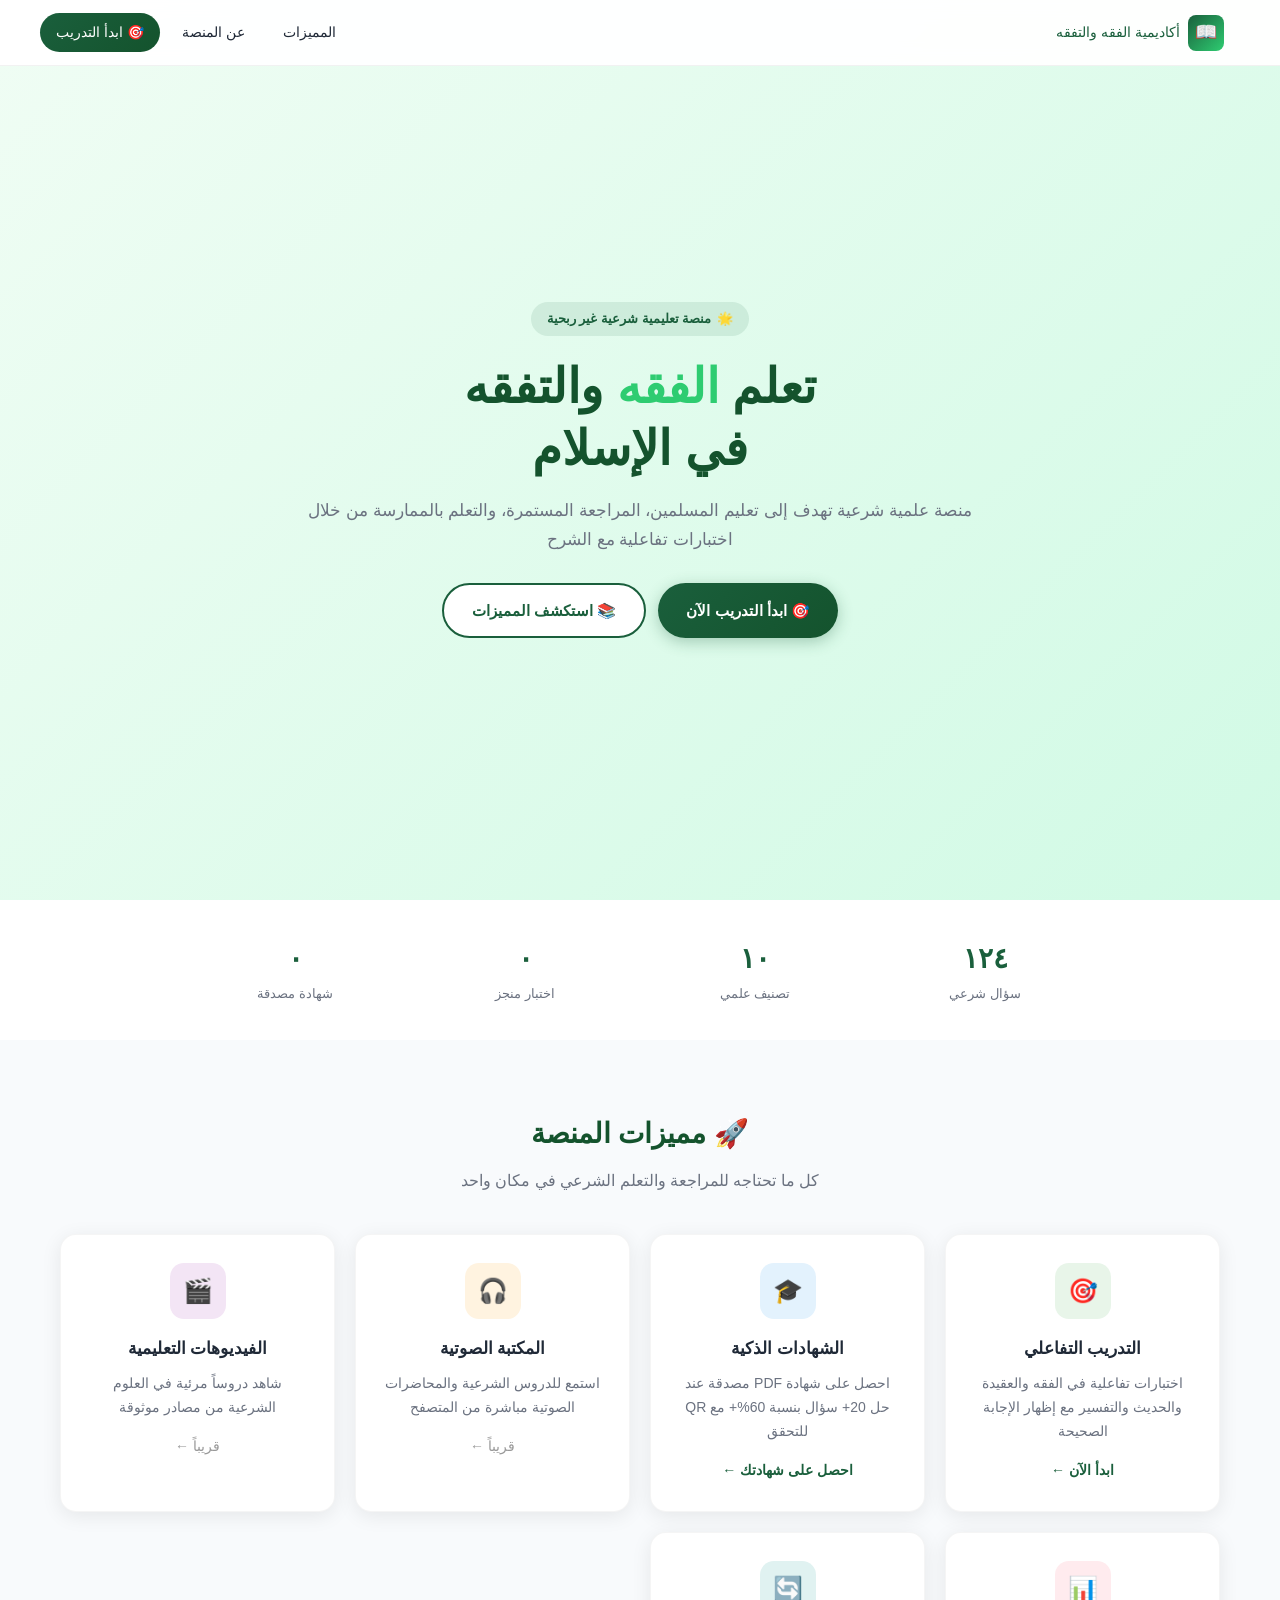
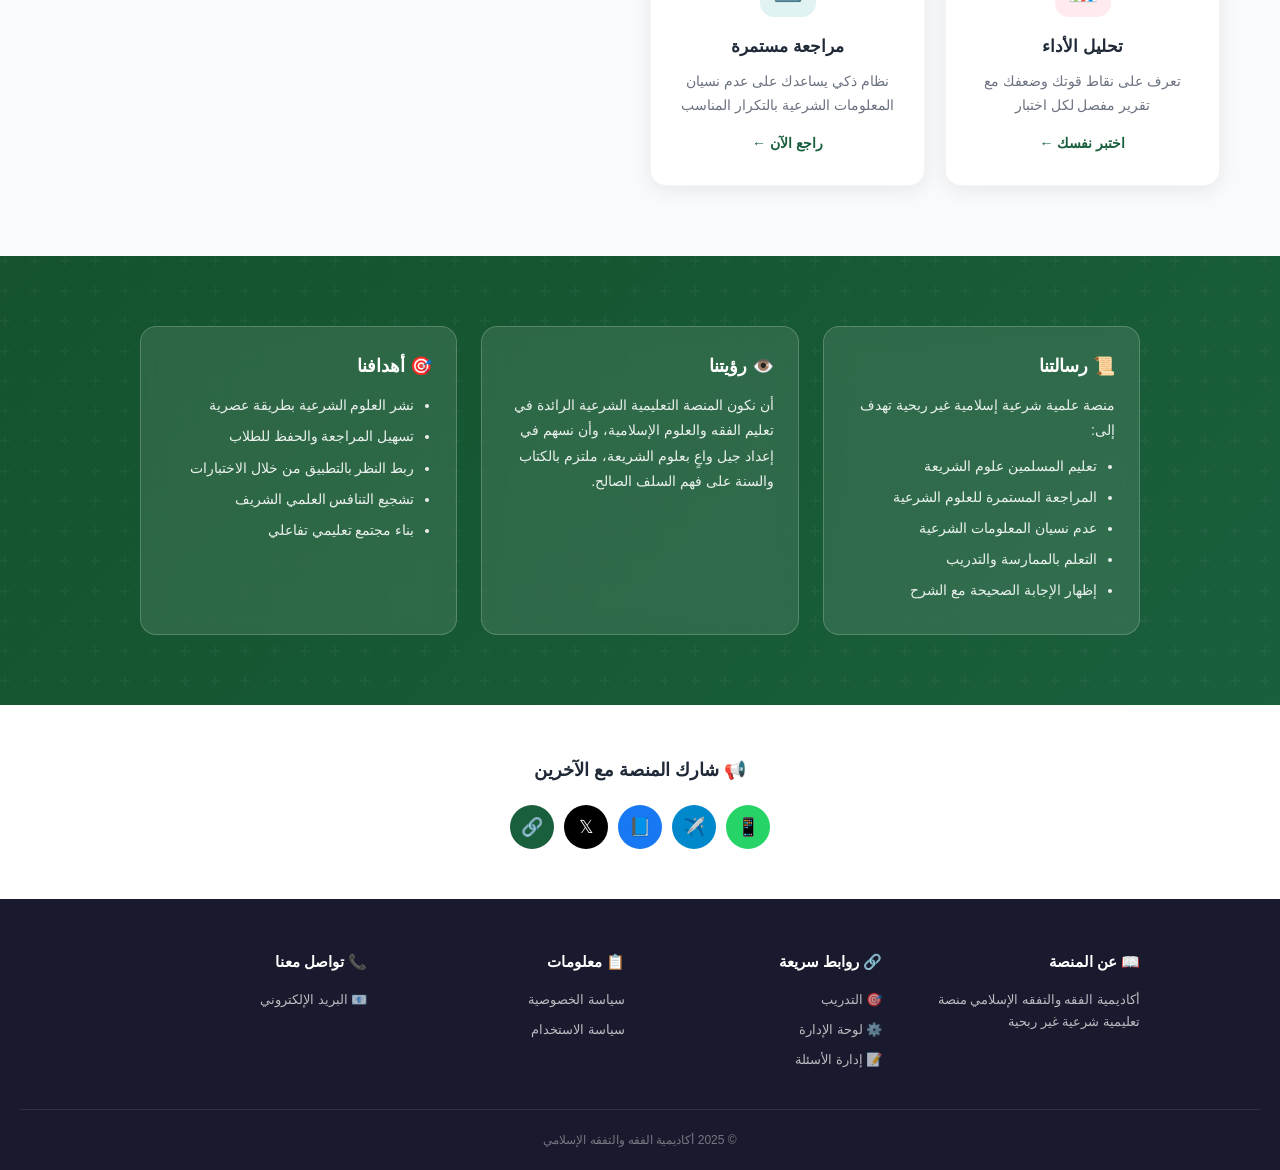
<file: home.html>
<!DOCTYPE html>
<html lang="ar" dir="rtl">
<head>
<meta charset="UTF-8">
<meta name="viewport" content="width=device-width, initial-scale=1.0">
<title>أكاديمية الفقه والتفقه الإسلامي</title>
<style>
*{margin:0;padding:0;box-sizing:border-box}
body{font-family:'Segoe UI',Tahoma,sans-serif;background:#f8fafc;color:#1f2937;line-height:1.7}
a{text-decoration:none;color:inherit}

/* Navbar */
.nav{position:fixed;top:0;left:0;right:0;background:rgba(255,255,255,.95);backdrop-filter:blur(10px);border-bottom:1px solid rgba(0,0,0,.05);z-index:1000;padding:0 20px}
.nav-in{max-width:1200px;margin:0 auto;display:flex;justify-content:space-between;align-items:center;height:65px}
.logo{display:flex;align-items:center;gap:8px;font-size:17px;font-weight:700;color:#1a5f3c}
.logo span{width:36px;height:36px;background:linear-gradient(135deg,#1a5f3c,#2ecc71);border-radius:8px;display:flex;align-items:center;justify-content:center;color:#fff;font-size:18px}
.nav-links{display:flex;gap:6px;align-items:center}
.nav a{padding:8px 16px;border-radius:8px;font-size:14px;font-weight:500;transition:.3s}
.nav a:hover{background:rgba(26,95,60,.08);color:#1a5f3c}
.nav .btn{background:linear-gradient(135deg,#1a5f3c,#14532d);color:#fff!important;border-radius:50px!important}
.mob-btn{display:none;background:none;border:none;font-size:24px;cursor:pointer}

/* Hero */
.hero{min-height:100vh;display:flex;align-items:center;justify-content:center;padding:100px 20px 60px;background:linear-gradient(135deg,#f0fdf4,#d1fae5);text-align:center}
.hero-in{max-width:700px}
.hero-badge{display:inline-flex;align-items:center;gap:6px;background:rgba(26,95,60,.1);color:#1a5f3c;padding:6px 16px;border-radius:50px;font-size:13px;font-weight:600;margin-bottom:20px}
.hero h1{font-size:clamp(28px,5vw,48px);font-weight:800;color:#14532d;line-height:1.3;margin-bottom:16px}
.hero h1 span{color:#2ecc71}
.hero p{color:#6b7280;font-size:17px;margin-bottom:28px}
.hero-btns{display:flex;gap:12px;justify-content:center;flex-wrap:wrap}
.btn{padding:13px 28px;border-radius:50px;font-size:15px;font-weight:600;cursor:pointer;border:none;font-family:inherit;display:inline-flex;align-items:center;gap:6px;transition:.3s}
.btn-p{background:linear-gradient(135deg,#1a5f3c,#14532d);color:#fff;box-shadow:0 4px 15px rgba(26,95,60,.3)}
.btn-p:hover{transform:translateY(-2px);box-shadow:0 8px 25px rgba(26,95,60,.4)}
.btn-s{background:#fff;color:#1a5f3c;border:2px solid #1a5f3c}
.btn-s:hover{background:#1a5f3c;color:#fff}

/* Stats */
.stats{background:#fff;padding:35px 20px}
.stats-in{max-width:900px;margin:0 auto;display:grid;grid-template-columns:repeat(auto-fit,minmax(140px,1fr));gap:20px;text-align:center}
.stats h3{font-size:28px;font-weight:800;color:#1a5f3c}
.stats p{font-size:13px;color:#6b7280}

/* Features */
.sec{padding:70px 20px;max-width:1200px;margin:0 auto}
.sec h2{text-align:center;font-size:28px;font-weight:800;color:#14532d;margin-bottom:10px}
.sec > p{text-align:center;color:#6b7280;margin-bottom:40px}
.feat{display:grid;grid-template-columns:repeat(auto-fit,minmax(260px,1fr));gap:20px}
.card{background:#fff;padding:28px;border-radius:16px;box-shadow:0 4px 20px rgba(0,0,0,.08);text-align:center;transition:.3s;border:1px solid rgba(0,0,0,.04)}
.card:hover{transform:translateY(-6px);box-shadow:0 12px 40px rgba(0,0,0,.12)}
.card .ic{width:56px;height:56px;border-radius:14px;display:flex;align-items:center;justify-content:center;font-size:24px;margin:0 auto 16px}
.card h3{font-size:17px;margin-bottom:8px}
.card p{font-size:14px;color:#6b7280;margin-bottom:12px}
.card a{color:#1a5f3c;font-weight:600;font-size:14px}
.card a:hover{color:#14532d}

/* Vision */
.vis{background:linear-gradient(135deg,#14532d,#1a5f3c);color:#fff;padding:70px 20px;position:relative}
.vis::before{content:'';position:absolute;inset:0;background:url("data:image/svg+xml,%3Csvg width='60' height='60' viewBox='0 0 60 60' xmlns='http://www.w3.org/2000/svg'%3E%3Cg fill='%23fff' fill-opacity='0.03'%3E%3Cpath d='M36 34v-4h-2v4h-4v2h4v4h2v-4h4v-2h-4zm0-30V0h-2v4h-4v2h4v4h2V6h4V4h-4zM6 34v-4H4v4H0v2h4v4h2v-4h4v-2H6zM6 4V0H4v4H0v2h4v4h2V6h4V4H6z'/%3E%3C/g%3E%3C/svg%3E")}
.vis-in{max-width:1000px;margin:0 auto;display:grid;grid-template-columns:repeat(auto-fit,minmax(260px,1fr));gap:24px;position:relative;z-index:1}
.vis-box{background:rgba(255,255,255,.1);backdrop-filter:blur(10px);padding:24px;border-radius:16px;border:1px solid rgba(255,255,255,.2)}
.vis-box h3{font-size:18px;margin-bottom:12px;display:flex;align-items:center;gap:8px}
.vis-box p,.vis-box li{font-size:14px;opacity:.9;line-height:1.8}
.vis-box ul{padding-right:18px;margin-top:10px}
.vis-box li{margin-bottom:6px}

/* Share */
.share{text-align:center;padding:50px 20px;background:#fff}
.share h3{font-size:18px;margin-bottom:20px}
.share-btns{display:flex;gap:10px;justify-content:center;flex-wrap:wrap}
.share-btns a,.share-btns button{width:44px;height:44px;border-radius:50%;display:flex;align-items:center;justify-content:center;font-size:18px;color:#fff;transition:.3s;border:none;cursor:pointer}
.share-btns a:hover,.share-btns button:hover{transform:translateY(-3px) scale(1.1)}
.s-wa{background:#25d366}.s-tg{background:#08c}.s-fb{background:#1877f2}.s-x{background:#000}.s-link{background:#1a5f3c}

/* Footer */
.foot{background:#1a1a2e;color:rgba(255,255,255,.7);padding:50px 20px 20px}
.foot-in{max-width:1000px;margin:0 auto;display:grid;grid-template-columns:repeat(auto-fit,minmax(180px,1fr));gap:30px;margin-bottom:30px}
.foot h4{color:#fff;font-size:15px;margin-bottom:14px}
.foot a,.foot p{display:block;font-size:13px;margin-bottom:8px;transition:.3s}
.foot a:hover{color:#2ecc71}
.foot-bot{text-align:center;padding-top:20px;border-top:1px solid rgba(255,255,255,.1);font-size:12px;color:rgba(255,255,255,.4)}

/* Modal */
.mod{position:fixed;inset:0;background:rgba(0,0,0,.5);backdrop-filter:blur(4px);z-index:2000;display:none;align-items:center;justify-content:center;padding:20px}
.mod.on{display:flex}
.mod-box{background:#fff;padding:28px;border-radius:16px;max-width:400px;width:100%;text-align:center;position:relative}
.mod-box h3{font-size:18px;color:#14532d;margin-bottom:6px}
.mod-box p{color:#6b7280;font-size:14px;margin-bottom:20px}
.mod-box input{width:100%;padding:12px;border:2px solid #e5e7eb;border-radius:12px;font-size:15px;font-family:inherit;margin-bottom:16px;text-align:center}
.mod-box input:focus{outline:none;border-color:#1a5f3c}
.mod-close{position:absolute;top:12px;left:12px;background:none;border:none;font-size:20px;cursor:pointer;color:#6b7280}

/* Mobile */
@media(max-width:768px){
.nav-links{display:none;position:absolute;top:65px;left:0;right:0;background:#fff;padding:16px;flex-direction:column;box-shadow:0 4px 20px rgba(0,0,0,.1)}
.nav-links.on{display:flex}
.mob-btn{display:block}
.hero{padding-top:80px}
.stats-in{grid-template-columns:repeat(2,1fr)}
}
</style>
<base target="_self">
</head>
<body>

<nav class="nav" id="nav">
  <div class="nav-in">
    <a href="#" class="logo"><span>📖</span>أكاديمية الفقه والتفقه</a>
    <div class="nav-links" id="navLinks">
      <a href="#feat">المميزات</a>
      <a href="#vis">عن المنصة</a>
      <a href="#" class="btn" onclick="openMod();return false">🎯 ابدأ التدريب</a>
    </div>
    <button class="mob-btn" onclick="document.getElementById('navLinks').classList.toggle('on')">☰</button>
  </div>
</nav>

<section class="hero">
  <div class="hero-in">
    <div class="hero-badge"><span>🌟</span><span>منصة تعليمية شرعية غير ربحية</span></div>
    <h1>تعلم <span>الفقه</span> والتفقه<br>في الإسلام</h1>
    <p>منصة علمية شرعية تهدف إلى تعليم المسلمين، المراجعة المستمرة، والتعلم بالممارسة من خلال اختبارات تفاعلية مع الشرح</p>
    <div class="hero-btns">
      <a href="training.html" class="btn btn-p" id="startBtn">🎯 ابدأ التدريب الآن</a>
      <a href="#feat" class="btn btn-s">📚 استكشف المميزات</a>
    </div>
  </div>
</section>

<section class="stats">
  <div class="stats-in">
    <div><h3 id="stQ">0</h3><p>سؤال شرعي</p></div>
    <div><h3 id="stC">0</h3><p>تصنيف علمي</p></div>
    <div><h3 id="stE">0</h3><p>اختبار منجز</p></div>
    <div><h3 id="stR">0</h3><p>شهادة مصدقة</p></div>
  </div>
</section>

<section class="sec" id="feat">
  <h2>🚀 مميزات المنصة</h2>
  <p>كل ما تحتاجه للمراجعة والتعلم الشرعي في مكان واحد</p>
  <div class="feat">
    <div class="card">
      <div class="ic" style="background:#e8f5e9">🎯</div>
      <h3>التدريب التفاعلي</h3>
      <p>اختبارات تفاعلية في الفقه والعقيدة والحديث والتفسير مع إظهار الإجابة الصحيحة</p>
      <a href="training.html">ابدأ الآن ←</a>
    </div>
    <div class="card">
      <div class="ic" style="background:#e3f2fd">🎓</div>
      <h3>الشهادات الذكية</h3>
      <p>احصل على شهادة PDF مصدقة عند حل 20+ سؤال بنسبة 60%+ مع QR للتحقق</p>
      <a href="training.html">احصل على شهادتك ←</a>
    </div>
    <div class="card">
      <div class="ic" style="background:#fff3e0">🎧</div>
      <h3>المكتبة الصوتية</h3>
      <p>استمع للدروس الشرعية والمحاضرات الصوتية مباشرة من المتصفح</p>
      <span style="color:#999;font-size:14px">قريباً ←</span>
    </div>
    <div class="card">
      <div class="ic" style="background:#f3e5f5">🎬</div>
      <h3>الفيديوهات التعليمية</h3>
      <p>شاهد دروساً مرئية في العلوم الشرعية من مصادر موثوقة</p>
      <span style="color:#999;font-size:14px">قريباً ←</span>
    </div>
    <div class="card">
      <div class="ic" style="background:#ffebee">📊</div>
      <h3>تحليل الأداء</h3>
      <p>تعرف على نقاط قوتك وضعفك مع تقرير مفصل لكل اختبار</p>
      <a href="training.html">اختبر نفسك ←</a>
    </div>
    <div class="card">
      <div class="ic" style="background:#e0f2f1">🔄</div>
      <h3>مراجعة مستمرة</h3>
      <p>نظام ذكي يساعدك على عدم نسيان المعلومات الشرعية بالتكرار المناسب</p>
      <a href="training.html">راجع الآن ←</a>
    </div>
  </div>
</section>

<section class="vis" id="vis">
  <div class="vis-in">
    <div class="vis-box">
      <h3>📜 رسالتنا</h3>
      <p>منصة علمية شرعية إسلامية غير ربحية تهدف إلى:</p>
      <ul><li>تعليم المسلمين علوم الشريعة</li><li>المراجعة المستمرة للعلوم الشرعية</li><li>عدم نسيان المعلومات الشرعية</li><li>التعلم بالممارسة والتدريب</li><li>إظهار الإجابة الصحيحة مع الشرح</li></ul>
    </div>
    <div class="vis-box">
      <h3>👁️ رؤيتنا</h3>
      <p>أن نكون المنصة التعليمية الشرعية الرائدة في تعليم الفقه والعلوم الإسلامية، وأن نسهم في إعداد جيل واعٍ بعلوم الشريعة، ملتزم بالكتاب والسنة على فهم السلف الصالح.</p>
    </div>
    <div class="vis-box">
      <h3>🎯 أهدافنا</h3>
      <ul><li>نشر العلوم الشرعية بطريقة عصرية</li><li>تسهيل المراجعة والحفظ للطلاب</li><li>ربط النظر بالتطبيق من خلال الاختبارات</li><li>تشجيع التنافس العلمي الشريف</li><li>بناء مجتمع تعليمي تفاعلي</li></ul>
    </div>
  </div>
</section>

<section class="share">
  <h3>📢 شارك المنصة مع الآخرين</h3>
  <div class="share-btns">
    <a href="#" class="s-wa" onclick="sh('wa');return false" title="WhatsApp" target="_blank">📱</a>
    <a href="#" class="s-tg" onclick="sh('tg');return false" title="Telegram" target="_blank">✈️</a>
    <a href="#" class="s-fb" onclick="sh('fb');return false" title="Facebook" target="_blank">📘</a>
    <a href="#" class="s-x" onclick="sh('x');return false" title="X" target="_blank">𝕏</a>
    <button class="s-link" onclick="cpLink()" title="نسخ الرابط">🔗</button>
  </div>
</section>

<footer class="foot">
  <div class="foot-in">
    <div>
      <h4>📖 عن المنصة</h4>
      <p>أكاديمية الفقه والتفقه الإسلامي منصة تعليمية شرعية غير ربحية</p>
    </div>
    <div>
      <h4>🔗 روابط سريعة</h4>
      <a href="training.html">🎯 التدريب</a>
      <a href="admin.html">⚙️ لوحة الإدارة</a>
      <a href="add-question.html">📝 إدارة الأسئلة</a>
    </div>
    <div>
      <h4>📋 معلومات</h4>
      <a href="#" onclick="alert('لا نقوم بجمع أي بيانات شخصية');return false">سياسة الخصوصية</a>
      <a href="#" onclick="alert('المنصة مخصصة للتعليم الشرعي فقط');return false">سياسة الاستخدام</a>
    </div>
    <div>
      <h4>📞 تواصل معنا</h4>
      <a href="mailto:info@fiqh-academy.org">📧 البريد الإلكتروني</a>
    </div>
  </div>
  <div class="foot-bot">© 2025 أكاديمية الفقه والتفقه الإسلامي</div>
</footer>

<div class="mod" id="mod" onclick="if(event.target===this)closeMod()">
  <div class="mod-box">
    <button class="mod-close" onclick="closeMod()">✕</button>
    <h3>🎯 ابدأ التدريب</h3>
    <p>اكتب اسمك فقط للبدء — لا يحتاج تسجيل</p>
    <input type="text" id="nm" placeholder="اسم المتدرب" maxlength="50">
    <a href="training.html" class="btn btn-p" style="width:100%;justify-content:center" onclick="return svNm()">🚀 ابدأ الاختبار</a>
  </div>
</div>

<script>
const SITE='https://ieashehata1965-netizen.github.io/fiqh-tafaqh/';
const JSON_URL='https://ieashehata1965-netizen.github.io/fiqh-tafaqh/fiqh-questions.json';

// Navbar scroll
window.onscroll=()=>document.getElementById('nav').style.boxShadow=window.scrollY>50?'0 4px 20px rgba(0,0,0,.1)':'none';

// Load stats
fetch(JSON_URL+'?v='+Date.now()).then(r=>r.json()).then(d=>{
  if(Array.isArray(d)){
    anim('stQ',d.length);
    anim('stC',[...new Set(d.map(q=>q.category).filter(Boolean))].length);
  }
}).catch(()=>{anim('stQ',124);anim('stC',10)});
anim('stE',+(localStorage.getItem('total_exams')||0));
anim('stR',+(localStorage.getItem('total_certs')||0));

function anim(id,tgt){
  let el=document.getElementById(id),c=0,step=Math.ceil(tgt/25);
  let iv=setInterval(()=>{c+=step;if(c>=tgt){c=tgt;clearInterval(iv)}el.textContent=c.toLocaleString('ar-SA')},40);
}

// Modal
function openMod(){document.getElementById('mod').classList.add('on');setTimeout(()=>document.getElementById('nm').focus(),100)}
function closeMod(){document.getElementById('mod').classList.remove('on')}
function svNm(){let n=document.getElementById('nm').value.trim();if(!n){alert('⚠️ أدخل اسمك');return false}localStorage.setItem('trainee_name',n);return true}
document.getElementById('nm').onkeypress=e=>{if(e.key==='Enter'&&svNm())document.querySelector('.mod-box .btn').click()};

// Share
function sh(p){
  let t='أكاديمية الفقه والتفقه الإسلامي - منصة تعليمية شرعية غير ربحية';
  let u=encodeURIComponent(SITE),txt=encodeURIComponent(t);
  let urls={wa:'https://wa.me/?text='+txt+'%20'+u,tg:'https://t.me/share/url?url='+u+'&text='+txt,fb:'https://www.facebook.com/sharer/sharer.php?u='+u,x:'https://twitter.com/intent/tweet?text='+txt+'&url='+u};
  window.open(urls[p],'_blank','width=600,height=400');
}
function cpLink(){navigator.clipboard.writeText(SITE).then(()=>alert('✅ تم النسخ')).catch(()=>{let i=document.createElement('input');i.value=SITE;document.body.appendChild(i);i.select();document.execCommand('copy');document.body.removeChild(i);alert('✅ تم النسخ')})}

// Intersection Observer for animations
let obs=new IntersectionObserver(es=>es.forEach(e=>{if(e.isIntersecting)e.target.style.opacity=1}),{threshold:.1});
document.querySelectorAll('.card,.vis-box').forEach(el=>{el.style.opacity=0;el.style.transition='opacity .6s,transform .6s';el.style.transform='translateY(20px)';obs.observe(el)});
obs=new IntersectionObserver(es=>es.forEach(e=>{if(e.isIntersecting){e.target.style.opacity=1;e.target.style.transform='translateY(0)'}}));
document.querySelectorAll('.card,.vis-box').forEach(el=>obs.observe(el));
</script>

</body>
</html>
</file>
<file: assets/css/lectures-admin.css>
/* ====== Fiqh Platform Design System - Emerald Green Theme ====== */
  :root {
    --fiqh-primary: #065f46;
    --fiqh-primary-light: #16a34a;
    --fiqh-primary-lighter: #22c55e;
    --fiqh-bg: #d1fae5;
    --fiqh-bg-light: #ecfdf5;
    --fiqh-bg-card: #ffffff;
    --fiqh-text: #064e3b;
    --fiqh-text-secondary: #374151;
    --fiqh-text-muted: #4b5563;
    --fiqh-border: #bbf7d0;
    --fiqh-border-light: #d1fae5;
    --fiqh-shadow: rgba(6, 95, 70, 0.12);
    --fiqh-danger: #991b1b;
    --fiqh-danger-bg: #fee2e2;
    --fiqh-danger-border: #ef4444;
    --fiqh-warning: #92400e;
    --fiqh-warning-bg: #fef3c7;
    --fiqh-warning-border: #f59e0b;
    --fiqh-info: #1e40af;
    --fiqh-info-bg: #dbeafe;
    --fiqh-info-border: #3b82f6;
    --fiqh-success: #166534;
    --fiqh-success-bg: #dcfce7;
    --fiqh-success-border: #16a34a;
    --fiqh-radius-sm: 10px;
    --fiqh-radius-md: 14px;
    --fiqh-radius-lg: 16px;
    --fiqh-radius-xl: 20px;
    --fiqh-transition: 0.2s cubic-bezier(0.4, 0, 0.2, 1);
  }

  * { margin: 0; padding: 0; box-sizing: border-box; }

  body {
    font-family: 'Segoe UI', Tahoma, 'Noto Sans Arabic', sans-serif;
    background: var(--fiqh-bg);
    min-height: 100vh;
    color: var(--fiqh-text);
    font-size: 15px;
    line-height: 1.7;
    direction: rtl;
  }

  /* ====== Sidebar ====== */
  .side {
    position: fixed;
    right: 0;
    top: 0;
    width: 260px;
    height: 100vh;
    background: linear-gradient(180deg, #065f46, #16a34a);
    color: #fff;
    padding: 20px;
    overflow-y: auto;
    z-index: 1000;
    transition: transform .3s ease;
  }
  .side h1 {
    font-size: 18px;
    text-align: center;
    padding-bottom: 15px;
    border-bottom: 1px solid rgba(255,255,255,.2);
    margin-bottom: 15px;
  }
  .side h1 p {
    font-size: 13px;
    opacity: .85;
    margin-top: 6px;
  }
  .nav-item {
    display: flex;
    align-items: center;
    gap: 12px;
    padding: 12px 14px;
    border-radius: 10px;
    margin-bottom: 4px;
    cursor: pointer;
    transition: .2s;
    color: rgba(255,255,255,.9);
    font-size: 15px;
    font-weight: 600;
    text-decoration: none;
  }
  .nav-item:hover, .nav-item.on {
    background: rgba(255,255,255,.15);
    color: #fff;
  }
  .nav-item .icon { font-size: 20px; width: 24px; text-align: center; }
  .nav-sec {
    font-size: 11px;
    text-transform: uppercase;
    opacity: .6;
    margin: 18px 0 10px;
    padding-right: 12px;
    font-weight: 700;
  }
  .side.collapsed { transform: translateX(100%); }
  .main { margin-right: 260px; padding: 24px; transition: margin-right .3s ease; }
  .main.expanded { margin-right: 0; }
  .toggle-btn {
    position: fixed;
    top: 16px;
    right: 270px;
    z-index: 1101;
    background: #16a34a;
    color: #fff;
    border: none;
    width: 42px;
    height: 42px;
    border-radius: 10px;
    font-size: 20px;
    cursor: pointer;
    display: flex;
    align-items: center;
    justify-content: center;
    box-shadow: 0 4px 12px rgba(0,0,0,.15);
    transition: .3s;
  }
  .toggle-btn:hover { background: #15803d; }
  .toggle-btn.collapsed { right: 16px; }

  /* ====== Lecture Manager ====== */
  .lecture-manager {
    padding: 0;
  }

  /* ====== Header ====== */
  .lm-header {
    background: linear-gradient(135deg, var(--fiqh-primary), var(--fiqh-primary-light));
    color: #fff;
    padding: 24px 28px;
    border-radius: var(--fiqh-radius-lg);
    margin-bottom: 20px;
    box-shadow: 0 8px 32px rgba(6, 95, 70, 0.25);
    display: flex;
    justify-content: space-between;
    align-items: center;
    flex-wrap: wrap;
    gap: 14px;
  }
  .lm-header h1 { font-size: 22px; font-weight: 800; }
  .lm-header h1 span { font-size: 14px; font-weight: 600; opacity: 0.85; display: block; margin-top: 4px; }
  .lm-badge {
    background: rgba(255,255,255,0.2);
    padding: 6px 16px;
    border-radius: 50px;
    font-size: 13px;
    font-weight: 700;
    backdrop-filter: blur(4px);
  }

  /* ====== Stats Bar ====== */
  .lm-stats {
    display: flex;
    gap: 12px;
    margin-bottom: 20px;
    flex-wrap: wrap;
  }
  .lm-stat {
    background: var(--fiqh-bg-card);
    padding: 16px 20px;
    border-radius: var(--fiqh-radius-md);
    box-shadow: 0 4px 16px var(--fiqh-shadow);
    text-align: center;
    flex: 1;
    min-width: 110px;
    transition: var(--fiqh-transition);
    border: 2px solid transparent;
  }
  .lm-stat:hover { transform: translateY(-3px); border-color: var(--fiqh-border); box-shadow: 0 8px 24px var(--fiqh-shadow); }
  .lm-stat .n { font-size: 26px; font-weight: 800; color: var(--fiqh-primary); }
  .lm-stat .l { font-size: 12px; color: var(--fiqh-text-muted); font-weight: 600; margin-top: 2px; }

  /* ====== Search & Filter Bar ====== */
  .lm-search-bar {
    background: var(--fiqh-bg-card);
    padding: 18px 22px;
    border-radius: var(--fiqh-radius-lg);
    box-shadow: 0 4px 16px var(--fiqh-shadow);
    margin-bottom: 20px;
    display: flex;
    gap: 12px;
    flex-wrap: wrap;
    align-items: center;
  }
  .lm-search-input {
    flex: 1;
    min-width: 220px;
    padding: 12px 18px;
    border: 2px solid var(--fiqh-border-light);
    border-radius: var(--fiqh-radius-sm);
    font-size: 15px;
    font-family: inherit;
    color: var(--fiqh-text);
    background: var(--fiqh-bg-light);
    transition: var(--fiqh-transition);
  }
  .lm-search-input:focus { outline: none; border-color: var(--fiqh-primary-light); box-shadow: 0 0 0 4px rgba(22,163,74,0.1); }
  .lm-search-input::placeholder { color: #9ca3af; }
  .lm-filter-select {
    min-width: 160px;
    padding: 12px 16px;
    border: 2px solid var(--fiqh-border-light);
    border-radius: var(--fiqh-radius-sm);
    font-size: 14px;
    font-family: inherit;
    color: var(--fiqh-text);
    background: var(--fiqh-bg-light);
    cursor: pointer;
    transition: var(--fiqh-transition);
  }
  .lm-filter-select:focus { outline: none; border-color: var(--fiqh-primary-light); }
  .lm-btn {
    display: inline-flex;
    align-items: center;
    gap: 8px;
    padding: 12px 22px;
    border-radius: var(--fiqh-radius-sm);
    font-size: 14px;
    font-weight: 700;
    cursor: pointer;
    border: none;
    font-family: inherit;
    transition: var(--fiqh-transition);
    white-space: nowrap;
  }
  .lm-btn:hover { transform: translateY(-2px); }
  .lm-btn-primary {
    background: linear-gradient(135deg, var(--fiqh-primary-light), #15803d);
    color: #fff;
    box-shadow: 0 4px 14px rgba(22,163,74,0.35);
  }
  .lm-btn-primary:hover { box-shadow: 0 6px 20px rgba(22,163,74,0.45); }
  .lm-btn-secondary {
    background: var(--fiqh-bg-light);
    color: var(--fiqh-primary);
    border: 2px solid var(--fiqh-primary-light);
  }
  .lm-btn-secondary:hover { background: var(--fiqh-primary-light); color: #fff; }
  .lm-btn-danger {
    background: var(--fiqh-danger-bg);
    color: var(--fiqh-danger);
    border: 2px solid var(--fiqh-danger-border);
  }
  .lm-btn-danger:hover { background: var(--fiqh-danger-border); color: #fff; }
  .lm-btn-warning {
    background: var(--fiqh-warning-bg);
    color: var(--fiqh-warning);
    border: 2px solid var(--fiqh-warning-border);
  }
  .lm-btn-warning:hover { background: var(--fiqh-warning-border); color: #fff; }
  .lm-btn-info {
    background: var(--fiqh-info-bg);
    color: var(--fiqh-info);
    border: 2px solid var(--fiqh-info-border);
  }
  .lm-btn-info:hover { background: var(--fiqh-info-border); color: #fff; }
  .lm-btn-outline {
    background: #fff;
    color: var(--fiqh-text-muted);
    border: 2px solid var(--fiqh-border-light);
  }
  .lm-btn-outline:hover { border-color: var(--fiqh-primary-light); color: var(--fiqh-primary); }

  /* ====== Add/Edit Form Card ====== */
  .lm-form-card {
    background: var(--fiqh-bg-card);
    border-radius: var(--fiqh-radius-lg);
    padding: 24px;
    margin-bottom: 20px;
    box-shadow: 0 4px 20px var(--fiqh-shadow);
    display: none;
    border: 2px solid transparent;
    transition: var(--fiqh-transition);
  }
  .lm-form-card.show { display: block; animation: slideDown 0.3s ease; }
  @keyframes slideDown { from { opacity: 0; transform: translateY(-10px); } to { opacity: 1; transform: translateY(0); } }
  .lm-form-card h3 {
    font-size: 18px;
    color: var(--fiqh-primary);
    margin-bottom: 18px;
    padding-bottom: 12px;
    border-bottom: 2px solid var(--fiqh-border-light);
    font-weight: 800;
  }
  .lm-form-grid {
    display: grid;
    grid-template-columns: repeat(auto-fit, minmax(260px, 1fr));
    gap: 16px;
  }
  .lm-form-group { margin-bottom: 4px; }
  .lm-form-group label {
    display: block;
    margin-bottom: 6px;
    font-weight: 700;
    font-size: 14px;
    color: var(--fiqh-text);
  }
  .lm-form-group input,
  .lm-form-group select,
  .lm-form-group textarea {
    width: 100%;
    padding: 12px 16px;
    border: 2px solid var(--fiqh-border-light);
    border-radius: var(--fiqh-radius-sm);
    font-size: 15px;
    font-family: inherit;
    color: var(--fiqh-text);
    background: var(--fiqh-bg-light);
    transition: var(--fiqh-transition);
  }
  .lm-form-group input:focus,
  .lm-form-group select:focus,
  .lm-form-group textarea:focus {
    outline: none;
    border-color: var(--fiqh-primary-light);
    box-shadow: 0 0 0 4px rgba(22,163,74,0.1);
  }
  .lm-form-group textarea { min-height: 100px; resize: vertical; }
  .lm-form-group input::placeholder,
  .lm-form-group textarea::placeholder { color: #9ca3af; }
  .lm-form-actions { display: flex; gap: 10px; flex-wrap: wrap; margin-top: 20px; }

  /* ====== Lecture List ====== */
  .lm-list-card {
    background: var(--fiqh-bg-card);
    border-radius: var(--fiqh-radius-lg);
    padding: 24px;
    box-shadow: 0 4px 20px var(--fiqh-shadow);
  }
  .lm-list-header {
    display: flex;
    justify-content: space-between;
    align-items: center;
    margin-bottom: 18px;
    flex-wrap: wrap;
    gap: 10px;
  }
  .lm-list-header h3 { font-size: 18px; color: var(--fiqh-primary); font-weight: 800; }
  .lm-list-header .count { font-size: 14px; color: var(--fiqh-text-muted); font-weight: 600; }
  .lm-lecture-list {
    display: flex;
    flex-direction: column;
    gap: 12px;
    max-height: 600px;
    overflow-y: auto;
    padding-left: 4px;
  }
  .lm-lecture-list::-webkit-scrollbar { width: 6px; }
  .lm-lecture-list::-webkit-scrollbar-track { background: var(--fiqh-bg-light); border-radius: 10px; }
  .lm-lecture-list::-webkit-scrollbar-thumb { background: var(--fiqh-primary-light); border-radius: 10px; }

  /* ====== Lecture Item ====== */
  .lm-lecture-item {
    background: linear-gradient(135deg, #f0fdf4, #ecfdf5);
    border: 2px solid var(--fiqh-border);
    border-radius: var(--fiqh-radius-md);
    padding: 18px;
    transition: var(--fiqh-transition);
    position: relative;
    overflow: hidden;
  }
  .lm-lecture-item:hover {
    border-color: var(--fiqh-primary-light);
    transform: translateY(-2px);
    box-shadow: 0 8px 24px rgba(22,163,74,0.12);
  }
  .lm-lecture-item.editing {
    border-color: var(--fiqh-warning-border);
    background: linear-gradient(135deg, #fffbeb, #fef3c7);
    box-shadow: 0 4px 20px rgba(245,158,11,0.15);
  }
  .lm-lecture-item .item-header {
    display: flex;
    justify-content: space-between;
    align-items: flex-start;
    gap: 12px;
    margin-bottom: 10px;
    flex-wrap: wrap;
  }
  .lm-lecture-item .badges { display: flex; gap: 6px; flex-wrap: wrap; align-items: center; }
  .lm-badge-cat {
    background: var(--fiqh-info-bg);
    color: var(--fiqh-info);
    padding: 4px 12px;
    border-radius: 50px;
    font-size: 12px;
    font-weight: 700;
  }
  .lm-badge-speaker {
    background: var(--fiqh-success-bg);
    color: var(--fiqh-success);
    padding: 4px 12px;
    border-radius: 50px;
    font-size: 12px;
    font-weight: 700;
  }
  .lm-badge-id {
    background: var(--fiqh-primary);
    color: #fff;
    padding: 4px 12px;
    border-radius: 50px;
    font-size: 12px;
    font-weight: 700;
  }
  .lm-lecture-item .title {
    font-size: 16px;
    font-weight: 800;
    color: var(--fiqh-text);
    margin-bottom: 6px;
    line-height: 1.6;
  }
  .lm-lecture-item .desc {
    font-size: 14px;
    color: var(--fiqh-text-secondary);
    margin-bottom: 12px;
    line-height: 1.7;
  }
  .lm-lecture-item .links {
    display: flex;
    gap: 10px;
    flex-wrap: wrap;
    margin-bottom: 12px;
  }
  .lm-link {
    display: inline-flex;
    align-items: center;
    gap: 6px;
    padding: 6px 14px;
    border-radius: 8px;
    font-size: 13px;
    font-weight: 600;
    text-decoration: none;
    transition: var(--fiqh-transition);
  }
  .lm-link-audio {
    background: var(--fiqh-success-bg);
    color: var(--fiqh-success);
    border: 1px solid var(--fiqh-success-border);
  }
  .lm-link-audio:hover { background: var(--fiqh-success-border); color: #fff; }
  .lm-link-youtube {
    background: #fee2e2;
    color: #991b1b;
    border: 1px solid #ef4444;
  }
  .lm-link-youtube:hover { background: #ef4444; color: #fff; }
  .lm-lecture-item .actions {
    display: flex;
    gap: 8px;
    flex-wrap: wrap;
  }
  .lm-lecture-item .actions button {
    padding: 8px 16px;
    border-radius: 10px;
    font-size: 13px;
    font-weight: 700;
    cursor: pointer;
    border: none;
    font-family: inherit;
    transition: var(--fiqh-transition);
    display: inline-flex;
    align-items: center;
    gap: 6px;
  }
  .lm-lecture-item .actions .edit-btn {
    background: var(--fiqh-info-bg);
    color: var(--fiqh-info);
  }
  .lm-lecture-item .actions .edit-btn:hover { background: var(--fiqh-info-border); color: #fff; transform: translateY(-1px); }
  .lm-lecture-item .actions .del-btn {
    background: var(--fiqh-danger-bg);
    color: var(--fiqh-danger);
  }
  .lm-lecture-item .actions .del-btn:hover { background: var(--fiqh-danger-border); color: #fff; transform: translateY(-1px); }
  .lm-lecture-item .actions .play-btn {
    background: var(--fiqh-success-bg);
    color: var(--fiqh-success);
  }
  .lm-lecture-item .actions .play-btn:hover { background: var(--fiqh-success-border); color: #fff; transform: translateY(-1px); }

  /* ====== Inline Edit Form (inside item) ====== */
  .lm-inline-edit {
    background: #fff;
    border: 2px dashed var(--fiqh-warning-border);
    border-radius: var(--fiqh-radius-sm);
    padding: 16px;
    margin-top: 12px;
    animation: fadeIn 0.25s ease;
  }
  @keyframes fadeIn { from { opacity: 0; } to { opacity: 1; } }
  .lm-inline-edit .edit-grid {
    display: grid;
    grid-template-columns: repeat(auto-fit, minmax(220px, 1fr));
    gap: 12px;
  }
  .lm-inline-edit input,
  .lm-inline-edit select,
  .lm-inline-edit textarea {
    width: 100%;
    padding: 10px 14px;
    border: 2px solid var(--fiqh-border-light);
    border-radius: var(--fiqh-radius-sm);
    font-size: 14px;
    font-family: inherit;
    color: var(--fiqh-text);
    background: var(--fiqh-bg-light);
  }
  .lm-inline-edit input:focus,
  .lm-inline-edit select:focus,
  .lm-inline-edit textarea:focus {
    outline: none;
    border-color: var(--fiqh-warning-border);
    box-shadow: 0 0 0 3px rgba(245,158,11,0.1);
  }
  .lm-inline-edit textarea { min-height: 70px; resize: vertical; }
  .lm-inline-edit .edit-actions {
    display: flex;
    gap: 8px;
    margin-top: 14px;
    flex-wrap: wrap;
  }

  /* ====== Empty State ====== */
  .lm-empty {
    text-align: center;
    padding: 50px 20px;
    color: var(--fiqh-text-muted);
  }
  .lm-empty .icon { font-size: 52px; margin-bottom: 14px; opacity: 0.35; }
  .lm-empty p { font-size: 16px; font-weight: 600; }

  /* ====== Toast ====== */
  .lm-toast-wrap {
    position: fixed;
    top: 20px;
    left: 20px;
    z-index: 9999;
    display: flex;
    flex-direction: column;
    gap: 8px;
  }
  .lm-toast {
    padding: 12px 20px;
    border-radius: 12px;
    color: #fff;
    font-size: 14px;
    font-weight: 700;
    box-shadow: 0 4px 16px rgba(0,0,0,0.2);
    animation: toastIn 0.3s ease;
    max-width: 380px;
  }
  @keyframes toastIn { from { opacity: 0; transform: translateX(-20px); } to { opacity: 1; transform: translateX(0); } }
  .lm-toast.ok { background: var(--fiqh-primary-light); }
  .lm-toast.err { background: var(--fiqh-danger-border); }
  .lm-toast.inf { background: var(--fiqh-primary); }
  .lm-toast.warn { background: var(--fiqh-warning-border); }

  /* ====== Modal ====== */
  .lm-modal-overlay {
    position: fixed;
    inset: 0;
    background: rgba(0,0,0,0.5);
    z-index: 6000;
    display: none;
    align-items: center;
    justify-content: center;
    padding: 20px;
  }
  .lm-modal-overlay.show { display: flex; }
  .lm-modal {
    background: #fff;
    border-radius: var(--fiqh-radius-xl);
    padding: 28px;
    max-width: 420px;
    width: 100%;
    box-shadow: 0 24px 60px rgba(0,0,0,0.25);
    text-align: center;
  }
  .lm-modal h3 { font-size: 20px; color: var(--fiqh-primary); margin-bottom: 12px; font-weight: 800; }
  .lm-modal p { color: var(--fiqh-text-muted); margin-bottom: 20px; font-size: 15px; line-height: 1.7; }
  .lm-modal .modal-actions { display: flex; gap: 10px; justify-content: center; }

  /* ====== Mobile Optimizations ====== */
  @media (max-width: 768px) {
    .side { transform: translateX(100%); width: 280px; }
    .side.open { transform: translateX(0); }
    .main { margin-right: 0; padding: 16px; padding-top: 70px; }
    .toggle-btn { right: 16px; }
    .toggle-btn.collapsed { right: 16px; }
    .lecture-manager { padding: 0; }
    .lm-header { padding: 18px 20px; }
    .lm-header h1 { font-size: 18px; }
    .lm-search-bar { padding: 14px 16px; }
    .lm-search-input { min-width: 100%; }
    .lm-form-grid { grid-template-columns: 1fr; }
    .lm-lecture-item { padding: 14px; }
    .lm-lecture-item .item-header { flex-direction: column; gap: 8px; }
    .lm-lecture-item .actions { width: 100%; }
    .lm-lecture-item .actions button { flex: 1; justify-content: center; }
    .lm-form-actions { flex-direction: column; }
    .lm-form-actions .lm-btn { width: 100%; justify-content: center; }
    .lm-inline-edit .edit-grid { grid-template-columns: 1fr; }
    .lm-inline-edit .edit-actions { flex-direction: column; }
    .lm-inline-edit .edit-actions .lm-btn { width: 100%; justify-content: center; }
    .lm-modal { padding: 22px; }
    .lm-modal .modal-actions { flex-direction: column; }
    .lm-modal .modal-actions .lm-btn { width: 100%; justify-content: center; }
  }

  @media (max-width: 480px) {
    .lm-header h1 { font-size: 16px; }
    .lm-stat { min-width: 80px; padding: 12px 14px; }
    .lm-stat .n { font-size: 22px; }
    .lm-stat .l { font-size: 11px; }
    .lm-lecture-item .title { font-size: 15px; }
    .lm-lecture-item .desc { font-size: 13px; }
  }
</file>
